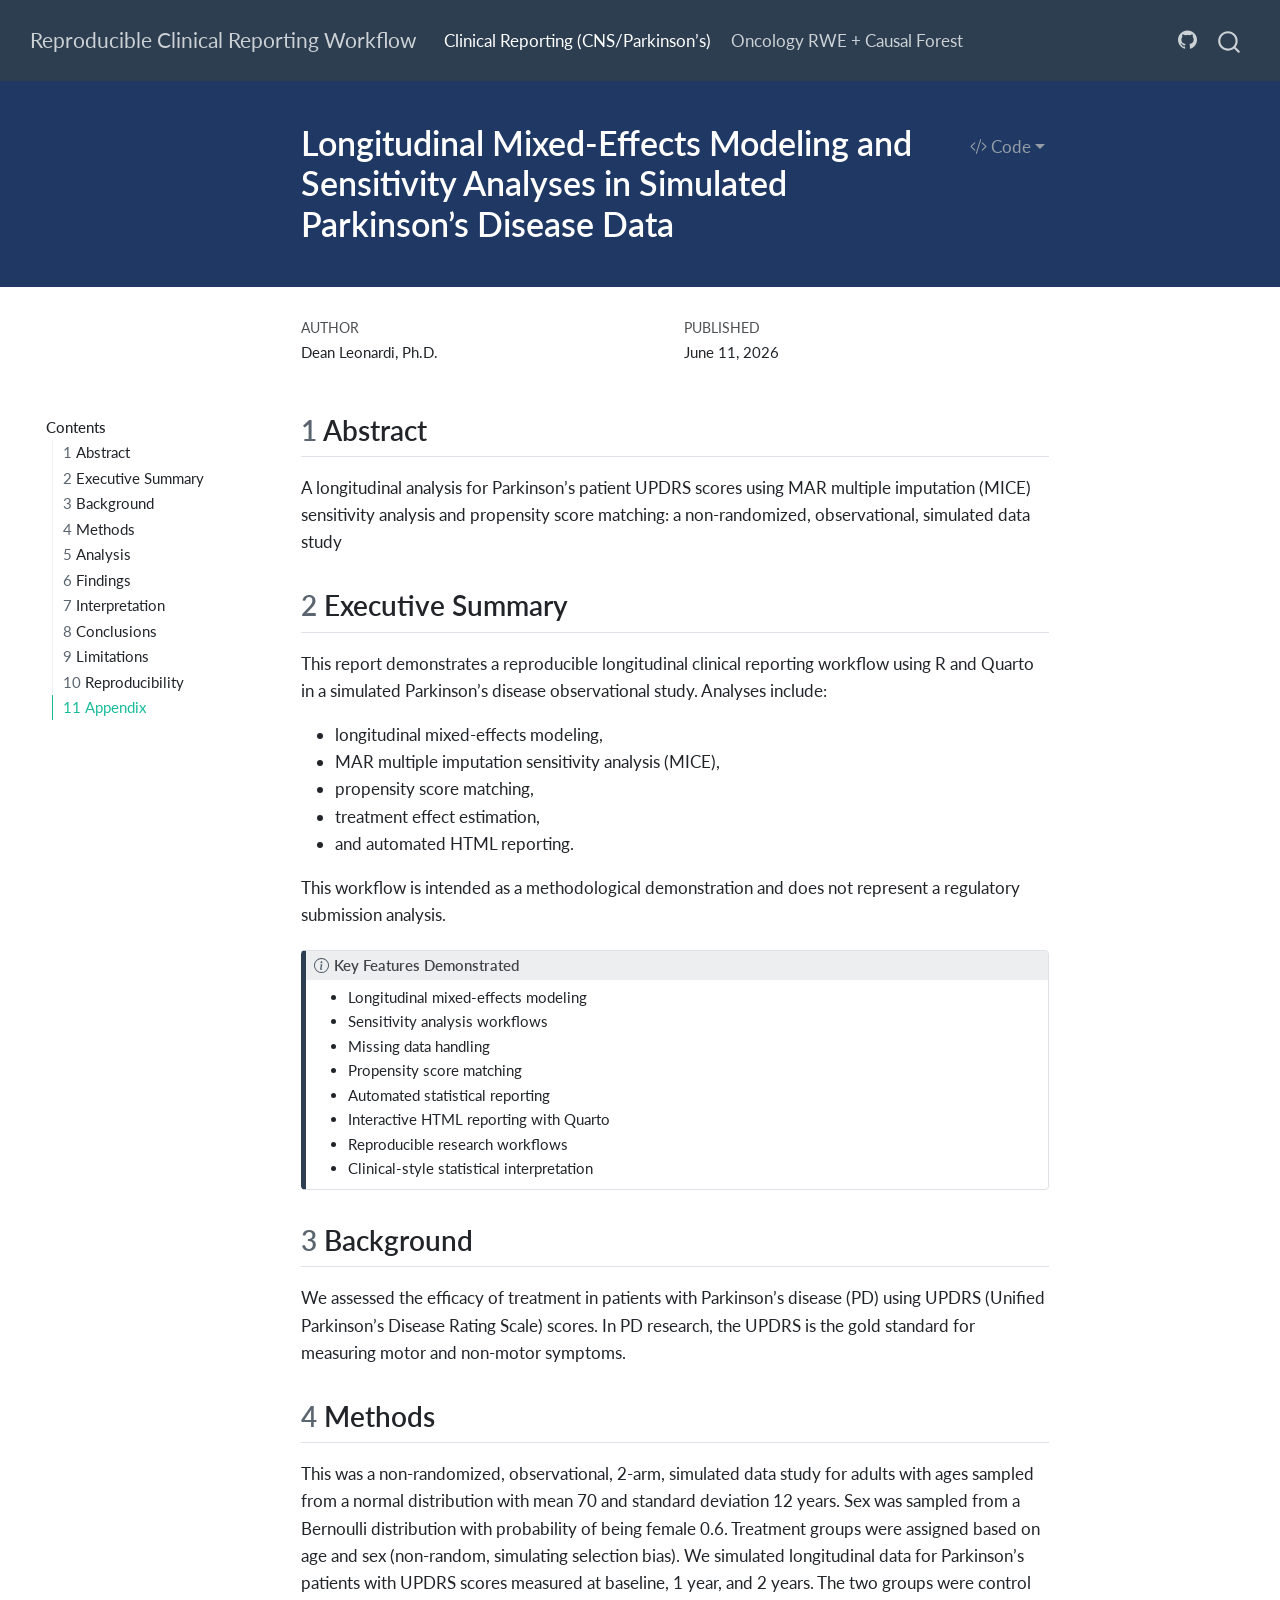
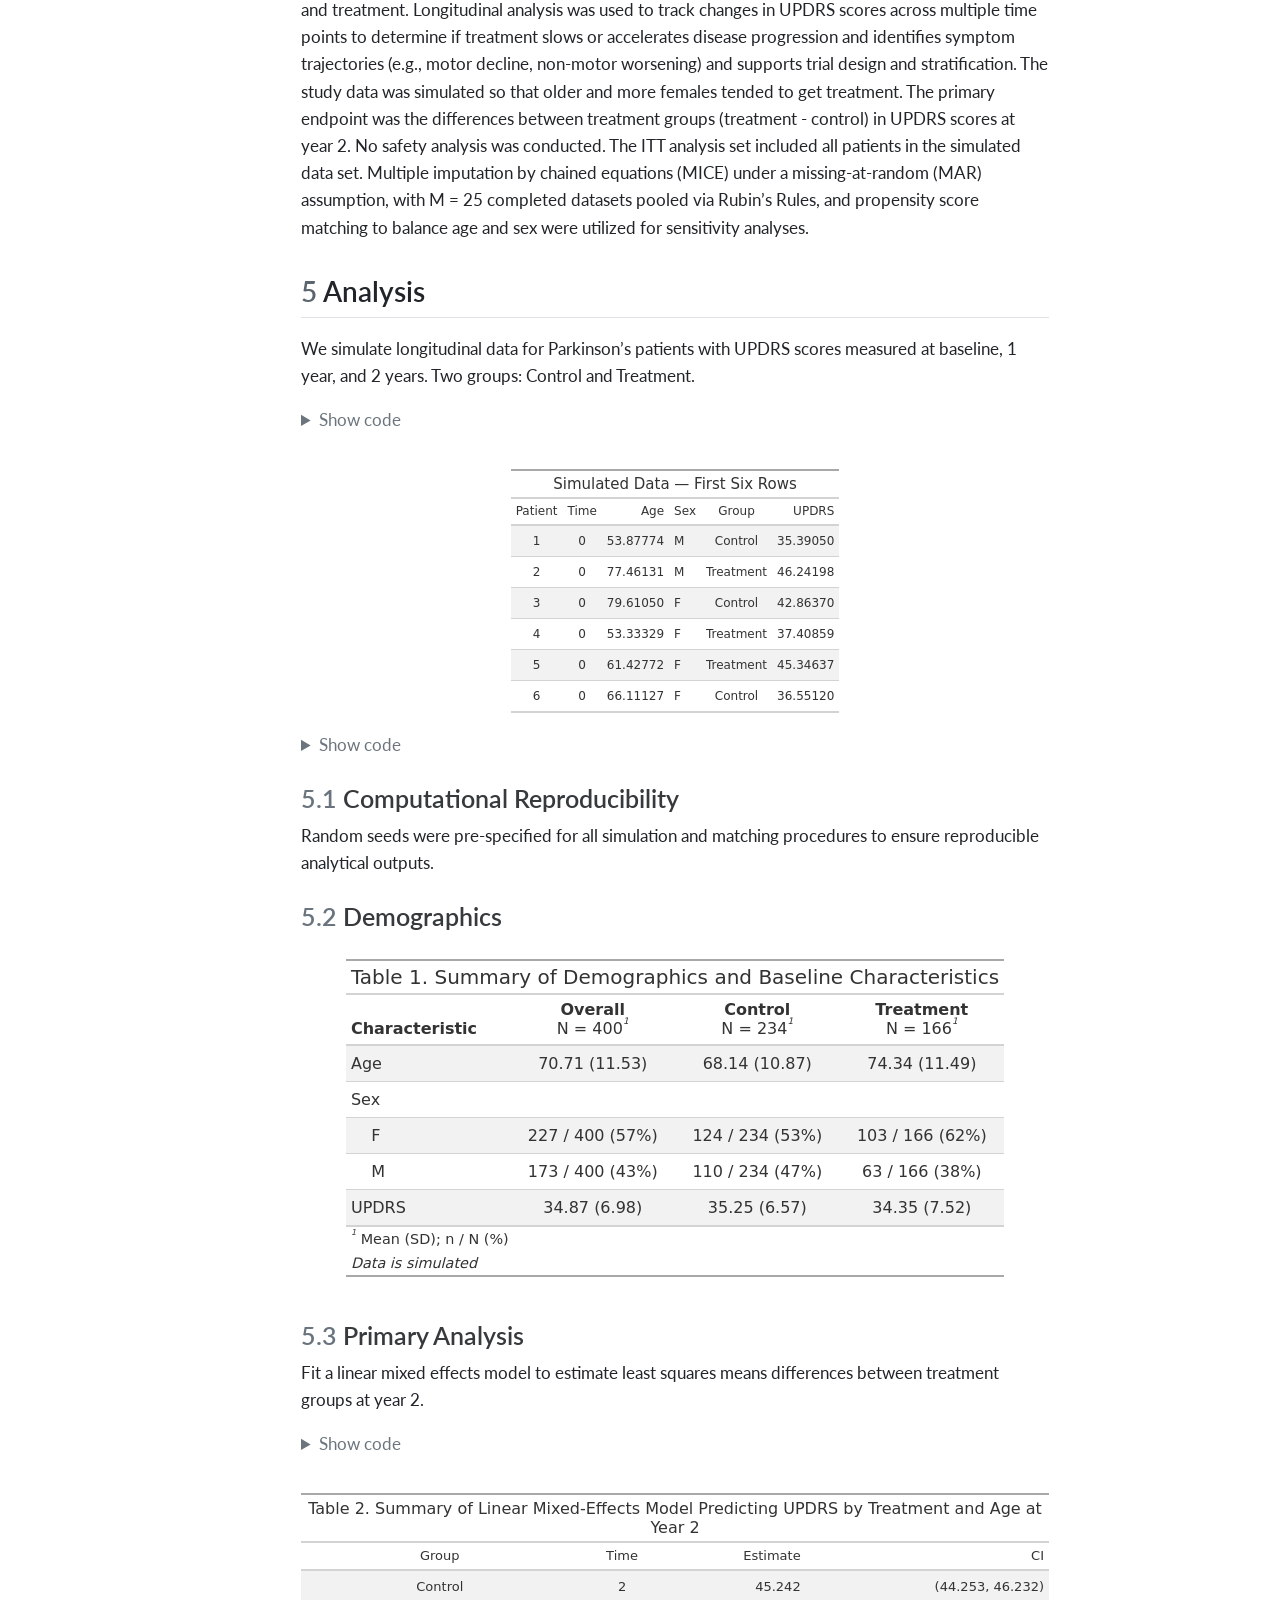
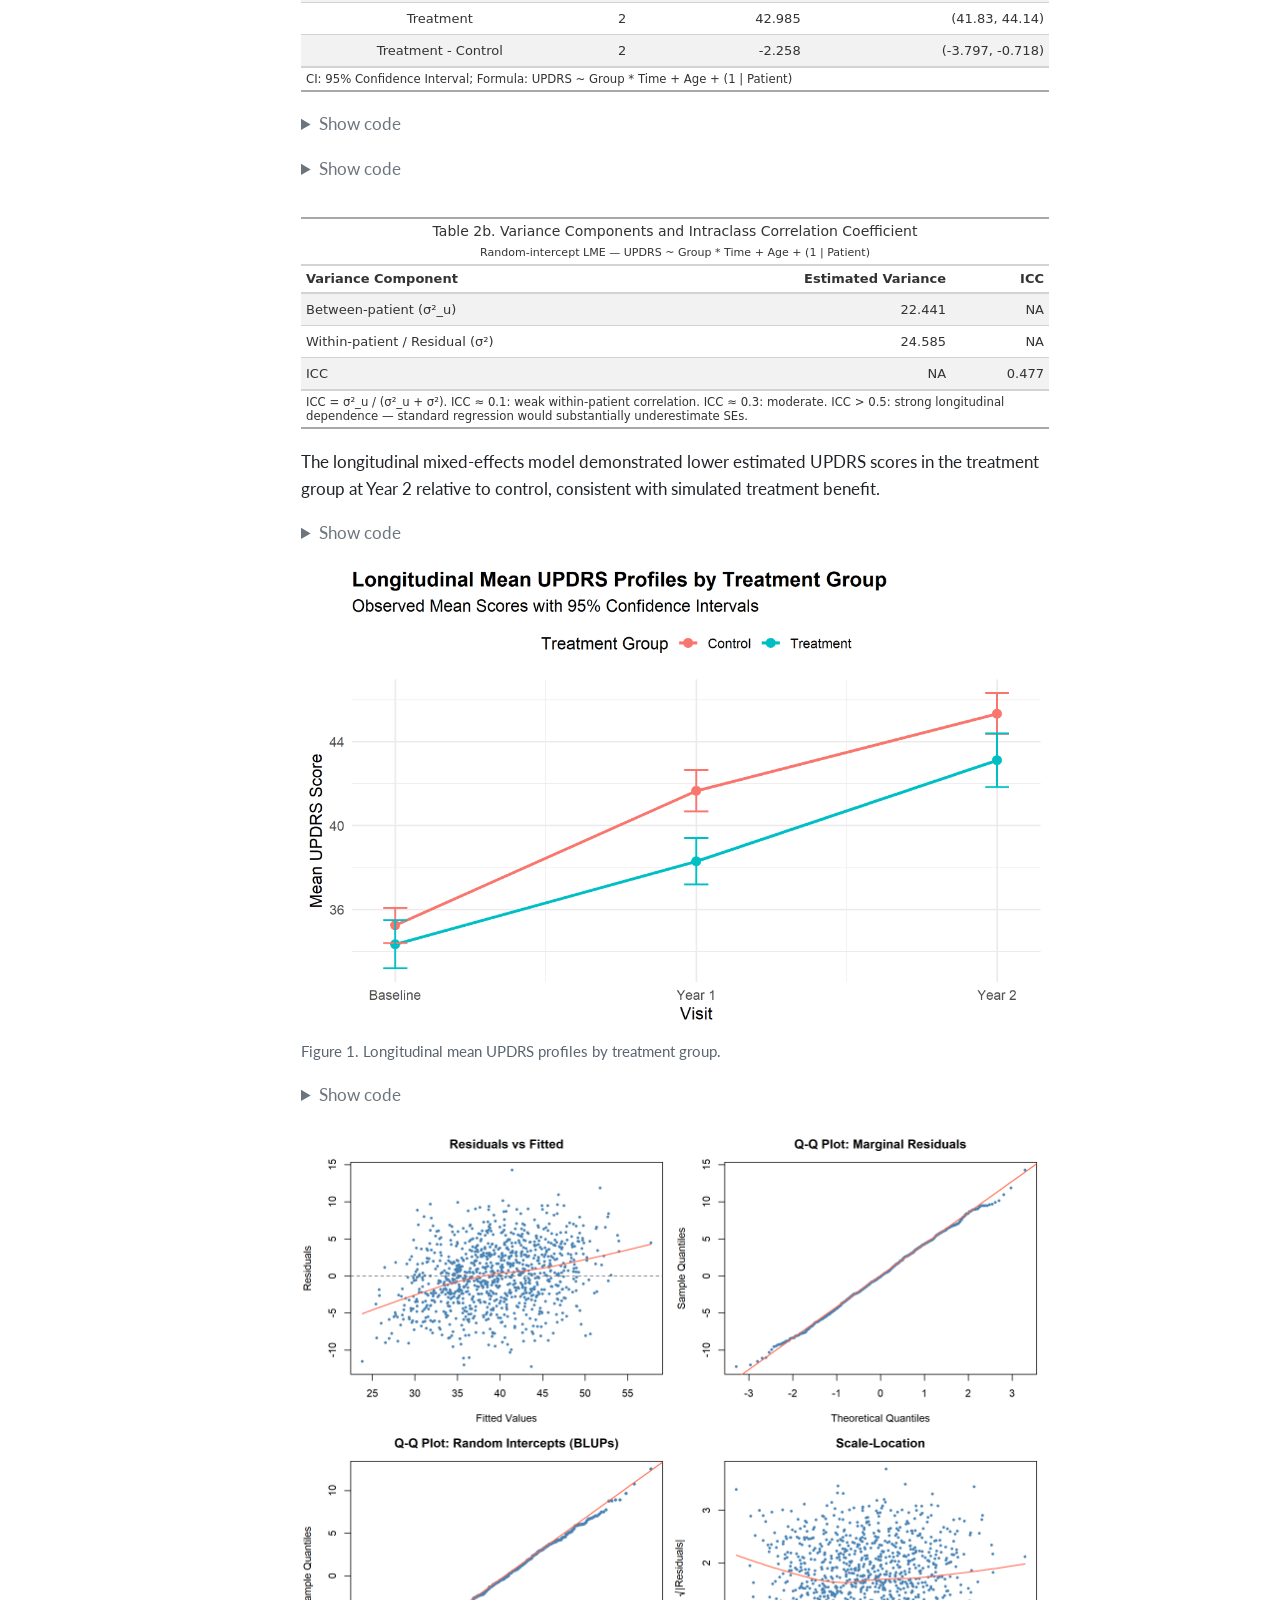
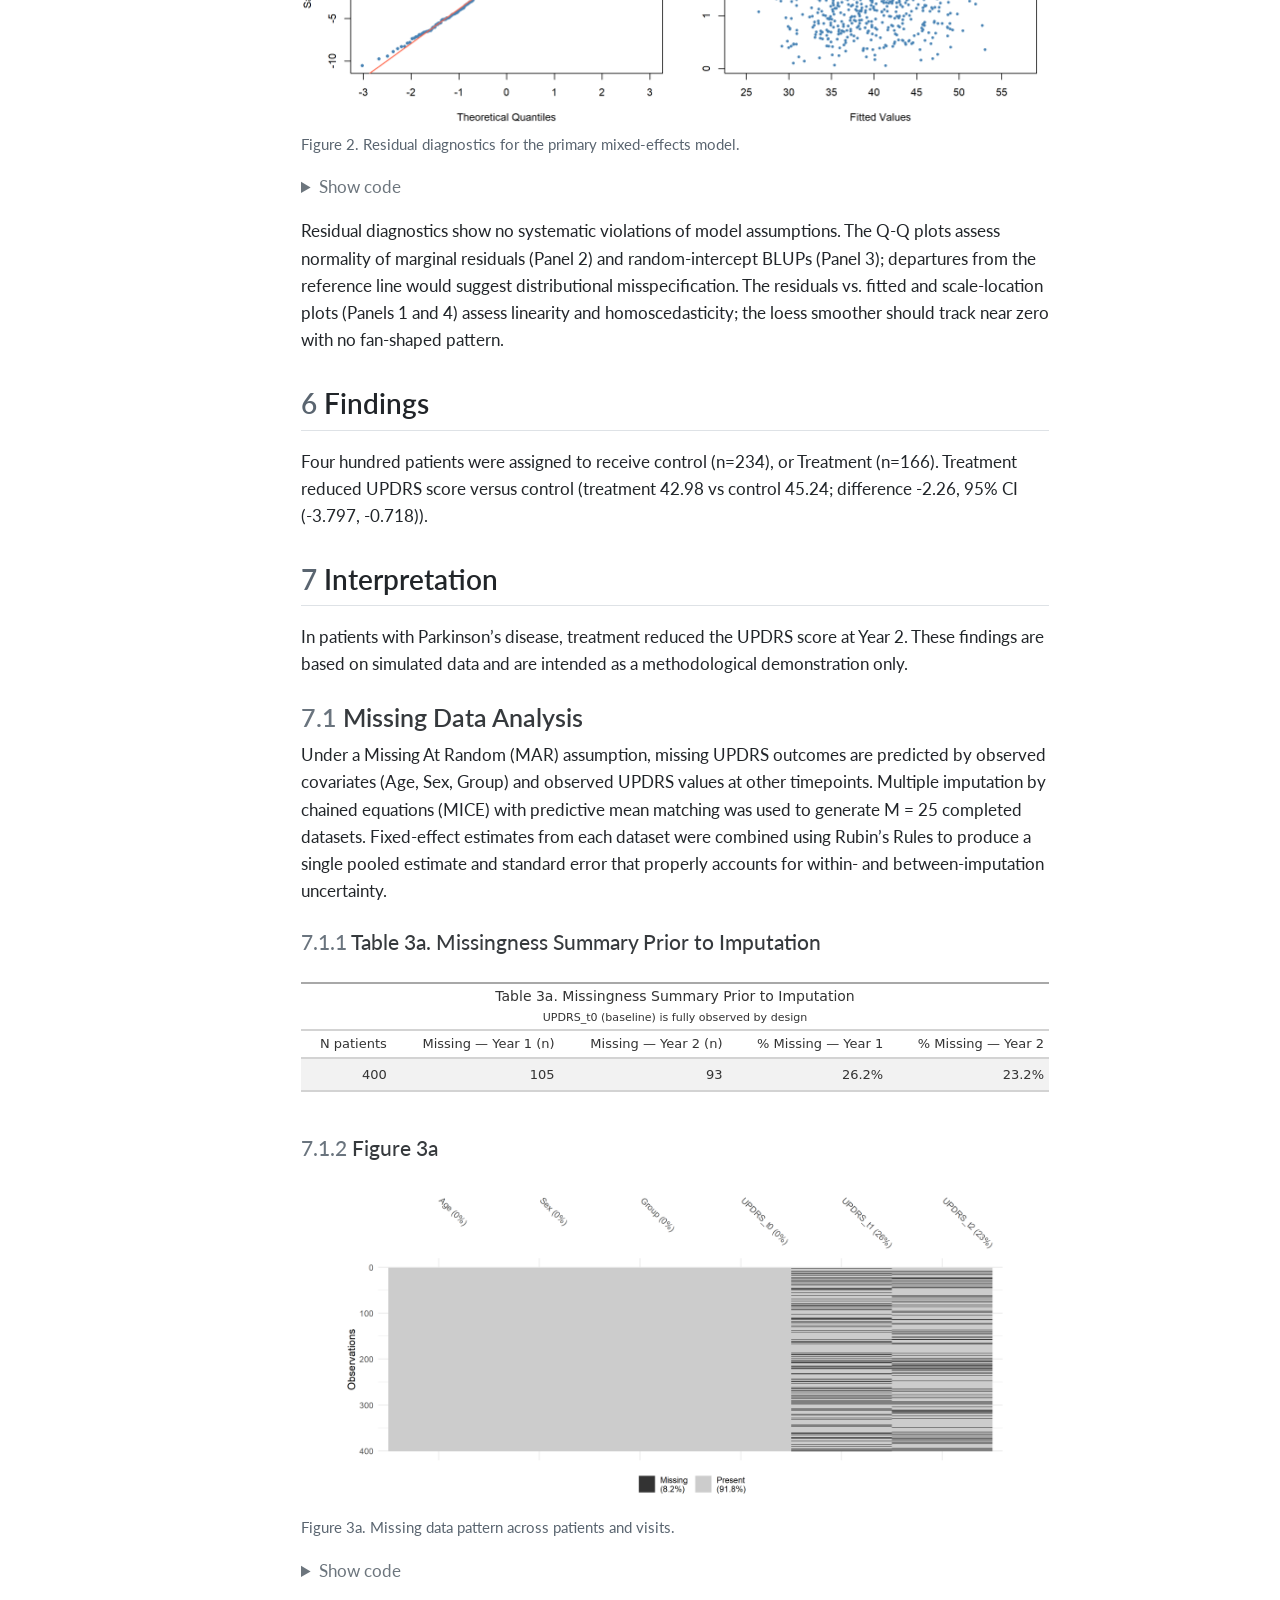
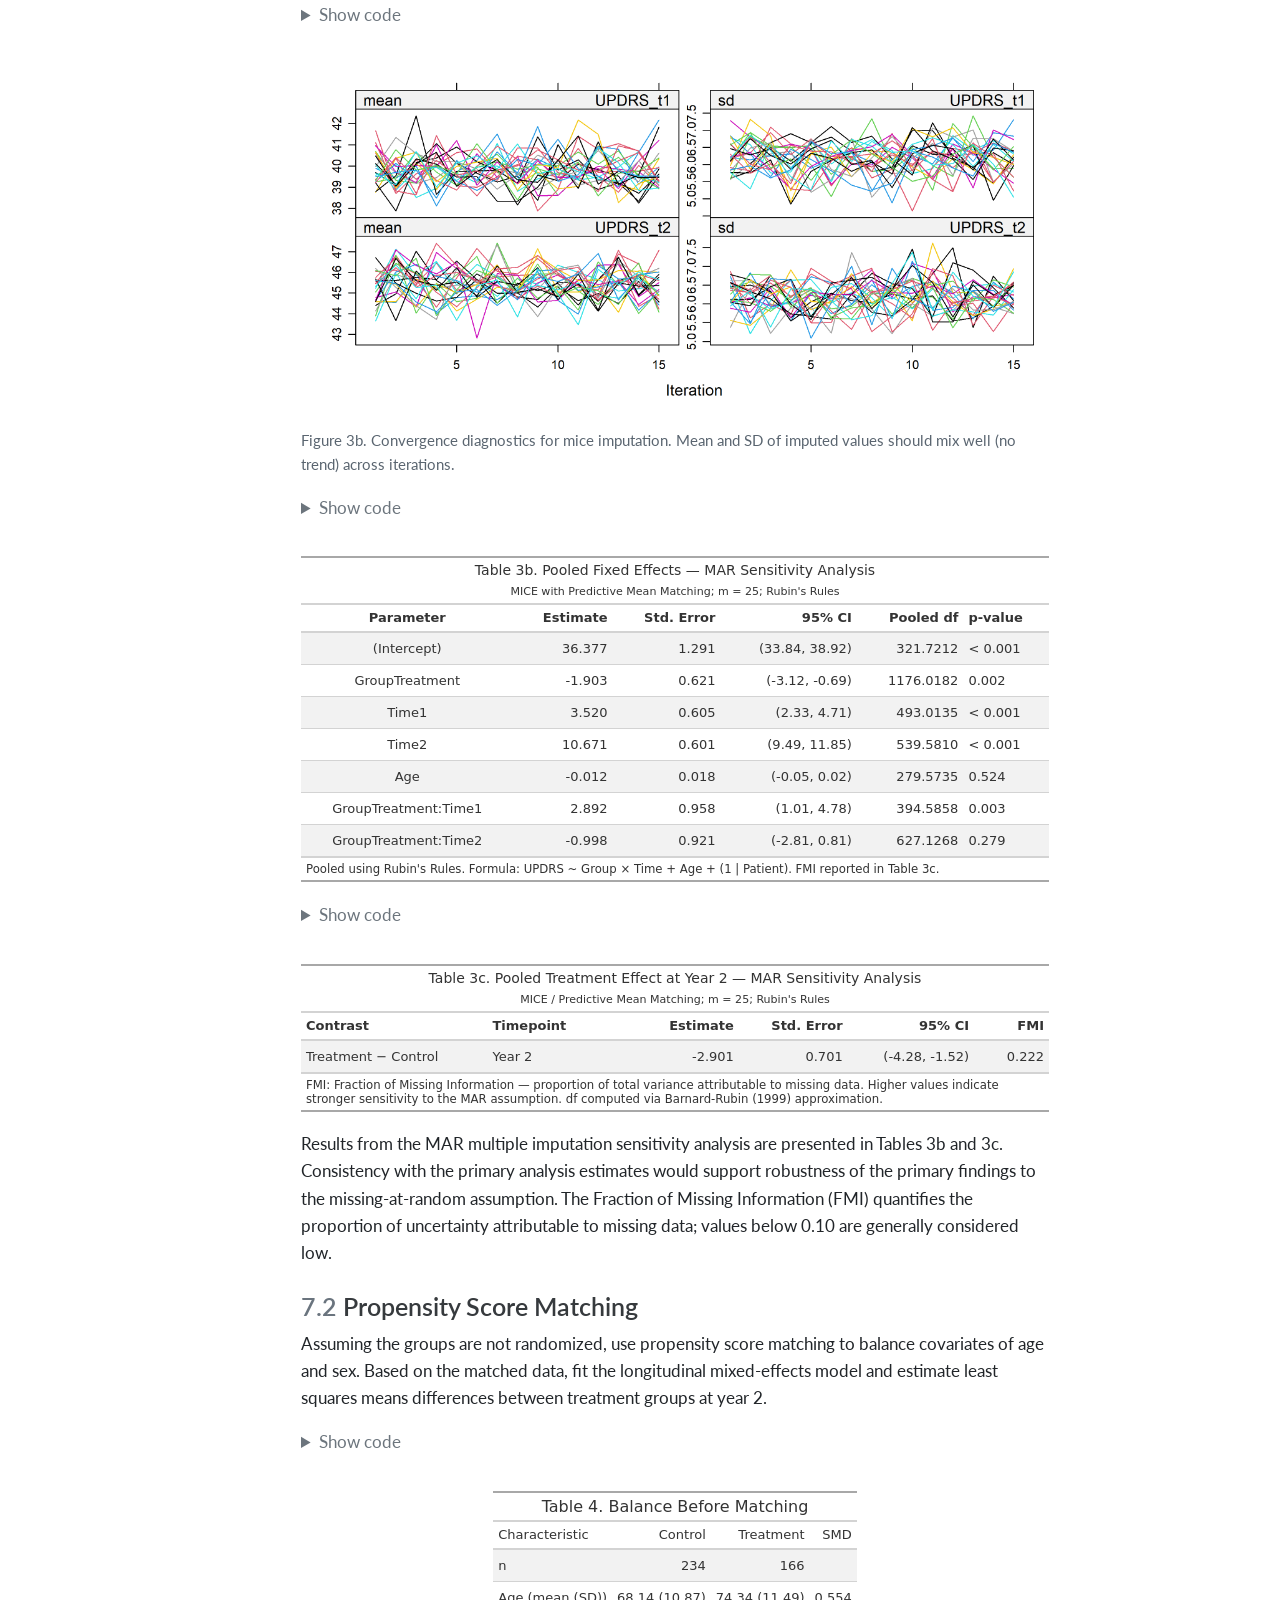
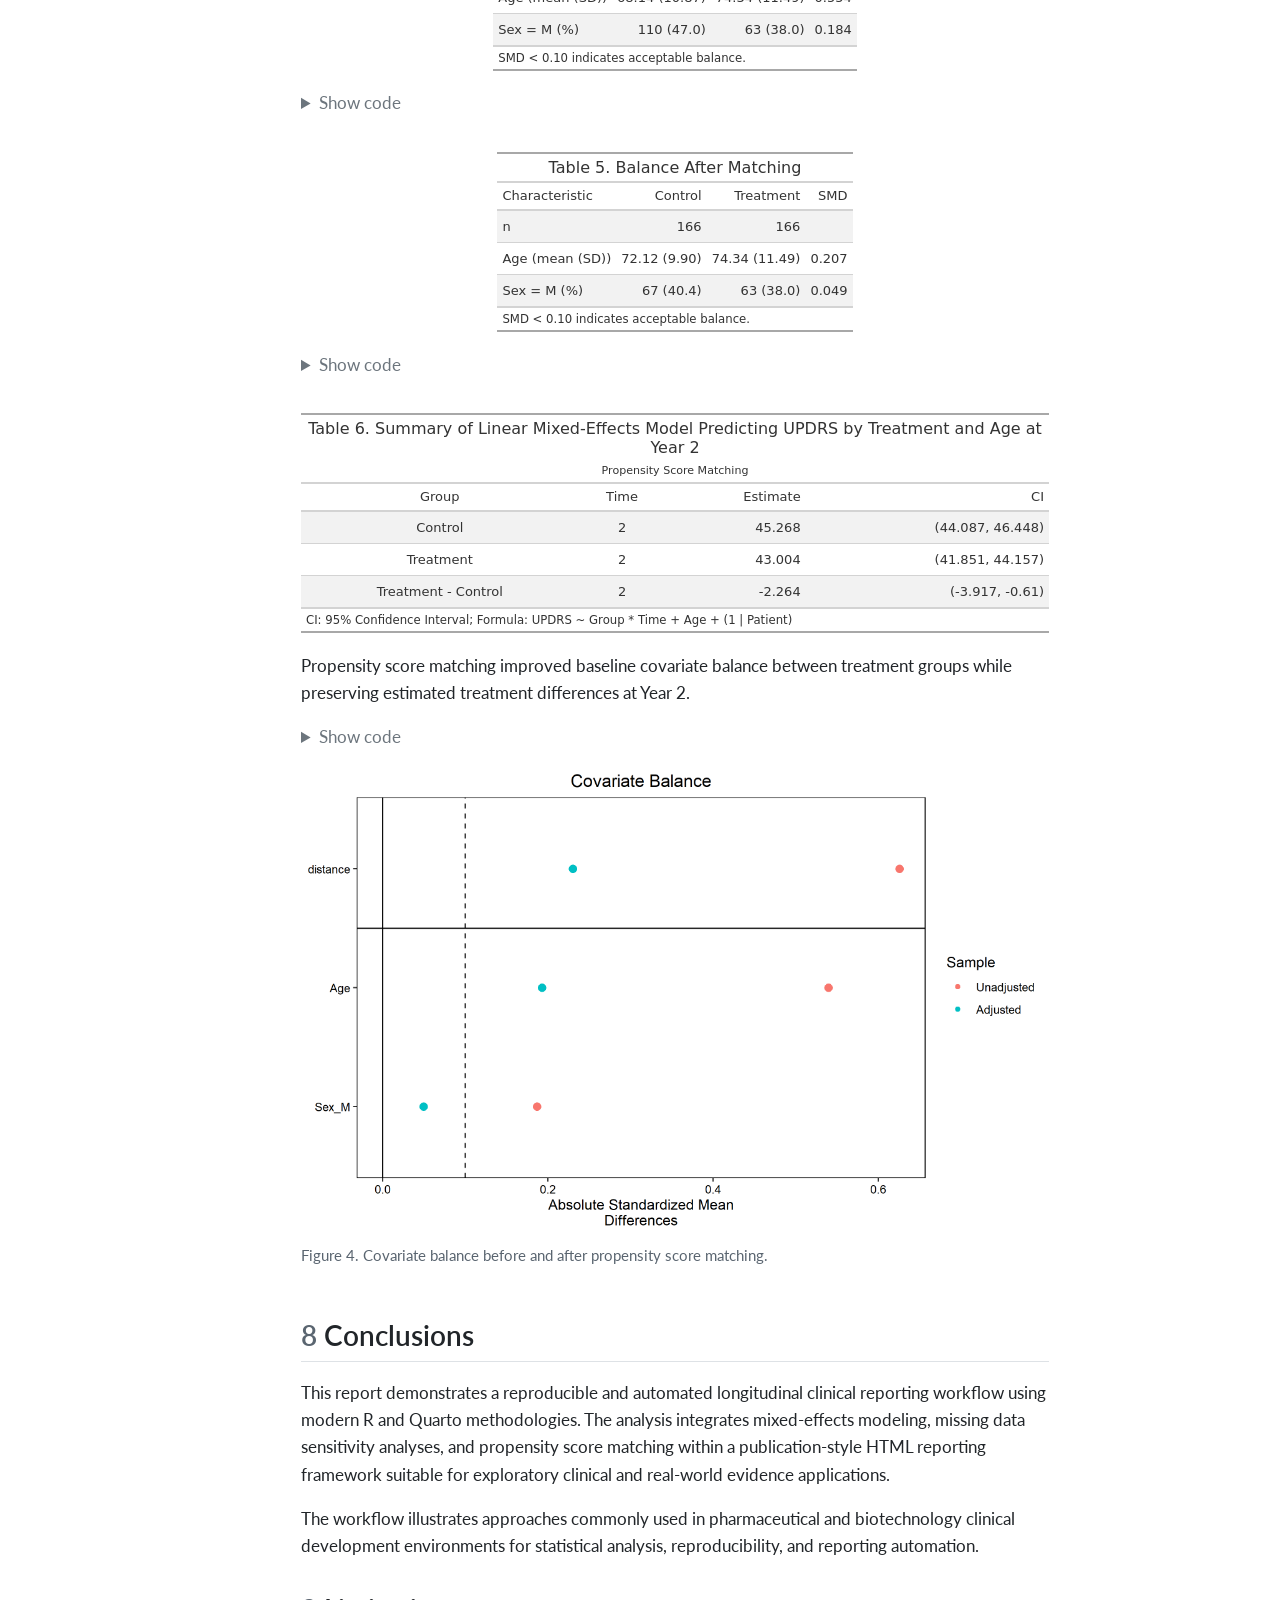
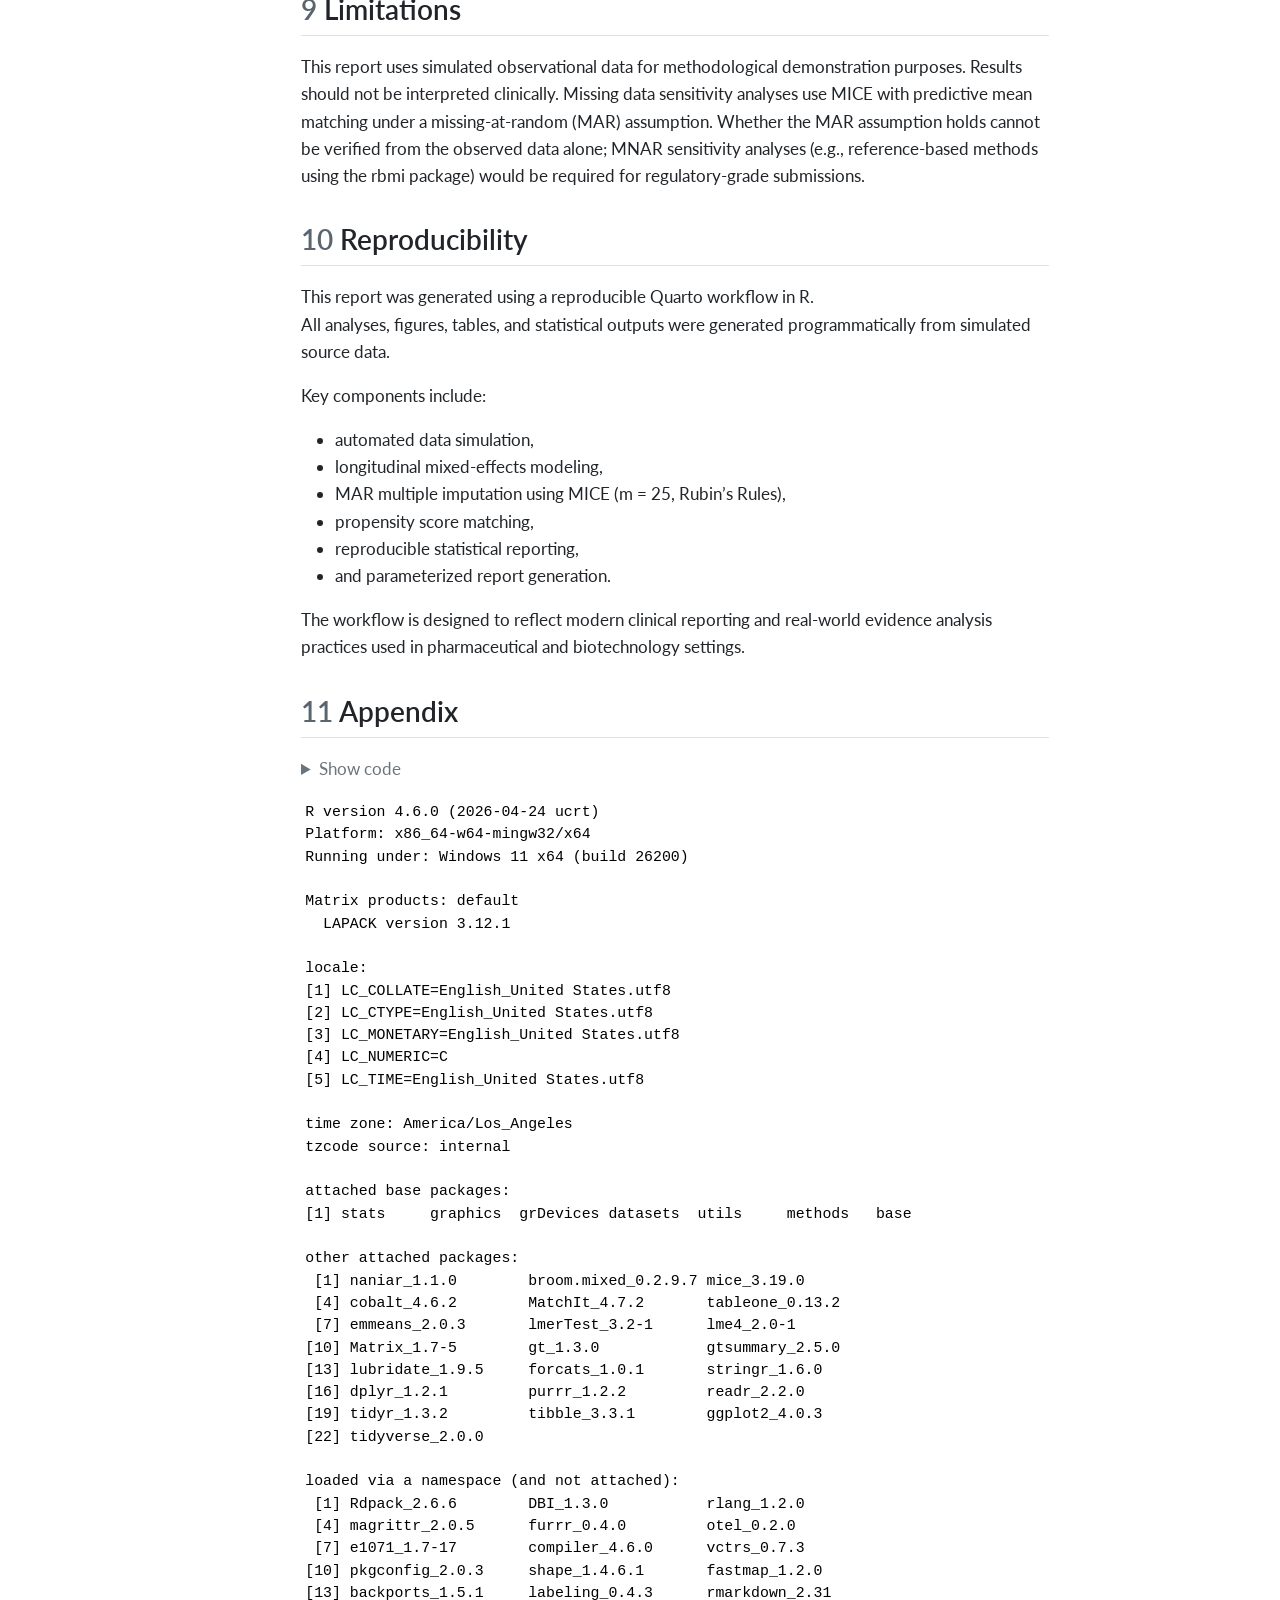
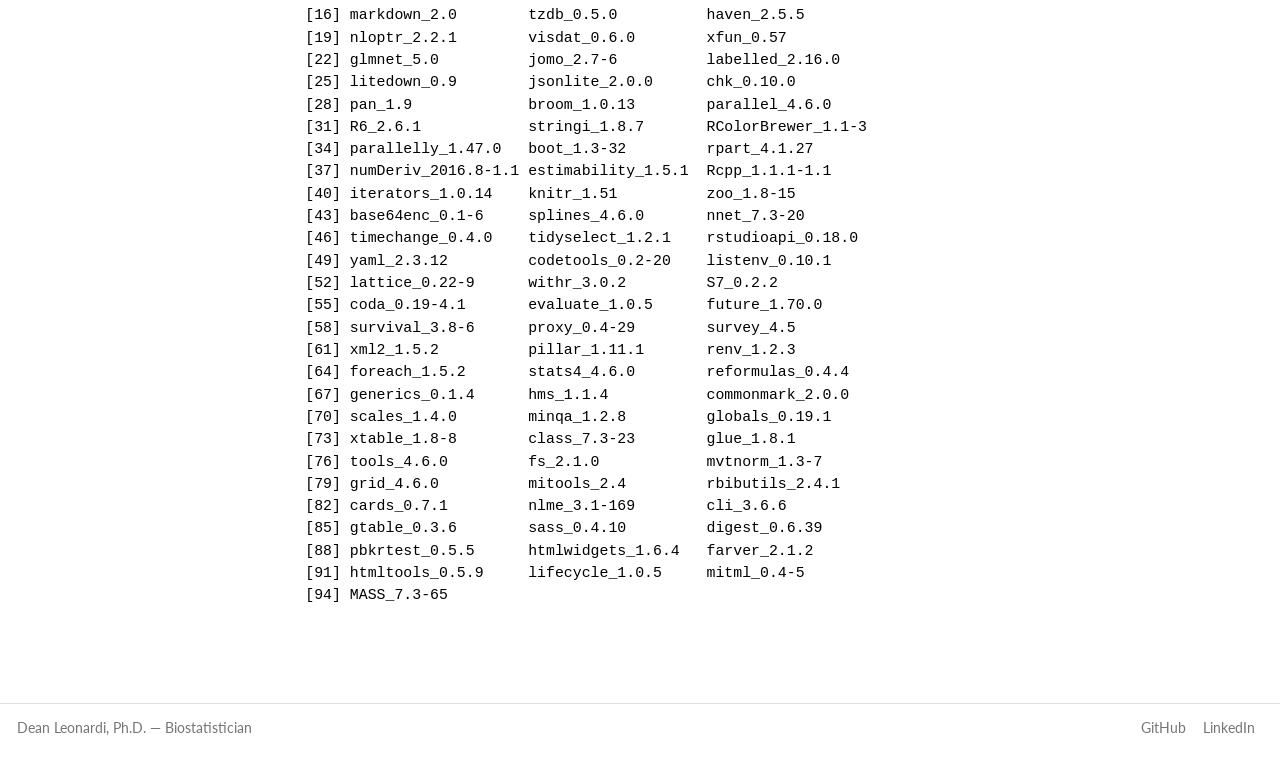
<file: docs/index.html>
<!DOCTYPE html>
<html xmlns="http://www.w3.org/1999/xhtml" lang="en" xml:lang="en"><head>

<meta charset="utf-8">
<meta name="generator" content="quarto-1.9.37">

<meta name="viewport" content="width=device-width, initial-scale=1.0, user-scalable=yes">

<meta name="author" content="Dean Leonardi, Ph.D.">
<meta name="dcterms.date" content="2026-06-11">

<title>Longitudinal Mixed-Effects Modeling and Sensitivity Analyses in Simulated Parkinson’s Disease Data – Reproducible Clinical Reporting Workflow</title>
<style>
/* Default styles provided by pandoc.
** See https://pandoc.org/MANUAL.html#variables-for-html for config info.
*/
code{white-space: pre-wrap;}
span.smallcaps{font-variant: small-caps;}
div.columns{display: flex; gap: min(4vw, 1.5em);}
div.column{flex: auto; overflow-x: auto;}
div.hanging-indent{margin-left: 1.5em; text-indent: -1.5em;}
ul.task-list{list-style: none;}
ul.task-list li input[type="checkbox"] {
  width: 0.8em;
  margin: 0 0.8em 0.2em -1em; /* quarto-specific, see https://github.com/quarto-dev/quarto-cli/issues/4556 */ 
  vertical-align: middle;
}
/* CSS for syntax highlighting */
html { -webkit-text-size-adjust: 100%; }
pre > code.sourceCode { white-space: pre; position: relative; }
pre > code.sourceCode > span { display: inline-block; line-height: 1.25; }
pre > code.sourceCode > span:empty { height: 1.2em; }
.sourceCode { overflow: visible; }
code.sourceCode > span { color: inherit; text-decoration: inherit; }
div.sourceCode { margin: 1em 0; }
pre.sourceCode { margin: 0; }
@media screen {
div.sourceCode { overflow: auto; }
}
@media print {
pre > code.sourceCode { white-space: pre-wrap; }
pre > code.sourceCode > span { text-indent: -5em; padding-left: 5em; }
}
pre.numberSource code
  { counter-reset: source-line 0; }
pre.numberSource code > span
  { position: relative; left: -4em; counter-increment: source-line; }
pre.numberSource code > span > a:first-child::before
  { content: counter(source-line);
    position: relative; left: -1em; text-align: right; vertical-align: baseline;
    border: none; display: inline-block;
    -webkit-touch-callout: none; -webkit-user-select: none;
    -khtml-user-select: none; -moz-user-select: none;
    -ms-user-select: none; user-select: none;
    padding: 0 4px; width: 4em;
  }
pre.numberSource { margin-left: 3em;  padding-left: 4px; }
div.sourceCode
  {   }
@media screen {
pre > code.sourceCode > span > a:first-child::before { text-decoration: underline; }
}
</style>


<script src="site_libs/quarto-nav/quarto-nav.js"></script>
<script src="site_libs/quarto-nav/headroom.min.js"></script>
<script src="site_libs/clipboard/clipboard.min.js"></script>
<script src="site_libs/quarto-search/autocomplete.umd.js"></script>
<script src="site_libs/quarto-search/fuse.min.js"></script>
<script src="site_libs/quarto-search/quarto-search.js"></script>
<meta name="quarto:offset" content="./">
<script src="site_libs/quarto-html/quarto.js" type="module"></script>
<script src="site_libs/quarto-html/tabsets/tabsets.js" type="module"></script>
<script src="site_libs/quarto-html/popper.min.js"></script>
<script src="site_libs/quarto-html/tippy.umd.min.js"></script>
<script src="site_libs/quarto-html/anchor.min.js"></script>
<link href="site_libs/quarto-html/tippy.css" rel="stylesheet">
<link href="site_libs/quarto-html/quarto-syntax-highlighting-acf12a64177840b8d86f2d4f01b2e9fb.css" rel="stylesheet" id="quarto-text-highlighting-styles">
<script src="site_libs/bootstrap/bootstrap.min.js"></script>
<link href="site_libs/bootstrap/bootstrap-icons.css" rel="stylesheet">
<link href="site_libs/bootstrap/bootstrap-2ce193d8c4a4ddb5de9190e3406696be.min.css" rel="stylesheet" append-hash="true" id="quarto-bootstrap" data-mode="light">
<script id="quarto-search-options" type="application/json">{
  "location": "navbar",
  "copy-button": false,
  "collapse-after": 3,
  "panel-placement": "end",
  "type": "overlay",
  "limit": 50,
  "keyboard-shortcut": [
    "f",
    "/",
    "s"
  ],
  "show-item-context": false,
  "language": {
    "search-no-results-text": "No results",
    "search-matching-documents-text": "matching documents",
    "search-copy-link-title": "Copy link to search",
    "search-hide-matches-text": "Hide additional matches",
    "search-more-match-text": "more match in this document",
    "search-more-matches-text": "more matches in this document",
    "search-clear-button-title": "Clear",
    "search-text-placeholder": "",
    "search-detached-cancel-button-title": "Cancel",
    "search-submit-button-title": "Submit",
    "search-label": "Search"
  }
}</script>
<style>html{ scroll-behavior: smooth; }</style>
<style>

      .quarto-title-block .quarto-title-banner h1,
      .quarto-title-block .quarto-title-banner h2,
      .quarto-title-block .quarto-title-banner h3,
      .quarto-title-block .quarto-title-banner h4,
      .quarto-title-block .quarto-title-banner h5,
      .quarto-title-block .quarto-title-banner h6
      {
        color: white;
      }

      .quarto-title-block .quarto-title-banner {
        color: white;
background: #1F3864;
      }
</style>


</head>

<body class="floating nav-fixed quarto-light">

<div id="quarto-search-results"></div>
  <header id="quarto-header" class="headroom fixed-top quarto-banner">
    <nav class="navbar navbar-expand-lg " data-bs-theme="dark">
      <div class="navbar-container container-fluid">
      <div class="navbar-brand-container mx-auto">
    <a class="navbar-brand" href="./index.html">
    <span class="navbar-title">Reproducible Clinical Reporting Workflow</span>
    </a>
  </div>
            <div id="quarto-search" class="" title="Search"></div>
          <button class="navbar-toggler" type="button" data-bs-toggle="collapse" data-bs-target="#navbarCollapse" aria-controls="navbarCollapse" role="menu" aria-expanded="false" aria-label="Toggle navigation" onclick="if (window.quartoToggleHeadroom) { window.quartoToggleHeadroom(); }">
  <span class="navbar-toggler-icon"></span>
</button>
          <div class="collapse navbar-collapse" id="navbarCollapse">
            <ul class="navbar-nav navbar-nav-scroll me-auto">
  <li class="nav-item">
    <a class="nav-link active" href="./index.html" aria-current="page"> 
<span class="menu-text">Clinical Reporting (CNS/Parkinson’s)</span></a>
  </li>  
  <li class="nav-item">
    <a class="nav-link" href="./oncology_rwe.html"> 
<span class="menu-text">Oncology RWE + Causal Forest</span></a>
  </li>  
</ul>
            <ul class="navbar-nav navbar-nav-scroll ms-auto">
  <li class="nav-item compact">
    <a class="nav-link" href="https://github.com/DeanLeonardiStats/clinical-reporting-workflow-r-quarto"> <i class="bi bi-github" role="img" aria-label="GitHub Repository">
</i> 
<span class="menu-text"></span></a>
  </li>  
</ul>
          </div> <!-- /navcollapse -->
            <div class="quarto-navbar-tools">
</div>
      </div> <!-- /container-fluid -->
    </nav>
</header>
<!-- content -->
<header id="title-block-header" class="quarto-title-block default toc-left page-columns page-full">
  <div class="quarto-title-banner page-columns page-full">
    <div class="quarto-title column-body">
      <div class="quarto-title-block"><div><h1 class="title">Longitudinal Mixed-Effects Modeling and Sensitivity Analyses in Simulated Parkinson’s Disease Data</h1><button type="button" class="btn code-tools-button dropdown-toggle" id="quarto-code-tools-menu" data-bs-toggle="dropdown" aria-expanded="false"><i class="bi"></i> Code</button><ul class="dropdown-menu dropdown-menu-end" aria-labelelledby="quarto-code-tools-menu"><li><a id="quarto-show-all-code" class="dropdown-item" href="javascript:void(0)" role="button">Show All Code</a></li><li><a id="quarto-hide-all-code" class="dropdown-item" href="javascript:void(0)" role="button">Hide All Code</a></li><li><hr class="dropdown-divider"></li><li><a id="quarto-view-source" class="dropdown-item" href="javascript:void(0)" role="button">View Source</a></li></ul></div></div>
                      </div>
  </div>
    
  
  <div class="quarto-title-meta">

      <div>
      <div class="quarto-title-meta-heading">Author</div>
      <div class="quarto-title-meta-contents">
               <p>Dean Leonardi, Ph.D. </p>
            </div>
    </div>
      
      <div>
      <div class="quarto-title-meta-heading">Published</div>
      <div class="quarto-title-meta-contents">
        <p class="date">June 11, 2026</p>
      </div>
    </div>
    
      
    </div>
    
  
  </header><div id="quarto-content" class="quarto-container page-columns page-rows-contents page-layout-article page-navbar">
<!-- sidebar -->
  <nav id="quarto-sidebar" class="sidebar collapse collapse-horizontal quarto-sidebar-collapse-item sidebar-navigation floating overflow-auto">
    <nav id="TOC" role="doc-toc" class="toc-active">
    <h2 id="toc-title">Contents</h2>
   
  <ul>
  <li><a href="#abstract" id="toc-abstract" class="nav-link active" data-scroll-target="#abstract"><span class="header-section-number">1</span> Abstract</a></li>
  <li><a href="#executive-summary" id="toc-executive-summary" class="nav-link" data-scroll-target="#executive-summary"><span class="header-section-number">2</span> Executive Summary</a></li>
  <li><a href="#background" id="toc-background" class="nav-link" data-scroll-target="#background"><span class="header-section-number">3</span> Background</a></li>
  <li><a href="#methods" id="toc-methods" class="nav-link" data-scroll-target="#methods"><span class="header-section-number">4</span> Methods</a></li>
  <li><a href="#analysis" id="toc-analysis" class="nav-link" data-scroll-target="#analysis"><span class="header-section-number">5</span> Analysis</a>
  <ul class="collapse">
  <li><a href="#computational-reproducibility" id="toc-computational-reproducibility" class="nav-link" data-scroll-target="#computational-reproducibility"><span class="header-section-number">5.1</span> Computational Reproducibility</a></li>
  <li><a href="#demographics" id="toc-demographics" class="nav-link" data-scroll-target="#demographics"><span class="header-section-number">5.2</span> Demographics</a></li>
  <li><a href="#primary-analysis" id="toc-primary-analysis" class="nav-link" data-scroll-target="#primary-analysis"><span class="header-section-number">5.3</span> Primary Analysis</a></li>
  </ul></li>
  <li><a href="#findings" id="toc-findings" class="nav-link" data-scroll-target="#findings"><span class="header-section-number">6</span> Findings</a></li>
  <li><a href="#interpretation" id="toc-interpretation" class="nav-link" data-scroll-target="#interpretation"><span class="header-section-number">7</span> Interpretation</a>
  <ul class="collapse">
  <li><a href="#missing-data-analysis" id="toc-missing-data-analysis" class="nav-link" data-scroll-target="#missing-data-analysis"><span class="header-section-number">7.1</span> Missing Data Analysis</a></li>
  <li><a href="#propensity-score-matching" id="toc-propensity-score-matching" class="nav-link" data-scroll-target="#propensity-score-matching"><span class="header-section-number">7.2</span> Propensity Score Matching</a></li>
  </ul></li>
  <li><a href="#conclusions" id="toc-conclusions" class="nav-link" data-scroll-target="#conclusions"><span class="header-section-number">8</span> Conclusions</a></li>
  <li><a href="#limitations" id="toc-limitations" class="nav-link" data-scroll-target="#limitations"><span class="header-section-number">9</span> Limitations</a></li>
  <li><a href="#reproducibility" id="toc-reproducibility" class="nav-link" data-scroll-target="#reproducibility"><span class="header-section-number">10</span> Reproducibility</a></li>
  <li><a href="#appendix" id="toc-appendix" class="nav-link" data-scroll-target="#appendix"><span class="header-section-number">11</span> Appendix</a></li>
  </ul>
</nav>
</nav>
<div id="quarto-sidebar-glass" class="quarto-sidebar-collapse-item" data-bs-toggle="collapse" data-bs-target=".quarto-sidebar-collapse-item"></div>
<!-- margin-sidebar -->
    <div id="quarto-margin-sidebar" class="sidebar margin-sidebar zindex-bottom">
    </div>
<!-- main -->
<main class="content quarto-banner-title-block" id="quarto-document-content">





<section id="abstract" class="level2" data-number="1">
<h2 data-number="1" class="anchored" data-anchor-id="abstract"><span class="header-section-number">1</span> Abstract</h2>
<p>A longitudinal analysis for Parkinson’s patient UPDRS scores using MAR multiple imputation (MICE) sensitivity analysis and propensity score matching: a non-randomized, observational, simulated data study</p>
</section>
<section id="executive-summary" class="level2" data-number="2">
<h2 data-number="2" class="anchored" data-anchor-id="executive-summary"><span class="header-section-number">2</span> Executive Summary</h2>
<p>This report demonstrates a reproducible longitudinal clinical reporting workflow using R and Quarto in a simulated Parkinson’s disease observational study. Analyses include:</p>
<ul>
<li>longitudinal mixed-effects modeling,</li>
<li>MAR multiple imputation sensitivity analysis (MICE),</li>
<li>propensity score matching,</li>
<li>treatment effect estimation,</li>
<li>and automated HTML reporting.</li>
</ul>
<p>This workflow is intended as a methodological demonstration and does not represent a regulatory submission analysis.</p>
<div class="callout callout-style-default callout-note callout-titled">
<div class="callout-header d-flex align-content-center">
<div class="callout-icon-container">
<i class="callout-icon"></i>
</div>
<div class="callout-title-container flex-fill">
<span class="screen-reader-only">Note</span>Key Features Demonstrated
</div>
</div>
<div class="callout-body-container callout-body">
<ul>
<li>Longitudinal mixed-effects modeling</li>
<li>Sensitivity analysis workflows</li>
<li>Missing data handling</li>
<li>Propensity score matching</li>
<li>Automated statistical reporting</li>
<li>Interactive HTML reporting with Quarto</li>
<li>Reproducible research workflows</li>
<li>Clinical-style statistical interpretation</li>
</ul>
</div>
</div>
</section>
<section id="background" class="level2" data-number="3">
<h2 data-number="3" class="anchored" data-anchor-id="background"><span class="header-section-number">3</span> Background</h2>
<p>We assessed the efficacy of treatment in patients with Parkinson’s disease (PD) using UPDRS (Unified Parkinson’s Disease Rating Scale) scores. In PD research, the UPDRS is the gold standard for measuring motor and non-motor symptoms.</p>
</section>
<section id="methods" class="level2" data-number="4">
<h2 data-number="4" class="anchored" data-anchor-id="methods"><span class="header-section-number">4</span> Methods</h2>
<p>This was a non-randomized, observational, 2-arm, simulated data study for adults with ages sampled from a normal distribution with mean 70 and standard deviation 12 years. Sex was sampled from a Bernoulli distribution with probability of being female 0.6. Treatment groups were assigned based on age and sex (non-random, simulating selection bias). We simulated longitudinal data for Parkinson’s patients with UPDRS scores measured at baseline, 1 year, and 2 years. The two groups were control and treatment. Longitudinal analysis was used to track changes in UPDRS scores across multiple time points to determine if treatment slows or accelerates disease progression and identifies symptom trajectories (e.g., motor decline, non-motor worsening) and supports trial design and stratification. The study data was simulated so that older and more females tended to get treatment. The primary endpoint was the differences between treatment groups (treatment - control) in UPDRS scores at year 2. No safety analysis was conducted. The ITT analysis set included all patients in the simulated data set. Multiple imputation by chained equations (MICE) under a missing-at-random (MAR) assumption, with M = 25 completed datasets pooled via Rubin’s Rules, and propensity score matching to balance age and sex were utilized for sensitivity analyses.</p>
</section>
<section id="analysis" class="level2" data-number="5">
<h2 data-number="5" class="anchored" data-anchor-id="analysis"><span class="header-section-number">5</span> Analysis</h2>
<p>We simulate longitudinal data for Parkinson’s patients with UPDRS scores measured at baseline, 1 year, and 2 years. Two groups: Control and Treatment.</p>
<div class="cell">
<details class="code-fold">
<summary>Show code</summary>
<div class="code-copy-outer-scaffold"><div class="sourceCode cell-code" id="cb1"><pre class="sourceCode numberSource r number-lines code-with-copy"><code class="sourceCode r"><span id="cb1-1"><a href="#cb1-1"></a><span class="fu">set.seed</span>(<span class="dv">456</span>)</span>
<span id="cb1-2"><a href="#cb1-2"></a><span class="co"># Non-randomized observational study: older and more females tend to get treatment</span></span>
<span id="cb1-3"><a href="#cb1-3"></a>n_patients <span class="ot">&lt;-</span> <span class="dv">400</span></span>
<span id="cb1-4"><a href="#cb1-4"></a>patients <span class="ot">&lt;-</span> <span class="dv">1</span><span class="sc">:</span>n_patients</span>
<span id="cb1-5"><a href="#cb1-5"></a>times <span class="ot">&lt;-</span> <span class="fu">c</span>(<span class="dv">0</span>, <span class="dv">1</span>, <span class="dv">2</span>)  <span class="co"># baseline, 1 year, 2 years</span></span>
<span id="cb1-6"><a href="#cb1-6"></a></span>
<span id="cb1-7"><a href="#cb1-7"></a><span class="co"># Non-random group assignment: function for treatment probability</span></span>
<span id="cb1-8"><a href="#cb1-8"></a>prob_treatment <span class="ot">&lt;-</span> <span class="cf">function</span>(age, sex) {</span>
<span id="cb1-9"><a href="#cb1-9"></a>  <span class="fu">plogis</span>(<span class="sc">-</span><span class="dv">1</span> <span class="sc">+</span> <span class="fl">0.05</span><span class="sc">*</span>(age <span class="sc">-</span> <span class="dv">65</span>) <span class="sc">+</span> <span class="fl">0.6</span><span class="sc">*</span>(sex <span class="sc">==</span> <span class="st">"F"</span>))</span>
<span id="cb1-10"><a href="#cb1-10"></a>}</span>
<span id="cb1-11"><a href="#cb1-11"></a></span>
<span id="cb1-12"><a href="#cb1-12"></a><span class="co"># Create baseline covariates first</span></span>
<span id="cb1-13"><a href="#cb1-13"></a>baseline_covariates <span class="ot">&lt;-</span> <span class="fu">data.frame</span>(</span>
<span id="cb1-14"><a href="#cb1-14"></a>  <span class="at">Patient =</span> <span class="fu">as.factor</span>(patients),</span>
<span id="cb1-15"><a href="#cb1-15"></a>  <span class="at">Age =</span> <span class="fu">rnorm</span>(n_patients, <span class="at">mean =</span> <span class="dv">70</span>, <span class="at">sd =</span> <span class="dv">12</span>),  <span class="co"># Older population</span></span>
<span id="cb1-16"><a href="#cb1-16"></a>  <span class="at">Sex =</span> <span class="fu">sample</span>(<span class="fu">c</span>(<span class="st">"M"</span>, <span class="st">"F"</span>), n_patients, <span class="at">replace =</span> <span class="cn">TRUE</span>, <span class="at">prob =</span> <span class="fu">c</span>(<span class="fl">0.4</span>, <span class="fl">0.6</span>))  <span class="co"># More females</span></span>
<span id="cb1-17"><a href="#cb1-17"></a>)</span>
<span id="cb1-18"><a href="#cb1-18"></a></span>
<span id="cb1-19"><a href="#cb1-19"></a><span class="co"># Assign groups based on age and sex (non-random, simulating selection bias)</span></span>
<span id="cb1-20"><a href="#cb1-20"></a>baseline_covariates<span class="sc">$</span>Group <span class="ot">&lt;-</span> <span class="fu">as.factor</span>(<span class="fu">sapply</span>(<span class="dv">1</span><span class="sc">:</span>n_patients, <span class="cf">function</span>(i) {</span>
<span id="cb1-21"><a href="#cb1-21"></a>  <span class="cf">if</span> (<span class="fu">runif</span>(<span class="dv">1</span>) <span class="sc">&lt;</span> <span class="fu">prob_treatment</span>(baseline_covariates<span class="sc">$</span>Age[i], baseline_covariates<span class="sc">$</span>Sex[i])) {</span>
<span id="cb1-22"><a href="#cb1-22"></a>    <span class="st">"Treatment"</span></span>
<span id="cb1-23"><a href="#cb1-23"></a>  } <span class="cf">else</span> {</span>
<span id="cb1-24"><a href="#cb1-24"></a>    <span class="st">"Control"</span></span>
<span id="cb1-25"><a href="#cb1-25"></a>  }</span>
<span id="cb1-26"><a href="#cb1-26"></a>}))</span>
<span id="cb1-27"><a href="#cb1-27"></a></span>
<span id="cb1-28"><a href="#cb1-28"></a><span class="co"># Create longitudinal data frame</span></span>
<span id="cb1-29"><a href="#cb1-29"></a>data <span class="ot">&lt;-</span> <span class="fu">expand.grid</span>(<span class="at">Patient =</span> patients, <span class="at">Time =</span> times)</span>
<span id="cb1-30"><a href="#cb1-30"></a>data<span class="sc">$</span>Patient <span class="ot">&lt;-</span> <span class="fu">as.factor</span>(data<span class="sc">$</span>Patient)</span>
<span id="cb1-31"><a href="#cb1-31"></a>data<span class="sc">$</span>Time <span class="ot">&lt;-</span> <span class="fu">as.factor</span>(data<span class="sc">$</span>Time)</span>
<span id="cb1-32"><a href="#cb1-32"></a></span>
<span id="cb1-33"><a href="#cb1-33"></a><span class="co"># Merge with baseline covariates</span></span>
<span id="cb1-34"><a href="#cb1-34"></a>data <span class="ot">&lt;-</span> data <span class="sc">%&gt;%</span> <span class="fu">left_join</span>(baseline_covariates, <span class="at">by =</span> <span class="st">"Patient"</span>)</span>
<span id="cb1-35"><a href="#cb1-35"></a></span>
<span id="cb1-36"><a href="#cb1-36"></a><span class="co"># Patient-level random intercepts — generates realistic between-patient variance</span></span>
<span id="cb1-37"><a href="#cb1-37"></a><span class="co"># SD_u = 5 (between-patient), SD_eps = 5 (within-patient) → ICC ≈ 0.50</span></span>
<span id="cb1-38"><a href="#cb1-38"></a><span class="co"># Without this, lme4 estimates σ²_u ≈ 0 and the mixed model offers no advantage</span></span>
<span id="cb1-39"><a href="#cb1-39"></a><span class="co"># over standard regression, undermining the methodological rationale.</span></span>
<span id="cb1-40"><a href="#cb1-40"></a>patient_re <span class="ot">&lt;-</span> <span class="fu">rnorm</span>(n_patients, <span class="at">mean =</span> <span class="dv">0</span>, <span class="at">sd =</span> <span class="dv">5</span>)</span>
<span id="cb1-41"><a href="#cb1-41"></a></span>
<span id="cb1-42"><a href="#cb1-42"></a><span class="co"># Simulate UPDRS scores with patient random intercepts</span></span>
<span id="cb1-43"><a href="#cb1-43"></a>data<span class="sc">$</span>UPDRS <span class="ot">&lt;-</span> <span class="fu">rnorm</span>(<span class="fu">nrow</span>(data),</span>
<span id="cb1-44"><a href="#cb1-44"></a>  <span class="at">mean =</span> <span class="dv">35</span> <span class="sc">+</span> <span class="dv">5</span> <span class="sc">*</span> <span class="fu">as.numeric</span>(<span class="fu">as.character</span>(data<span class="sc">$</span>Time)) <span class="sc">+</span></span>
<span id="cb1-45"><a href="#cb1-45"></a>         <span class="fu">ifelse</span>(data<span class="sc">$</span>Group <span class="sc">==</span> <span class="st">"Treatment"</span>, <span class="sc">-</span><span class="fl">1.5</span>, <span class="dv">0</span>) <span class="sc">+</span></span>
<span id="cb1-46"><a href="#cb1-46"></a>         patient_re[<span class="fu">as.numeric</span>(data<span class="sc">$</span>Patient)],</span>
<span id="cb1-47"><a href="#cb1-47"></a>  <span class="at">sd =</span> <span class="dv">5</span>)</span>
<span id="cb1-48"><a href="#cb1-48"></a></span>
<span id="cb1-49"><a href="#cb1-49"></a><span class="co"># Parameterization of missing data</span></span>
<span id="cb1-50"><a href="#cb1-50"></a>data<span class="sc">$</span>UPDRS <span class="ot">&lt;-</span> <span class="fu">ifelse</span>(</span>
<span id="cb1-51"><a href="#cb1-51"></a>  <span class="fu">runif</span>(<span class="fu">nrow</span>(data)) <span class="sc">&lt;</span> params<span class="sc">$</span>missing_rate <span class="sc">&amp;</span></span>
<span id="cb1-52"><a href="#cb1-52"></a>  data<span class="sc">$</span>Time <span class="sc">!=</span> <span class="st">"0"</span>,</span>
<span id="cb1-53"><a href="#cb1-53"></a>  <span class="cn">NA</span>,</span>
<span id="cb1-54"><a href="#cb1-54"></a>  data<span class="sc">$</span>UPDRS</span>
<span id="cb1-55"><a href="#cb1-55"></a>)</span>
<span id="cb1-56"><a href="#cb1-56"></a></span>
<span id="cb1-57"><a href="#cb1-57"></a>data <span class="sc">|&gt;</span></span>
<span id="cb1-58"><a href="#cb1-58"></a>  <span class="fu">head</span>() <span class="sc">|&gt;</span></span>
<span id="cb1-59"><a href="#cb1-59"></a>  <span class="fu">gt</span>() <span class="sc">|&gt;</span></span>
<span id="cb1-60"><a href="#cb1-60"></a>  <span class="fu">tab_header</span>(<span class="at">title =</span> <span class="st">"Simulated Data — First Six Rows"</span>) <span class="sc">|&gt;</span></span>
<span id="cb1-61"><a href="#cb1-61"></a>  <span class="fu">tab_options</span>(<span class="at">table.font.size =</span> <span class="fu">px</span>(<span class="dv">12</span>))</span></code></pre></div><button title="Copy to Clipboard" class="code-copy-button"><i class="bi"></i></button></div>
</details>
<div class="cell-output-display">
<div id="svchbwkecq" style="padding-left:0px;padding-right:0px;padding-top:10px;padding-bottom:10px;overflow-x:auto;overflow-y:auto;width:auto;height:auto;">
<style>#svchbwkecq table {
  font-family: system-ui, 'Segoe UI', Roboto, Helvetica, Arial, sans-serif, 'Apple Color Emoji', 'Segoe UI Emoji', 'Segoe UI Symbol', 'Noto Color Emoji';
  -webkit-font-smoothing: antialiased;
  -moz-osx-font-smoothing: grayscale;
}

#svchbwkecq thead, #svchbwkecq tbody, #svchbwkecq tfoot, #svchbwkecq tr, #svchbwkecq td, #svchbwkecq th {
  border-style: none;
}

#svchbwkecq p {
  margin: 0;
  padding: 0;
}

#svchbwkecq .gt_table {
  display: table;
  border-collapse: collapse;
  line-height: normal;
  margin-left: auto;
  margin-right: auto;
  color: #333333;
  font-size: 12px;
  font-weight: normal;
  font-style: normal;
  background-color: #FFFFFF;
  width: auto;
  border-top-style: solid;
  border-top-width: 2px;
  border-top-color: #A8A8A8;
  border-right-style: none;
  border-right-width: 2px;
  border-right-color: #D3D3D3;
  border-bottom-style: solid;
  border-bottom-width: 2px;
  border-bottom-color: #A8A8A8;
  border-left-style: none;
  border-left-width: 2px;
  border-left-color: #D3D3D3;
}

#svchbwkecq .gt_caption {
  padding-top: 4px;
  padding-bottom: 4px;
}

#svchbwkecq .gt_title {
  color: #333333;
  font-size: 125%;
  font-weight: initial;
  padding-top: 4px;
  padding-bottom: 4px;
  padding-left: 5px;
  padding-right: 5px;
  border-bottom-color: #FFFFFF;
  border-bottom-width: 0;
}

#svchbwkecq .gt_subtitle {
  color: #333333;
  font-size: 85%;
  font-weight: initial;
  padding-top: 3px;
  padding-bottom: 5px;
  padding-left: 5px;
  padding-right: 5px;
  border-top-color: #FFFFFF;
  border-top-width: 0;
}

#svchbwkecq .gt_heading {
  background-color: #FFFFFF;
  text-align: center;
  border-bottom-color: #FFFFFF;
  border-left-style: none;
  border-left-width: 1px;
  border-left-color: #D3D3D3;
  border-right-style: none;
  border-right-width: 1px;
  border-right-color: #D3D3D3;
}

#svchbwkecq .gt_bottom_border {
  border-bottom-style: solid;
  border-bottom-width: 2px;
  border-bottom-color: #D3D3D3;
}

#svchbwkecq .gt_col_headings {
  border-top-style: solid;
  border-top-width: 2px;
  border-top-color: #D3D3D3;
  border-bottom-style: solid;
  border-bottom-width: 2px;
  border-bottom-color: #D3D3D3;
  border-left-style: none;
  border-left-width: 1px;
  border-left-color: #D3D3D3;
  border-right-style: none;
  border-right-width: 1px;
  border-right-color: #D3D3D3;
}

#svchbwkecq .gt_col_heading {
  color: #333333;
  background-color: #FFFFFF;
  font-size: 100%;
  font-weight: normal;
  text-transform: inherit;
  border-left-style: none;
  border-left-width: 1px;
  border-left-color: #D3D3D3;
  border-right-style: none;
  border-right-width: 1px;
  border-right-color: #D3D3D3;
  vertical-align: bottom;
  padding-top: 5px;
  padding-bottom: 6px;
  padding-left: 5px;
  padding-right: 5px;
  overflow-x: hidden;
}

#svchbwkecq .gt_column_spanner_outer {
  color: #333333;
  background-color: #FFFFFF;
  font-size: 100%;
  font-weight: normal;
  text-transform: inherit;
  padding-top: 0;
  padding-bottom: 0;
  padding-left: 4px;
  padding-right: 4px;
}

#svchbwkecq .gt_column_spanner_outer:first-child {
  padding-left: 0;
}

#svchbwkecq .gt_column_spanner_outer:last-child {
  padding-right: 0;
}

#svchbwkecq .gt_column_spanner {
  border-bottom-style: solid;
  border-bottom-width: 2px;
  border-bottom-color: #D3D3D3;
  vertical-align: bottom;
  padding-top: 5px;
  padding-bottom: 5px;
  overflow-x: hidden;
  display: inline-block;
  width: 100%;
}

#svchbwkecq .gt_spanner_row {
  border-bottom-style: hidden;
}

#svchbwkecq .gt_group_heading {
  padding-top: 8px;
  padding-bottom: 8px;
  padding-left: 5px;
  padding-right: 5px;
  color: #333333;
  background-color: #FFFFFF;
  font-size: 100%;
  font-weight: initial;
  text-transform: inherit;
  border-top-style: solid;
  border-top-width: 2px;
  border-top-color: #D3D3D3;
  border-bottom-style: solid;
  border-bottom-width: 2px;
  border-bottom-color: #D3D3D3;
  border-left-style: none;
  border-left-width: 1px;
  border-left-color: #D3D3D3;
  border-right-style: none;
  border-right-width: 1px;
  border-right-color: #D3D3D3;
  vertical-align: middle;
  text-align: left;
}

#svchbwkecq .gt_empty_group_heading {
  padding: 0.5px;
  color: #333333;
  background-color: #FFFFFF;
  font-size: 100%;
  font-weight: initial;
  border-top-style: solid;
  border-top-width: 2px;
  border-top-color: #D3D3D3;
  border-bottom-style: solid;
  border-bottom-width: 2px;
  border-bottom-color: #D3D3D3;
  vertical-align: middle;
}

#svchbwkecq .gt_from_md > :first-child {
  margin-top: 0;
}

#svchbwkecq .gt_from_md > :last-child {
  margin-bottom: 0;
}

#svchbwkecq .gt_row {
  padding-top: 8px;
  padding-bottom: 8px;
  padding-left: 5px;
  padding-right: 5px;
  margin: 10px;
  border-top-style: solid;
  border-top-width: 1px;
  border-top-color: #D3D3D3;
  border-left-style: none;
  border-left-width: 1px;
  border-left-color: #D3D3D3;
  border-right-style: none;
  border-right-width: 1px;
  border-right-color: #D3D3D3;
  vertical-align: middle;
  overflow-x: hidden;
}

#svchbwkecq .gt_stub {
  color: #333333;
  background-color: #FFFFFF;
  font-size: 100%;
  font-weight: initial;
  text-transform: inherit;
  border-right-style: solid;
  border-right-width: 2px;
  border-right-color: #D3D3D3;
  padding-left: 5px;
  padding-right: 5px;
}

#svchbwkecq .gt_stub_row_group {
  color: #333333;
  background-color: #FFFFFF;
  font-size: 100%;
  font-weight: initial;
  text-transform: inherit;
  border-right-style: solid;
  border-right-width: 2px;
  border-right-color: #D3D3D3;
  padding-left: 5px;
  padding-right: 5px;
  vertical-align: top;
}

#svchbwkecq .gt_row_group_first td {
  border-top-width: 2px;
}

#svchbwkecq .gt_row_group_first th {
  border-top-width: 2px;
}

#svchbwkecq .gt_summary_row {
  color: #333333;
  background-color: #FFFFFF;
  text-transform: inherit;
  padding-top: 8px;
  padding-bottom: 8px;
  padding-left: 5px;
  padding-right: 5px;
}

#svchbwkecq .gt_first_summary_row {
  border-top-style: solid;
  border-top-color: #D3D3D3;
}

#svchbwkecq .gt_first_summary_row.thick {
  border-top-width: 2px;
}

#svchbwkecq .gt_last_summary_row {
  padding-top: 8px;
  padding-bottom: 8px;
  padding-left: 5px;
  padding-right: 5px;
  border-bottom-style: solid;
  border-bottom-width: 2px;
  border-bottom-color: #D3D3D3;
}

#svchbwkecq .gt_grand_summary_row {
  color: #333333;
  background-color: #FFFFFF;
  text-transform: inherit;
  padding-top: 8px;
  padding-bottom: 8px;
  padding-left: 5px;
  padding-right: 5px;
}

#svchbwkecq .gt_first_grand_summary_row {
  padding-top: 8px;
  padding-bottom: 8px;
  padding-left: 5px;
  padding-right: 5px;
  border-top-style: double;
  border-top-width: 6px;
  border-top-color: #D3D3D3;
}

#svchbwkecq .gt_last_grand_summary_row_top {
  padding-top: 8px;
  padding-bottom: 8px;
  padding-left: 5px;
  padding-right: 5px;
  border-bottom-style: double;
  border-bottom-width: 6px;
  border-bottom-color: #D3D3D3;
}

#svchbwkecq .gt_striped {
  background-color: rgba(128, 128, 128, 0.05);
}

#svchbwkecq .gt_table_body {
  border-top-style: solid;
  border-top-width: 2px;
  border-top-color: #D3D3D3;
  border-bottom-style: solid;
  border-bottom-width: 2px;
  border-bottom-color: #D3D3D3;
}

#svchbwkecq .gt_footnotes {
  color: #333333;
  background-color: #FFFFFF;
  border-bottom-style: none;
  border-bottom-width: 2px;
  border-bottom-color: #D3D3D3;
  border-left-style: none;
  border-left-width: 2px;
  border-left-color: #D3D3D3;
  border-right-style: none;
  border-right-width: 2px;
  border-right-color: #D3D3D3;
}

#svchbwkecq .gt_footnote {
  margin: 0px;
  font-size: 90%;
  padding-top: 4px;
  padding-bottom: 4px;
  padding-left: 5px;
  padding-right: 5px;
}

#svchbwkecq .gt_sourcenotes {
  color: #333333;
  background-color: #FFFFFF;
  border-bottom-style: none;
  border-bottom-width: 2px;
  border-bottom-color: #D3D3D3;
  border-left-style: none;
  border-left-width: 2px;
  border-left-color: #D3D3D3;
  border-right-style: none;
  border-right-width: 2px;
  border-right-color: #D3D3D3;
}

#svchbwkecq .gt_sourcenote {
  font-size: 90%;
  padding-top: 4px;
  padding-bottom: 4px;
  padding-left: 5px;
  padding-right: 5px;
}

#svchbwkecq .gt_left {
  text-align: left;
}

#svchbwkecq .gt_center {
  text-align: center;
}

#svchbwkecq .gt_right {
  text-align: right;
  font-variant-numeric: tabular-nums;
}

#svchbwkecq .gt_font_normal {
  font-weight: normal;
}

#svchbwkecq .gt_font_bold {
  font-weight: bold;
}

#svchbwkecq .gt_font_italic {
  font-style: italic;
}

#svchbwkecq .gt_super {
  font-size: 65%;
}

#svchbwkecq .gt_footnote_marks {
  font-size: 75%;
  vertical-align: 0.4em;
  position: initial;
}

#svchbwkecq .gt_asterisk {
  font-size: 100%;
  vertical-align: 0;
}

#svchbwkecq .gt_indent_1 {
  text-indent: 5px;
}

#svchbwkecq .gt_indent_2 {
  text-indent: 10px;
}

#svchbwkecq .gt_indent_3 {
  text-indent: 15px;
}

#svchbwkecq .gt_indent_4 {
  text-indent: 20px;
}

#svchbwkecq .gt_indent_5 {
  text-indent: 25px;
}

#svchbwkecq .katex-display {
  display: inline-flex !important;
  margin-bottom: 0.75em !important;
}

#svchbwkecq div.Reactable > div.rt-table > div.rt-thead > div.rt-tr.rt-tr-group-header > div.rt-th-group:after {
  height: 0px !important;
}
</style>

<table class="gt_table caption-top table table-sm table-striped small" data-quarto-bootstrap="false">
<thead>
<tr class="gt_heading header">
<td colspan="6" class="gt_heading gt_title gt_font_normal gt_bottom_border">Simulated Data — First Six Rows</td>
</tr>
<tr class="gt_col_headings even">
<th id="Patient" class="gt_col_heading gt_columns_bottom_border gt_center" data-quarto-table-cell-role="th" scope="col">Patient</th>
<th id="Time" class="gt_col_heading gt_columns_bottom_border gt_center" data-quarto-table-cell-role="th" scope="col">Time</th>
<th id="Age" class="gt_col_heading gt_columns_bottom_border gt_right" data-quarto-table-cell-role="th" scope="col">Age</th>
<th id="Sex" class="gt_col_heading gt_columns_bottom_border gt_left" data-quarto-table-cell-role="th" scope="col">Sex</th>
<th id="Group" class="gt_col_heading gt_columns_bottom_border gt_center" data-quarto-table-cell-role="th" scope="col">Group</th>
<th id="UPDRS" class="gt_col_heading gt_columns_bottom_border gt_right" data-quarto-table-cell-role="th" scope="col">UPDRS</th>
</tr>
</thead>
<tbody class="gt_table_body">
<tr class="odd">
<td class="gt_row gt_center" headers="Patient">1</td>
<td class="gt_row gt_center" headers="Time">0</td>
<td class="gt_row gt_right" headers="Age">53.87774</td>
<td class="gt_row gt_left" headers="Sex">M</td>
<td class="gt_row gt_center" headers="Group">Control</td>
<td class="gt_row gt_right" headers="UPDRS">35.39050</td>
</tr>
<tr class="even">
<td class="gt_row gt_center" headers="Patient">2</td>
<td class="gt_row gt_center" headers="Time">0</td>
<td class="gt_row gt_right" headers="Age">77.46131</td>
<td class="gt_row gt_left" headers="Sex">M</td>
<td class="gt_row gt_center" headers="Group">Treatment</td>
<td class="gt_row gt_right" headers="UPDRS">46.24198</td>
</tr>
<tr class="odd">
<td class="gt_row gt_center" headers="Patient">3</td>
<td class="gt_row gt_center" headers="Time">0</td>
<td class="gt_row gt_right" headers="Age">79.61050</td>
<td class="gt_row gt_left" headers="Sex">F</td>
<td class="gt_row gt_center" headers="Group">Control</td>
<td class="gt_row gt_right" headers="UPDRS">42.86370</td>
</tr>
<tr class="even">
<td class="gt_row gt_center" headers="Patient">4</td>
<td class="gt_row gt_center" headers="Time">0</td>
<td class="gt_row gt_right" headers="Age">53.33329</td>
<td class="gt_row gt_left" headers="Sex">F</td>
<td class="gt_row gt_center" headers="Group">Treatment</td>
<td class="gt_row gt_right" headers="UPDRS">37.40859</td>
</tr>
<tr class="odd">
<td class="gt_row gt_center" headers="Patient">5</td>
<td class="gt_row gt_center" headers="Time">0</td>
<td class="gt_row gt_right" headers="Age">61.42772</td>
<td class="gt_row gt_left" headers="Sex">F</td>
<td class="gt_row gt_center" headers="Group">Treatment</td>
<td class="gt_row gt_right" headers="UPDRS">45.34637</td>
</tr>
<tr class="even">
<td class="gt_row gt_center" headers="Patient">6</td>
<td class="gt_row gt_center" headers="Time">0</td>
<td class="gt_row gt_right" headers="Age">66.11127</td>
<td class="gt_row gt_left" headers="Sex">F</td>
<td class="gt_row gt_center" headers="Group">Control</td>
<td class="gt_row gt_right" headers="UPDRS">36.55120</td>
</tr>
</tbody>
</table>

</div>
</div>
<details class="code-fold">
<summary>Show code</summary>
<div class="code-copy-outer-scaffold"><div class="sourceCode cell-code" id="cb2"><pre class="sourceCode numberSource r number-lines code-with-copy"><code class="sourceCode r"><span id="cb2-1"><a href="#cb2-1"></a><span class="co"># Add at the bottom of the simulate-data chunk</span></span>
<span id="cb2-2"><a href="#cb2-2"></a>data_wide <span class="ot">&lt;-</span> data <span class="sc">|&gt;</span></span>
<span id="cb2-3"><a href="#cb2-3"></a>  <span class="fu">select</span>(Patient, Time, Age, Sex, Group, UPDRS) <span class="sc">|&gt;</span></span>
<span id="cb2-4"><a href="#cb2-4"></a>  <span class="fu">pivot_wider</span>(</span>
<span id="cb2-5"><a href="#cb2-5"></a>    <span class="at">id_cols      =</span> <span class="fu">c</span>(Patient, Age, Sex, Group),</span>
<span id="cb2-6"><a href="#cb2-6"></a>    <span class="at">names_from   =</span> Time,</span>
<span id="cb2-7"><a href="#cb2-7"></a>    <span class="at">values_from  =</span> UPDRS,</span>
<span id="cb2-8"><a href="#cb2-8"></a>    <span class="at">names_prefix =</span> <span class="st">"UPDRS_t"</span></span>
<span id="cb2-9"><a href="#cb2-9"></a>  )</span></code></pre></div><button title="Copy to Clipboard" class="code-copy-button"><i class="bi"></i></button></div>
</details>
</div>
<section id="computational-reproducibility" class="level3" data-number="5.1">
<h3 data-number="5.1" class="anchored" data-anchor-id="computational-reproducibility"><span class="header-section-number">5.1</span> Computational Reproducibility</h3>
<p>Random seeds were pre-specified for all simulation and matching procedures to ensure reproducible analytical outputs.</p>
</section>
<section id="demographics" class="level3" data-number="5.2">
<h3 data-number="5.2" class="anchored" data-anchor-id="demographics"><span class="header-section-number">5.2</span> Demographics</h3>
<div class="cell">
<div class="cell-output-display">
<div id="bmkgarhush" style="padding-left:0px;padding-right:0px;padding-top:10px;padding-bottom:10px;overflow-x:auto;overflow-y:auto;width:auto;height:auto;">
<style>#bmkgarhush table {
  font-family: system-ui, 'Segoe UI', Roboto, Helvetica, Arial, sans-serif, 'Apple Color Emoji', 'Segoe UI Emoji', 'Segoe UI Symbol', 'Noto Color Emoji';
  -webkit-font-smoothing: antialiased;
  -moz-osx-font-smoothing: grayscale;
}

#bmkgarhush thead, #bmkgarhush tbody, #bmkgarhush tfoot, #bmkgarhush tr, #bmkgarhush td, #bmkgarhush th {
  border-style: none;
}

#bmkgarhush p {
  margin: 0;
  padding: 0;
}

#bmkgarhush .gt_table {
  display: table;
  border-collapse: collapse;
  line-height: normal;
  margin-left: auto;
  margin-right: auto;
  color: #333333;
  font-size: 16px;
  font-weight: normal;
  font-style: normal;
  background-color: #FFFFFF;
  width: auto;
  border-top-style: solid;
  border-top-width: 2px;
  border-top-color: #A8A8A8;
  border-right-style: none;
  border-right-width: 2px;
  border-right-color: #D3D3D3;
  border-bottom-style: solid;
  border-bottom-width: 2px;
  border-bottom-color: #A8A8A8;
  border-left-style: none;
  border-left-width: 2px;
  border-left-color: #D3D3D3;
}

#bmkgarhush .gt_caption {
  padding-top: 4px;
  padding-bottom: 4px;
}

#bmkgarhush .gt_title {
  color: #333333;
  font-size: 125%;
  font-weight: initial;
  padding-top: 4px;
  padding-bottom: 4px;
  padding-left: 5px;
  padding-right: 5px;
  border-bottom-color: #FFFFFF;
  border-bottom-width: 0;
}

#bmkgarhush .gt_subtitle {
  color: #333333;
  font-size: 85%;
  font-weight: initial;
  padding-top: 3px;
  padding-bottom: 5px;
  padding-left: 5px;
  padding-right: 5px;
  border-top-color: #FFFFFF;
  border-top-width: 0;
}

#bmkgarhush .gt_heading {
  background-color: #FFFFFF;
  text-align: center;
  border-bottom-color: #FFFFFF;
  border-left-style: none;
  border-left-width: 1px;
  border-left-color: #D3D3D3;
  border-right-style: none;
  border-right-width: 1px;
  border-right-color: #D3D3D3;
}

#bmkgarhush .gt_bottom_border {
  border-bottom-style: solid;
  border-bottom-width: 2px;
  border-bottom-color: #D3D3D3;
}

#bmkgarhush .gt_col_headings {
  border-top-style: solid;
  border-top-width: 2px;
  border-top-color: #D3D3D3;
  border-bottom-style: solid;
  border-bottom-width: 2px;
  border-bottom-color: #D3D3D3;
  border-left-style: none;
  border-left-width: 1px;
  border-left-color: #D3D3D3;
  border-right-style: none;
  border-right-width: 1px;
  border-right-color: #D3D3D3;
}

#bmkgarhush .gt_col_heading {
  color: #333333;
  background-color: #FFFFFF;
  font-size: 100%;
  font-weight: normal;
  text-transform: inherit;
  border-left-style: none;
  border-left-width: 1px;
  border-left-color: #D3D3D3;
  border-right-style: none;
  border-right-width: 1px;
  border-right-color: #D3D3D3;
  vertical-align: bottom;
  padding-top: 5px;
  padding-bottom: 6px;
  padding-left: 5px;
  padding-right: 5px;
  overflow-x: hidden;
}

#bmkgarhush .gt_column_spanner_outer {
  color: #333333;
  background-color: #FFFFFF;
  font-size: 100%;
  font-weight: normal;
  text-transform: inherit;
  padding-top: 0;
  padding-bottom: 0;
  padding-left: 4px;
  padding-right: 4px;
}

#bmkgarhush .gt_column_spanner_outer:first-child {
  padding-left: 0;
}

#bmkgarhush .gt_column_spanner_outer:last-child {
  padding-right: 0;
}

#bmkgarhush .gt_column_spanner {
  border-bottom-style: solid;
  border-bottom-width: 2px;
  border-bottom-color: #D3D3D3;
  vertical-align: bottom;
  padding-top: 5px;
  padding-bottom: 5px;
  overflow-x: hidden;
  display: inline-block;
  width: 100%;
}

#bmkgarhush .gt_spanner_row {
  border-bottom-style: hidden;
}

#bmkgarhush .gt_group_heading {
  padding-top: 8px;
  padding-bottom: 8px;
  padding-left: 5px;
  padding-right: 5px;
  color: #333333;
  background-color: #FFFFFF;
  font-size: 100%;
  font-weight: initial;
  text-transform: inherit;
  border-top-style: solid;
  border-top-width: 2px;
  border-top-color: #D3D3D3;
  border-bottom-style: solid;
  border-bottom-width: 2px;
  border-bottom-color: #D3D3D3;
  border-left-style: none;
  border-left-width: 1px;
  border-left-color: #D3D3D3;
  border-right-style: none;
  border-right-width: 1px;
  border-right-color: #D3D3D3;
  vertical-align: middle;
  text-align: left;
}

#bmkgarhush .gt_empty_group_heading {
  padding: 0.5px;
  color: #333333;
  background-color: #FFFFFF;
  font-size: 100%;
  font-weight: initial;
  border-top-style: solid;
  border-top-width: 2px;
  border-top-color: #D3D3D3;
  border-bottom-style: solid;
  border-bottom-width: 2px;
  border-bottom-color: #D3D3D3;
  vertical-align: middle;
}

#bmkgarhush .gt_from_md > :first-child {
  margin-top: 0;
}

#bmkgarhush .gt_from_md > :last-child {
  margin-bottom: 0;
}

#bmkgarhush .gt_row {
  padding-top: 8px;
  padding-bottom: 8px;
  padding-left: 5px;
  padding-right: 5px;
  margin: 10px;
  border-top-style: solid;
  border-top-width: 1px;
  border-top-color: #D3D3D3;
  border-left-style: none;
  border-left-width: 1px;
  border-left-color: #D3D3D3;
  border-right-style: none;
  border-right-width: 1px;
  border-right-color: #D3D3D3;
  vertical-align: middle;
  overflow-x: hidden;
}

#bmkgarhush .gt_stub {
  color: #333333;
  background-color: #FFFFFF;
  font-size: 100%;
  font-weight: initial;
  text-transform: inherit;
  border-right-style: solid;
  border-right-width: 2px;
  border-right-color: #D3D3D3;
  padding-left: 5px;
  padding-right: 5px;
}

#bmkgarhush .gt_stub_row_group {
  color: #333333;
  background-color: #FFFFFF;
  font-size: 100%;
  font-weight: initial;
  text-transform: inherit;
  border-right-style: solid;
  border-right-width: 2px;
  border-right-color: #D3D3D3;
  padding-left: 5px;
  padding-right: 5px;
  vertical-align: top;
}

#bmkgarhush .gt_row_group_first td {
  border-top-width: 2px;
}

#bmkgarhush .gt_row_group_first th {
  border-top-width: 2px;
}

#bmkgarhush .gt_summary_row {
  color: #333333;
  background-color: #FFFFFF;
  text-transform: inherit;
  padding-top: 8px;
  padding-bottom: 8px;
  padding-left: 5px;
  padding-right: 5px;
}

#bmkgarhush .gt_first_summary_row {
  border-top-style: solid;
  border-top-color: #D3D3D3;
}

#bmkgarhush .gt_first_summary_row.thick {
  border-top-width: 2px;
}

#bmkgarhush .gt_last_summary_row {
  padding-top: 8px;
  padding-bottom: 8px;
  padding-left: 5px;
  padding-right: 5px;
  border-bottom-style: solid;
  border-bottom-width: 2px;
  border-bottom-color: #D3D3D3;
}

#bmkgarhush .gt_grand_summary_row {
  color: #333333;
  background-color: #FFFFFF;
  text-transform: inherit;
  padding-top: 8px;
  padding-bottom: 8px;
  padding-left: 5px;
  padding-right: 5px;
}

#bmkgarhush .gt_first_grand_summary_row {
  padding-top: 8px;
  padding-bottom: 8px;
  padding-left: 5px;
  padding-right: 5px;
  border-top-style: double;
  border-top-width: 6px;
  border-top-color: #D3D3D3;
}

#bmkgarhush .gt_last_grand_summary_row_top {
  padding-top: 8px;
  padding-bottom: 8px;
  padding-left: 5px;
  padding-right: 5px;
  border-bottom-style: double;
  border-bottom-width: 6px;
  border-bottom-color: #D3D3D3;
}

#bmkgarhush .gt_striped {
  background-color: rgba(128, 128, 128, 0.05);
}

#bmkgarhush .gt_table_body {
  border-top-style: solid;
  border-top-width: 2px;
  border-top-color: #D3D3D3;
  border-bottom-style: solid;
  border-bottom-width: 2px;
  border-bottom-color: #D3D3D3;
}

#bmkgarhush .gt_footnotes {
  color: #333333;
  background-color: #FFFFFF;
  border-bottom-style: none;
  border-bottom-width: 2px;
  border-bottom-color: #D3D3D3;
  border-left-style: none;
  border-left-width: 2px;
  border-left-color: #D3D3D3;
  border-right-style: none;
  border-right-width: 2px;
  border-right-color: #D3D3D3;
}

#bmkgarhush .gt_footnote {
  margin: 0px;
  font-size: 90%;
  padding-top: 4px;
  padding-bottom: 4px;
  padding-left: 5px;
  padding-right: 5px;
}

#bmkgarhush .gt_sourcenotes {
  color: #333333;
  background-color: #FFFFFF;
  border-bottom-style: none;
  border-bottom-width: 2px;
  border-bottom-color: #D3D3D3;
  border-left-style: none;
  border-left-width: 2px;
  border-left-color: #D3D3D3;
  border-right-style: none;
  border-right-width: 2px;
  border-right-color: #D3D3D3;
}

#bmkgarhush .gt_sourcenote {
  font-size: 90%;
  padding-top: 4px;
  padding-bottom: 4px;
  padding-left: 5px;
  padding-right: 5px;
}

#bmkgarhush .gt_left {
  text-align: left;
}

#bmkgarhush .gt_center {
  text-align: center;
}

#bmkgarhush .gt_right {
  text-align: right;
  font-variant-numeric: tabular-nums;
}

#bmkgarhush .gt_font_normal {
  font-weight: normal;
}

#bmkgarhush .gt_font_bold {
  font-weight: bold;
}

#bmkgarhush .gt_font_italic {
  font-style: italic;
}

#bmkgarhush .gt_super {
  font-size: 65%;
}

#bmkgarhush .gt_footnote_marks {
  font-size: 75%;
  vertical-align: 0.4em;
  position: initial;
}

#bmkgarhush .gt_asterisk {
  font-size: 100%;
  vertical-align: 0;
}

#bmkgarhush .gt_indent_1 {
  text-indent: 5px;
}

#bmkgarhush .gt_indent_2 {
  text-indent: 10px;
}

#bmkgarhush .gt_indent_3 {
  text-indent: 15px;
}

#bmkgarhush .gt_indent_4 {
  text-indent: 20px;
}

#bmkgarhush .gt_indent_5 {
  text-indent: 25px;
}

#bmkgarhush .katex-display {
  display: inline-flex !important;
  margin-bottom: 0.75em !important;
}

#bmkgarhush div.Reactable > div.rt-table > div.rt-thead > div.rt-tr.rt-tr-group-header > div.rt-th-group:after {
  height: 0px !important;
}
</style>

<table class="gt_table caption-top table table-sm table-striped small" data-quarto-bootstrap="false">
<colgroup>
<col style="width: 25%">
<col style="width: 25%">
<col style="width: 25%">
<col style="width: 25%">
</colgroup>
<thead>
<tr class="gt_heading header">
<td colspan="4" class="gt_heading gt_title gt_font_normal gt_bottom_border">Table 1. Summary of Demographics and Baseline Characteristics</td>
</tr>
<tr class="gt_col_headings even">
<th id="label" class="gt_col_heading gt_columns_bottom_border gt_left" data-quarto-table-cell-role="th" scope="col"><strong>Characteristic</strong></th>
<th id="stat_0" class="gt_col_heading gt_columns_bottom_border gt_center" data-quarto-table-cell-role="th" scope="col"><strong>Overall</strong><br>
N = 400<span class="gt_footnote_marks" style="white-space:nowrap;font-style:italic;font-weight:normal;line-height:0;"><sup>1</sup></span></th>
<th id="stat_1" class="gt_col_heading gt_columns_bottom_border gt_center" data-quarto-table-cell-role="th" scope="col"><strong>Control</strong><br>
N = 234<span class="gt_footnote_marks" style="white-space:nowrap;font-style:italic;font-weight:normal;line-height:0;"><sup>1</sup></span></th>
<th id="stat_2" class="gt_col_heading gt_columns_bottom_border gt_center" data-quarto-table-cell-role="th" scope="col"><strong>Treatment</strong><br>
N = 166<span class="gt_footnote_marks" style="white-space:nowrap;font-style:italic;font-weight:normal;line-height:0;"><sup>1</sup></span></th>
</tr>
</thead>
<tbody class="gt_table_body">
<tr class="odd">
<td class="gt_row gt_left" headers="label">Age</td>
<td class="gt_row gt_center" headers="stat_0">70.71 (11.53)</td>
<td class="gt_row gt_center" headers="stat_1">68.14 (10.87)</td>
<td class="gt_row gt_center" headers="stat_2">74.34 (11.49)</td>
</tr>
<tr class="even">
<td class="gt_row gt_left" headers="label">Sex</td>
<td class="gt_row gt_center" headers="stat_0"><br>
</td>
<td class="gt_row gt_center" headers="stat_1"><br>
</td>
<td class="gt_row gt_center" headers="stat_2"><br>
</td>
</tr>
<tr class="odd">
<td class="gt_row gt_left" headers="label">&nbsp;&nbsp;&nbsp;&nbsp;F</td>
<td class="gt_row gt_center" headers="stat_0">227 / 400 (57%)</td>
<td class="gt_row gt_center" headers="stat_1">124 / 234 (53%)</td>
<td class="gt_row gt_center" headers="stat_2">103 / 166 (62%)</td>
</tr>
<tr class="even">
<td class="gt_row gt_left" headers="label">&nbsp;&nbsp;&nbsp;&nbsp;M</td>
<td class="gt_row gt_center" headers="stat_0">173 / 400 (43%)</td>
<td class="gt_row gt_center" headers="stat_1">110 / 234 (47%)</td>
<td class="gt_row gt_center" headers="stat_2">63 / 166 (38%)</td>
</tr>
<tr class="odd">
<td class="gt_row gt_left" headers="label">UPDRS</td>
<td class="gt_row gt_center" headers="stat_0">34.87 (6.98)</td>
<td class="gt_row gt_center" headers="stat_1">35.25 (6.57)</td>
<td class="gt_row gt_center" headers="stat_2">34.35 (7.52)</td>
</tr>
</tbody><tfoot>
<tr class="gt_footnotes odd">
<td colspan="4" class="gt_footnote"><span class="gt_footnote_marks" style="white-space:nowrap;font-style:italic;font-weight:normal;line-height:0;"><sup>1</sup></span> Mean (SD); n / N (%)</td>
</tr>
<tr class="gt_sourcenotes even">
<td colspan="4" class="gt_sourcenote"><em>Data is simulated</em></td>
</tr>
</tfoot>

</table>

</div>
</div>
</div>
</section>
<section id="primary-analysis" class="level3" data-number="5.3">
<h3 data-number="5.3" class="anchored" data-anchor-id="primary-analysis"><span class="header-section-number">5.3</span> Primary Analysis</h3>
<p>Fit a linear mixed effects model to estimate least squares means differences between treatment groups at year 2.</p>
<div class="cell">
<details class="code-fold">
<summary>Show code</summary>
<div class="code-copy-outer-scaffold"><div class="sourceCode cell-code" id="cb3"><pre class="sourceCode numberSource r number-lines code-with-copy"><code class="sourceCode r"><span id="cb3-1"><a href="#cb3-1"></a>data<span class="sc">$</span>Group <span class="ot">&lt;-</span> <span class="fu">factor</span>(data<span class="sc">$</span>Group,</span>
<span id="cb3-2"><a href="#cb3-2"></a>                     <span class="at">levels =</span> <span class="fu">c</span>(<span class="st">"Control"</span>, <span class="st">"Treatment"</span>))</span>
<span id="cb3-3"><a href="#cb3-3"></a>m1 <span class="ot">&lt;-</span> <span class="fu">lmer</span>(UPDRS <span class="sc">~</span> Group<span class="sc">*</span>Time <span class="sc">+</span> Age <span class="sc">+</span> (<span class="dv">1</span><span class="sc">|</span>Patient), <span class="at">data=</span>data)</span>
<span id="cb3-4"><a href="#cb3-4"></a></span>
<span id="cb3-5"><a href="#cb3-5"></a><span class="co"># ── Convergence check ─────────────────────────────────────────────────────────</span></span>
<span id="cb3-6"><a href="#cb3-6"></a><span class="co"># Surface any optimizer warnings in the rendered output so they are not silently</span></span>
<span id="cb3-7"><a href="#cb3-7"></a><span class="co"># swallowed. A NULL result here means the model converged without issues.</span></span>
<span id="cb3-8"><a href="#cb3-8"></a>conv_msgs <span class="ot">&lt;-</span> m1<span class="sc">@</span>optinfo<span class="sc">$</span>conv<span class="sc">$</span>lme4<span class="sc">$</span>messages</span>
<span id="cb3-9"><a href="#cb3-9"></a><span class="cf">if</span> (<span class="sc">!</span><span class="fu">is.null</span>(conv_msgs)) {</span>
<span id="cb3-10"><a href="#cb3-10"></a>  <span class="fu">warning</span>(<span class="st">"Convergence warning(s): "</span>, <span class="fu">paste</span>(conv_msgs, <span class="at">collapse =</span> <span class="st">"; "</span>))</span>
<span id="cb3-11"><a href="#cb3-11"></a>} <span class="cf">else</span> {</span>
<span id="cb3-12"><a href="#cb3-12"></a>  <span class="fu">message</span>(<span class="st">"Model converged without warnings."</span>)</span>
<span id="cb3-13"><a href="#cb3-13"></a>}</span>
<span id="cb3-14"><a href="#cb3-14"></a></span>
<span id="cb3-15"><a href="#cb3-15"></a><span class="fu">source</span>(<span class="st">"R/utils.R"</span>)</span>
<span id="cb3-16"><a href="#cb3-16"></a></span>
<span id="cb3-17"><a href="#cb3-17"></a></span>
<span id="cb3-18"><a href="#cb3-18"></a>u4 <span class="ot">&lt;-</span> <span class="fu">extract_emm_table</span>(m1)</span>
<span id="cb3-19"><a href="#cb3-19"></a>u4 <span class="sc">|&gt;</span></span>
<span id="cb3-20"><a href="#cb3-20"></a>  <span class="fu">gt</span>() <span class="sc">|&gt;</span></span>
<span id="cb3-21"><a href="#cb3-21"></a>  <span class="fu">format_gt_table</span>() <span class="sc">|&gt;</span></span>
<span id="cb3-22"><a href="#cb3-22"></a>  <span class="fu">tab_header</span>(</span>
<span id="cb3-23"><a href="#cb3-23"></a>    <span class="at">title =</span> <span class="st">"Table 2. Summary of Linear Mixed-Effects Model Predicting UPDRS by Treatment and Age at Year 2"</span></span>
<span id="cb3-24"><a href="#cb3-24"></a>  ) <span class="sc">|&gt;</span></span>
<span id="cb3-25"><a href="#cb3-25"></a>  <span class="fu">tab_footnote</span>(</span>
<span id="cb3-26"><a href="#cb3-26"></a>    <span class="at">footnote =</span> <span class="st">"CI: 95% Confidence Interval; Formula: UPDRS ~ Group * Time + Age + (1 | Patient)"</span></span>
<span id="cb3-27"><a href="#cb3-27"></a>  )</span></code></pre></div><button title="Copy to Clipboard" class="code-copy-button"><i class="bi"></i></button></div>
</details>
<div class="cell-output-display">
<div id="nrzdekghku" style="padding-left:0px;padding-right:0px;padding-top:10px;padding-bottom:10px;overflow-x:auto;overflow-y:auto;width:auto;height:auto;">
<style>#nrzdekghku table {
  font-family: system-ui, 'Segoe UI', Roboto, Helvetica, Arial, sans-serif, 'Apple Color Emoji', 'Segoe UI Emoji', 'Segoe UI Symbol', 'Noto Color Emoji';
  -webkit-font-smoothing: antialiased;
  -moz-osx-font-smoothing: grayscale;
}

#nrzdekghku thead, #nrzdekghku tbody, #nrzdekghku tfoot, #nrzdekghku tr, #nrzdekghku td, #nrzdekghku th {
  border-style: none;
}

#nrzdekghku p {
  margin: 0;
  padding: 0;
}

#nrzdekghku .gt_table {
  display: table;
  border-collapse: collapse;
  line-height: normal;
  margin-left: auto;
  margin-right: auto;
  color: #333333;
  font-size: 13px;
  font-weight: normal;
  font-style: normal;
  background-color: #FFFFFF;
  width: auto;
  border-top-style: solid;
  border-top-width: 2px;
  border-top-color: #A8A8A8;
  border-right-style: none;
  border-right-width: 2px;
  border-right-color: #D3D3D3;
  border-bottom-style: solid;
  border-bottom-width: 2px;
  border-bottom-color: #A8A8A8;
  border-left-style: none;
  border-left-width: 2px;
  border-left-color: #D3D3D3;
}

#nrzdekghku .gt_caption {
  padding-top: 4px;
  padding-bottom: 4px;
}

#nrzdekghku .gt_title {
  color: #333333;
  font-size: 16px;
  font-weight: initial;
  padding-top: 4px;
  padding-bottom: 4px;
  padding-left: 5px;
  padding-right: 5px;
  border-bottom-color: #FFFFFF;
  border-bottom-width: 0;
}

#nrzdekghku .gt_subtitle {
  color: #333333;
  font-size: 85%;
  font-weight: initial;
  padding-top: 3px;
  padding-bottom: 5px;
  padding-left: 5px;
  padding-right: 5px;
  border-top-color: #FFFFFF;
  border-top-width: 0;
}

#nrzdekghku .gt_heading {
  background-color: #FFFFFF;
  text-align: center;
  border-bottom-color: #FFFFFF;
  border-left-style: none;
  border-left-width: 1px;
  border-left-color: #D3D3D3;
  border-right-style: none;
  border-right-width: 1px;
  border-right-color: #D3D3D3;
}

#nrzdekghku .gt_bottom_border {
  border-bottom-style: solid;
  border-bottom-width: 2px;
  border-bottom-color: #D3D3D3;
}

#nrzdekghku .gt_col_headings {
  border-top-style: solid;
  border-top-width: 2px;
  border-top-color: #D3D3D3;
  border-bottom-style: solid;
  border-bottom-width: 2px;
  border-bottom-color: #D3D3D3;
  border-left-style: none;
  border-left-width: 1px;
  border-left-color: #D3D3D3;
  border-right-style: none;
  border-right-width: 1px;
  border-right-color: #D3D3D3;
}

#nrzdekghku .gt_col_heading {
  color: #333333;
  background-color: #FFFFFF;
  font-size: 100%;
  font-weight: normal;
  text-transform: inherit;
  border-left-style: none;
  border-left-width: 1px;
  border-left-color: #D3D3D3;
  border-right-style: none;
  border-right-width: 1px;
  border-right-color: #D3D3D3;
  vertical-align: bottom;
  padding-top: 5px;
  padding-bottom: 6px;
  padding-left: 5px;
  padding-right: 5px;
  overflow-x: hidden;
}

#nrzdekghku .gt_column_spanner_outer {
  color: #333333;
  background-color: #FFFFFF;
  font-size: 100%;
  font-weight: normal;
  text-transform: inherit;
  padding-top: 0;
  padding-bottom: 0;
  padding-left: 4px;
  padding-right: 4px;
}

#nrzdekghku .gt_column_spanner_outer:first-child {
  padding-left: 0;
}

#nrzdekghku .gt_column_spanner_outer:last-child {
  padding-right: 0;
}

#nrzdekghku .gt_column_spanner {
  border-bottom-style: solid;
  border-bottom-width: 2px;
  border-bottom-color: #D3D3D3;
  vertical-align: bottom;
  padding-top: 5px;
  padding-bottom: 5px;
  overflow-x: hidden;
  display: inline-block;
  width: 100%;
}

#nrzdekghku .gt_spanner_row {
  border-bottom-style: hidden;
}

#nrzdekghku .gt_group_heading {
  padding-top: 8px;
  padding-bottom: 8px;
  padding-left: 5px;
  padding-right: 5px;
  color: #333333;
  background-color: #FFFFFF;
  font-size: 100%;
  font-weight: initial;
  text-transform: inherit;
  border-top-style: solid;
  border-top-width: 2px;
  border-top-color: #D3D3D3;
  border-bottom-style: solid;
  border-bottom-width: 2px;
  border-bottom-color: #D3D3D3;
  border-left-style: none;
  border-left-width: 1px;
  border-left-color: #D3D3D3;
  border-right-style: none;
  border-right-width: 1px;
  border-right-color: #D3D3D3;
  vertical-align: middle;
  text-align: left;
}

#nrzdekghku .gt_empty_group_heading {
  padding: 0.5px;
  color: #333333;
  background-color: #FFFFFF;
  font-size: 100%;
  font-weight: initial;
  border-top-style: solid;
  border-top-width: 2px;
  border-top-color: #D3D3D3;
  border-bottom-style: solid;
  border-bottom-width: 2px;
  border-bottom-color: #D3D3D3;
  vertical-align: middle;
}

#nrzdekghku .gt_from_md > :first-child {
  margin-top: 0;
}

#nrzdekghku .gt_from_md > :last-child {
  margin-bottom: 0;
}

#nrzdekghku .gt_row {
  padding-top: 8px;
  padding-bottom: 8px;
  padding-left: 5px;
  padding-right: 5px;
  margin: 10px;
  border-top-style: solid;
  border-top-width: 1px;
  border-top-color: #D3D3D3;
  border-left-style: none;
  border-left-width: 1px;
  border-left-color: #D3D3D3;
  border-right-style: none;
  border-right-width: 1px;
  border-right-color: #D3D3D3;
  vertical-align: middle;
  overflow-x: hidden;
}

#nrzdekghku .gt_stub {
  color: #333333;
  background-color: #FFFFFF;
  font-size: 100%;
  font-weight: initial;
  text-transform: inherit;
  border-right-style: solid;
  border-right-width: 2px;
  border-right-color: #D3D3D3;
  padding-left: 5px;
  padding-right: 5px;
}

#nrzdekghku .gt_stub_row_group {
  color: #333333;
  background-color: #FFFFFF;
  font-size: 100%;
  font-weight: initial;
  text-transform: inherit;
  border-right-style: solid;
  border-right-width: 2px;
  border-right-color: #D3D3D3;
  padding-left: 5px;
  padding-right: 5px;
  vertical-align: top;
}

#nrzdekghku .gt_row_group_first td {
  border-top-width: 2px;
}

#nrzdekghku .gt_row_group_first th {
  border-top-width: 2px;
}

#nrzdekghku .gt_summary_row {
  color: #333333;
  background-color: #FFFFFF;
  text-transform: inherit;
  padding-top: 8px;
  padding-bottom: 8px;
  padding-left: 5px;
  padding-right: 5px;
}

#nrzdekghku .gt_first_summary_row {
  border-top-style: solid;
  border-top-color: #D3D3D3;
}

#nrzdekghku .gt_first_summary_row.thick {
  border-top-width: 2px;
}

#nrzdekghku .gt_last_summary_row {
  padding-top: 8px;
  padding-bottom: 8px;
  padding-left: 5px;
  padding-right: 5px;
  border-bottom-style: solid;
  border-bottom-width: 2px;
  border-bottom-color: #D3D3D3;
}

#nrzdekghku .gt_grand_summary_row {
  color: #333333;
  background-color: #FFFFFF;
  text-transform: inherit;
  padding-top: 8px;
  padding-bottom: 8px;
  padding-left: 5px;
  padding-right: 5px;
}

#nrzdekghku .gt_first_grand_summary_row {
  padding-top: 8px;
  padding-bottom: 8px;
  padding-left: 5px;
  padding-right: 5px;
  border-top-style: double;
  border-top-width: 6px;
  border-top-color: #D3D3D3;
}

#nrzdekghku .gt_last_grand_summary_row_top {
  padding-top: 8px;
  padding-bottom: 8px;
  padding-left: 5px;
  padding-right: 5px;
  border-bottom-style: double;
  border-bottom-width: 6px;
  border-bottom-color: #D3D3D3;
}

#nrzdekghku .gt_striped {
  background-color: rgba(128, 128, 128, 0.05);
}

#nrzdekghku .gt_table_body {
  border-top-style: solid;
  border-top-width: 2px;
  border-top-color: #D3D3D3;
  border-bottom-style: solid;
  border-bottom-width: 2px;
  border-bottom-color: #D3D3D3;
}

#nrzdekghku .gt_footnotes {
  color: #333333;
  background-color: #FFFFFF;
  border-bottom-style: none;
  border-bottom-width: 2px;
  border-bottom-color: #D3D3D3;
  border-left-style: none;
  border-left-width: 2px;
  border-left-color: #D3D3D3;
  border-right-style: none;
  border-right-width: 2px;
  border-right-color: #D3D3D3;
}

#nrzdekghku .gt_footnote {
  margin: 0px;
  font-size: 90%;
  padding-top: 4px;
  padding-bottom: 4px;
  padding-left: 5px;
  padding-right: 5px;
}

#nrzdekghku .gt_sourcenotes {
  color: #333333;
  background-color: #FFFFFF;
  border-bottom-style: none;
  border-bottom-width: 2px;
  border-bottom-color: #D3D3D3;
  border-left-style: none;
  border-left-width: 2px;
  border-left-color: #D3D3D3;
  border-right-style: none;
  border-right-width: 2px;
  border-right-color: #D3D3D3;
}

#nrzdekghku .gt_sourcenote {
  font-size: 90%;
  padding-top: 4px;
  padding-bottom: 4px;
  padding-left: 5px;
  padding-right: 5px;
}

#nrzdekghku .gt_left {
  text-align: left;
}

#nrzdekghku .gt_center {
  text-align: center;
}

#nrzdekghku .gt_right {
  text-align: right;
  font-variant-numeric: tabular-nums;
}

#nrzdekghku .gt_font_normal {
  font-weight: normal;
}

#nrzdekghku .gt_font_bold {
  font-weight: bold;
}

#nrzdekghku .gt_font_italic {
  font-style: italic;
}

#nrzdekghku .gt_super {
  font-size: 65%;
}

#nrzdekghku .gt_footnote_marks {
  font-size: 75%;
  vertical-align: 0.4em;
  position: initial;
}

#nrzdekghku .gt_asterisk {
  font-size: 100%;
  vertical-align: 0;
}

#nrzdekghku .gt_indent_1 {
  text-indent: 5px;
}

#nrzdekghku .gt_indent_2 {
  text-indent: 10px;
}

#nrzdekghku .gt_indent_3 {
  text-indent: 15px;
}

#nrzdekghku .gt_indent_4 {
  text-indent: 20px;
}

#nrzdekghku .gt_indent_5 {
  text-indent: 25px;
}

#nrzdekghku .katex-display {
  display: inline-flex !important;
  margin-bottom: 0.75em !important;
}

#nrzdekghku div.Reactable > div.rt-table > div.rt-thead > div.rt-tr.rt-tr-group-header > div.rt-th-group:after {
  height: 0px !important;
}
</style>

<table class="gt_table caption-top table table-sm table-striped small" data-quarto-bootstrap="false">
<thead>
<tr class="gt_heading header">
<td colspan="4" class="gt_heading gt_title gt_font_normal gt_bottom_border">Table 2. Summary of Linear Mixed-Effects Model Predicting UPDRS by Treatment and Age at Year 2</td>
</tr>
<tr class="gt_col_headings even">
<th id="Group" class="gt_col_heading gt_columns_bottom_border gt_center" data-quarto-table-cell-role="th" scope="col">Group</th>
<th id="Time" class="gt_col_heading gt_columns_bottom_border gt_center" data-quarto-table-cell-role="th" scope="col">Time</th>
<th id="Estimate" class="gt_col_heading gt_columns_bottom_border gt_right" data-quarto-table-cell-role="th" scope="col">Estimate</th>
<th id="CI" class="gt_col_heading gt_columns_bottom_border gt_right" data-quarto-table-cell-role="th" scope="col">CI</th>
</tr>
</thead>
<tbody class="gt_table_body">
<tr class="odd">
<td class="gt_row gt_center" headers="Group">Control</td>
<td class="gt_row gt_center" headers="Time">2</td>
<td class="gt_row gt_right" headers="Estimate">45.242</td>
<td class="gt_row gt_right" headers="CI">(44.253, 46.232)</td>
</tr>
<tr class="even">
<td class="gt_row gt_center" headers="Group">Treatment</td>
<td class="gt_row gt_center" headers="Time">2</td>
<td class="gt_row gt_right" headers="Estimate">42.985</td>
<td class="gt_row gt_right" headers="CI">(41.83, 44.14)</td>
</tr>
<tr class="odd">
<td class="gt_row gt_center" headers="Group">Treatment - Control</td>
<td class="gt_row gt_center" headers="Time">2</td>
<td class="gt_row gt_right" headers="Estimate">-2.258</td>
<td class="gt_row gt_right" headers="CI">(-3.797, -0.718)</td>
</tr>
</tbody><tfoot>
<tr class="gt_footnotes odd">
<td colspan="4" class="gt_footnote">CI: 95% Confidence Interval; Formula: UPDRS ~ Group * Time + Age + (1 | Patient)</td>
</tr>
</tfoot>

</table>

</div>
</div>
<details class="code-fold">
<summary>Show code</summary>
<div class="code-copy-outer-scaffold"><div class="sourceCode cell-code" id="cb4"><pre class="sourceCode numberSource r number-lines code-with-copy"><code class="sourceCode r"><span id="cb4-1"><a href="#cb4-1"></a><span class="co"># emmeans estimates</span></span>
<span id="cb4-2"><a href="#cb4-2"></a>est_yr2      <span class="ot">&lt;-</span> u4 <span class="sc">|&gt;</span> <span class="fu">filter</span>(<span class="fu">grepl</span>(<span class="st">"Treatment - Control"</span>, Group)) <span class="sc">|&gt;</span> <span class="fu">pull</span>(Estimate)</span>
<span id="cb4-3"><a href="#cb4-3"></a>ci_yr2       <span class="ot">&lt;-</span> u4 <span class="sc">|&gt;</span> <span class="fu">filter</span>(<span class="fu">grepl</span>(<span class="st">"Treatment - Control"</span>, Group)) <span class="sc">|&gt;</span> <span class="fu">pull</span>(CI)</span>
<span id="cb4-4"><a href="#cb4-4"></a>emm_ctrl_yr2 <span class="ot">&lt;-</span> u4 <span class="sc">|&gt;</span> <span class="fu">filter</span>(Group <span class="sc">==</span> <span class="st">"Control"</span>,   Time <span class="sc">==</span> <span class="st">"2"</span>) <span class="sc">|&gt;</span> <span class="fu">pull</span>(Estimate)</span>
<span id="cb4-5"><a href="#cb4-5"></a>emm_trt_yr2  <span class="ot">&lt;-</span> u4 <span class="sc">|&gt;</span> <span class="fu">filter</span>(Group <span class="sc">==</span> <span class="st">"Treatment"</span>, Time <span class="sc">==</span> <span class="st">"2"</span>) <span class="sc">|&gt;</span> <span class="fu">pull</span>(Estimate)</span></code></pre></div><button title="Copy to Clipboard" class="code-copy-button"><i class="bi"></i></button></div>
</details>
</div>
<div class="cell">
<details class="code-fold">
<summary>Show code</summary>
<div class="code-copy-outer-scaffold"><div class="sourceCode cell-code" id="cb5"><pre class="sourceCode numberSource r number-lines code-with-copy"><code class="sourceCode r"><span id="cb5-1"><a href="#cb5-1"></a><span class="co"># ── Intraclass Correlation Coefficient (ICC) ──────────────────────────────────</span></span>
<span id="cb5-2"><a href="#cb5-2"></a><span class="co"># ICC = σ²_u / (σ²_u + σ²): proportion of total variance attributable to</span></span>
<span id="cb5-3"><a href="#cb5-3"></a><span class="co"># between-patient differences. A high ICC (&gt; 0.5) confirms that patients differ</span></span>
<span id="cb5-4"><a href="#cb5-4"></a><span class="co"># substantially at baseline and validates the need for a mixed model — standard</span></span>
<span id="cb5-5"><a href="#cb5-5"></a><span class="co"># regression would underestimate standard errors by treating within-person</span></span>
<span id="cb5-6"><a href="#cb5-6"></a><span class="co"># observations as independent.</span></span>
<span id="cb5-7"><a href="#cb5-7"></a></span>
<span id="cb5-8"><a href="#cb5-8"></a>vc       <span class="ot">&lt;-</span> <span class="fu">as.data.frame</span>(<span class="fu">VarCorr</span>(m1))</span>
<span id="cb5-9"><a href="#cb5-9"></a>var_u    <span class="ot">&lt;-</span> vc<span class="sc">$</span>vcov[vc<span class="sc">$</span>grp <span class="sc">==</span> <span class="st">"Patient"</span>]   <span class="co"># between-patient variance</span></span>
<span id="cb5-10"><a href="#cb5-10"></a>var_eps  <span class="ot">&lt;-</span> vc<span class="sc">$</span>vcov[vc<span class="sc">$</span>grp <span class="sc">==</span> <span class="st">"Residual"</span>]  <span class="co"># within-patient (residual) variance</span></span>
<span id="cb5-11"><a href="#cb5-11"></a>icc_val  <span class="ot">&lt;-</span> var_u <span class="sc">/</span> (var_u <span class="sc">+</span> var_eps)</span>
<span id="cb5-12"><a href="#cb5-12"></a></span>
<span id="cb5-13"><a href="#cb5-13"></a><span class="fu">tibble</span>(</span>
<span id="cb5-14"><a href="#cb5-14"></a>  <span class="at">Component              =</span> <span class="fu">c</span>(<span class="st">"Between-patient (σ²_u)"</span>, <span class="st">"Within-patient / Residual (σ²)"</span>, <span class="st">"ICC"</span>),</span>
<span id="cb5-15"><a href="#cb5-15"></a>  <span class="at">Variance               =</span> <span class="fu">c</span>(<span class="fu">round</span>(var_u, <span class="dv">3</span>), <span class="fu">round</span>(var_eps, <span class="dv">3</span>), <span class="cn">NA_real_</span>),</span>
<span id="cb5-16"><a href="#cb5-16"></a>  <span class="at">Value                  =</span> <span class="fu">c</span>(<span class="cn">NA_character_</span>, <span class="cn">NA_character_</span>, <span class="fu">round</span>(icc_val, <span class="dv">3</span>))</span>
<span id="cb5-17"><a href="#cb5-17"></a>) <span class="sc">|&gt;</span></span>
<span id="cb5-18"><a href="#cb5-18"></a>  <span class="fu">gt</span>() <span class="sc">|&gt;</span></span>
<span id="cb5-19"><a href="#cb5-19"></a>  <span class="fu">tab_header</span>(</span>
<span id="cb5-20"><a href="#cb5-20"></a>    <span class="at">title    =</span> <span class="st">"Table 2b. Variance Components and Intraclass Correlation Coefficient"</span>,</span>
<span id="cb5-21"><a href="#cb5-21"></a>    <span class="at">subtitle =</span> <span class="st">"Random-intercept LME — UPDRS ~ Group * Time + Age + (1 | Patient)"</span></span>
<span id="cb5-22"><a href="#cb5-22"></a>  ) <span class="sc">|&gt;</span></span>
<span id="cb5-23"><a href="#cb5-23"></a>  <span class="fu">cols_label</span>(</span>
<span id="cb5-24"><a href="#cb5-24"></a>    <span class="at">Component =</span> <span class="st">"Variance Component"</span>,</span>
<span id="cb5-25"><a href="#cb5-25"></a>    <span class="at">Variance  =</span> <span class="st">"Estimated Variance"</span>,</span>
<span id="cb5-26"><a href="#cb5-26"></a>    <span class="at">Value     =</span> <span class="st">"ICC"</span></span>
<span id="cb5-27"><a href="#cb5-27"></a>  ) <span class="sc">|&gt;</span></span>
<span id="cb5-28"><a href="#cb5-28"></a>  <span class="fu">tab_footnote</span>(</span>
<span id="cb5-29"><a href="#cb5-29"></a>    <span class="at">footnote =</span> <span class="fu">paste0</span>(</span>
<span id="cb5-30"><a href="#cb5-30"></a>      <span class="st">"ICC = σ²_u / (σ²_u + σ²). "</span>,</span>
<span id="cb5-31"><a href="#cb5-31"></a>      <span class="st">"ICC ≈ 0.1: weak within-patient correlation. "</span>,</span>
<span id="cb5-32"><a href="#cb5-32"></a>      <span class="st">"ICC ≈ 0.3: moderate. "</span>,</span>
<span id="cb5-33"><a href="#cb5-33"></a>      <span class="st">"ICC &gt; 0.5: strong longitudinal dependence — standard regression would substantially underestimate SEs."</span></span>
<span id="cb5-34"><a href="#cb5-34"></a>    )</span>
<span id="cb5-35"><a href="#cb5-35"></a>  ) <span class="sc">|&gt;</span></span>
<span id="cb5-36"><a href="#cb5-36"></a>  <span class="fu">tab_style</span>(</span>
<span id="cb5-37"><a href="#cb5-37"></a>    <span class="at">style     =</span> <span class="fu">cell_text</span>(<span class="at">weight =</span> <span class="st">"bold"</span>),</span>
<span id="cb5-38"><a href="#cb5-38"></a>    <span class="at">locations =</span> <span class="fu">cells_column_labels</span>()</span>
<span id="cb5-39"><a href="#cb5-39"></a>  ) <span class="sc">|&gt;</span></span>
<span id="cb5-40"><a href="#cb5-40"></a>  <span class="fu">tab_options</span>(</span>
<span id="cb5-41"><a href="#cb5-41"></a>    <span class="at">table.font.size           =</span> <span class="fu">px</span>(<span class="dv">13</span>),</span>
<span id="cb5-42"><a href="#cb5-42"></a>    <span class="at">heading.title.font.size   =</span> <span class="fu">px</span>(<span class="dv">14</span>),</span>
<span id="cb5-43"><a href="#cb5-43"></a>    <span class="at">heading.title.font.weight =</span> <span class="st">"bold"</span>,</span>
<span id="cb5-44"><a href="#cb5-44"></a>    <span class="at">table.width               =</span> <span class="fu">pct</span>(<span class="dv">100</span>)</span>
<span id="cb5-45"><a href="#cb5-45"></a>  )</span></code></pre></div><button title="Copy to Clipboard" class="code-copy-button"><i class="bi"></i></button></div>
</details>
<div class="cell-output-display">
<div id="rdvdhlhblf" style="padding-left:0px;padding-right:0px;padding-top:10px;padding-bottom:10px;overflow-x:auto;overflow-y:auto;width:auto;height:auto;">
<style>#rdvdhlhblf table {
  font-family: system-ui, 'Segoe UI', Roboto, Helvetica, Arial, sans-serif, 'Apple Color Emoji', 'Segoe UI Emoji', 'Segoe UI Symbol', 'Noto Color Emoji';
  -webkit-font-smoothing: antialiased;
  -moz-osx-font-smoothing: grayscale;
}

#rdvdhlhblf thead, #rdvdhlhblf tbody, #rdvdhlhblf tfoot, #rdvdhlhblf tr, #rdvdhlhblf td, #rdvdhlhblf th {
  border-style: none;
}

#rdvdhlhblf p {
  margin: 0;
  padding: 0;
}

#rdvdhlhblf .gt_table {
  display: table;
  border-collapse: collapse;
  line-height: normal;
  margin-left: auto;
  margin-right: auto;
  color: #333333;
  font-size: 13px;
  font-weight: normal;
  font-style: normal;
  background-color: #FFFFFF;
  width: 100%;
  border-top-style: solid;
  border-top-width: 2px;
  border-top-color: #A8A8A8;
  border-right-style: none;
  border-right-width: 2px;
  border-right-color: #D3D3D3;
  border-bottom-style: solid;
  border-bottom-width: 2px;
  border-bottom-color: #A8A8A8;
  border-left-style: none;
  border-left-width: 2px;
  border-left-color: #D3D3D3;
}

#rdvdhlhblf .gt_caption {
  padding-top: 4px;
  padding-bottom: 4px;
}

#rdvdhlhblf .gt_title {
  color: #333333;
  font-size: 14px;
  font-weight: bold;
  padding-top: 4px;
  padding-bottom: 4px;
  padding-left: 5px;
  padding-right: 5px;
  border-bottom-color: #FFFFFF;
  border-bottom-width: 0;
}

#rdvdhlhblf .gt_subtitle {
  color: #333333;
  font-size: 85%;
  font-weight: initial;
  padding-top: 3px;
  padding-bottom: 5px;
  padding-left: 5px;
  padding-right: 5px;
  border-top-color: #FFFFFF;
  border-top-width: 0;
}

#rdvdhlhblf .gt_heading {
  background-color: #FFFFFF;
  text-align: center;
  border-bottom-color: #FFFFFF;
  border-left-style: none;
  border-left-width: 1px;
  border-left-color: #D3D3D3;
  border-right-style: none;
  border-right-width: 1px;
  border-right-color: #D3D3D3;
}

#rdvdhlhblf .gt_bottom_border {
  border-bottom-style: solid;
  border-bottom-width: 2px;
  border-bottom-color: #D3D3D3;
}

#rdvdhlhblf .gt_col_headings {
  border-top-style: solid;
  border-top-width: 2px;
  border-top-color: #D3D3D3;
  border-bottom-style: solid;
  border-bottom-width: 2px;
  border-bottom-color: #D3D3D3;
  border-left-style: none;
  border-left-width: 1px;
  border-left-color: #D3D3D3;
  border-right-style: none;
  border-right-width: 1px;
  border-right-color: #D3D3D3;
}

#rdvdhlhblf .gt_col_heading {
  color: #333333;
  background-color: #FFFFFF;
  font-size: 100%;
  font-weight: normal;
  text-transform: inherit;
  border-left-style: none;
  border-left-width: 1px;
  border-left-color: #D3D3D3;
  border-right-style: none;
  border-right-width: 1px;
  border-right-color: #D3D3D3;
  vertical-align: bottom;
  padding-top: 5px;
  padding-bottom: 6px;
  padding-left: 5px;
  padding-right: 5px;
  overflow-x: hidden;
}

#rdvdhlhblf .gt_column_spanner_outer {
  color: #333333;
  background-color: #FFFFFF;
  font-size: 100%;
  font-weight: normal;
  text-transform: inherit;
  padding-top: 0;
  padding-bottom: 0;
  padding-left: 4px;
  padding-right: 4px;
}

#rdvdhlhblf .gt_column_spanner_outer:first-child {
  padding-left: 0;
}

#rdvdhlhblf .gt_column_spanner_outer:last-child {
  padding-right: 0;
}

#rdvdhlhblf .gt_column_spanner {
  border-bottom-style: solid;
  border-bottom-width: 2px;
  border-bottom-color: #D3D3D3;
  vertical-align: bottom;
  padding-top: 5px;
  padding-bottom: 5px;
  overflow-x: hidden;
  display: inline-block;
  width: 100%;
}

#rdvdhlhblf .gt_spanner_row {
  border-bottom-style: hidden;
}

#rdvdhlhblf .gt_group_heading {
  padding-top: 8px;
  padding-bottom: 8px;
  padding-left: 5px;
  padding-right: 5px;
  color: #333333;
  background-color: #FFFFFF;
  font-size: 100%;
  font-weight: initial;
  text-transform: inherit;
  border-top-style: solid;
  border-top-width: 2px;
  border-top-color: #D3D3D3;
  border-bottom-style: solid;
  border-bottom-width: 2px;
  border-bottom-color: #D3D3D3;
  border-left-style: none;
  border-left-width: 1px;
  border-left-color: #D3D3D3;
  border-right-style: none;
  border-right-width: 1px;
  border-right-color: #D3D3D3;
  vertical-align: middle;
  text-align: left;
}

#rdvdhlhblf .gt_empty_group_heading {
  padding: 0.5px;
  color: #333333;
  background-color: #FFFFFF;
  font-size: 100%;
  font-weight: initial;
  border-top-style: solid;
  border-top-width: 2px;
  border-top-color: #D3D3D3;
  border-bottom-style: solid;
  border-bottom-width: 2px;
  border-bottom-color: #D3D3D3;
  vertical-align: middle;
}

#rdvdhlhblf .gt_from_md > :first-child {
  margin-top: 0;
}

#rdvdhlhblf .gt_from_md > :last-child {
  margin-bottom: 0;
}

#rdvdhlhblf .gt_row {
  padding-top: 8px;
  padding-bottom: 8px;
  padding-left: 5px;
  padding-right: 5px;
  margin: 10px;
  border-top-style: solid;
  border-top-width: 1px;
  border-top-color: #D3D3D3;
  border-left-style: none;
  border-left-width: 1px;
  border-left-color: #D3D3D3;
  border-right-style: none;
  border-right-width: 1px;
  border-right-color: #D3D3D3;
  vertical-align: middle;
  overflow-x: hidden;
}

#rdvdhlhblf .gt_stub {
  color: #333333;
  background-color: #FFFFFF;
  font-size: 100%;
  font-weight: initial;
  text-transform: inherit;
  border-right-style: solid;
  border-right-width: 2px;
  border-right-color: #D3D3D3;
  padding-left: 5px;
  padding-right: 5px;
}

#rdvdhlhblf .gt_stub_row_group {
  color: #333333;
  background-color: #FFFFFF;
  font-size: 100%;
  font-weight: initial;
  text-transform: inherit;
  border-right-style: solid;
  border-right-width: 2px;
  border-right-color: #D3D3D3;
  padding-left: 5px;
  padding-right: 5px;
  vertical-align: top;
}

#rdvdhlhblf .gt_row_group_first td {
  border-top-width: 2px;
}

#rdvdhlhblf .gt_row_group_first th {
  border-top-width: 2px;
}

#rdvdhlhblf .gt_summary_row {
  color: #333333;
  background-color: #FFFFFF;
  text-transform: inherit;
  padding-top: 8px;
  padding-bottom: 8px;
  padding-left: 5px;
  padding-right: 5px;
}

#rdvdhlhblf .gt_first_summary_row {
  border-top-style: solid;
  border-top-color: #D3D3D3;
}

#rdvdhlhblf .gt_first_summary_row.thick {
  border-top-width: 2px;
}

#rdvdhlhblf .gt_last_summary_row {
  padding-top: 8px;
  padding-bottom: 8px;
  padding-left: 5px;
  padding-right: 5px;
  border-bottom-style: solid;
  border-bottom-width: 2px;
  border-bottom-color: #D3D3D3;
}

#rdvdhlhblf .gt_grand_summary_row {
  color: #333333;
  background-color: #FFFFFF;
  text-transform: inherit;
  padding-top: 8px;
  padding-bottom: 8px;
  padding-left: 5px;
  padding-right: 5px;
}

#rdvdhlhblf .gt_first_grand_summary_row {
  padding-top: 8px;
  padding-bottom: 8px;
  padding-left: 5px;
  padding-right: 5px;
  border-top-style: double;
  border-top-width: 6px;
  border-top-color: #D3D3D3;
}

#rdvdhlhblf .gt_last_grand_summary_row_top {
  padding-top: 8px;
  padding-bottom: 8px;
  padding-left: 5px;
  padding-right: 5px;
  border-bottom-style: double;
  border-bottom-width: 6px;
  border-bottom-color: #D3D3D3;
}

#rdvdhlhblf .gt_striped {
  background-color: rgba(128, 128, 128, 0.05);
}

#rdvdhlhblf .gt_table_body {
  border-top-style: solid;
  border-top-width: 2px;
  border-top-color: #D3D3D3;
  border-bottom-style: solid;
  border-bottom-width: 2px;
  border-bottom-color: #D3D3D3;
}

#rdvdhlhblf .gt_footnotes {
  color: #333333;
  background-color: #FFFFFF;
  border-bottom-style: none;
  border-bottom-width: 2px;
  border-bottom-color: #D3D3D3;
  border-left-style: none;
  border-left-width: 2px;
  border-left-color: #D3D3D3;
  border-right-style: none;
  border-right-width: 2px;
  border-right-color: #D3D3D3;
}

#rdvdhlhblf .gt_footnote {
  margin: 0px;
  font-size: 90%;
  padding-top: 4px;
  padding-bottom: 4px;
  padding-left: 5px;
  padding-right: 5px;
}

#rdvdhlhblf .gt_sourcenotes {
  color: #333333;
  background-color: #FFFFFF;
  border-bottom-style: none;
  border-bottom-width: 2px;
  border-bottom-color: #D3D3D3;
  border-left-style: none;
  border-left-width: 2px;
  border-left-color: #D3D3D3;
  border-right-style: none;
  border-right-width: 2px;
  border-right-color: #D3D3D3;
}

#rdvdhlhblf .gt_sourcenote {
  font-size: 90%;
  padding-top: 4px;
  padding-bottom: 4px;
  padding-left: 5px;
  padding-right: 5px;
}

#rdvdhlhblf .gt_left {
  text-align: left;
}

#rdvdhlhblf .gt_center {
  text-align: center;
}

#rdvdhlhblf .gt_right {
  text-align: right;
  font-variant-numeric: tabular-nums;
}

#rdvdhlhblf .gt_font_normal {
  font-weight: normal;
}

#rdvdhlhblf .gt_font_bold {
  font-weight: bold;
}

#rdvdhlhblf .gt_font_italic {
  font-style: italic;
}

#rdvdhlhblf .gt_super {
  font-size: 65%;
}

#rdvdhlhblf .gt_footnote_marks {
  font-size: 75%;
  vertical-align: 0.4em;
  position: initial;
}

#rdvdhlhblf .gt_asterisk {
  font-size: 100%;
  vertical-align: 0;
}

#rdvdhlhblf .gt_indent_1 {
  text-indent: 5px;
}

#rdvdhlhblf .gt_indent_2 {
  text-indent: 10px;
}

#rdvdhlhblf .gt_indent_3 {
  text-indent: 15px;
}

#rdvdhlhblf .gt_indent_4 {
  text-indent: 20px;
}

#rdvdhlhblf .gt_indent_5 {
  text-indent: 25px;
}

#rdvdhlhblf .katex-display {
  display: inline-flex !important;
  margin-bottom: 0.75em !important;
}

#rdvdhlhblf div.Reactable > div.rt-table > div.rt-thead > div.rt-tr.rt-tr-group-header > div.rt-th-group:after {
  height: 0px !important;
}
</style>

<table class="gt_table caption-top table table-sm table-striped small" data-quarto-bootstrap="false">
<thead>
<tr class="gt_heading header">
<td colspan="3" class="gt_heading gt_title gt_font_normal">Table 2b. Variance Components and Intraclass Correlation Coefficient</td>
</tr>
<tr class="gt_heading even">
<td colspan="3" class="gt_heading gt_subtitle gt_font_normal gt_bottom_border">Random-intercept LME — UPDRS ~ Group * Time + Age + (1 | Patient)</td>
</tr>
<tr class="gt_col_headings header">
<th id="Component" class="gt_col_heading gt_columns_bottom_border gt_left" data-quarto-table-cell-role="th" style="font-weight: bold" scope="col">Variance Component</th>
<th id="Variance" class="gt_col_heading gt_columns_bottom_border gt_right" data-quarto-table-cell-role="th" style="font-weight: bold" scope="col">Estimated Variance</th>
<th id="Value" class="gt_col_heading gt_columns_bottom_border gt_right" data-quarto-table-cell-role="th" style="font-weight: bold" scope="col">ICC</th>
</tr>
</thead>
<tbody class="gt_table_body">
<tr class="odd">
<td class="gt_row gt_left" headers="Component">Between-patient (σ²_u)</td>
<td class="gt_row gt_right" headers="Variance">22.441</td>
<td class="gt_row gt_right" headers="Value">NA</td>
</tr>
<tr class="even">
<td class="gt_row gt_left" headers="Component">Within-patient / Residual (σ²)</td>
<td class="gt_row gt_right" headers="Variance">24.585</td>
<td class="gt_row gt_right" headers="Value">NA</td>
</tr>
<tr class="odd">
<td class="gt_row gt_left" headers="Component">ICC</td>
<td class="gt_row gt_right" headers="Variance">NA</td>
<td class="gt_row gt_right" headers="Value">0.477</td>
</tr>
</tbody><tfoot>
<tr class="gt_footnotes odd">
<td colspan="3" class="gt_footnote">ICC = σ²_u / (σ²_u + σ²). ICC ≈ 0.1: weak within-patient correlation. ICC ≈ 0.3: moderate. ICC &gt; 0.5: strong longitudinal dependence — standard regression would substantially underestimate SEs.</td>
</tr>
</tfoot>

</table>

</div>
</div>
</div>
<p>The longitudinal mixed-effects model demonstrated lower estimated UPDRS scores in the treatment group at Year 2 relative to control, consistent with simulated treatment benefit.</p>
<div class="cell">
<details class="code-fold">
<summary>Show code</summary>
<div class="code-copy-outer-scaffold"><div class="sourceCode cell-code" id="cb6"><pre class="sourceCode numberSource r number-lines code-with-copy"><code class="sourceCode r"><span id="cb6-1"><a href="#cb6-1"></a><span class="co"># Summary statistics by treatment group and visit</span></span>
<span id="cb6-2"><a href="#cb6-2"></a>plot_data <span class="ot">&lt;-</span> data <span class="sc">%&gt;%</span></span>
<span id="cb6-3"><a href="#cb6-3"></a>  <span class="fu">group_by</span>(Group, Time) <span class="sc">%&gt;%</span></span>
<span id="cb6-4"><a href="#cb6-4"></a>  <span class="fu">summarize</span>(</span>
<span id="cb6-5"><a href="#cb6-5"></a>    <span class="at">Mean =</span> <span class="fu">mean</span>(UPDRS, <span class="at">na.rm =</span> <span class="cn">TRUE</span>),</span>
<span id="cb6-6"><a href="#cb6-6"></a>    <span class="at">SD =</span> <span class="fu">sd</span>(UPDRS, <span class="at">na.rm =</span> <span class="cn">TRUE</span>),</span>
<span id="cb6-7"><a href="#cb6-7"></a>    <span class="at">N =</span> <span class="fu">sum</span>(<span class="sc">!</span><span class="fu">is.na</span>(UPDRS)),</span>
<span id="cb6-8"><a href="#cb6-8"></a>    <span class="at">SE =</span> SD <span class="sc">/</span> <span class="fu">sqrt</span>(N),</span>
<span id="cb6-9"><a href="#cb6-9"></a>    <span class="at">Lower =</span> Mean <span class="sc">-</span> <span class="fl">1.96</span> <span class="sc">*</span> SE,</span>
<span id="cb6-10"><a href="#cb6-10"></a>    <span class="at">Upper =</span> Mean <span class="sc">+</span> <span class="fl">1.96</span> <span class="sc">*</span> SE,</span>
<span id="cb6-11"><a href="#cb6-11"></a>    <span class="at">.groups =</span> <span class="st">"drop"</span></span>
<span id="cb6-12"><a href="#cb6-12"></a>  )</span>
<span id="cb6-13"><a href="#cb6-13"></a></span>
<span id="cb6-14"><a href="#cb6-14"></a><span class="co"># Convert Time to numeric for plotting</span></span>
<span id="cb6-15"><a href="#cb6-15"></a>plot_data<span class="sc">$</span>Time <span class="ot">&lt;-</span> <span class="fu">as.numeric</span>(<span class="fu">as.character</span>(plot_data<span class="sc">$</span>Time))</span>
<span id="cb6-16"><a href="#cb6-16"></a></span>
<span id="cb6-17"><a href="#cb6-17"></a><span class="co"># Longitudinal profile plot</span></span>
<span id="cb6-18"><a href="#cb6-18"></a><span class="fu">ggplot</span>(plot_data,</span>
<span id="cb6-19"><a href="#cb6-19"></a>       <span class="fu">aes</span>(<span class="at">x =</span> Time,</span>
<span id="cb6-20"><a href="#cb6-20"></a>           <span class="at">y =</span> Mean,</span>
<span id="cb6-21"><a href="#cb6-21"></a>           <span class="at">color =</span> Group,</span>
<span id="cb6-22"><a href="#cb6-22"></a>           <span class="at">group =</span> Group)) <span class="sc">+</span></span>
<span id="cb6-23"><a href="#cb6-23"></a></span>
<span id="cb6-24"><a href="#cb6-24"></a>  <span class="fu">geom_line</span>(<span class="at">linewidth =</span> <span class="fl">1.2</span>) <span class="sc">+</span></span>
<span id="cb6-25"><a href="#cb6-25"></a></span>
<span id="cb6-26"><a href="#cb6-26"></a>  <span class="fu">geom_point</span>(<span class="at">size =</span> <span class="dv">3</span>) <span class="sc">+</span></span>
<span id="cb6-27"><a href="#cb6-27"></a></span>
<span id="cb6-28"><a href="#cb6-28"></a>  <span class="fu">geom_errorbar</span>(</span>
<span id="cb6-29"><a href="#cb6-29"></a>    <span class="fu">aes</span>(<span class="at">ymin =</span> Lower, <span class="at">ymax =</span> Upper),</span>
<span id="cb6-30"><a href="#cb6-30"></a>    <span class="at">width =</span> <span class="fl">0.08</span>,</span>
<span id="cb6-31"><a href="#cb6-31"></a>    <span class="at">linewidth =</span> <span class="fl">0.7</span></span>
<span id="cb6-32"><a href="#cb6-32"></a>  ) <span class="sc">+</span></span>
<span id="cb6-33"><a href="#cb6-33"></a></span>
<span id="cb6-34"><a href="#cb6-34"></a>  <span class="fu">scale_x_continuous</span>(</span>
<span id="cb6-35"><a href="#cb6-35"></a>    <span class="at">breaks =</span> <span class="fu">c</span>(<span class="dv">0</span>, <span class="dv">1</span>, <span class="dv">2</span>),</span>
<span id="cb6-36"><a href="#cb6-36"></a>    <span class="at">labels =</span> <span class="fu">c</span>(<span class="st">"Baseline"</span>, <span class="st">"Year 1"</span>, <span class="st">"Year 2"</span>)</span>
<span id="cb6-37"><a href="#cb6-37"></a>  ) <span class="sc">+</span></span>
<span id="cb6-38"><a href="#cb6-38"></a></span>
<span id="cb6-39"><a href="#cb6-39"></a>  <span class="fu">labs</span>(</span>
<span id="cb6-40"><a href="#cb6-40"></a>    <span class="at">title =</span> <span class="st">"Longitudinal Mean UPDRS Profiles by Treatment Group"</span>,</span>
<span id="cb6-41"><a href="#cb6-41"></a>    <span class="at">subtitle =</span> <span class="st">"Observed Mean Scores with 95% Confidence Intervals"</span>,</span>
<span id="cb6-42"><a href="#cb6-42"></a>    <span class="at">x =</span> <span class="st">"Visit"</span>,</span>
<span id="cb6-43"><a href="#cb6-43"></a>    <span class="at">y =</span> <span class="st">"Mean UPDRS Score"</span>,</span>
<span id="cb6-44"><a href="#cb6-44"></a>    <span class="at">color =</span> <span class="st">"Treatment Group"</span></span>
<span id="cb6-45"><a href="#cb6-45"></a>  ) <span class="sc">+</span></span>
<span id="cb6-46"><a href="#cb6-46"></a></span>
<span id="cb6-47"><a href="#cb6-47"></a>  <span class="fu">theme_minimal</span>(<span class="at">base_size =</span> <span class="dv">13</span>) <span class="sc">+</span></span>
<span id="cb6-48"><a href="#cb6-48"></a></span>
<span id="cb6-49"><a href="#cb6-49"></a>  <span class="fu">theme</span>(</span>
<span id="cb6-50"><a href="#cb6-50"></a>    <span class="at">plot.title =</span> <span class="fu">element_text</span>(<span class="at">face =</span> <span class="st">"bold"</span>),</span>
<span id="cb6-51"><a href="#cb6-51"></a>    <span class="at">legend.position =</span> <span class="st">"top"</span></span>
<span id="cb6-52"><a href="#cb6-52"></a>  )</span></code></pre></div><button title="Copy to Clipboard" class="code-copy-button"><i class="bi"></i></button></div>
</details>
<div class="cell-output-display">
<div class="quarto-figure quarto-figure-center">
<figure class="figure">
<p><img src="index_files/figure-html/longitudinal-profile-plot-1.png" class="img-fluid figure-img" width="1200"></p>
<figcaption>Figure 1. Longitudinal mean UPDRS profiles by treatment group.</figcaption>
</figure>
</div>
</div>
</div>
<div class="cell">
<details class="code-fold">
<summary>Show code</summary>
<div class="code-copy-outer-scaffold"><div class="sourceCode cell-code" id="cb7"><pre class="sourceCode numberSource r number-lines code-with-copy"><code class="sourceCode r"><span id="cb7-1"><a href="#cb7-1"></a><span class="co"># ── Four-panel diagnostic layout ─────────────────────────────────────────────</span></span>
<span id="cb7-2"><a href="#cb7-2"></a><span class="co"># (1) Residuals vs Fitted   — checks linearity and homoscedasticity</span></span>
<span id="cb7-3"><a href="#cb7-3"></a><span class="co"># (2) Q-Q plot of residuals — checks normality of marginal residuals</span></span>
<span id="cb7-4"><a href="#cb7-4"></a><span class="co"># (3) Q-Q plot of BLUPs     — checks normality of random-intercept estimates</span></span>
<span id="cb7-5"><a href="#cb7-5"></a><span class="co"># (4) Scale-Location        — checks homoscedasticity (sqrt |residuals| vs fitted)</span></span>
<span id="cb7-6"><a href="#cb7-6"></a></span>
<span id="cb7-7"><a href="#cb7-7"></a><span class="fu">par</span>(<span class="at">mfrow =</span> <span class="fu">c</span>(<span class="dv">2</span>, <span class="dv">2</span>), <span class="at">mar =</span> <span class="fu">c</span>(<span class="dv">4</span>, <span class="dv">4</span>, <span class="dv">3</span>, <span class="dv">1</span>))</span>
<span id="cb7-8"><a href="#cb7-8"></a></span>
<span id="cb7-9"><a href="#cb7-9"></a><span class="co"># Panel 1: Residuals vs Fitted</span></span>
<span id="cb7-10"><a href="#cb7-10"></a><span class="fu">plot</span>(</span>
<span id="cb7-11"><a href="#cb7-11"></a>  <span class="fu">fitted</span>(m1), <span class="fu">resid</span>(m1),</span>
<span id="cb7-12"><a href="#cb7-12"></a>  <span class="at">xlab =</span> <span class="st">"Fitted Values"</span>, <span class="at">ylab =</span> <span class="st">"Residuals"</span>,</span>
<span id="cb7-13"><a href="#cb7-13"></a>  <span class="at">main =</span> <span class="st">"Residuals vs Fitted"</span>,</span>
<span id="cb7-14"><a href="#cb7-14"></a>  <span class="at">pch  =</span> <span class="dv">16</span>, <span class="at">cex =</span> <span class="fl">0.6</span>, <span class="at">col =</span> <span class="st">"steelblue"</span></span>
<span id="cb7-15"><a href="#cb7-15"></a>)</span>
<span id="cb7-16"><a href="#cb7-16"></a><span class="fu">abline</span>(<span class="at">h =</span> <span class="dv">0</span>, <span class="at">lty =</span> <span class="dv">2</span>, <span class="at">col =</span> <span class="st">"grey40"</span>)</span>
<span id="cb7-17"><a href="#cb7-17"></a><span class="fu">lines</span>(<span class="fu">lowess</span>(<span class="fu">fitted</span>(m1), <span class="fu">resid</span>(m1)), <span class="at">col =</span> <span class="st">"tomato"</span>, <span class="at">lwd =</span> <span class="fl">1.5</span>)</span>
<span id="cb7-18"><a href="#cb7-18"></a></span>
<span id="cb7-19"><a href="#cb7-19"></a><span class="co"># Panel 2: Q-Q plot of marginal residuals</span></span>
<span id="cb7-20"><a href="#cb7-20"></a><span class="fu">qqnorm</span>(</span>
<span id="cb7-21"><a href="#cb7-21"></a>  <span class="fu">resid</span>(m1),</span>
<span id="cb7-22"><a href="#cb7-22"></a>  <span class="at">main =</span> <span class="st">"Q-Q Plot: Marginal Residuals"</span>,</span>
<span id="cb7-23"><a href="#cb7-23"></a>  <span class="at">pch  =</span> <span class="dv">16</span>, <span class="at">cex =</span> <span class="fl">0.6</span>, <span class="at">col =</span> <span class="st">"steelblue"</span></span>
<span id="cb7-24"><a href="#cb7-24"></a>)</span>
<span id="cb7-25"><a href="#cb7-25"></a><span class="fu">qqline</span>(<span class="fu">resid</span>(m1), <span class="at">col =</span> <span class="st">"tomato"</span>, <span class="at">lwd =</span> <span class="fl">1.5</span>)</span>
<span id="cb7-26"><a href="#cb7-26"></a></span>
<span id="cb7-27"><a href="#cb7-27"></a><span class="co"># Panel 3: Q-Q plot of random effects (BLUPs)</span></span>
<span id="cb7-28"><a href="#cb7-28"></a>blups <span class="ot">&lt;-</span> <span class="fu">ranef</span>(m1)<span class="sc">$</span>Patient[, <span class="dv">1</span>]</span>
<span id="cb7-29"><a href="#cb7-29"></a><span class="fu">qqnorm</span>(</span>
<span id="cb7-30"><a href="#cb7-30"></a>  blups,</span>
<span id="cb7-31"><a href="#cb7-31"></a>  <span class="at">main =</span> <span class="st">"Q-Q Plot: Random Intercepts (BLUPs)"</span>,</span>
<span id="cb7-32"><a href="#cb7-32"></a>  <span class="at">pch  =</span> <span class="dv">16</span>, <span class="at">cex =</span> <span class="fl">0.7</span>, <span class="at">col =</span> <span class="st">"steelblue"</span></span>
<span id="cb7-33"><a href="#cb7-33"></a>)</span>
<span id="cb7-34"><a href="#cb7-34"></a><span class="fu">qqline</span>(blups, <span class="at">col =</span> <span class="st">"tomato"</span>, <span class="at">lwd =</span> <span class="fl">1.5</span>)</span>
<span id="cb7-35"><a href="#cb7-35"></a></span>
<span id="cb7-36"><a href="#cb7-36"></a><span class="co"># Panel 4: Scale-Location</span></span>
<span id="cb7-37"><a href="#cb7-37"></a><span class="fu">plot</span>(</span>
<span id="cb7-38"><a href="#cb7-38"></a>  <span class="fu">fitted</span>(m1), <span class="fu">sqrt</span>(<span class="fu">abs</span>(<span class="fu">resid</span>(m1))),</span>
<span id="cb7-39"><a href="#cb7-39"></a>  <span class="at">xlab =</span> <span class="st">"Fitted Values"</span>, <span class="at">ylab =</span> <span class="fu">expression</span>(<span class="fu">sqrt</span>(<span class="st">"|Residuals|"</span>)),</span>
<span id="cb7-40"><a href="#cb7-40"></a>  <span class="at">main =</span> <span class="st">"Scale-Location"</span>,</span>
<span id="cb7-41"><a href="#cb7-41"></a>  <span class="at">pch  =</span> <span class="dv">16</span>, <span class="at">cex =</span> <span class="fl">0.6</span>, <span class="at">col =</span> <span class="st">"steelblue"</span></span>
<span id="cb7-42"><a href="#cb7-42"></a>)</span>
<span id="cb7-43"><a href="#cb7-43"></a><span class="fu">lines</span>(<span class="fu">lowess</span>(<span class="fu">fitted</span>(m1), <span class="fu">sqrt</span>(<span class="fu">abs</span>(<span class="fu">resid</span>(m1)))), <span class="at">col =</span> <span class="st">"tomato"</span>, <span class="at">lwd =</span> <span class="fl">1.5</span>)</span></code></pre></div><button title="Copy to Clipboard" class="code-copy-button"><i class="bi"></i></button></div>
</details>
<div class="cell-output-display">
<div class="quarto-figure quarto-figure-center">
<figure class="figure">
<p><img src="index_files/figure-html/residual-diagnostics-1.png" class="img-fluid figure-img" width="1500"></p>
<figcaption>Figure 2. Residual diagnostics for the primary mixed-effects model.</figcaption>
</figure>
</div>
</div>
<details class="code-fold">
<summary>Show code</summary>
<div class="code-copy-outer-scaffold"><div class="sourceCode cell-code" id="cb8"><pre class="sourceCode numberSource r number-lines code-with-copy"><code class="sourceCode r"><span id="cb8-1"><a href="#cb8-1"></a><span class="fu">par</span>(<span class="at">mfrow =</span> <span class="fu">c</span>(<span class="dv">1</span>, <span class="dv">1</span>))</span></code></pre></div><button title="Copy to Clipboard" class="code-copy-button"><i class="bi"></i></button></div>
</details>
</div>
<p>Residual diagnostics show no systematic violations of model assumptions. The Q-Q plots assess normality of marginal residuals (Panel 2) and random-intercept BLUPs (Panel 3); departures from the reference line would suggest distributional misspecification. The residuals vs.&nbsp;fitted and scale-location plots (Panels 1 and 4) assess linearity and homoscedasticity; the loess smoother should track near zero with no fan-shaped pattern.</p>
</section>
</section>
<section id="findings" class="level2" data-number="6">
<h2 data-number="6" class="anchored" data-anchor-id="findings"><span class="header-section-number">6</span> Findings</h2>
<p>Four hundred patients were assigned to receive control (n=234), or Treatment (n=166). Treatment reduced UPDRS score versus control (treatment 42.98 vs control 45.24; difference -2.26, 95% CI (-3.797, -0.718)).</p>
</section>
<section id="interpretation" class="level2" data-number="7">
<h2 data-number="7" class="anchored" data-anchor-id="interpretation"><span class="header-section-number">7</span> Interpretation</h2>
<p>In patients with Parkinson’s disease, treatment reduced the UPDRS score at Year 2. These findings are based on simulated data and are intended as a methodological demonstration only.</p>
<section id="missing-data-analysis" class="level3" data-number="7.1">
<h3 data-number="7.1" class="anchored" data-anchor-id="missing-data-analysis"><span class="header-section-number">7.1</span> Missing Data Analysis</h3>
<p>Under a Missing At Random (MAR) assumption, missing UPDRS outcomes are predicted by observed covariates (Age, Sex, Group) and observed UPDRS values at other timepoints. Multiple imputation by chained equations (MICE) with predictive mean matching was used to generate M = 25 completed datasets. Fixed-effect estimates from each dataset were combined using Rubin’s Rules to produce a single pooled estimate and standard error that properly accounts for within- and between-imputation uncertainty.</p>
<section id="table-3a.-missingness-summary-prior-to-imputation" class="level4" data-number="7.1.1">
<h4 data-number="7.1.1" class="anchored" data-anchor-id="table-3a.-missingness-summary-prior-to-imputation"><span class="header-section-number">7.1.1</span> Table 3a. Missingness Summary Prior to Imputation</h4>
<div class="cell">
<div class="cell-output-display">
<div id="jkmexyciwn" style="padding-left:0px;padding-right:0px;padding-top:10px;padding-bottom:10px;overflow-x:auto;overflow-y:auto;width:auto;height:auto;">
<style>#jkmexyciwn table {
  font-family: system-ui, 'Segoe UI', Roboto, Helvetica, Arial, sans-serif, 'Apple Color Emoji', 'Segoe UI Emoji', 'Segoe UI Symbol', 'Noto Color Emoji';
  -webkit-font-smoothing: antialiased;
  -moz-osx-font-smoothing: grayscale;
}

#jkmexyciwn thead, #jkmexyciwn tbody, #jkmexyciwn tfoot, #jkmexyciwn tr, #jkmexyciwn td, #jkmexyciwn th {
  border-style: none;
}

#jkmexyciwn p {
  margin: 0;
  padding: 0;
}

#jkmexyciwn .gt_table {
  display: table;
  border-collapse: collapse;
  line-height: normal;
  margin-left: auto;
  margin-right: auto;
  color: #333333;
  font-size: 13px;
  font-weight: normal;
  font-style: normal;
  background-color: #FFFFFF;
  width: 100%;
  border-top-style: solid;
  border-top-width: 2px;
  border-top-color: #A8A8A8;
  border-right-style: none;
  border-right-width: 2px;
  border-right-color: #D3D3D3;
  border-bottom-style: solid;
  border-bottom-width: 2px;
  border-bottom-color: #A8A8A8;
  border-left-style: none;
  border-left-width: 2px;
  border-left-color: #D3D3D3;
}

#jkmexyciwn .gt_caption {
  padding-top: 4px;
  padding-bottom: 4px;
}

#jkmexyciwn .gt_title {
  color: #333333;
  font-size: 14px;
  font-weight: bold;
  padding-top: 4px;
  padding-bottom: 4px;
  padding-left: 5px;
  padding-right: 5px;
  border-bottom-color: #FFFFFF;
  border-bottom-width: 0;
}

#jkmexyciwn .gt_subtitle {
  color: #333333;
  font-size: 85%;
  font-weight: initial;
  padding-top: 3px;
  padding-bottom: 5px;
  padding-left: 5px;
  padding-right: 5px;
  border-top-color: #FFFFFF;
  border-top-width: 0;
}

#jkmexyciwn .gt_heading {
  background-color: #FFFFFF;
  text-align: center;
  border-bottom-color: #FFFFFF;
  border-left-style: none;
  border-left-width: 1px;
  border-left-color: #D3D3D3;
  border-right-style: none;
  border-right-width: 1px;
  border-right-color: #D3D3D3;
}

#jkmexyciwn .gt_bottom_border {
  border-bottom-style: solid;
  border-bottom-width: 2px;
  border-bottom-color: #D3D3D3;
}

#jkmexyciwn .gt_col_headings {
  border-top-style: solid;
  border-top-width: 2px;
  border-top-color: #D3D3D3;
  border-bottom-style: solid;
  border-bottom-width: 2px;
  border-bottom-color: #D3D3D3;
  border-left-style: none;
  border-left-width: 1px;
  border-left-color: #D3D3D3;
  border-right-style: none;
  border-right-width: 1px;
  border-right-color: #D3D3D3;
}

#jkmexyciwn .gt_col_heading {
  color: #333333;
  background-color: #FFFFFF;
  font-size: 100%;
  font-weight: normal;
  text-transform: inherit;
  border-left-style: none;
  border-left-width: 1px;
  border-left-color: #D3D3D3;
  border-right-style: none;
  border-right-width: 1px;
  border-right-color: #D3D3D3;
  vertical-align: bottom;
  padding-top: 5px;
  padding-bottom: 6px;
  padding-left: 5px;
  padding-right: 5px;
  overflow-x: hidden;
}

#jkmexyciwn .gt_column_spanner_outer {
  color: #333333;
  background-color: #FFFFFF;
  font-size: 100%;
  font-weight: normal;
  text-transform: inherit;
  padding-top: 0;
  padding-bottom: 0;
  padding-left: 4px;
  padding-right: 4px;
}

#jkmexyciwn .gt_column_spanner_outer:first-child {
  padding-left: 0;
}

#jkmexyciwn .gt_column_spanner_outer:last-child {
  padding-right: 0;
}

#jkmexyciwn .gt_column_spanner {
  border-bottom-style: solid;
  border-bottom-width: 2px;
  border-bottom-color: #D3D3D3;
  vertical-align: bottom;
  padding-top: 5px;
  padding-bottom: 5px;
  overflow-x: hidden;
  display: inline-block;
  width: 100%;
}

#jkmexyciwn .gt_spanner_row {
  border-bottom-style: hidden;
}

#jkmexyciwn .gt_group_heading {
  padding-top: 8px;
  padding-bottom: 8px;
  padding-left: 5px;
  padding-right: 5px;
  color: #333333;
  background-color: #FFFFFF;
  font-size: 100%;
  font-weight: initial;
  text-transform: inherit;
  border-top-style: solid;
  border-top-width: 2px;
  border-top-color: #D3D3D3;
  border-bottom-style: solid;
  border-bottom-width: 2px;
  border-bottom-color: #D3D3D3;
  border-left-style: none;
  border-left-width: 1px;
  border-left-color: #D3D3D3;
  border-right-style: none;
  border-right-width: 1px;
  border-right-color: #D3D3D3;
  vertical-align: middle;
  text-align: left;
}

#jkmexyciwn .gt_empty_group_heading {
  padding: 0.5px;
  color: #333333;
  background-color: #FFFFFF;
  font-size: 100%;
  font-weight: initial;
  border-top-style: solid;
  border-top-width: 2px;
  border-top-color: #D3D3D3;
  border-bottom-style: solid;
  border-bottom-width: 2px;
  border-bottom-color: #D3D3D3;
  vertical-align: middle;
}

#jkmexyciwn .gt_from_md > :first-child {
  margin-top: 0;
}

#jkmexyciwn .gt_from_md > :last-child {
  margin-bottom: 0;
}

#jkmexyciwn .gt_row {
  padding-top: 8px;
  padding-bottom: 8px;
  padding-left: 5px;
  padding-right: 5px;
  margin: 10px;
  border-top-style: solid;
  border-top-width: 1px;
  border-top-color: #D3D3D3;
  border-left-style: none;
  border-left-width: 1px;
  border-left-color: #D3D3D3;
  border-right-style: none;
  border-right-width: 1px;
  border-right-color: #D3D3D3;
  vertical-align: middle;
  overflow-x: hidden;
}

#jkmexyciwn .gt_stub {
  color: #333333;
  background-color: #FFFFFF;
  font-size: 100%;
  font-weight: initial;
  text-transform: inherit;
  border-right-style: solid;
  border-right-width: 2px;
  border-right-color: #D3D3D3;
  padding-left: 5px;
  padding-right: 5px;
}

#jkmexyciwn .gt_stub_row_group {
  color: #333333;
  background-color: #FFFFFF;
  font-size: 100%;
  font-weight: initial;
  text-transform: inherit;
  border-right-style: solid;
  border-right-width: 2px;
  border-right-color: #D3D3D3;
  padding-left: 5px;
  padding-right: 5px;
  vertical-align: top;
}

#jkmexyciwn .gt_row_group_first td {
  border-top-width: 2px;
}

#jkmexyciwn .gt_row_group_first th {
  border-top-width: 2px;
}

#jkmexyciwn .gt_summary_row {
  color: #333333;
  background-color: #FFFFFF;
  text-transform: inherit;
  padding-top: 8px;
  padding-bottom: 8px;
  padding-left: 5px;
  padding-right: 5px;
}

#jkmexyciwn .gt_first_summary_row {
  border-top-style: solid;
  border-top-color: #D3D3D3;
}

#jkmexyciwn .gt_first_summary_row.thick {
  border-top-width: 2px;
}

#jkmexyciwn .gt_last_summary_row {
  padding-top: 8px;
  padding-bottom: 8px;
  padding-left: 5px;
  padding-right: 5px;
  border-bottom-style: solid;
  border-bottom-width: 2px;
  border-bottom-color: #D3D3D3;
}

#jkmexyciwn .gt_grand_summary_row {
  color: #333333;
  background-color: #FFFFFF;
  text-transform: inherit;
  padding-top: 8px;
  padding-bottom: 8px;
  padding-left: 5px;
  padding-right: 5px;
}

#jkmexyciwn .gt_first_grand_summary_row {
  padding-top: 8px;
  padding-bottom: 8px;
  padding-left: 5px;
  padding-right: 5px;
  border-top-style: double;
  border-top-width: 6px;
  border-top-color: #D3D3D3;
}

#jkmexyciwn .gt_last_grand_summary_row_top {
  padding-top: 8px;
  padding-bottom: 8px;
  padding-left: 5px;
  padding-right: 5px;
  border-bottom-style: double;
  border-bottom-width: 6px;
  border-bottom-color: #D3D3D3;
}

#jkmexyciwn .gt_striped {
  background-color: rgba(128, 128, 128, 0.05);
}

#jkmexyciwn .gt_table_body {
  border-top-style: solid;
  border-top-width: 2px;
  border-top-color: #D3D3D3;
  border-bottom-style: solid;
  border-bottom-width: 2px;
  border-bottom-color: #D3D3D3;
}

#jkmexyciwn .gt_footnotes {
  color: #333333;
  background-color: #FFFFFF;
  border-bottom-style: none;
  border-bottom-width: 2px;
  border-bottom-color: #D3D3D3;
  border-left-style: none;
  border-left-width: 2px;
  border-left-color: #D3D3D3;
  border-right-style: none;
  border-right-width: 2px;
  border-right-color: #D3D3D3;
}

#jkmexyciwn .gt_footnote {
  margin: 0px;
  font-size: 90%;
  padding-top: 4px;
  padding-bottom: 4px;
  padding-left: 5px;
  padding-right: 5px;
}

#jkmexyciwn .gt_sourcenotes {
  color: #333333;
  background-color: #FFFFFF;
  border-bottom-style: none;
  border-bottom-width: 2px;
  border-bottom-color: #D3D3D3;
  border-left-style: none;
  border-left-width: 2px;
  border-left-color: #D3D3D3;
  border-right-style: none;
  border-right-width: 2px;
  border-right-color: #D3D3D3;
}

#jkmexyciwn .gt_sourcenote {
  font-size: 90%;
  padding-top: 4px;
  padding-bottom: 4px;
  padding-left: 5px;
  padding-right: 5px;
}

#jkmexyciwn .gt_left {
  text-align: left;
}

#jkmexyciwn .gt_center {
  text-align: center;
}

#jkmexyciwn .gt_right {
  text-align: right;
  font-variant-numeric: tabular-nums;
}

#jkmexyciwn .gt_font_normal {
  font-weight: normal;
}

#jkmexyciwn .gt_font_bold {
  font-weight: bold;
}

#jkmexyciwn .gt_font_italic {
  font-style: italic;
}

#jkmexyciwn .gt_super {
  font-size: 65%;
}

#jkmexyciwn .gt_footnote_marks {
  font-size: 75%;
  vertical-align: 0.4em;
  position: initial;
}

#jkmexyciwn .gt_asterisk {
  font-size: 100%;
  vertical-align: 0;
}

#jkmexyciwn .gt_indent_1 {
  text-indent: 5px;
}

#jkmexyciwn .gt_indent_2 {
  text-indent: 10px;
}

#jkmexyciwn .gt_indent_3 {
  text-indent: 15px;
}

#jkmexyciwn .gt_indent_4 {
  text-indent: 20px;
}

#jkmexyciwn .gt_indent_5 {
  text-indent: 25px;
}

#jkmexyciwn .katex-display {
  display: inline-flex !important;
  margin-bottom: 0.75em !important;
}

#jkmexyciwn div.Reactable > div.rt-table > div.rt-thead > div.rt-tr.rt-tr-group-header > div.rt-th-group:after {
  height: 0px !important;
}
</style>

<table class="gt_table caption-top table table-sm table-striped small" data-quarto-bootstrap="false">
<thead>
<tr class="gt_heading header">
<td colspan="5" class="gt_heading gt_title gt_font_normal">Table 3a. Missingness Summary Prior to Imputation</td>
</tr>
<tr class="gt_heading even">
<td colspan="5" class="gt_heading gt_subtitle gt_font_normal gt_bottom_border">UPDRS_t0 (baseline) is fully observed by design</td>
</tr>
<tr class="gt_col_headings header">
<th id="N-patients" class="gt_col_heading gt_columns_bottom_border gt_right" data-quarto-table-cell-role="th" scope="col">N patients</th>
<th id="Missing-—-Year-1-(n)" class="gt_col_heading gt_columns_bottom_border gt_right" data-quarto-table-cell-role="th" scope="col">Missing — Year 1 (n)</th>
<th id="Missing-—-Year-2-(n)" class="gt_col_heading gt_columns_bottom_border gt_right" data-quarto-table-cell-role="th" scope="col">Missing — Year 2 (n)</th>
<th id="a%-Missing-—-Year-1" class="gt_col_heading gt_columns_bottom_border gt_right" data-quarto-table-cell-role="th" scope="col">% Missing — Year 1</th>
<th id="a%-Missing-—-Year-2" class="gt_col_heading gt_columns_bottom_border gt_right" data-quarto-table-cell-role="th" scope="col">% Missing — Year 2</th>
</tr>
</thead>
<tbody class="gt_table_body">
<tr class="odd">
<td class="gt_row gt_right" headers="N patients">400</td>
<td class="gt_row gt_right" headers="Missing — Year 1 (n)">105</td>
<td class="gt_row gt_right" headers="Missing — Year 2 (n)">93</td>
<td class="gt_row gt_right" headers="% Missing — Year 1">26.2%</td>
<td class="gt_row gt_right" headers="% Missing — Year 2">23.2%</td>
</tr>
</tbody>
</table>

</div>
</div>
</div>
</section>
<section id="figure-3a" class="level4" data-number="7.1.2">
<h4 data-number="7.1.2" class="anchored" data-anchor-id="figure-3a"><span class="header-section-number">7.1.2</span> Figure 3a</h4>
<div class="cell" data-layout-align="center">
<div class="cell-output-display">
<div class="quarto-figure quarto-figure-center">
<figure class="figure">
<p><img src="index_files/figure-html/missingness-pattern-1.png" class="img-fluid figure-img" style="width:90.0%"></p>
<figcaption>Figure 3a. Missing data pattern across patients and visits.</figcaption>
</figure>
</div>
</div>
</div>
<div class="cell" data-cache.extra="[400,7]">
<details class="code-fold">
<summary>Show code</summary>
<div class="code-copy-outer-scaffold"><div class="sourceCode cell-code" id="cb9"><pre class="sourceCode numberSource r number-lines code-with-copy"><code class="sourceCode r"><span id="cb9-1"><a href="#cb9-1"></a><span class="co"># ── 1. Prepare data for mice ──────────────────────────────────────────────────</span></span>
<span id="cb9-2"><a href="#cb9-2"></a><span class="co"># Remove Patient ID before passing to mice (high-cardinality ID should not</span></span>
<span id="cb9-3"><a href="#cb9-3"></a><span class="co"># be a predictor). Store IDs separately and re-attach after completion.</span></span>
<span id="cb9-4"><a href="#cb9-4"></a></span>
<span id="cb9-5"><a href="#cb9-5"></a>patient_ids <span class="ot">&lt;-</span> data_wide <span class="sc">|&gt;</span> <span class="fu">pull</span>(Patient)</span>
<span id="cb9-6"><a href="#cb9-6"></a></span>
<span id="cb9-7"><a href="#cb9-7"></a>data_mice <span class="ot">&lt;-</span> data_wide <span class="sc">|&gt;</span></span>
<span id="cb9-8"><a href="#cb9-8"></a>  <span class="fu">select</span>(<span class="sc">-</span>Patient) <span class="sc">|&gt;</span></span>
<span id="cb9-9"><a href="#cb9-9"></a>  <span class="fu">mutate</span>(</span>
<span id="cb9-10"><a href="#cb9-10"></a>    <span class="at">Sex   =</span> <span class="fu">factor</span>(Sex,   <span class="at">levels =</span> <span class="fu">c</span>(<span class="st">"M"</span>, <span class="st">"F"</span>)),</span>
<span id="cb9-11"><a href="#cb9-11"></a>    <span class="at">Group =</span> <span class="fu">factor</span>(Group, <span class="at">levels =</span> <span class="fu">c</span>(<span class="st">"Control"</span>, <span class="st">"Treatment"</span>))</span>
<span id="cb9-12"><a href="#cb9-12"></a>  )</span>
<span id="cb9-13"><a href="#cb9-13"></a></span>
<span id="cb9-14"><a href="#cb9-14"></a><span class="co"># ── 2. Configure predictor matrix and imputation methods ──────────────────────</span></span>
<span id="cb9-15"><a href="#cb9-15"></a>ini  <span class="ot">&lt;-</span> <span class="fu">mice</span>(data_mice, <span class="at">maxit =</span> <span class="dv">0</span>, <span class="at">print =</span> <span class="cn">FALSE</span>)</span>
<span id="cb9-16"><a href="#cb9-16"></a>meth <span class="ot">&lt;-</span> ini<span class="sc">$</span>method</span>
<span id="cb9-17"><a href="#cb9-17"></a>pred <span class="ot">&lt;-</span> ini<span class="sc">$</span>predictorMatrix</span>
<span id="cb9-18"><a href="#cb9-18"></a></span>
<span id="cb9-19"><a href="#cb9-19"></a><span class="co"># Baseline UPDRS is fully observed — exclude from imputation target</span></span>
<span id="cb9-20"><a href="#cb9-20"></a><span class="co"># but retain as a predictor for Year 1 and Year 2 imputation</span></span>
<span id="cb9-21"><a href="#cb9-21"></a>meth[<span class="st">"UPDRS_t0"</span>] <span class="ot">&lt;-</span> <span class="st">""</span></span>
<span id="cb9-22"><a href="#cb9-22"></a>pred[<span class="st">"UPDRS_t0"</span>, ] <span class="ot">&lt;-</span> <span class="dv">0</span></span>
<span id="cb9-23"><a href="#cb9-23"></a></span>
<span id="cb9-24"><a href="#cb9-24"></a><span class="co"># pmm (predictive mean matching) is appropriate for bounded continuous scores:</span></span>
<span id="cb9-25"><a href="#cb9-25"></a><span class="co"># it draws observed values close to the linear prediction, preserving the</span></span>
<span id="cb9-26"><a href="#cb9-26"></a><span class="co"># empirical distribution and avoiding impossible out-of-range imputations</span></span>
<span id="cb9-27"><a href="#cb9-27"></a>meth[<span class="fu">c</span>(<span class="st">"UPDRS_t1"</span>, <span class="st">"UPDRS_t2"</span>)] <span class="ot">&lt;-</span> <span class="st">"pmm"</span></span>
<span id="cb9-28"><a href="#cb9-28"></a></span>
<span id="cb9-29"><a href="#cb9-29"></a><span class="co"># ── 3. Run mice ────────────────────────────────────────────────────────────────</span></span>
<span id="cb9-30"><a href="#cb9-30"></a><span class="fu">set.seed</span>(<span class="dv">2026</span>)</span>
<span id="cb9-31"><a href="#cb9-31"></a>imp_mar <span class="ot">&lt;-</span> <span class="fu">mice</span>(</span>
<span id="cb9-32"><a href="#cb9-32"></a>  data_mice,</span>
<span id="cb9-33"><a href="#cb9-33"></a>  <span class="at">m               =</span> <span class="dv">25</span>,    <span class="co"># 25 datasets: adequate for ~25% missingness</span></span>
<span id="cb9-34"><a href="#cb9-34"></a>  <span class="at">method          =</span> meth,</span>
<span id="cb9-35"><a href="#cb9-35"></a>  <span class="at">predictorMatrix =</span> pred,</span>
<span id="cb9-36"><a href="#cb9-36"></a>  <span class="at">maxit           =</span> <span class="dv">15</span>,    <span class="co"># iterations per dataset until convergence</span></span>
<span id="cb9-37"><a href="#cb9-37"></a>  <span class="at">print           =</span> <span class="cn">FALSE</span></span>
<span id="cb9-38"><a href="#cb9-38"></a>)</span></code></pre></div><button title="Copy to Clipboard" class="code-copy-button"><i class="bi"></i></button></div>
</details>
</div>
<div class="cell">
<details class="code-fold">
<summary>Show code</summary>
<div class="code-copy-outer-scaffold"><div class="sourceCode cell-code" id="cb10"><pre class="sourceCode numberSource r number-lines code-with-copy"><code class="sourceCode r"><span id="cb10-1"><a href="#cb10-1"></a><span class="co"># Trace plots: flat, well-mixed chains indicate convergence</span></span>
<span id="cb10-2"><a href="#cb10-2"></a><span class="fu">plot</span>(imp_mar, <span class="fu">c</span>(<span class="st">"UPDRS_t1"</span>, <span class="st">"UPDRS_t2"</span>), <span class="at">layout =</span> <span class="fu">c</span>(<span class="dv">2</span>, <span class="dv">2</span>))</span></code></pre></div><button title="Copy to Clipboard" class="code-copy-button"><i class="bi"></i></button></div>
</details>
<div class="cell-output-display">
<div class="quarto-figure quarto-figure-center">
<figure class="figure">
<p><img src="index_files/figure-html/mice-convergence-1.png" class="img-fluid figure-img" width="1200"></p>
<figcaption>Figure 3b. Convergence diagnostics for mice imputation. Mean and SD of imputed values should mix well (no trend) across iterations.</figcaption>
</figure>
</div>
</div>
</div>
<div class="cell">
<details class="code-fold">
<summary>Show code</summary>
<div class="code-copy-outer-scaffold"><div class="sourceCode cell-code" id="cb11"><pre class="sourceCode numberSource r number-lines code-with-copy"><code class="sourceCode r"><span id="cb11-1"><a href="#cb11-1"></a><span class="co"># ── 4. Fit LMER on each completed dataset ─────────────────────────────────────</span></span>
<span id="cb11-2"><a href="#cb11-2"></a><span class="co"># For each of the M imputed wide datasets:</span></span>
<span id="cb11-3"><a href="#cb11-3"></a><span class="co">#   (a) re-attach Patient IDs</span></span>
<span id="cb11-4"><a href="#cb11-4"></a><span class="co">#   (b) reshape wide → long</span></span>
<span id="cb11-5"><a href="#cb11-5"></a><span class="co">#   (c) fit the same LMER specification as the primary analysis</span></span>
<span id="cb11-6"><a href="#cb11-6"></a></span>
<span id="cb11-7"><a href="#cb11-7"></a>fit_on_completed <span class="ot">&lt;-</span> <span class="cf">function</span>(i) {</span>
<span id="cb11-8"><a href="#cb11-8"></a></span>
<span id="cb11-9"><a href="#cb11-9"></a>  wide_i <span class="ot">&lt;-</span> mice<span class="sc">::</span><span class="fu">complete</span>(imp_mar, <span class="at">action =</span> i) <span class="sc">|&gt;</span></span>
<span id="cb11-10"><a href="#cb11-10"></a>    <span class="fu">mutate</span>(<span class="at">Patient =</span> patient_ids)                  <span class="co"># restore patient ID</span></span>
<span id="cb11-11"><a href="#cb11-11"></a></span>
<span id="cb11-12"><a href="#cb11-12"></a>  long_i <span class="ot">&lt;-</span> wide_i <span class="sc">|&gt;</span></span>
<span id="cb11-13"><a href="#cb11-13"></a>    <span class="fu">pivot_longer</span>(</span>
<span id="cb11-14"><a href="#cb11-14"></a>      <span class="at">cols         =</span> <span class="fu">starts_with</span>(<span class="st">"UPDRS_t"</span>),</span>
<span id="cb11-15"><a href="#cb11-15"></a>      <span class="at">names_to     =</span> <span class="st">"Time"</span>,</span>
<span id="cb11-16"><a href="#cb11-16"></a>      <span class="at">names_prefix =</span> <span class="st">"UPDRS_t"</span>,</span>
<span id="cb11-17"><a href="#cb11-17"></a>      <span class="at">values_to    =</span> <span class="st">"UPDRS"</span></span>
<span id="cb11-18"><a href="#cb11-18"></a>    ) <span class="sc">|&gt;</span></span>
<span id="cb11-19"><a href="#cb11-19"></a>    <span class="fu">mutate</span>(</span>
<span id="cb11-20"><a href="#cb11-20"></a>      <span class="at">Time  =</span> <span class="fu">factor</span>(Time,  <span class="at">levels =</span> <span class="fu">c</span>(<span class="st">"0"</span>, <span class="st">"1"</span>, <span class="st">"2"</span>)),</span>
<span id="cb11-21"><a href="#cb11-21"></a>      <span class="at">Group =</span> <span class="fu">factor</span>(Group, <span class="at">levels =</span> <span class="fu">c</span>(<span class="st">"Control"</span>, <span class="st">"Treatment"</span>))</span>
<span id="cb11-22"><a href="#cb11-22"></a>    )</span>
<span id="cb11-23"><a href="#cb11-23"></a></span>
<span id="cb11-24"><a href="#cb11-24"></a>  <span class="fu">lmer</span>(UPDRS <span class="sc">~</span> Group <span class="sc">*</span> Time <span class="sc">+</span> Age <span class="sc">+</span> (<span class="dv">1</span> <span class="sc">|</span> Patient), <span class="at">data =</span> long_i)</span>
<span id="cb11-25"><a href="#cb11-25"></a>}</span>
<span id="cb11-26"><a href="#cb11-26"></a></span>
<span id="cb11-27"><a href="#cb11-27"></a>models_mar <span class="ot">&lt;-</span> <span class="fu">lapply</span>(<span class="fu">seq_len</span>(imp_mar<span class="sc">$</span>m), fit_on_completed)</span>
<span id="cb11-28"><a href="#cb11-28"></a></span>
<span id="cb11-29"><a href="#cb11-29"></a><span class="co"># ── 5. Pool fixed effects via Rubin's Rules ───────────────────────────────────</span></span>
<span id="cb11-30"><a href="#cb11-30"></a><span class="co"># mice::pool() uses broom.mixed::tidy() to extract estimates from each lmerMod</span></span>
<span id="cb11-31"><a href="#cb11-31"></a>pooled_mar  <span class="ot">&lt;-</span> mice<span class="sc">::</span><span class="fu">as.mira</span>(models_mar) <span class="sc">|&gt;</span> mice<span class="sc">::</span><span class="fu">pool</span>()</span>
<span id="cb11-32"><a href="#cb11-32"></a>pooled_summ <span class="ot">&lt;-</span> <span class="fu">summary</span>(pooled_mar, <span class="at">conf.int =</span> <span class="cn">TRUE</span>)</span>
<span id="cb11-33"><a href="#cb11-33"></a></span>
<span id="cb11-34"><a href="#cb11-34"></a><span class="co"># ── 6. Display pooled fixed effects table ─────────────────────────────────────</span></span>
<span id="cb11-35"><a href="#cb11-35"></a>pooled_summ <span class="sc">|&gt;</span></span>
<span id="cb11-36"><a href="#cb11-36"></a>  <span class="fu">as_tibble</span>() <span class="sc">|&gt;</span></span>
<span id="cb11-37"><a href="#cb11-37"></a>  <span class="fu">rename</span>(</span>
<span id="cb11-38"><a href="#cb11-38"></a>    <span class="at">Parameter =</span> term,</span>
<span id="cb11-39"><a href="#cb11-39"></a>    <span class="at">Estimate  =</span> estimate,</span>
<span id="cb11-40"><a href="#cb11-40"></a>    <span class="at">SE        =</span> std.error,</span>
<span id="cb11-41"><a href="#cb11-41"></a>    <span class="at">df        =</span> df,</span>
<span id="cb11-42"><a href="#cb11-42"></a>    <span class="at">p         =</span> p.value,</span>
<span id="cb11-43"><a href="#cb11-43"></a>    <span class="at">Lower     =</span> <span class="st">`</span><span class="at">2.5 %</span><span class="st">`</span>,</span>
<span id="cb11-44"><a href="#cb11-44"></a>    <span class="at">Upper     =</span> <span class="st">`</span><span class="at">97.5 %</span><span class="st">`</span></span>
<span id="cb11-45"><a href="#cb11-45"></a>  ) <span class="sc">|&gt;</span></span>
<span id="cb11-46"><a href="#cb11-46"></a>  <span class="fu">mutate</span>(</span>
<span id="cb11-47"><a href="#cb11-47"></a>    <span class="fu">across</span>(<span class="fu">c</span>(Estimate, SE, Lower, Upper), \(x) <span class="fu">round</span>(x, <span class="dv">3</span>)),</span>
<span id="cb11-48"><a href="#cb11-48"></a>    <span class="at">CI =</span> <span class="fu">paste0</span>(<span class="st">"("</span>, <span class="fu">round</span>(Lower, <span class="dv">2</span>), <span class="st">", "</span>, <span class="fu">round</span>(Upper, <span class="dv">2</span>), <span class="st">")"</span>),</span>
<span id="cb11-49"><a href="#cb11-49"></a>    <span class="at">p  =</span> <span class="fu">case_when</span>(</span>
<span id="cb11-50"><a href="#cb11-50"></a>           p <span class="sc">&lt;</span> <span class="fl">0.001</span> <span class="sc">~</span> <span class="st">"&lt; 0.001"</span>,</span>
<span id="cb11-51"><a href="#cb11-51"></a>           <span class="cn">TRUE</span>      <span class="sc">~</span> <span class="fu">as.character</span>(<span class="fu">round</span>(p, <span class="dv">3</span>))</span>
<span id="cb11-52"><a href="#cb11-52"></a>         )</span>
<span id="cb11-53"><a href="#cb11-53"></a>  ) <span class="sc">|&gt;</span></span>
<span id="cb11-54"><a href="#cb11-54"></a>  <span class="fu">select</span>(Parameter, Estimate, SE, CI, df, p) <span class="sc">|&gt;</span></span>
<span id="cb11-55"><a href="#cb11-55"></a>  <span class="fu">gt</span>() <span class="sc">|&gt;</span></span>
<span id="cb11-56"><a href="#cb11-56"></a>  <span class="fu">tab_header</span>(</span>
<span id="cb11-57"><a href="#cb11-57"></a>    <span class="at">title    =</span> <span class="st">"Table 3b. Pooled Fixed Effects — MAR Sensitivity Analysis"</span>,</span>
<span id="cb11-58"><a href="#cb11-58"></a>    <span class="at">subtitle =</span> <span class="st">"MICE with Predictive Mean Matching; m = 25; Rubin's Rules"</span></span>
<span id="cb11-59"><a href="#cb11-59"></a>  ) <span class="sc">|&gt;</span></span>
<span id="cb11-60"><a href="#cb11-60"></a>  <span class="fu">cols_label</span>(</span>
<span id="cb11-61"><a href="#cb11-61"></a>    <span class="at">Parameter =</span> <span class="st">"Parameter"</span>,</span>
<span id="cb11-62"><a href="#cb11-62"></a>    <span class="at">Estimate  =</span> <span class="st">"Estimate"</span>,</span>
<span id="cb11-63"><a href="#cb11-63"></a>    <span class="at">SE        =</span> <span class="st">"Std. Error"</span>,</span>
<span id="cb11-64"><a href="#cb11-64"></a>    <span class="at">CI        =</span> <span class="st">"95% CI"</span>,</span>
<span id="cb11-65"><a href="#cb11-65"></a>    <span class="at">df        =</span> <span class="st">"Pooled df"</span>,</span>
<span id="cb11-66"><a href="#cb11-66"></a>    <span class="at">p         =</span> <span class="st">"p-value"</span></span>
<span id="cb11-67"><a href="#cb11-67"></a>  ) <span class="sc">|&gt;</span></span>
<span id="cb11-68"><a href="#cb11-68"></a>  <span class="fu">tab_style</span>(</span>
<span id="cb11-69"><a href="#cb11-69"></a>    <span class="at">style     =</span> <span class="fu">cell_text</span>(<span class="at">weight =</span> <span class="st">"bold"</span>),</span>
<span id="cb11-70"><a href="#cb11-70"></a>    <span class="at">locations =</span> <span class="fu">cells_column_labels</span>()</span>
<span id="cb11-71"><a href="#cb11-71"></a>  ) <span class="sc">|&gt;</span></span>
<span id="cb11-72"><a href="#cb11-72"></a>  <span class="fu">tab_footnote</span>(</span>
<span id="cb11-73"><a href="#cb11-73"></a>    <span class="at">footnote =</span> <span class="st">"Pooled using Rubin's Rules. Formula: UPDRS ~ Group × Time + Age + (1 | Patient). FMI reported in Table 3c."</span></span>
<span id="cb11-74"><a href="#cb11-74"></a>  ) <span class="sc">|&gt;</span></span>
<span id="cb11-75"><a href="#cb11-75"></a>  <span class="fu">tab_options</span>(</span>
<span id="cb11-76"><a href="#cb11-76"></a>    <span class="at">table.font.size           =</span> <span class="fu">px</span>(<span class="dv">13</span>),</span>
<span id="cb11-77"><a href="#cb11-77"></a>    <span class="at">heading.title.font.size   =</span> <span class="fu">px</span>(<span class="dv">14</span>),</span>
<span id="cb11-78"><a href="#cb11-78"></a>    <span class="at">heading.title.font.weight =</span> <span class="st">"bold"</span>,</span>
<span id="cb11-79"><a href="#cb11-79"></a>    <span class="at">table.width               =</span> <span class="fu">pct</span>(<span class="dv">100</span>)</span>
<span id="cb11-80"><a href="#cb11-80"></a>  )</span></code></pre></div><button title="Copy to Clipboard" class="code-copy-button"><i class="bi"></i></button></div>
</details>
<div class="cell-output-display">
<div id="clcurzjodw" style="padding-left:0px;padding-right:0px;padding-top:10px;padding-bottom:10px;overflow-x:auto;overflow-y:auto;width:auto;height:auto;">
<style>#clcurzjodw table {
  font-family: system-ui, 'Segoe UI', Roboto, Helvetica, Arial, sans-serif, 'Apple Color Emoji', 'Segoe UI Emoji', 'Segoe UI Symbol', 'Noto Color Emoji';
  -webkit-font-smoothing: antialiased;
  -moz-osx-font-smoothing: grayscale;
}

#clcurzjodw thead, #clcurzjodw tbody, #clcurzjodw tfoot, #clcurzjodw tr, #clcurzjodw td, #clcurzjodw th {
  border-style: none;
}

#clcurzjodw p {
  margin: 0;
  padding: 0;
}

#clcurzjodw .gt_table {
  display: table;
  border-collapse: collapse;
  line-height: normal;
  margin-left: auto;
  margin-right: auto;
  color: #333333;
  font-size: 13px;
  font-weight: normal;
  font-style: normal;
  background-color: #FFFFFF;
  width: 100%;
  border-top-style: solid;
  border-top-width: 2px;
  border-top-color: #A8A8A8;
  border-right-style: none;
  border-right-width: 2px;
  border-right-color: #D3D3D3;
  border-bottom-style: solid;
  border-bottom-width: 2px;
  border-bottom-color: #A8A8A8;
  border-left-style: none;
  border-left-width: 2px;
  border-left-color: #D3D3D3;
}

#clcurzjodw .gt_caption {
  padding-top: 4px;
  padding-bottom: 4px;
}

#clcurzjodw .gt_title {
  color: #333333;
  font-size: 14px;
  font-weight: bold;
  padding-top: 4px;
  padding-bottom: 4px;
  padding-left: 5px;
  padding-right: 5px;
  border-bottom-color: #FFFFFF;
  border-bottom-width: 0;
}

#clcurzjodw .gt_subtitle {
  color: #333333;
  font-size: 85%;
  font-weight: initial;
  padding-top: 3px;
  padding-bottom: 5px;
  padding-left: 5px;
  padding-right: 5px;
  border-top-color: #FFFFFF;
  border-top-width: 0;
}

#clcurzjodw .gt_heading {
  background-color: #FFFFFF;
  text-align: center;
  border-bottom-color: #FFFFFF;
  border-left-style: none;
  border-left-width: 1px;
  border-left-color: #D3D3D3;
  border-right-style: none;
  border-right-width: 1px;
  border-right-color: #D3D3D3;
}

#clcurzjodw .gt_bottom_border {
  border-bottom-style: solid;
  border-bottom-width: 2px;
  border-bottom-color: #D3D3D3;
}

#clcurzjodw .gt_col_headings {
  border-top-style: solid;
  border-top-width: 2px;
  border-top-color: #D3D3D3;
  border-bottom-style: solid;
  border-bottom-width: 2px;
  border-bottom-color: #D3D3D3;
  border-left-style: none;
  border-left-width: 1px;
  border-left-color: #D3D3D3;
  border-right-style: none;
  border-right-width: 1px;
  border-right-color: #D3D3D3;
}

#clcurzjodw .gt_col_heading {
  color: #333333;
  background-color: #FFFFFF;
  font-size: 100%;
  font-weight: normal;
  text-transform: inherit;
  border-left-style: none;
  border-left-width: 1px;
  border-left-color: #D3D3D3;
  border-right-style: none;
  border-right-width: 1px;
  border-right-color: #D3D3D3;
  vertical-align: bottom;
  padding-top: 5px;
  padding-bottom: 6px;
  padding-left: 5px;
  padding-right: 5px;
  overflow-x: hidden;
}

#clcurzjodw .gt_column_spanner_outer {
  color: #333333;
  background-color: #FFFFFF;
  font-size: 100%;
  font-weight: normal;
  text-transform: inherit;
  padding-top: 0;
  padding-bottom: 0;
  padding-left: 4px;
  padding-right: 4px;
}

#clcurzjodw .gt_column_spanner_outer:first-child {
  padding-left: 0;
}

#clcurzjodw .gt_column_spanner_outer:last-child {
  padding-right: 0;
}

#clcurzjodw .gt_column_spanner {
  border-bottom-style: solid;
  border-bottom-width: 2px;
  border-bottom-color: #D3D3D3;
  vertical-align: bottom;
  padding-top: 5px;
  padding-bottom: 5px;
  overflow-x: hidden;
  display: inline-block;
  width: 100%;
}

#clcurzjodw .gt_spanner_row {
  border-bottom-style: hidden;
}

#clcurzjodw .gt_group_heading {
  padding-top: 8px;
  padding-bottom: 8px;
  padding-left: 5px;
  padding-right: 5px;
  color: #333333;
  background-color: #FFFFFF;
  font-size: 100%;
  font-weight: initial;
  text-transform: inherit;
  border-top-style: solid;
  border-top-width: 2px;
  border-top-color: #D3D3D3;
  border-bottom-style: solid;
  border-bottom-width: 2px;
  border-bottom-color: #D3D3D3;
  border-left-style: none;
  border-left-width: 1px;
  border-left-color: #D3D3D3;
  border-right-style: none;
  border-right-width: 1px;
  border-right-color: #D3D3D3;
  vertical-align: middle;
  text-align: left;
}

#clcurzjodw .gt_empty_group_heading {
  padding: 0.5px;
  color: #333333;
  background-color: #FFFFFF;
  font-size: 100%;
  font-weight: initial;
  border-top-style: solid;
  border-top-width: 2px;
  border-top-color: #D3D3D3;
  border-bottom-style: solid;
  border-bottom-width: 2px;
  border-bottom-color: #D3D3D3;
  vertical-align: middle;
}

#clcurzjodw .gt_from_md > :first-child {
  margin-top: 0;
}

#clcurzjodw .gt_from_md > :last-child {
  margin-bottom: 0;
}

#clcurzjodw .gt_row {
  padding-top: 8px;
  padding-bottom: 8px;
  padding-left: 5px;
  padding-right: 5px;
  margin: 10px;
  border-top-style: solid;
  border-top-width: 1px;
  border-top-color: #D3D3D3;
  border-left-style: none;
  border-left-width: 1px;
  border-left-color: #D3D3D3;
  border-right-style: none;
  border-right-width: 1px;
  border-right-color: #D3D3D3;
  vertical-align: middle;
  overflow-x: hidden;
}

#clcurzjodw .gt_stub {
  color: #333333;
  background-color: #FFFFFF;
  font-size: 100%;
  font-weight: initial;
  text-transform: inherit;
  border-right-style: solid;
  border-right-width: 2px;
  border-right-color: #D3D3D3;
  padding-left: 5px;
  padding-right: 5px;
}

#clcurzjodw .gt_stub_row_group {
  color: #333333;
  background-color: #FFFFFF;
  font-size: 100%;
  font-weight: initial;
  text-transform: inherit;
  border-right-style: solid;
  border-right-width: 2px;
  border-right-color: #D3D3D3;
  padding-left: 5px;
  padding-right: 5px;
  vertical-align: top;
}

#clcurzjodw .gt_row_group_first td {
  border-top-width: 2px;
}

#clcurzjodw .gt_row_group_first th {
  border-top-width: 2px;
}

#clcurzjodw .gt_summary_row {
  color: #333333;
  background-color: #FFFFFF;
  text-transform: inherit;
  padding-top: 8px;
  padding-bottom: 8px;
  padding-left: 5px;
  padding-right: 5px;
}

#clcurzjodw .gt_first_summary_row {
  border-top-style: solid;
  border-top-color: #D3D3D3;
}

#clcurzjodw .gt_first_summary_row.thick {
  border-top-width: 2px;
}

#clcurzjodw .gt_last_summary_row {
  padding-top: 8px;
  padding-bottom: 8px;
  padding-left: 5px;
  padding-right: 5px;
  border-bottom-style: solid;
  border-bottom-width: 2px;
  border-bottom-color: #D3D3D3;
}

#clcurzjodw .gt_grand_summary_row {
  color: #333333;
  background-color: #FFFFFF;
  text-transform: inherit;
  padding-top: 8px;
  padding-bottom: 8px;
  padding-left: 5px;
  padding-right: 5px;
}

#clcurzjodw .gt_first_grand_summary_row {
  padding-top: 8px;
  padding-bottom: 8px;
  padding-left: 5px;
  padding-right: 5px;
  border-top-style: double;
  border-top-width: 6px;
  border-top-color: #D3D3D3;
}

#clcurzjodw .gt_last_grand_summary_row_top {
  padding-top: 8px;
  padding-bottom: 8px;
  padding-left: 5px;
  padding-right: 5px;
  border-bottom-style: double;
  border-bottom-width: 6px;
  border-bottom-color: #D3D3D3;
}

#clcurzjodw .gt_striped {
  background-color: rgba(128, 128, 128, 0.05);
}

#clcurzjodw .gt_table_body {
  border-top-style: solid;
  border-top-width: 2px;
  border-top-color: #D3D3D3;
  border-bottom-style: solid;
  border-bottom-width: 2px;
  border-bottom-color: #D3D3D3;
}

#clcurzjodw .gt_footnotes {
  color: #333333;
  background-color: #FFFFFF;
  border-bottom-style: none;
  border-bottom-width: 2px;
  border-bottom-color: #D3D3D3;
  border-left-style: none;
  border-left-width: 2px;
  border-left-color: #D3D3D3;
  border-right-style: none;
  border-right-width: 2px;
  border-right-color: #D3D3D3;
}

#clcurzjodw .gt_footnote {
  margin: 0px;
  font-size: 90%;
  padding-top: 4px;
  padding-bottom: 4px;
  padding-left: 5px;
  padding-right: 5px;
}

#clcurzjodw .gt_sourcenotes {
  color: #333333;
  background-color: #FFFFFF;
  border-bottom-style: none;
  border-bottom-width: 2px;
  border-bottom-color: #D3D3D3;
  border-left-style: none;
  border-left-width: 2px;
  border-left-color: #D3D3D3;
  border-right-style: none;
  border-right-width: 2px;
  border-right-color: #D3D3D3;
}

#clcurzjodw .gt_sourcenote {
  font-size: 90%;
  padding-top: 4px;
  padding-bottom: 4px;
  padding-left: 5px;
  padding-right: 5px;
}

#clcurzjodw .gt_left {
  text-align: left;
}

#clcurzjodw .gt_center {
  text-align: center;
}

#clcurzjodw .gt_right {
  text-align: right;
  font-variant-numeric: tabular-nums;
}

#clcurzjodw .gt_font_normal {
  font-weight: normal;
}

#clcurzjodw .gt_font_bold {
  font-weight: bold;
}

#clcurzjodw .gt_font_italic {
  font-style: italic;
}

#clcurzjodw .gt_super {
  font-size: 65%;
}

#clcurzjodw .gt_footnote_marks {
  font-size: 75%;
  vertical-align: 0.4em;
  position: initial;
}

#clcurzjodw .gt_asterisk {
  font-size: 100%;
  vertical-align: 0;
}

#clcurzjodw .gt_indent_1 {
  text-indent: 5px;
}

#clcurzjodw .gt_indent_2 {
  text-indent: 10px;
}

#clcurzjodw .gt_indent_3 {
  text-indent: 15px;
}

#clcurzjodw .gt_indent_4 {
  text-indent: 20px;
}

#clcurzjodw .gt_indent_5 {
  text-indent: 25px;
}

#clcurzjodw .katex-display {
  display: inline-flex !important;
  margin-bottom: 0.75em !important;
}

#clcurzjodw div.Reactable > div.rt-table > div.rt-thead > div.rt-tr.rt-tr-group-header > div.rt-th-group:after {
  height: 0px !important;
}
</style>

<table class="gt_table caption-top table table-sm table-striped small" data-quarto-bootstrap="false">
<thead>
<tr class="gt_heading header">
<td colspan="6" class="gt_heading gt_title gt_font_normal">Table 3b. Pooled Fixed Effects — MAR Sensitivity Analysis</td>
</tr>
<tr class="gt_heading even">
<td colspan="6" class="gt_heading gt_subtitle gt_font_normal gt_bottom_border">MICE with Predictive Mean Matching; m = 25; Rubin's Rules</td>
</tr>
<tr class="gt_col_headings header">
<th id="Parameter" class="gt_col_heading gt_columns_bottom_border gt_center" data-quarto-table-cell-role="th" style="font-weight: bold" scope="col">Parameter</th>
<th id="Estimate" class="gt_col_heading gt_columns_bottom_border gt_right" data-quarto-table-cell-role="th" style="font-weight: bold" scope="col">Estimate</th>
<th id="SE" class="gt_col_heading gt_columns_bottom_border gt_right" data-quarto-table-cell-role="th" style="font-weight: bold" scope="col">Std. Error</th>
<th id="CI" class="gt_col_heading gt_columns_bottom_border gt_right" data-quarto-table-cell-role="th" style="font-weight: bold" scope="col">95% CI</th>
<th id="df" class="gt_col_heading gt_columns_bottom_border gt_right" data-quarto-table-cell-role="th" style="font-weight: bold" scope="col">Pooled df</th>
<th id="p" class="gt_col_heading gt_columns_bottom_border gt_left" data-quarto-table-cell-role="th" style="font-weight: bold" scope="col">p-value</th>
</tr>
</thead>
<tbody class="gt_table_body">
<tr class="odd">
<td class="gt_row gt_center" headers="Parameter">(Intercept)</td>
<td class="gt_row gt_right" headers="Estimate">36.377</td>
<td class="gt_row gt_right" headers="SE">1.291</td>
<td class="gt_row gt_right" headers="CI">(33.84, 38.92)</td>
<td class="gt_row gt_right" headers="df">321.7212</td>
<td class="gt_row gt_left" headers="p">&lt; 0.001</td>
</tr>
<tr class="even">
<td class="gt_row gt_center" headers="Parameter">GroupTreatment</td>
<td class="gt_row gt_right" headers="Estimate">-1.903</td>
<td class="gt_row gt_right" headers="SE">0.621</td>
<td class="gt_row gt_right" headers="CI">(-3.12, -0.69)</td>
<td class="gt_row gt_right" headers="df">1176.0182</td>
<td class="gt_row gt_left" headers="p">0.002</td>
</tr>
<tr class="odd">
<td class="gt_row gt_center" headers="Parameter">Time1</td>
<td class="gt_row gt_right" headers="Estimate">3.520</td>
<td class="gt_row gt_right" headers="SE">0.605</td>
<td class="gt_row gt_right" headers="CI">(2.33, 4.71)</td>
<td class="gt_row gt_right" headers="df">493.0135</td>
<td class="gt_row gt_left" headers="p">&lt; 0.001</td>
</tr>
<tr class="even">
<td class="gt_row gt_center" headers="Parameter">Time2</td>
<td class="gt_row gt_right" headers="Estimate">10.671</td>
<td class="gt_row gt_right" headers="SE">0.601</td>
<td class="gt_row gt_right" headers="CI">(9.49, 11.85)</td>
<td class="gt_row gt_right" headers="df">539.5810</td>
<td class="gt_row gt_left" headers="p">&lt; 0.001</td>
</tr>
<tr class="odd">
<td class="gt_row gt_center" headers="Parameter">Age</td>
<td class="gt_row gt_right" headers="Estimate">-0.012</td>
<td class="gt_row gt_right" headers="SE">0.018</td>
<td class="gt_row gt_right" headers="CI">(-0.05, 0.02)</td>
<td class="gt_row gt_right" headers="df">279.5735</td>
<td class="gt_row gt_left" headers="p">0.524</td>
</tr>
<tr class="even">
<td class="gt_row gt_center" headers="Parameter">GroupTreatment:Time1</td>
<td class="gt_row gt_right" headers="Estimate">2.892</td>
<td class="gt_row gt_right" headers="SE">0.958</td>
<td class="gt_row gt_right" headers="CI">(1.01, 4.78)</td>
<td class="gt_row gt_right" headers="df">394.5858</td>
<td class="gt_row gt_left" headers="p">0.003</td>
</tr>
<tr class="odd">
<td class="gt_row gt_center" headers="Parameter">GroupTreatment:Time2</td>
<td class="gt_row gt_right" headers="Estimate">-0.998</td>
<td class="gt_row gt_right" headers="SE">0.921</td>
<td class="gt_row gt_right" headers="CI">(-2.81, 0.81)</td>
<td class="gt_row gt_right" headers="df">627.1268</td>
<td class="gt_row gt_left" headers="p">0.279</td>
</tr>
</tbody><tfoot>
<tr class="gt_footnotes odd">
<td colspan="6" class="gt_footnote">Pooled using Rubin's Rules. Formula: UPDRS ~ Group × Time + Age + (1 | Patient). FMI reported in Table 3c.</td>
</tr>
</tfoot>

</table>

</div>
</div>
</div>
<div class="cell">
<details class="code-fold">
<summary>Show code</summary>
<div class="code-copy-outer-scaffold"><div class="sourceCode cell-code" id="cb12"><pre class="sourceCode numberSource r number-lines code-with-copy"><code class="sourceCode r"><span id="cb12-1"><a href="#cb12-1"></a><span class="co"># ── 7. Pooled treatment effect at Year 2 formatted like primary analysis ──────</span></span>
<span id="cb12-2"><a href="#cb12-2"></a><span class="co"># emmeans is computed for each imputed model, then estimates and SEs are</span></span>
<span id="cb12-3"><a href="#cb12-3"></a><span class="co"># combined using Rubin's Rules. The Satterthwaite df from emmeans is used</span></span>
<span id="cb12-4"><a href="#cb12-4"></a><span class="co"># in the Barnard-Rubin (1999) degrees-of-freedom approximation.</span></span>
<span id="cb12-5"><a href="#cb12-5"></a></span>
<span id="cb12-6"><a href="#cb12-6"></a>pool_emmeans_contrast <span class="ot">&lt;-</span> <span class="cf">function</span>(models, <span class="at">time_level =</span> <span class="st">"2"</span>) {</span>
<span id="cb12-7"><a href="#cb12-7"></a></span>
<span id="cb12-8"><a href="#cb12-8"></a>  <span class="co"># Extract Treatment - Control contrast at the requested timepoint</span></span>
<span id="cb12-9"><a href="#cb12-9"></a>  extract_one <span class="ot">&lt;-</span> <span class="cf">function</span>(mod) {</span>
<span id="cb12-10"><a href="#cb12-10"></a>    em  <span class="ot">&lt;-</span> <span class="fu">emmeans</span>(mod, <span class="sc">~</span> Group <span class="sc">|</span> Time)</span>
<span id="cb12-11"><a href="#cb12-11"></a>    ct  <span class="ot">&lt;-</span> <span class="fu">contrast</span>(em, <span class="at">method =</span> <span class="st">"trt.vs.ctrl"</span>, <span class="at">ref =</span> <span class="st">"Control"</span>)</span>
<span id="cb12-12"><a href="#cb12-12"></a>    row <span class="ot">&lt;-</span> <span class="fu">as.data.frame</span>(ct) <span class="sc">|&gt;</span> <span class="fu">filter</span>(Time <span class="sc">==</span> time_level)</span>
<span id="cb12-13"><a href="#cb12-13"></a>    <span class="fu">list</span>(</span>
<span id="cb12-14"><a href="#cb12-14"></a>      <span class="at">est =</span> row<span class="sc">$</span>estimate,</span>
<span id="cb12-15"><a href="#cb12-15"></a>      <span class="at">se  =</span> row<span class="sc">$</span>SE,</span>
<span id="cb12-16"><a href="#cb12-16"></a>      <span class="at">df  =</span> row<span class="sc">$</span>df      <span class="co"># Satterthwaite df</span></span>
<span id="cb12-17"><a href="#cb12-17"></a>    )</span>
<span id="cb12-18"><a href="#cb12-18"></a>  }</span>
<span id="cb12-19"><a href="#cb12-19"></a></span>
<span id="cb12-20"><a href="#cb12-20"></a>  res   <span class="ot">&lt;-</span> <span class="fu">lapply</span>(models, extract_one)</span>
<span id="cb12-21"><a href="#cb12-21"></a>  M     <span class="ot">&lt;-</span> <span class="fu">length</span>(res)</span>
<span id="cb12-22"><a href="#cb12-22"></a>  ests  <span class="ot">&lt;-</span> <span class="fu">sapply</span>(res, <span class="st">`</span><span class="at">[[</span><span class="st">`</span>, <span class="st">"est"</span>)</span>
<span id="cb12-23"><a href="#cb12-23"></a>  ses   <span class="ot">&lt;-</span> <span class="fu">sapply</span>(res, <span class="st">`</span><span class="at">[[</span><span class="st">`</span>, <span class="st">"se"</span>)</span>
<span id="cb12-24"><a href="#cb12-24"></a>  dfs   <span class="ot">&lt;-</span> <span class="fu">sapply</span>(res, <span class="st">`</span><span class="at">[[</span><span class="st">`</span>, <span class="st">"df"</span>)</span>
<span id="cb12-25"><a href="#cb12-25"></a></span>
<span id="cb12-26"><a href="#cb12-26"></a>  <span class="co"># Rubin's Rules</span></span>
<span id="cb12-27"><a href="#cb12-27"></a>  Q_bar <span class="ot">&lt;-</span> <span class="fu">mean</span>(ests)                          <span class="co"># pooled estimate</span></span>
<span id="cb12-28"><a href="#cb12-28"></a>  U_bar <span class="ot">&lt;-</span> <span class="fu">mean</span>(ses<span class="sc">^</span><span class="dv">2</span>)                         <span class="co"># average within-imputation variance</span></span>
<span id="cb12-29"><a href="#cb12-29"></a>  B     <span class="ot">&lt;-</span> <span class="fu">var</span>(ests)                           <span class="co"># between-imputation variance</span></span>
<span id="cb12-30"><a href="#cb12-30"></a>  T_var <span class="ot">&lt;-</span> U_bar <span class="sc">+</span> (<span class="dv">1</span> <span class="sc">+</span> <span class="dv">1</span> <span class="sc">/</span> M) <span class="sc">*</span> B            <span class="co"># total variance</span></span>
<span id="cb12-31"><a href="#cb12-31"></a>  SE_p  <span class="ot">&lt;-</span> <span class="fu">sqrt</span>(T_var)</span>
<span id="cb12-32"><a href="#cb12-32"></a></span>
<span id="cb12-33"><a href="#cb12-33"></a>  <span class="co"># Fraction of missing information (FMI)</span></span>
<span id="cb12-34"><a href="#cb12-34"></a>  r   <span class="ot">&lt;-</span> (<span class="dv">1</span> <span class="sc">+</span> <span class="dv">1</span> <span class="sc">/</span> M) <span class="sc">*</span> B <span class="sc">/</span> U_bar</span>
<span id="cb12-35"><a href="#cb12-35"></a>  fmi <span class="ot">&lt;-</span> r <span class="sc">/</span> (<span class="dv">1</span> <span class="sc">+</span> r)</span>
<span id="cb12-36"><a href="#cb12-36"></a></span>
<span id="cb12-37"><a href="#cb12-37"></a>  <span class="co"># Barnard-Rubin (1999) pooled degrees of freedom</span></span>
<span id="cb12-38"><a href="#cb12-38"></a>  df_old <span class="ot">&lt;-</span> <span class="fu">mean</span>(dfs)</span>
<span id="cb12-39"><a href="#cb12-39"></a>  df_m   <span class="ot">&lt;-</span> (M <span class="sc">-</span> <span class="dv">1</span>) <span class="sc">/</span> r<span class="sc">^</span><span class="dv">2</span></span>
<span id="cb12-40"><a href="#cb12-40"></a>  df_obs <span class="ot">&lt;-</span> (df_old <span class="sc">+</span> <span class="dv">1</span>) <span class="sc">/</span> (df_old <span class="sc">+</span> <span class="dv">3</span>) <span class="sc">*</span> df_old <span class="sc">*</span> (<span class="dv">1</span> <span class="sc">-</span> r)</span>
<span id="cb12-41"><a href="#cb12-41"></a>  df_p   <span class="ot">&lt;-</span> <span class="dv">1</span> <span class="sc">/</span> (<span class="dv">1</span> <span class="sc">/</span> df_m <span class="sc">+</span> <span class="dv">1</span> <span class="sc">/</span> df_obs)</span>
<span id="cb12-42"><a href="#cb12-42"></a></span>
<span id="cb12-43"><a href="#cb12-43"></a>  ci <span class="ot">&lt;-</span> Q_bar <span class="sc">+</span> <span class="fu">qt</span>(<span class="fu">c</span>(<span class="fl">0.025</span>, <span class="fl">0.975</span>), <span class="at">df =</span> df_p) <span class="sc">*</span> SE_p</span>
<span id="cb12-44"><a href="#cb12-44"></a></span>
<span id="cb12-45"><a href="#cb12-45"></a>  <span class="fu">tibble</span>(</span>
<span id="cb12-46"><a href="#cb12-46"></a>    <span class="at">Contrast    =</span> <span class="st">"Treatment − Control"</span>,</span>
<span id="cb12-47"><a href="#cb12-47"></a>    <span class="at">Time        =</span> <span class="fu">paste0</span>(<span class="st">"Year "</span>, time_level),</span>
<span id="cb12-48"><a href="#cb12-48"></a>    <span class="at">Estimate    =</span> <span class="fu">round</span>(Q_bar, <span class="dv">3</span>),</span>
<span id="cb12-49"><a href="#cb12-49"></a>    <span class="at">SE          =</span> <span class="fu">round</span>(SE_p,  <span class="dv">3</span>),</span>
<span id="cb12-50"><a href="#cb12-50"></a>    <span class="at">CI          =</span> <span class="fu">paste0</span>(<span class="st">"("</span>, <span class="fu">round</span>(ci[<span class="dv">1</span>], <span class="dv">2</span>), <span class="st">", "</span>, <span class="fu">round</span>(ci[<span class="dv">2</span>], <span class="dv">2</span>), <span class="st">")"</span>),</span>
<span id="cb12-51"><a href="#cb12-51"></a>    <span class="at">FMI         =</span> <span class="fu">round</span>(fmi, <span class="dv">3</span>)</span>
<span id="cb12-52"><a href="#cb12-52"></a>  )</span>
<span id="cb12-53"><a href="#cb12-53"></a>}</span>
<span id="cb12-54"><a href="#cb12-54"></a></span>
<span id="cb12-55"><a href="#cb12-55"></a>contrast_pooled <span class="ot">&lt;-</span> <span class="fu">pool_emmeans_contrast</span>(models_mar, <span class="at">time_level =</span> <span class="st">"2"</span>)</span>
<span id="cb12-56"><a href="#cb12-56"></a></span>
<span id="cb12-57"><a href="#cb12-57"></a>contrast_pooled <span class="sc">|&gt;</span></span>
<span id="cb12-58"><a href="#cb12-58"></a>  <span class="fu">gt</span>() <span class="sc">|&gt;</span></span>
<span id="cb12-59"><a href="#cb12-59"></a>  <span class="fu">tab_header</span>(</span>
<span id="cb12-60"><a href="#cb12-60"></a>    <span class="at">title    =</span> <span class="st">"Table 3c. Pooled Treatment Effect at Year 2 — MAR Sensitivity Analysis"</span>,</span>
<span id="cb12-61"><a href="#cb12-61"></a>    <span class="at">subtitle =</span> <span class="st">"MICE / Predictive Mean Matching; m = 25; Rubin's Rules"</span></span>
<span id="cb12-62"><a href="#cb12-62"></a>  ) <span class="sc">|&gt;</span></span>
<span id="cb12-63"><a href="#cb12-63"></a>  <span class="fu">cols_label</span>(</span>
<span id="cb12-64"><a href="#cb12-64"></a>    <span class="at">Contrast =</span> <span class="st">"Contrast"</span>,</span>
<span id="cb12-65"><a href="#cb12-65"></a>    <span class="at">Time     =</span> <span class="st">"Timepoint"</span>,</span>
<span id="cb12-66"><a href="#cb12-66"></a>    <span class="at">Estimate =</span> <span class="st">"Estimate"</span>,</span>
<span id="cb12-67"><a href="#cb12-67"></a>    <span class="at">SE       =</span> <span class="st">"Std. Error"</span>,</span>
<span id="cb12-68"><a href="#cb12-68"></a>    <span class="at">CI       =</span> <span class="st">"95% CI"</span>,</span>
<span id="cb12-69"><a href="#cb12-69"></a>    <span class="at">FMI      =</span> <span class="st">"FMI"</span></span>
<span id="cb12-70"><a href="#cb12-70"></a>  ) <span class="sc">|&gt;</span></span>
<span id="cb12-71"><a href="#cb12-71"></a>  <span class="fu">tab_style</span>(</span>
<span id="cb12-72"><a href="#cb12-72"></a>    <span class="at">style     =</span> <span class="fu">cell_text</span>(<span class="at">weight =</span> <span class="st">"bold"</span>),</span>
<span id="cb12-73"><a href="#cb12-73"></a>    <span class="at">locations =</span> <span class="fu">cells_column_labels</span>()</span>
<span id="cb12-74"><a href="#cb12-74"></a>  ) <span class="sc">|&gt;</span></span>
<span id="cb12-75"><a href="#cb12-75"></a>  <span class="fu">tab_footnote</span>(</span>
<span id="cb12-76"><a href="#cb12-76"></a>    <span class="at">footnote =</span> <span class="fu">paste0</span>(</span>
<span id="cb12-77"><a href="#cb12-77"></a>      <span class="st">"FMI: Fraction of Missing Information — proportion of total variance "</span>,</span>
<span id="cb12-78"><a href="#cb12-78"></a>      <span class="st">"attributable to missing data. Higher values indicate stronger sensitivity "</span>,</span>
<span id="cb12-79"><a href="#cb12-79"></a>      <span class="st">"to the MAR assumption. df computed via Barnard-Rubin (1999) approximation."</span></span>
<span id="cb12-80"><a href="#cb12-80"></a>    )</span>
<span id="cb12-81"><a href="#cb12-81"></a>  ) <span class="sc">|&gt;</span></span>
<span id="cb12-82"><a href="#cb12-82"></a>  <span class="fu">tab_options</span>(</span>
<span id="cb12-83"><a href="#cb12-83"></a>    <span class="at">table.font.size           =</span> <span class="fu">px</span>(<span class="dv">13</span>),</span>
<span id="cb12-84"><a href="#cb12-84"></a>    <span class="at">heading.title.font.size   =</span> <span class="fu">px</span>(<span class="dv">14</span>),</span>
<span id="cb12-85"><a href="#cb12-85"></a>    <span class="at">heading.title.font.weight =</span> <span class="st">"bold"</span>,</span>
<span id="cb12-86"><a href="#cb12-86"></a>    <span class="at">table.width               =</span> <span class="fu">pct</span>(<span class="dv">100</span>)</span>
<span id="cb12-87"><a href="#cb12-87"></a>  )</span></code></pre></div><button title="Copy to Clipboard" class="code-copy-button"><i class="bi"></i></button></div>
</details>
<div class="cell-output-display">
<div id="uxreuyvmyx" style="padding-left:0px;padding-right:0px;padding-top:10px;padding-bottom:10px;overflow-x:auto;overflow-y:auto;width:auto;height:auto;">
<style>#uxreuyvmyx table {
  font-family: system-ui, 'Segoe UI', Roboto, Helvetica, Arial, sans-serif, 'Apple Color Emoji', 'Segoe UI Emoji', 'Segoe UI Symbol', 'Noto Color Emoji';
  -webkit-font-smoothing: antialiased;
  -moz-osx-font-smoothing: grayscale;
}

#uxreuyvmyx thead, #uxreuyvmyx tbody, #uxreuyvmyx tfoot, #uxreuyvmyx tr, #uxreuyvmyx td, #uxreuyvmyx th {
  border-style: none;
}

#uxreuyvmyx p {
  margin: 0;
  padding: 0;
}

#uxreuyvmyx .gt_table {
  display: table;
  border-collapse: collapse;
  line-height: normal;
  margin-left: auto;
  margin-right: auto;
  color: #333333;
  font-size: 13px;
  font-weight: normal;
  font-style: normal;
  background-color: #FFFFFF;
  width: 100%;
  border-top-style: solid;
  border-top-width: 2px;
  border-top-color: #A8A8A8;
  border-right-style: none;
  border-right-width: 2px;
  border-right-color: #D3D3D3;
  border-bottom-style: solid;
  border-bottom-width: 2px;
  border-bottom-color: #A8A8A8;
  border-left-style: none;
  border-left-width: 2px;
  border-left-color: #D3D3D3;
}

#uxreuyvmyx .gt_caption {
  padding-top: 4px;
  padding-bottom: 4px;
}

#uxreuyvmyx .gt_title {
  color: #333333;
  font-size: 14px;
  font-weight: bold;
  padding-top: 4px;
  padding-bottom: 4px;
  padding-left: 5px;
  padding-right: 5px;
  border-bottom-color: #FFFFFF;
  border-bottom-width: 0;
}

#uxreuyvmyx .gt_subtitle {
  color: #333333;
  font-size: 85%;
  font-weight: initial;
  padding-top: 3px;
  padding-bottom: 5px;
  padding-left: 5px;
  padding-right: 5px;
  border-top-color: #FFFFFF;
  border-top-width: 0;
}

#uxreuyvmyx .gt_heading {
  background-color: #FFFFFF;
  text-align: center;
  border-bottom-color: #FFFFFF;
  border-left-style: none;
  border-left-width: 1px;
  border-left-color: #D3D3D3;
  border-right-style: none;
  border-right-width: 1px;
  border-right-color: #D3D3D3;
}

#uxreuyvmyx .gt_bottom_border {
  border-bottom-style: solid;
  border-bottom-width: 2px;
  border-bottom-color: #D3D3D3;
}

#uxreuyvmyx .gt_col_headings {
  border-top-style: solid;
  border-top-width: 2px;
  border-top-color: #D3D3D3;
  border-bottom-style: solid;
  border-bottom-width: 2px;
  border-bottom-color: #D3D3D3;
  border-left-style: none;
  border-left-width: 1px;
  border-left-color: #D3D3D3;
  border-right-style: none;
  border-right-width: 1px;
  border-right-color: #D3D3D3;
}

#uxreuyvmyx .gt_col_heading {
  color: #333333;
  background-color: #FFFFFF;
  font-size: 100%;
  font-weight: normal;
  text-transform: inherit;
  border-left-style: none;
  border-left-width: 1px;
  border-left-color: #D3D3D3;
  border-right-style: none;
  border-right-width: 1px;
  border-right-color: #D3D3D3;
  vertical-align: bottom;
  padding-top: 5px;
  padding-bottom: 6px;
  padding-left: 5px;
  padding-right: 5px;
  overflow-x: hidden;
}

#uxreuyvmyx .gt_column_spanner_outer {
  color: #333333;
  background-color: #FFFFFF;
  font-size: 100%;
  font-weight: normal;
  text-transform: inherit;
  padding-top: 0;
  padding-bottom: 0;
  padding-left: 4px;
  padding-right: 4px;
}

#uxreuyvmyx .gt_column_spanner_outer:first-child {
  padding-left: 0;
}

#uxreuyvmyx .gt_column_spanner_outer:last-child {
  padding-right: 0;
}

#uxreuyvmyx .gt_column_spanner {
  border-bottom-style: solid;
  border-bottom-width: 2px;
  border-bottom-color: #D3D3D3;
  vertical-align: bottom;
  padding-top: 5px;
  padding-bottom: 5px;
  overflow-x: hidden;
  display: inline-block;
  width: 100%;
}

#uxreuyvmyx .gt_spanner_row {
  border-bottom-style: hidden;
}

#uxreuyvmyx .gt_group_heading {
  padding-top: 8px;
  padding-bottom: 8px;
  padding-left: 5px;
  padding-right: 5px;
  color: #333333;
  background-color: #FFFFFF;
  font-size: 100%;
  font-weight: initial;
  text-transform: inherit;
  border-top-style: solid;
  border-top-width: 2px;
  border-top-color: #D3D3D3;
  border-bottom-style: solid;
  border-bottom-width: 2px;
  border-bottom-color: #D3D3D3;
  border-left-style: none;
  border-left-width: 1px;
  border-left-color: #D3D3D3;
  border-right-style: none;
  border-right-width: 1px;
  border-right-color: #D3D3D3;
  vertical-align: middle;
  text-align: left;
}

#uxreuyvmyx .gt_empty_group_heading {
  padding: 0.5px;
  color: #333333;
  background-color: #FFFFFF;
  font-size: 100%;
  font-weight: initial;
  border-top-style: solid;
  border-top-width: 2px;
  border-top-color: #D3D3D3;
  border-bottom-style: solid;
  border-bottom-width: 2px;
  border-bottom-color: #D3D3D3;
  vertical-align: middle;
}

#uxreuyvmyx .gt_from_md > :first-child {
  margin-top: 0;
}

#uxreuyvmyx .gt_from_md > :last-child {
  margin-bottom: 0;
}

#uxreuyvmyx .gt_row {
  padding-top: 8px;
  padding-bottom: 8px;
  padding-left: 5px;
  padding-right: 5px;
  margin: 10px;
  border-top-style: solid;
  border-top-width: 1px;
  border-top-color: #D3D3D3;
  border-left-style: none;
  border-left-width: 1px;
  border-left-color: #D3D3D3;
  border-right-style: none;
  border-right-width: 1px;
  border-right-color: #D3D3D3;
  vertical-align: middle;
  overflow-x: hidden;
}

#uxreuyvmyx .gt_stub {
  color: #333333;
  background-color: #FFFFFF;
  font-size: 100%;
  font-weight: initial;
  text-transform: inherit;
  border-right-style: solid;
  border-right-width: 2px;
  border-right-color: #D3D3D3;
  padding-left: 5px;
  padding-right: 5px;
}

#uxreuyvmyx .gt_stub_row_group {
  color: #333333;
  background-color: #FFFFFF;
  font-size: 100%;
  font-weight: initial;
  text-transform: inherit;
  border-right-style: solid;
  border-right-width: 2px;
  border-right-color: #D3D3D3;
  padding-left: 5px;
  padding-right: 5px;
  vertical-align: top;
}

#uxreuyvmyx .gt_row_group_first td {
  border-top-width: 2px;
}

#uxreuyvmyx .gt_row_group_first th {
  border-top-width: 2px;
}

#uxreuyvmyx .gt_summary_row {
  color: #333333;
  background-color: #FFFFFF;
  text-transform: inherit;
  padding-top: 8px;
  padding-bottom: 8px;
  padding-left: 5px;
  padding-right: 5px;
}

#uxreuyvmyx .gt_first_summary_row {
  border-top-style: solid;
  border-top-color: #D3D3D3;
}

#uxreuyvmyx .gt_first_summary_row.thick {
  border-top-width: 2px;
}

#uxreuyvmyx .gt_last_summary_row {
  padding-top: 8px;
  padding-bottom: 8px;
  padding-left: 5px;
  padding-right: 5px;
  border-bottom-style: solid;
  border-bottom-width: 2px;
  border-bottom-color: #D3D3D3;
}

#uxreuyvmyx .gt_grand_summary_row {
  color: #333333;
  background-color: #FFFFFF;
  text-transform: inherit;
  padding-top: 8px;
  padding-bottom: 8px;
  padding-left: 5px;
  padding-right: 5px;
}

#uxreuyvmyx .gt_first_grand_summary_row {
  padding-top: 8px;
  padding-bottom: 8px;
  padding-left: 5px;
  padding-right: 5px;
  border-top-style: double;
  border-top-width: 6px;
  border-top-color: #D3D3D3;
}

#uxreuyvmyx .gt_last_grand_summary_row_top {
  padding-top: 8px;
  padding-bottom: 8px;
  padding-left: 5px;
  padding-right: 5px;
  border-bottom-style: double;
  border-bottom-width: 6px;
  border-bottom-color: #D3D3D3;
}

#uxreuyvmyx .gt_striped {
  background-color: rgba(128, 128, 128, 0.05);
}

#uxreuyvmyx .gt_table_body {
  border-top-style: solid;
  border-top-width: 2px;
  border-top-color: #D3D3D3;
  border-bottom-style: solid;
  border-bottom-width: 2px;
  border-bottom-color: #D3D3D3;
}

#uxreuyvmyx .gt_footnotes {
  color: #333333;
  background-color: #FFFFFF;
  border-bottom-style: none;
  border-bottom-width: 2px;
  border-bottom-color: #D3D3D3;
  border-left-style: none;
  border-left-width: 2px;
  border-left-color: #D3D3D3;
  border-right-style: none;
  border-right-width: 2px;
  border-right-color: #D3D3D3;
}

#uxreuyvmyx .gt_footnote {
  margin: 0px;
  font-size: 90%;
  padding-top: 4px;
  padding-bottom: 4px;
  padding-left: 5px;
  padding-right: 5px;
}

#uxreuyvmyx .gt_sourcenotes {
  color: #333333;
  background-color: #FFFFFF;
  border-bottom-style: none;
  border-bottom-width: 2px;
  border-bottom-color: #D3D3D3;
  border-left-style: none;
  border-left-width: 2px;
  border-left-color: #D3D3D3;
  border-right-style: none;
  border-right-width: 2px;
  border-right-color: #D3D3D3;
}

#uxreuyvmyx .gt_sourcenote {
  font-size: 90%;
  padding-top: 4px;
  padding-bottom: 4px;
  padding-left: 5px;
  padding-right: 5px;
}

#uxreuyvmyx .gt_left {
  text-align: left;
}

#uxreuyvmyx .gt_center {
  text-align: center;
}

#uxreuyvmyx .gt_right {
  text-align: right;
  font-variant-numeric: tabular-nums;
}

#uxreuyvmyx .gt_font_normal {
  font-weight: normal;
}

#uxreuyvmyx .gt_font_bold {
  font-weight: bold;
}

#uxreuyvmyx .gt_font_italic {
  font-style: italic;
}

#uxreuyvmyx .gt_super {
  font-size: 65%;
}

#uxreuyvmyx .gt_footnote_marks {
  font-size: 75%;
  vertical-align: 0.4em;
  position: initial;
}

#uxreuyvmyx .gt_asterisk {
  font-size: 100%;
  vertical-align: 0;
}

#uxreuyvmyx .gt_indent_1 {
  text-indent: 5px;
}

#uxreuyvmyx .gt_indent_2 {
  text-indent: 10px;
}

#uxreuyvmyx .gt_indent_3 {
  text-indent: 15px;
}

#uxreuyvmyx .gt_indent_4 {
  text-indent: 20px;
}

#uxreuyvmyx .gt_indent_5 {
  text-indent: 25px;
}

#uxreuyvmyx .katex-display {
  display: inline-flex !important;
  margin-bottom: 0.75em !important;
}

#uxreuyvmyx div.Reactable > div.rt-table > div.rt-thead > div.rt-tr.rt-tr-group-header > div.rt-th-group:after {
  height: 0px !important;
}
</style>

<table class="gt_table caption-top table table-sm table-striped small" data-quarto-bootstrap="false">
<thead>
<tr class="gt_heading header">
<td colspan="6" class="gt_heading gt_title gt_font_normal">Table 3c. Pooled Treatment Effect at Year 2 — MAR Sensitivity Analysis</td>
</tr>
<tr class="gt_heading even">
<td colspan="6" class="gt_heading gt_subtitle gt_font_normal gt_bottom_border">MICE / Predictive Mean Matching; m = 25; Rubin's Rules</td>
</tr>
<tr class="gt_col_headings header">
<th id="Contrast" class="gt_col_heading gt_columns_bottom_border gt_left" data-quarto-table-cell-role="th" style="font-weight: bold" scope="col">Contrast</th>
<th id="Time" class="gt_col_heading gt_columns_bottom_border gt_left" data-quarto-table-cell-role="th" style="font-weight: bold" scope="col">Timepoint</th>
<th id="Estimate" class="gt_col_heading gt_columns_bottom_border gt_right" data-quarto-table-cell-role="th" style="font-weight: bold" scope="col">Estimate</th>
<th id="SE" class="gt_col_heading gt_columns_bottom_border gt_right" data-quarto-table-cell-role="th" style="font-weight: bold" scope="col">Std. Error</th>
<th id="CI" class="gt_col_heading gt_columns_bottom_border gt_right" data-quarto-table-cell-role="th" style="font-weight: bold" scope="col">95% CI</th>
<th id="FMI" class="gt_col_heading gt_columns_bottom_border gt_right" data-quarto-table-cell-role="th" style="font-weight: bold" scope="col">FMI</th>
</tr>
</thead>
<tbody class="gt_table_body">
<tr class="odd">
<td class="gt_row gt_left" headers="Contrast">Treatment − Control</td>
<td class="gt_row gt_left" headers="Time">Year 2</td>
<td class="gt_row gt_right" headers="Estimate">-2.901</td>
<td class="gt_row gt_right" headers="SE">0.701</td>
<td class="gt_row gt_right" headers="CI">(-4.28, -1.52)</td>
<td class="gt_row gt_right" headers="FMI">0.222</td>
</tr>
</tbody><tfoot>
<tr class="gt_footnotes odd">
<td colspan="6" class="gt_footnote">FMI: Fraction of Missing Information — proportion of total variance attributable to missing data. Higher values indicate stronger sensitivity to the MAR assumption. df computed via Barnard-Rubin (1999) approximation.</td>
</tr>
</tfoot>

</table>

</div>
</div>
</div>
<p>Results from the MAR multiple imputation sensitivity analysis are presented in Tables 3b and 3c. Consistency with the primary analysis estimates would support robustness of the primary findings to the missing-at-random assumption. The Fraction of Missing Information (FMI) quantifies the proportion of uncertainty attributable to missing data; values below 0.10 are generally considered low.</p>
</section>
</section>
<section id="propensity-score-matching" class="level3" data-number="7.2">
<h3 data-number="7.2" class="anchored" data-anchor-id="propensity-score-matching"><span class="header-section-number">7.2</span> Propensity Score Matching</h3>
<p>Assuming the groups are not randomized, use propensity score matching to balance covariates of age and sex. Based on the matched data, fit the longitudinal mixed-effects model and estimate least squares means differences between treatment groups at year 2.</p>
<div class="cell">
<details class="code-fold">
<summary>Show code</summary>
<div class="code-copy-outer-scaffold"><div class="sourceCode cell-code" id="cb13"><pre class="sourceCode numberSource r number-lines code-with-copy"><code class="sourceCode r"><span id="cb13-1"><a href="#cb13-1"></a><span class="fu">set.seed</span>(<span class="dv">2026</span>)</span>
<span id="cb13-2"><a href="#cb13-2"></a></span>
<span id="cb13-3"><a href="#cb13-3"></a><span class="co"># Propensity score matching and evaluation</span></span>
<span id="cb13-4"><a href="#cb13-4"></a>vars <span class="ot">&lt;-</span> <span class="fu">c</span>(<span class="st">"Age"</span>, <span class="st">"Sex"</span>)</span>
<span id="cb13-5"><a href="#cb13-5"></a>table_before <span class="ot">&lt;-</span> <span class="fu">CreateTableOne</span>(<span class="at">vars =</span> vars,</span>
<span id="cb13-6"><a href="#cb13-6"></a>                               <span class="at">strata =</span> <span class="st">"Group"</span>,</span>
<span id="cb13-7"><a href="#cb13-7"></a>                               <span class="at">data =</span> baseline_covariates,</span>
<span id="cb13-8"><a href="#cb13-8"></a>                               <span class="at">test =</span> <span class="cn">FALSE</span>)</span>
<span id="cb13-9"><a href="#cb13-9"></a></span>
<span id="cb13-10"><a href="#cb13-10"></a><span class="co">#print(table_before, smd = TRUE)</span></span>
<span id="cb13-11"><a href="#cb13-11"></a></span>
<span id="cb13-12"><a href="#cb13-12"></a><span class="fu">print</span>(table_before, <span class="at">smd =</span> <span class="cn">TRUE</span>, <span class="at">printToggle =</span> <span class="cn">FALSE</span>) <span class="sc">|&gt;</span></span>
<span id="cb13-13"><a href="#cb13-13"></a>  <span class="fu">as.data.frame</span>() <span class="sc">|&gt;</span></span>
<span id="cb13-14"><a href="#cb13-14"></a>  tibble<span class="sc">::</span><span class="fu">rownames_to_column</span>(<span class="st">"Characteristic"</span>) <span class="sc">|&gt;</span></span>
<span id="cb13-15"><a href="#cb13-15"></a>  <span class="fu">gt</span>() <span class="sc">|&gt;</span></span>
<span id="cb13-16"><a href="#cb13-16"></a>  <span class="fu">format_gt_table</span>() <span class="sc">|&gt;</span>           <span class="co"># your existing utility</span></span>
<span id="cb13-17"><a href="#cb13-17"></a>  <span class="fu">tab_header</span>(<span class="at">title =</span> <span class="st">"Table 4. Balance Before Matching"</span>) <span class="sc">|&gt;</span></span>
<span id="cb13-18"><a href="#cb13-18"></a>  <span class="fu">tab_footnote</span>(<span class="st">"SMD &lt; 0.10 indicates acceptable balance."</span>)</span></code></pre></div><button title="Copy to Clipboard" class="code-copy-button"><i class="bi"></i></button></div>
</details>
<div class="cell-output-display">
<div id="yafmoldpel" style="padding-left:0px;padding-right:0px;padding-top:10px;padding-bottom:10px;overflow-x:auto;overflow-y:auto;width:auto;height:auto;">
<style>#yafmoldpel table {
  font-family: system-ui, 'Segoe UI', Roboto, Helvetica, Arial, sans-serif, 'Apple Color Emoji', 'Segoe UI Emoji', 'Segoe UI Symbol', 'Noto Color Emoji';
  -webkit-font-smoothing: antialiased;
  -moz-osx-font-smoothing: grayscale;
}

#yafmoldpel thead, #yafmoldpel tbody, #yafmoldpel tfoot, #yafmoldpel tr, #yafmoldpel td, #yafmoldpel th {
  border-style: none;
}

#yafmoldpel p {
  margin: 0;
  padding: 0;
}

#yafmoldpel .gt_table {
  display: table;
  border-collapse: collapse;
  line-height: normal;
  margin-left: auto;
  margin-right: auto;
  color: #333333;
  font-size: 13px;
  font-weight: normal;
  font-style: normal;
  background-color: #FFFFFF;
  width: auto;
  border-top-style: solid;
  border-top-width: 2px;
  border-top-color: #A8A8A8;
  border-right-style: none;
  border-right-width: 2px;
  border-right-color: #D3D3D3;
  border-bottom-style: solid;
  border-bottom-width: 2px;
  border-bottom-color: #A8A8A8;
  border-left-style: none;
  border-left-width: 2px;
  border-left-color: #D3D3D3;
}

#yafmoldpel .gt_caption {
  padding-top: 4px;
  padding-bottom: 4px;
}

#yafmoldpel .gt_title {
  color: #333333;
  font-size: 16px;
  font-weight: initial;
  padding-top: 4px;
  padding-bottom: 4px;
  padding-left: 5px;
  padding-right: 5px;
  border-bottom-color: #FFFFFF;
  border-bottom-width: 0;
}

#yafmoldpel .gt_subtitle {
  color: #333333;
  font-size: 85%;
  font-weight: initial;
  padding-top: 3px;
  padding-bottom: 5px;
  padding-left: 5px;
  padding-right: 5px;
  border-top-color: #FFFFFF;
  border-top-width: 0;
}

#yafmoldpel .gt_heading {
  background-color: #FFFFFF;
  text-align: center;
  border-bottom-color: #FFFFFF;
  border-left-style: none;
  border-left-width: 1px;
  border-left-color: #D3D3D3;
  border-right-style: none;
  border-right-width: 1px;
  border-right-color: #D3D3D3;
}

#yafmoldpel .gt_bottom_border {
  border-bottom-style: solid;
  border-bottom-width: 2px;
  border-bottom-color: #D3D3D3;
}

#yafmoldpel .gt_col_headings {
  border-top-style: solid;
  border-top-width: 2px;
  border-top-color: #D3D3D3;
  border-bottom-style: solid;
  border-bottom-width: 2px;
  border-bottom-color: #D3D3D3;
  border-left-style: none;
  border-left-width: 1px;
  border-left-color: #D3D3D3;
  border-right-style: none;
  border-right-width: 1px;
  border-right-color: #D3D3D3;
}

#yafmoldpel .gt_col_heading {
  color: #333333;
  background-color: #FFFFFF;
  font-size: 100%;
  font-weight: normal;
  text-transform: inherit;
  border-left-style: none;
  border-left-width: 1px;
  border-left-color: #D3D3D3;
  border-right-style: none;
  border-right-width: 1px;
  border-right-color: #D3D3D3;
  vertical-align: bottom;
  padding-top: 5px;
  padding-bottom: 6px;
  padding-left: 5px;
  padding-right: 5px;
  overflow-x: hidden;
}

#yafmoldpel .gt_column_spanner_outer {
  color: #333333;
  background-color: #FFFFFF;
  font-size: 100%;
  font-weight: normal;
  text-transform: inherit;
  padding-top: 0;
  padding-bottom: 0;
  padding-left: 4px;
  padding-right: 4px;
}

#yafmoldpel .gt_column_spanner_outer:first-child {
  padding-left: 0;
}

#yafmoldpel .gt_column_spanner_outer:last-child {
  padding-right: 0;
}

#yafmoldpel .gt_column_spanner {
  border-bottom-style: solid;
  border-bottom-width: 2px;
  border-bottom-color: #D3D3D3;
  vertical-align: bottom;
  padding-top: 5px;
  padding-bottom: 5px;
  overflow-x: hidden;
  display: inline-block;
  width: 100%;
}

#yafmoldpel .gt_spanner_row {
  border-bottom-style: hidden;
}

#yafmoldpel .gt_group_heading {
  padding-top: 8px;
  padding-bottom: 8px;
  padding-left: 5px;
  padding-right: 5px;
  color: #333333;
  background-color: #FFFFFF;
  font-size: 100%;
  font-weight: initial;
  text-transform: inherit;
  border-top-style: solid;
  border-top-width: 2px;
  border-top-color: #D3D3D3;
  border-bottom-style: solid;
  border-bottom-width: 2px;
  border-bottom-color: #D3D3D3;
  border-left-style: none;
  border-left-width: 1px;
  border-left-color: #D3D3D3;
  border-right-style: none;
  border-right-width: 1px;
  border-right-color: #D3D3D3;
  vertical-align: middle;
  text-align: left;
}

#yafmoldpel .gt_empty_group_heading {
  padding: 0.5px;
  color: #333333;
  background-color: #FFFFFF;
  font-size: 100%;
  font-weight: initial;
  border-top-style: solid;
  border-top-width: 2px;
  border-top-color: #D3D3D3;
  border-bottom-style: solid;
  border-bottom-width: 2px;
  border-bottom-color: #D3D3D3;
  vertical-align: middle;
}

#yafmoldpel .gt_from_md > :first-child {
  margin-top: 0;
}

#yafmoldpel .gt_from_md > :last-child {
  margin-bottom: 0;
}

#yafmoldpel .gt_row {
  padding-top: 8px;
  padding-bottom: 8px;
  padding-left: 5px;
  padding-right: 5px;
  margin: 10px;
  border-top-style: solid;
  border-top-width: 1px;
  border-top-color: #D3D3D3;
  border-left-style: none;
  border-left-width: 1px;
  border-left-color: #D3D3D3;
  border-right-style: none;
  border-right-width: 1px;
  border-right-color: #D3D3D3;
  vertical-align: middle;
  overflow-x: hidden;
}

#yafmoldpel .gt_stub {
  color: #333333;
  background-color: #FFFFFF;
  font-size: 100%;
  font-weight: initial;
  text-transform: inherit;
  border-right-style: solid;
  border-right-width: 2px;
  border-right-color: #D3D3D3;
  padding-left: 5px;
  padding-right: 5px;
}

#yafmoldpel .gt_stub_row_group {
  color: #333333;
  background-color: #FFFFFF;
  font-size: 100%;
  font-weight: initial;
  text-transform: inherit;
  border-right-style: solid;
  border-right-width: 2px;
  border-right-color: #D3D3D3;
  padding-left: 5px;
  padding-right: 5px;
  vertical-align: top;
}

#yafmoldpel .gt_row_group_first td {
  border-top-width: 2px;
}

#yafmoldpel .gt_row_group_first th {
  border-top-width: 2px;
}

#yafmoldpel .gt_summary_row {
  color: #333333;
  background-color: #FFFFFF;
  text-transform: inherit;
  padding-top: 8px;
  padding-bottom: 8px;
  padding-left: 5px;
  padding-right: 5px;
}

#yafmoldpel .gt_first_summary_row {
  border-top-style: solid;
  border-top-color: #D3D3D3;
}

#yafmoldpel .gt_first_summary_row.thick {
  border-top-width: 2px;
}

#yafmoldpel .gt_last_summary_row {
  padding-top: 8px;
  padding-bottom: 8px;
  padding-left: 5px;
  padding-right: 5px;
  border-bottom-style: solid;
  border-bottom-width: 2px;
  border-bottom-color: #D3D3D3;
}

#yafmoldpel .gt_grand_summary_row {
  color: #333333;
  background-color: #FFFFFF;
  text-transform: inherit;
  padding-top: 8px;
  padding-bottom: 8px;
  padding-left: 5px;
  padding-right: 5px;
}

#yafmoldpel .gt_first_grand_summary_row {
  padding-top: 8px;
  padding-bottom: 8px;
  padding-left: 5px;
  padding-right: 5px;
  border-top-style: double;
  border-top-width: 6px;
  border-top-color: #D3D3D3;
}

#yafmoldpel .gt_last_grand_summary_row_top {
  padding-top: 8px;
  padding-bottom: 8px;
  padding-left: 5px;
  padding-right: 5px;
  border-bottom-style: double;
  border-bottom-width: 6px;
  border-bottom-color: #D3D3D3;
}

#yafmoldpel .gt_striped {
  background-color: rgba(128, 128, 128, 0.05);
}

#yafmoldpel .gt_table_body {
  border-top-style: solid;
  border-top-width: 2px;
  border-top-color: #D3D3D3;
  border-bottom-style: solid;
  border-bottom-width: 2px;
  border-bottom-color: #D3D3D3;
}

#yafmoldpel .gt_footnotes {
  color: #333333;
  background-color: #FFFFFF;
  border-bottom-style: none;
  border-bottom-width: 2px;
  border-bottom-color: #D3D3D3;
  border-left-style: none;
  border-left-width: 2px;
  border-left-color: #D3D3D3;
  border-right-style: none;
  border-right-width: 2px;
  border-right-color: #D3D3D3;
}

#yafmoldpel .gt_footnote {
  margin: 0px;
  font-size: 90%;
  padding-top: 4px;
  padding-bottom: 4px;
  padding-left: 5px;
  padding-right: 5px;
}

#yafmoldpel .gt_sourcenotes {
  color: #333333;
  background-color: #FFFFFF;
  border-bottom-style: none;
  border-bottom-width: 2px;
  border-bottom-color: #D3D3D3;
  border-left-style: none;
  border-left-width: 2px;
  border-left-color: #D3D3D3;
  border-right-style: none;
  border-right-width: 2px;
  border-right-color: #D3D3D3;
}

#yafmoldpel .gt_sourcenote {
  font-size: 90%;
  padding-top: 4px;
  padding-bottom: 4px;
  padding-left: 5px;
  padding-right: 5px;
}

#yafmoldpel .gt_left {
  text-align: left;
}

#yafmoldpel .gt_center {
  text-align: center;
}

#yafmoldpel .gt_right {
  text-align: right;
  font-variant-numeric: tabular-nums;
}

#yafmoldpel .gt_font_normal {
  font-weight: normal;
}

#yafmoldpel .gt_font_bold {
  font-weight: bold;
}

#yafmoldpel .gt_font_italic {
  font-style: italic;
}

#yafmoldpel .gt_super {
  font-size: 65%;
}

#yafmoldpel .gt_footnote_marks {
  font-size: 75%;
  vertical-align: 0.4em;
  position: initial;
}

#yafmoldpel .gt_asterisk {
  font-size: 100%;
  vertical-align: 0;
}

#yafmoldpel .gt_indent_1 {
  text-indent: 5px;
}

#yafmoldpel .gt_indent_2 {
  text-indent: 10px;
}

#yafmoldpel .gt_indent_3 {
  text-indent: 15px;
}

#yafmoldpel .gt_indent_4 {
  text-indent: 20px;
}

#yafmoldpel .gt_indent_5 {
  text-indent: 25px;
}

#yafmoldpel .katex-display {
  display: inline-flex !important;
  margin-bottom: 0.75em !important;
}

#yafmoldpel div.Reactable > div.rt-table > div.rt-thead > div.rt-tr.rt-tr-group-header > div.rt-th-group:after {
  height: 0px !important;
}
</style>

<table class="gt_table caption-top table table-sm table-striped small" data-quarto-bootstrap="false">
<thead>
<tr class="gt_heading header">
<td colspan="4" class="gt_heading gt_title gt_font_normal gt_bottom_border">Table 4. Balance Before Matching</td>
</tr>
<tr class="gt_col_headings even">
<th id="Characteristic" class="gt_col_heading gt_columns_bottom_border gt_left" data-quarto-table-cell-role="th" scope="col">Characteristic</th>
<th id="Control" class="gt_col_heading gt_columns_bottom_border gt_right" data-quarto-table-cell-role="th" scope="col">Control</th>
<th id="Treatment" class="gt_col_heading gt_columns_bottom_border gt_right" data-quarto-table-cell-role="th" scope="col">Treatment</th>
<th id="SMD" class="gt_col_heading gt_columns_bottom_border gt_right" data-quarto-table-cell-role="th" scope="col">SMD</th>
</tr>
</thead>
<tbody class="gt_table_body">
<tr class="odd">
<td class="gt_row gt_left" headers="Characteristic">n</td>
<td class="gt_row gt_right" headers="Control">234</td>
<td class="gt_row gt_right" headers="Treatment">166</td>
<td class="gt_row gt_right" headers="SMD"></td>
</tr>
<tr class="even">
<td class="gt_row gt_left" headers="Characteristic">Age (mean (SD))</td>
<td class="gt_row gt_right" headers="Control">68.14 (10.87)</td>
<td class="gt_row gt_right" headers="Treatment">74.34 (11.49)</td>
<td class="gt_row gt_right" headers="SMD">0.554</td>
</tr>
<tr class="odd">
<td class="gt_row gt_left" headers="Characteristic">Sex = M (%)</td>
<td class="gt_row gt_right" headers="Control">110 (47.0)</td>
<td class="gt_row gt_right" headers="Treatment">63 (38.0)</td>
<td class="gt_row gt_right" headers="SMD">0.184</td>
</tr>
</tbody><tfoot>
<tr class="gt_footnotes odd">
<td colspan="4" class="gt_footnote">SMD &lt; 0.10 indicates acceptable balance.</td>
</tr>
</tfoot>

</table>

</div>
</div>
<details class="code-fold">
<summary>Show code</summary>
<div class="code-copy-outer-scaffold"><div class="sourceCode cell-code" id="cb14"><pre class="sourceCode numberSource r number-lines code-with-copy"><code class="sourceCode r"><span id="cb14-1"><a href="#cb14-1"></a>match_model2 <span class="ot">&lt;-</span> <span class="fu">matchit</span>(Group <span class="sc">~</span> Age <span class="sc">+</span> Sex,</span>
<span id="cb14-2"><a href="#cb14-2"></a>                        <span class="at">data =</span> baseline_covariates,</span>
<span id="cb14-3"><a href="#cb14-3"></a>                        <span class="at">method =</span> <span class="st">"nearest"</span>,</span>
<span id="cb14-4"><a href="#cb14-4"></a>                        <span class="at">link=</span><span class="st">"logit"</span>,</span>
<span id="cb14-5"><a href="#cb14-5"></a>                        <span class="at">distance=</span><span class="st">"glm"</span>)</span>
<span id="cb14-6"><a href="#cb14-6"></a></span>
<span id="cb14-7"><a href="#cb14-7"></a>matched_data2 <span class="ot">&lt;-</span> <span class="fu">match.data</span>(match_model2)</span>
<span id="cb14-8"><a href="#cb14-8"></a><span class="co">#table(matched_data2$Group)</span></span>
<span id="cb14-9"><a href="#cb14-9"></a></span>
<span id="cb14-10"><a href="#cb14-10"></a></span>
<span id="cb14-11"><a href="#cb14-11"></a>table_after <span class="ot">&lt;-</span> <span class="fu">CreateTableOne</span>(<span class="at">vars =</span> vars,</span>
<span id="cb14-12"><a href="#cb14-12"></a>                              <span class="at">strata =</span> <span class="st">"Group"</span>,</span>
<span id="cb14-13"><a href="#cb14-13"></a>                              <span class="at">data =</span> matched_data2,</span>
<span id="cb14-14"><a href="#cb14-14"></a>                              <span class="at">test =</span> <span class="cn">FALSE</span>)</span>
<span id="cb14-15"><a href="#cb14-15"></a></span>
<span id="cb14-16"><a href="#cb14-16"></a><span class="co">#print(table_after, smd = TRUE)</span></span>
<span id="cb14-17"><a href="#cb14-17"></a></span>
<span id="cb14-18"><a href="#cb14-18"></a><span class="fu">print</span>(table_after, <span class="at">smd =</span> <span class="cn">TRUE</span>, <span class="at">printToggle =</span> <span class="cn">FALSE</span>) <span class="sc">|&gt;</span></span>
<span id="cb14-19"><a href="#cb14-19"></a>  <span class="fu">as.data.frame</span>() <span class="sc">|&gt;</span></span>
<span id="cb14-20"><a href="#cb14-20"></a>  tibble<span class="sc">::</span><span class="fu">rownames_to_column</span>(<span class="st">"Characteristic"</span>) <span class="sc">|&gt;</span></span>
<span id="cb14-21"><a href="#cb14-21"></a>  <span class="fu">gt</span>() <span class="sc">|&gt;</span></span>
<span id="cb14-22"><a href="#cb14-22"></a>  <span class="fu">format_gt_table</span>() <span class="sc">|&gt;</span>           <span class="co"># your existing utility</span></span>
<span id="cb14-23"><a href="#cb14-23"></a>  <span class="fu">tab_header</span>(<span class="at">title =</span> <span class="st">"Table 5. Balance After Matching"</span>) <span class="sc">|&gt;</span></span>
<span id="cb14-24"><a href="#cb14-24"></a>  <span class="fu">tab_footnote</span>(<span class="st">"SMD &lt; 0.10 indicates acceptable balance."</span>)</span></code></pre></div><button title="Copy to Clipboard" class="code-copy-button"><i class="bi"></i></button></div>
</details>
<div class="cell-output-display">
<div id="zbxsonqljv" style="padding-left:0px;padding-right:0px;padding-top:10px;padding-bottom:10px;overflow-x:auto;overflow-y:auto;width:auto;height:auto;">
<style>#zbxsonqljv table {
  font-family: system-ui, 'Segoe UI', Roboto, Helvetica, Arial, sans-serif, 'Apple Color Emoji', 'Segoe UI Emoji', 'Segoe UI Symbol', 'Noto Color Emoji';
  -webkit-font-smoothing: antialiased;
  -moz-osx-font-smoothing: grayscale;
}

#zbxsonqljv thead, #zbxsonqljv tbody, #zbxsonqljv tfoot, #zbxsonqljv tr, #zbxsonqljv td, #zbxsonqljv th {
  border-style: none;
}

#zbxsonqljv p {
  margin: 0;
  padding: 0;
}

#zbxsonqljv .gt_table {
  display: table;
  border-collapse: collapse;
  line-height: normal;
  margin-left: auto;
  margin-right: auto;
  color: #333333;
  font-size: 13px;
  font-weight: normal;
  font-style: normal;
  background-color: #FFFFFF;
  width: auto;
  border-top-style: solid;
  border-top-width: 2px;
  border-top-color: #A8A8A8;
  border-right-style: none;
  border-right-width: 2px;
  border-right-color: #D3D3D3;
  border-bottom-style: solid;
  border-bottom-width: 2px;
  border-bottom-color: #A8A8A8;
  border-left-style: none;
  border-left-width: 2px;
  border-left-color: #D3D3D3;
}

#zbxsonqljv .gt_caption {
  padding-top: 4px;
  padding-bottom: 4px;
}

#zbxsonqljv .gt_title {
  color: #333333;
  font-size: 16px;
  font-weight: initial;
  padding-top: 4px;
  padding-bottom: 4px;
  padding-left: 5px;
  padding-right: 5px;
  border-bottom-color: #FFFFFF;
  border-bottom-width: 0;
}

#zbxsonqljv .gt_subtitle {
  color: #333333;
  font-size: 85%;
  font-weight: initial;
  padding-top: 3px;
  padding-bottom: 5px;
  padding-left: 5px;
  padding-right: 5px;
  border-top-color: #FFFFFF;
  border-top-width: 0;
}

#zbxsonqljv .gt_heading {
  background-color: #FFFFFF;
  text-align: center;
  border-bottom-color: #FFFFFF;
  border-left-style: none;
  border-left-width: 1px;
  border-left-color: #D3D3D3;
  border-right-style: none;
  border-right-width: 1px;
  border-right-color: #D3D3D3;
}

#zbxsonqljv .gt_bottom_border {
  border-bottom-style: solid;
  border-bottom-width: 2px;
  border-bottom-color: #D3D3D3;
}

#zbxsonqljv .gt_col_headings {
  border-top-style: solid;
  border-top-width: 2px;
  border-top-color: #D3D3D3;
  border-bottom-style: solid;
  border-bottom-width: 2px;
  border-bottom-color: #D3D3D3;
  border-left-style: none;
  border-left-width: 1px;
  border-left-color: #D3D3D3;
  border-right-style: none;
  border-right-width: 1px;
  border-right-color: #D3D3D3;
}

#zbxsonqljv .gt_col_heading {
  color: #333333;
  background-color: #FFFFFF;
  font-size: 100%;
  font-weight: normal;
  text-transform: inherit;
  border-left-style: none;
  border-left-width: 1px;
  border-left-color: #D3D3D3;
  border-right-style: none;
  border-right-width: 1px;
  border-right-color: #D3D3D3;
  vertical-align: bottom;
  padding-top: 5px;
  padding-bottom: 6px;
  padding-left: 5px;
  padding-right: 5px;
  overflow-x: hidden;
}

#zbxsonqljv .gt_column_spanner_outer {
  color: #333333;
  background-color: #FFFFFF;
  font-size: 100%;
  font-weight: normal;
  text-transform: inherit;
  padding-top: 0;
  padding-bottom: 0;
  padding-left: 4px;
  padding-right: 4px;
}

#zbxsonqljv .gt_column_spanner_outer:first-child {
  padding-left: 0;
}

#zbxsonqljv .gt_column_spanner_outer:last-child {
  padding-right: 0;
}

#zbxsonqljv .gt_column_spanner {
  border-bottom-style: solid;
  border-bottom-width: 2px;
  border-bottom-color: #D3D3D3;
  vertical-align: bottom;
  padding-top: 5px;
  padding-bottom: 5px;
  overflow-x: hidden;
  display: inline-block;
  width: 100%;
}

#zbxsonqljv .gt_spanner_row {
  border-bottom-style: hidden;
}

#zbxsonqljv .gt_group_heading {
  padding-top: 8px;
  padding-bottom: 8px;
  padding-left: 5px;
  padding-right: 5px;
  color: #333333;
  background-color: #FFFFFF;
  font-size: 100%;
  font-weight: initial;
  text-transform: inherit;
  border-top-style: solid;
  border-top-width: 2px;
  border-top-color: #D3D3D3;
  border-bottom-style: solid;
  border-bottom-width: 2px;
  border-bottom-color: #D3D3D3;
  border-left-style: none;
  border-left-width: 1px;
  border-left-color: #D3D3D3;
  border-right-style: none;
  border-right-width: 1px;
  border-right-color: #D3D3D3;
  vertical-align: middle;
  text-align: left;
}

#zbxsonqljv .gt_empty_group_heading {
  padding: 0.5px;
  color: #333333;
  background-color: #FFFFFF;
  font-size: 100%;
  font-weight: initial;
  border-top-style: solid;
  border-top-width: 2px;
  border-top-color: #D3D3D3;
  border-bottom-style: solid;
  border-bottom-width: 2px;
  border-bottom-color: #D3D3D3;
  vertical-align: middle;
}

#zbxsonqljv .gt_from_md > :first-child {
  margin-top: 0;
}

#zbxsonqljv .gt_from_md > :last-child {
  margin-bottom: 0;
}

#zbxsonqljv .gt_row {
  padding-top: 8px;
  padding-bottom: 8px;
  padding-left: 5px;
  padding-right: 5px;
  margin: 10px;
  border-top-style: solid;
  border-top-width: 1px;
  border-top-color: #D3D3D3;
  border-left-style: none;
  border-left-width: 1px;
  border-left-color: #D3D3D3;
  border-right-style: none;
  border-right-width: 1px;
  border-right-color: #D3D3D3;
  vertical-align: middle;
  overflow-x: hidden;
}

#zbxsonqljv .gt_stub {
  color: #333333;
  background-color: #FFFFFF;
  font-size: 100%;
  font-weight: initial;
  text-transform: inherit;
  border-right-style: solid;
  border-right-width: 2px;
  border-right-color: #D3D3D3;
  padding-left: 5px;
  padding-right: 5px;
}

#zbxsonqljv .gt_stub_row_group {
  color: #333333;
  background-color: #FFFFFF;
  font-size: 100%;
  font-weight: initial;
  text-transform: inherit;
  border-right-style: solid;
  border-right-width: 2px;
  border-right-color: #D3D3D3;
  padding-left: 5px;
  padding-right: 5px;
  vertical-align: top;
}

#zbxsonqljv .gt_row_group_first td {
  border-top-width: 2px;
}

#zbxsonqljv .gt_row_group_first th {
  border-top-width: 2px;
}

#zbxsonqljv .gt_summary_row {
  color: #333333;
  background-color: #FFFFFF;
  text-transform: inherit;
  padding-top: 8px;
  padding-bottom: 8px;
  padding-left: 5px;
  padding-right: 5px;
}

#zbxsonqljv .gt_first_summary_row {
  border-top-style: solid;
  border-top-color: #D3D3D3;
}

#zbxsonqljv .gt_first_summary_row.thick {
  border-top-width: 2px;
}

#zbxsonqljv .gt_last_summary_row {
  padding-top: 8px;
  padding-bottom: 8px;
  padding-left: 5px;
  padding-right: 5px;
  border-bottom-style: solid;
  border-bottom-width: 2px;
  border-bottom-color: #D3D3D3;
}

#zbxsonqljv .gt_grand_summary_row {
  color: #333333;
  background-color: #FFFFFF;
  text-transform: inherit;
  padding-top: 8px;
  padding-bottom: 8px;
  padding-left: 5px;
  padding-right: 5px;
}

#zbxsonqljv .gt_first_grand_summary_row {
  padding-top: 8px;
  padding-bottom: 8px;
  padding-left: 5px;
  padding-right: 5px;
  border-top-style: double;
  border-top-width: 6px;
  border-top-color: #D3D3D3;
}

#zbxsonqljv .gt_last_grand_summary_row_top {
  padding-top: 8px;
  padding-bottom: 8px;
  padding-left: 5px;
  padding-right: 5px;
  border-bottom-style: double;
  border-bottom-width: 6px;
  border-bottom-color: #D3D3D3;
}

#zbxsonqljv .gt_striped {
  background-color: rgba(128, 128, 128, 0.05);
}

#zbxsonqljv .gt_table_body {
  border-top-style: solid;
  border-top-width: 2px;
  border-top-color: #D3D3D3;
  border-bottom-style: solid;
  border-bottom-width: 2px;
  border-bottom-color: #D3D3D3;
}

#zbxsonqljv .gt_footnotes {
  color: #333333;
  background-color: #FFFFFF;
  border-bottom-style: none;
  border-bottom-width: 2px;
  border-bottom-color: #D3D3D3;
  border-left-style: none;
  border-left-width: 2px;
  border-left-color: #D3D3D3;
  border-right-style: none;
  border-right-width: 2px;
  border-right-color: #D3D3D3;
}

#zbxsonqljv .gt_footnote {
  margin: 0px;
  font-size: 90%;
  padding-top: 4px;
  padding-bottom: 4px;
  padding-left: 5px;
  padding-right: 5px;
}

#zbxsonqljv .gt_sourcenotes {
  color: #333333;
  background-color: #FFFFFF;
  border-bottom-style: none;
  border-bottom-width: 2px;
  border-bottom-color: #D3D3D3;
  border-left-style: none;
  border-left-width: 2px;
  border-left-color: #D3D3D3;
  border-right-style: none;
  border-right-width: 2px;
  border-right-color: #D3D3D3;
}

#zbxsonqljv .gt_sourcenote {
  font-size: 90%;
  padding-top: 4px;
  padding-bottom: 4px;
  padding-left: 5px;
  padding-right: 5px;
}

#zbxsonqljv .gt_left {
  text-align: left;
}

#zbxsonqljv .gt_center {
  text-align: center;
}

#zbxsonqljv .gt_right {
  text-align: right;
  font-variant-numeric: tabular-nums;
}

#zbxsonqljv .gt_font_normal {
  font-weight: normal;
}

#zbxsonqljv .gt_font_bold {
  font-weight: bold;
}

#zbxsonqljv .gt_font_italic {
  font-style: italic;
}

#zbxsonqljv .gt_super {
  font-size: 65%;
}

#zbxsonqljv .gt_footnote_marks {
  font-size: 75%;
  vertical-align: 0.4em;
  position: initial;
}

#zbxsonqljv .gt_asterisk {
  font-size: 100%;
  vertical-align: 0;
}

#zbxsonqljv .gt_indent_1 {
  text-indent: 5px;
}

#zbxsonqljv .gt_indent_2 {
  text-indent: 10px;
}

#zbxsonqljv .gt_indent_3 {
  text-indent: 15px;
}

#zbxsonqljv .gt_indent_4 {
  text-indent: 20px;
}

#zbxsonqljv .gt_indent_5 {
  text-indent: 25px;
}

#zbxsonqljv .katex-display {
  display: inline-flex !important;
  margin-bottom: 0.75em !important;
}

#zbxsonqljv div.Reactable > div.rt-table > div.rt-thead > div.rt-tr.rt-tr-group-header > div.rt-th-group:after {
  height: 0px !important;
}
</style>

<table class="gt_table caption-top table table-sm table-striped small" data-quarto-bootstrap="false">
<thead>
<tr class="gt_heading header">
<td colspan="4" class="gt_heading gt_title gt_font_normal gt_bottom_border">Table 5. Balance After Matching</td>
</tr>
<tr class="gt_col_headings even">
<th id="Characteristic" class="gt_col_heading gt_columns_bottom_border gt_left" data-quarto-table-cell-role="th" scope="col">Characteristic</th>
<th id="Control" class="gt_col_heading gt_columns_bottom_border gt_right" data-quarto-table-cell-role="th" scope="col">Control</th>
<th id="Treatment" class="gt_col_heading gt_columns_bottom_border gt_right" data-quarto-table-cell-role="th" scope="col">Treatment</th>
<th id="SMD" class="gt_col_heading gt_columns_bottom_border gt_right" data-quarto-table-cell-role="th" scope="col">SMD</th>
</tr>
</thead>
<tbody class="gt_table_body">
<tr class="odd">
<td class="gt_row gt_left" headers="Characteristic">n</td>
<td class="gt_row gt_right" headers="Control">166</td>
<td class="gt_row gt_right" headers="Treatment">166</td>
<td class="gt_row gt_right" headers="SMD"></td>
</tr>
<tr class="even">
<td class="gt_row gt_left" headers="Characteristic">Age (mean (SD))</td>
<td class="gt_row gt_right" headers="Control">72.12 (9.90)</td>
<td class="gt_row gt_right" headers="Treatment">74.34 (11.49)</td>
<td class="gt_row gt_right" headers="SMD">0.207</td>
</tr>
<tr class="odd">
<td class="gt_row gt_left" headers="Characteristic">Sex = M (%)</td>
<td class="gt_row gt_right" headers="Control">67 (40.4)</td>
<td class="gt_row gt_right" headers="Treatment">63 (38.0)</td>
<td class="gt_row gt_right" headers="SMD">0.049</td>
</tr>
</tbody><tfoot>
<tr class="gt_footnotes odd">
<td colspan="4" class="gt_footnote">SMD &lt; 0.10 indicates acceptable balance.</td>
</tr>
</tfoot>

</table>

</div>
</div>
<details class="code-fold">
<summary>Show code</summary>
<div class="code-copy-outer-scaffold"><div class="sourceCode cell-code" id="cb15"><pre class="sourceCode numberSource r number-lines code-with-copy"><code class="sourceCode r"><span id="cb15-1"><a href="#cb15-1"></a><span class="co"># Subset orginal data based on patients identified by Propensity score matching</span></span>
<span id="cb15-2"><a href="#cb15-2"></a>matched_pid <span class="ot">&lt;-</span> matched_data2 <span class="sc">|&gt;</span> <span class="fu">select</span>(Patient)</span>
<span id="cb15-3"><a href="#cb15-3"></a>matched_data_final <span class="ot">&lt;-</span> <span class="fu">left_join</span>(matched_pid, data, <span class="at">by =</span> <span class="st">"Patient"</span>)</span>
<span id="cb15-4"><a href="#cb15-4"></a></span>
<span id="cb15-5"><a href="#cb15-5"></a></span>
<span id="cb15-6"><a href="#cb15-6"></a><span class="co"># Generate linear mixed effects model on matched population</span></span>
<span id="cb15-7"><a href="#cb15-7"></a>matched_data_final<span class="sc">$</span>Group <span class="ot">&lt;-</span> <span class="fu">factor</span>(</span>
<span id="cb15-8"><a href="#cb15-8"></a>    matched_data_final<span class="sc">$</span>Group,</span>
<span id="cb15-9"><a href="#cb15-9"></a>    <span class="at">levels =</span> <span class="fu">c</span>(<span class="st">"Control"</span>, <span class="st">"Treatment"</span>))</span>
<span id="cb15-10"><a href="#cb15-10"></a></span>
<span id="cb15-11"><a href="#cb15-11"></a>m3 <span class="ot">&lt;-</span> <span class="fu">lmer</span>(UPDRS <span class="sc">~</span> Group<span class="sc">*</span>Time <span class="sc">+</span> Age <span class="sc">+</span> (<span class="dv">1</span><span class="sc">|</span>Patient), <span class="at">data=</span>matched_data_final)</span>
<span id="cb15-12"><a href="#cb15-12"></a></span>
<span id="cb15-13"><a href="#cb15-13"></a>w4 <span class="ot">&lt;-</span> <span class="fu">extract_emm_table</span>(m3)</span>
<span id="cb15-14"><a href="#cb15-14"></a>w4 <span class="sc">|&gt;</span></span>
<span id="cb15-15"><a href="#cb15-15"></a>  <span class="fu">gt</span>() <span class="sc">|&gt;</span></span>
<span id="cb15-16"><a href="#cb15-16"></a>  <span class="fu">format_gt_table</span>() <span class="sc">|&gt;</span></span>
<span id="cb15-17"><a href="#cb15-17"></a>  <span class="fu">tab_header</span>(</span>
<span id="cb15-18"><a href="#cb15-18"></a>    <span class="at">title =</span> <span class="st">"Table 6. Summary of Linear Mixed-Effects Model Predicting UPDRS by Treatment and Age at Year 2"</span>,</span>
<span id="cb15-19"><a href="#cb15-19"></a>    <span class="at">subtitle =</span> <span class="st">"Propensity Score Matching"</span></span>
<span id="cb15-20"><a href="#cb15-20"></a>  ) <span class="sc">|&gt;</span></span>
<span id="cb15-21"><a href="#cb15-21"></a>  <span class="fu">tab_footnote</span>(</span>
<span id="cb15-22"><a href="#cb15-22"></a>    <span class="at">footnote =</span> <span class="st">"CI: 95% Confidence Interval; Formula: UPDRS ~ Group * Time + Age + (1 | Patient)"</span></span>
<span id="cb15-23"><a href="#cb15-23"></a>  )</span></code></pre></div><button title="Copy to Clipboard" class="code-copy-button"><i class="bi"></i></button></div>
</details>
<div class="cell-output-display">
<div id="rbelxepclc" style="padding-left:0px;padding-right:0px;padding-top:10px;padding-bottom:10px;overflow-x:auto;overflow-y:auto;width:auto;height:auto;">
<style>#rbelxepclc table {
  font-family: system-ui, 'Segoe UI', Roboto, Helvetica, Arial, sans-serif, 'Apple Color Emoji', 'Segoe UI Emoji', 'Segoe UI Symbol', 'Noto Color Emoji';
  -webkit-font-smoothing: antialiased;
  -moz-osx-font-smoothing: grayscale;
}

#rbelxepclc thead, #rbelxepclc tbody, #rbelxepclc tfoot, #rbelxepclc tr, #rbelxepclc td, #rbelxepclc th {
  border-style: none;
}

#rbelxepclc p {
  margin: 0;
  padding: 0;
}

#rbelxepclc .gt_table {
  display: table;
  border-collapse: collapse;
  line-height: normal;
  margin-left: auto;
  margin-right: auto;
  color: #333333;
  font-size: 13px;
  font-weight: normal;
  font-style: normal;
  background-color: #FFFFFF;
  width: auto;
  border-top-style: solid;
  border-top-width: 2px;
  border-top-color: #A8A8A8;
  border-right-style: none;
  border-right-width: 2px;
  border-right-color: #D3D3D3;
  border-bottom-style: solid;
  border-bottom-width: 2px;
  border-bottom-color: #A8A8A8;
  border-left-style: none;
  border-left-width: 2px;
  border-left-color: #D3D3D3;
}

#rbelxepclc .gt_caption {
  padding-top: 4px;
  padding-bottom: 4px;
}

#rbelxepclc .gt_title {
  color: #333333;
  font-size: 16px;
  font-weight: initial;
  padding-top: 4px;
  padding-bottom: 4px;
  padding-left: 5px;
  padding-right: 5px;
  border-bottom-color: #FFFFFF;
  border-bottom-width: 0;
}

#rbelxepclc .gt_subtitle {
  color: #333333;
  font-size: 85%;
  font-weight: initial;
  padding-top: 3px;
  padding-bottom: 5px;
  padding-left: 5px;
  padding-right: 5px;
  border-top-color: #FFFFFF;
  border-top-width: 0;
}

#rbelxepclc .gt_heading {
  background-color: #FFFFFF;
  text-align: center;
  border-bottom-color: #FFFFFF;
  border-left-style: none;
  border-left-width: 1px;
  border-left-color: #D3D3D3;
  border-right-style: none;
  border-right-width: 1px;
  border-right-color: #D3D3D3;
}

#rbelxepclc .gt_bottom_border {
  border-bottom-style: solid;
  border-bottom-width: 2px;
  border-bottom-color: #D3D3D3;
}

#rbelxepclc .gt_col_headings {
  border-top-style: solid;
  border-top-width: 2px;
  border-top-color: #D3D3D3;
  border-bottom-style: solid;
  border-bottom-width: 2px;
  border-bottom-color: #D3D3D3;
  border-left-style: none;
  border-left-width: 1px;
  border-left-color: #D3D3D3;
  border-right-style: none;
  border-right-width: 1px;
  border-right-color: #D3D3D3;
}

#rbelxepclc .gt_col_heading {
  color: #333333;
  background-color: #FFFFFF;
  font-size: 100%;
  font-weight: normal;
  text-transform: inherit;
  border-left-style: none;
  border-left-width: 1px;
  border-left-color: #D3D3D3;
  border-right-style: none;
  border-right-width: 1px;
  border-right-color: #D3D3D3;
  vertical-align: bottom;
  padding-top: 5px;
  padding-bottom: 6px;
  padding-left: 5px;
  padding-right: 5px;
  overflow-x: hidden;
}

#rbelxepclc .gt_column_spanner_outer {
  color: #333333;
  background-color: #FFFFFF;
  font-size: 100%;
  font-weight: normal;
  text-transform: inherit;
  padding-top: 0;
  padding-bottom: 0;
  padding-left: 4px;
  padding-right: 4px;
}

#rbelxepclc .gt_column_spanner_outer:first-child {
  padding-left: 0;
}

#rbelxepclc .gt_column_spanner_outer:last-child {
  padding-right: 0;
}

#rbelxepclc .gt_column_spanner {
  border-bottom-style: solid;
  border-bottom-width: 2px;
  border-bottom-color: #D3D3D3;
  vertical-align: bottom;
  padding-top: 5px;
  padding-bottom: 5px;
  overflow-x: hidden;
  display: inline-block;
  width: 100%;
}

#rbelxepclc .gt_spanner_row {
  border-bottom-style: hidden;
}

#rbelxepclc .gt_group_heading {
  padding-top: 8px;
  padding-bottom: 8px;
  padding-left: 5px;
  padding-right: 5px;
  color: #333333;
  background-color: #FFFFFF;
  font-size: 100%;
  font-weight: initial;
  text-transform: inherit;
  border-top-style: solid;
  border-top-width: 2px;
  border-top-color: #D3D3D3;
  border-bottom-style: solid;
  border-bottom-width: 2px;
  border-bottom-color: #D3D3D3;
  border-left-style: none;
  border-left-width: 1px;
  border-left-color: #D3D3D3;
  border-right-style: none;
  border-right-width: 1px;
  border-right-color: #D3D3D3;
  vertical-align: middle;
  text-align: left;
}

#rbelxepclc .gt_empty_group_heading {
  padding: 0.5px;
  color: #333333;
  background-color: #FFFFFF;
  font-size: 100%;
  font-weight: initial;
  border-top-style: solid;
  border-top-width: 2px;
  border-top-color: #D3D3D3;
  border-bottom-style: solid;
  border-bottom-width: 2px;
  border-bottom-color: #D3D3D3;
  vertical-align: middle;
}

#rbelxepclc .gt_from_md > :first-child {
  margin-top: 0;
}

#rbelxepclc .gt_from_md > :last-child {
  margin-bottom: 0;
}

#rbelxepclc .gt_row {
  padding-top: 8px;
  padding-bottom: 8px;
  padding-left: 5px;
  padding-right: 5px;
  margin: 10px;
  border-top-style: solid;
  border-top-width: 1px;
  border-top-color: #D3D3D3;
  border-left-style: none;
  border-left-width: 1px;
  border-left-color: #D3D3D3;
  border-right-style: none;
  border-right-width: 1px;
  border-right-color: #D3D3D3;
  vertical-align: middle;
  overflow-x: hidden;
}

#rbelxepclc .gt_stub {
  color: #333333;
  background-color: #FFFFFF;
  font-size: 100%;
  font-weight: initial;
  text-transform: inherit;
  border-right-style: solid;
  border-right-width: 2px;
  border-right-color: #D3D3D3;
  padding-left: 5px;
  padding-right: 5px;
}

#rbelxepclc .gt_stub_row_group {
  color: #333333;
  background-color: #FFFFFF;
  font-size: 100%;
  font-weight: initial;
  text-transform: inherit;
  border-right-style: solid;
  border-right-width: 2px;
  border-right-color: #D3D3D3;
  padding-left: 5px;
  padding-right: 5px;
  vertical-align: top;
}

#rbelxepclc .gt_row_group_first td {
  border-top-width: 2px;
}

#rbelxepclc .gt_row_group_first th {
  border-top-width: 2px;
}

#rbelxepclc .gt_summary_row {
  color: #333333;
  background-color: #FFFFFF;
  text-transform: inherit;
  padding-top: 8px;
  padding-bottom: 8px;
  padding-left: 5px;
  padding-right: 5px;
}

#rbelxepclc .gt_first_summary_row {
  border-top-style: solid;
  border-top-color: #D3D3D3;
}

#rbelxepclc .gt_first_summary_row.thick {
  border-top-width: 2px;
}

#rbelxepclc .gt_last_summary_row {
  padding-top: 8px;
  padding-bottom: 8px;
  padding-left: 5px;
  padding-right: 5px;
  border-bottom-style: solid;
  border-bottom-width: 2px;
  border-bottom-color: #D3D3D3;
}

#rbelxepclc .gt_grand_summary_row {
  color: #333333;
  background-color: #FFFFFF;
  text-transform: inherit;
  padding-top: 8px;
  padding-bottom: 8px;
  padding-left: 5px;
  padding-right: 5px;
}

#rbelxepclc .gt_first_grand_summary_row {
  padding-top: 8px;
  padding-bottom: 8px;
  padding-left: 5px;
  padding-right: 5px;
  border-top-style: double;
  border-top-width: 6px;
  border-top-color: #D3D3D3;
}

#rbelxepclc .gt_last_grand_summary_row_top {
  padding-top: 8px;
  padding-bottom: 8px;
  padding-left: 5px;
  padding-right: 5px;
  border-bottom-style: double;
  border-bottom-width: 6px;
  border-bottom-color: #D3D3D3;
}

#rbelxepclc .gt_striped {
  background-color: rgba(128, 128, 128, 0.05);
}

#rbelxepclc .gt_table_body {
  border-top-style: solid;
  border-top-width: 2px;
  border-top-color: #D3D3D3;
  border-bottom-style: solid;
  border-bottom-width: 2px;
  border-bottom-color: #D3D3D3;
}

#rbelxepclc .gt_footnotes {
  color: #333333;
  background-color: #FFFFFF;
  border-bottom-style: none;
  border-bottom-width: 2px;
  border-bottom-color: #D3D3D3;
  border-left-style: none;
  border-left-width: 2px;
  border-left-color: #D3D3D3;
  border-right-style: none;
  border-right-width: 2px;
  border-right-color: #D3D3D3;
}

#rbelxepclc .gt_footnote {
  margin: 0px;
  font-size: 90%;
  padding-top: 4px;
  padding-bottom: 4px;
  padding-left: 5px;
  padding-right: 5px;
}

#rbelxepclc .gt_sourcenotes {
  color: #333333;
  background-color: #FFFFFF;
  border-bottom-style: none;
  border-bottom-width: 2px;
  border-bottom-color: #D3D3D3;
  border-left-style: none;
  border-left-width: 2px;
  border-left-color: #D3D3D3;
  border-right-style: none;
  border-right-width: 2px;
  border-right-color: #D3D3D3;
}

#rbelxepclc .gt_sourcenote {
  font-size: 90%;
  padding-top: 4px;
  padding-bottom: 4px;
  padding-left: 5px;
  padding-right: 5px;
}

#rbelxepclc .gt_left {
  text-align: left;
}

#rbelxepclc .gt_center {
  text-align: center;
}

#rbelxepclc .gt_right {
  text-align: right;
  font-variant-numeric: tabular-nums;
}

#rbelxepclc .gt_font_normal {
  font-weight: normal;
}

#rbelxepclc .gt_font_bold {
  font-weight: bold;
}

#rbelxepclc .gt_font_italic {
  font-style: italic;
}

#rbelxepclc .gt_super {
  font-size: 65%;
}

#rbelxepclc .gt_footnote_marks {
  font-size: 75%;
  vertical-align: 0.4em;
  position: initial;
}

#rbelxepclc .gt_asterisk {
  font-size: 100%;
  vertical-align: 0;
}

#rbelxepclc .gt_indent_1 {
  text-indent: 5px;
}

#rbelxepclc .gt_indent_2 {
  text-indent: 10px;
}

#rbelxepclc .gt_indent_3 {
  text-indent: 15px;
}

#rbelxepclc .gt_indent_4 {
  text-indent: 20px;
}

#rbelxepclc .gt_indent_5 {
  text-indent: 25px;
}

#rbelxepclc .katex-display {
  display: inline-flex !important;
  margin-bottom: 0.75em !important;
}

#rbelxepclc div.Reactable > div.rt-table > div.rt-thead > div.rt-tr.rt-tr-group-header > div.rt-th-group:after {
  height: 0px !important;
}
</style>

<table class="gt_table caption-top table table-sm table-striped small" data-quarto-bootstrap="false">
<thead>
<tr class="gt_heading header">
<td colspan="4" class="gt_heading gt_title gt_font_normal">Table 6. Summary of Linear Mixed-Effects Model Predicting UPDRS by Treatment and Age at Year 2</td>
</tr>
<tr class="gt_heading even">
<td colspan="4" class="gt_heading gt_subtitle gt_font_normal gt_bottom_border">Propensity Score Matching</td>
</tr>
<tr class="gt_col_headings header">
<th id="Group" class="gt_col_heading gt_columns_bottom_border gt_center" data-quarto-table-cell-role="th" scope="col">Group</th>
<th id="Time" class="gt_col_heading gt_columns_bottom_border gt_center" data-quarto-table-cell-role="th" scope="col">Time</th>
<th id="Estimate" class="gt_col_heading gt_columns_bottom_border gt_right" data-quarto-table-cell-role="th" scope="col">Estimate</th>
<th id="CI" class="gt_col_heading gt_columns_bottom_border gt_right" data-quarto-table-cell-role="th" scope="col">CI</th>
</tr>
</thead>
<tbody class="gt_table_body">
<tr class="odd">
<td class="gt_row gt_center" headers="Group">Control</td>
<td class="gt_row gt_center" headers="Time">2</td>
<td class="gt_row gt_right" headers="Estimate">45.268</td>
<td class="gt_row gt_right" headers="CI">(44.087, 46.448)</td>
</tr>
<tr class="even">
<td class="gt_row gt_center" headers="Group">Treatment</td>
<td class="gt_row gt_center" headers="Time">2</td>
<td class="gt_row gt_right" headers="Estimate">43.004</td>
<td class="gt_row gt_right" headers="CI">(41.851, 44.157)</td>
</tr>
<tr class="odd">
<td class="gt_row gt_center" headers="Group">Treatment - Control</td>
<td class="gt_row gt_center" headers="Time">2</td>
<td class="gt_row gt_right" headers="Estimate">-2.264</td>
<td class="gt_row gt_right" headers="CI">(-3.917, -0.61)</td>
</tr>
</tbody><tfoot>
<tr class="gt_footnotes odd">
<td colspan="4" class="gt_footnote">CI: 95% Confidence Interval; Formula: UPDRS ~ Group * Time + Age + (1 | Patient)</td>
</tr>
</tfoot>

</table>

</div>
</div>
</div>
<p>Propensity score matching improved baseline covariate balance between treatment groups while preserving estimated treatment differences at Year 2.</p>
<div class="cell">
<details class="code-fold">
<summary>Show code</summary>
<div class="code-copy-outer-scaffold"><div class="sourceCode cell-code" id="cb16"><pre class="sourceCode numberSource r number-lines code-with-copy"><code class="sourceCode r"><span id="cb16-1"><a href="#cb16-1"></a><span class="co"># Love Plot</span></span>
<span id="cb16-2"><a href="#cb16-2"></a><span class="fu">love.plot</span>(</span>
<span id="cb16-3"><a href="#cb16-3"></a>  match_model2,</span>
<span id="cb16-4"><a href="#cb16-4"></a>  <span class="at">binary =</span> <span class="st">"std"</span>,</span>
<span id="cb16-5"><a href="#cb16-5"></a>  <span class="at">thresholds =</span> <span class="fu">c</span>(<span class="at">m =</span> <span class="fl">0.1</span>),</span>
<span id="cb16-6"><a href="#cb16-6"></a>  <span class="at">abs =</span> <span class="cn">TRUE</span>,</span>
<span id="cb16-7"><a href="#cb16-7"></a>  <span class="at">var.order =</span> <span class="st">"unadjusted"</span>,</span>
<span id="cb16-8"><a href="#cb16-8"></a>  <span class="at">stars =</span> <span class="st">"raw"</span></span>
<span id="cb16-9"><a href="#cb16-9"></a>)</span></code></pre></div><button title="Copy to Clipboard" class="code-copy-button"><i class="bi"></i></button></div>
</details>
<div class="cell-output-display">
<div class="quarto-figure quarto-figure-center">
<figure class="figure">
<p><img src="index_files/figure-html/covbal-plot-1.png" class="img-fluid figure-img" width="1200"></p>
<figcaption>Figure 4. Covariate balance before and after propensity score matching.</figcaption>
</figure>
</div>
</div>
</div>
</section>
</section>
<section id="conclusions" class="level2" data-number="8">
<h2 data-number="8" class="anchored" data-anchor-id="conclusions"><span class="header-section-number">8</span> Conclusions</h2>
<p>This report demonstrates a reproducible and automated longitudinal clinical reporting workflow using modern R and Quarto methodologies. The analysis integrates mixed-effects modeling, missing data sensitivity analyses, and propensity score matching within a publication-style HTML reporting framework suitable for exploratory clinical and real-world evidence applications.</p>
<p>The workflow illustrates approaches commonly used in pharmaceutical and biotechnology clinical development environments for statistical analysis, reproducibility, and reporting automation.</p>
</section>
<section id="limitations" class="level2" data-number="9">
<h2 data-number="9" class="anchored" data-anchor-id="limitations"><span class="header-section-number">9</span> Limitations</h2>
<p>This report uses simulated observational data for methodological demonstration purposes. Results should not be interpreted clinically. Missing data sensitivity analyses use MICE with predictive mean matching under a missing-at-random (MAR) assumption. Whether the MAR assumption holds cannot be verified from the observed data alone; MNAR sensitivity analyses (e.g., reference-based methods using the rbmi package) would be required for regulatory-grade submissions.</p>
</section>
<section id="reproducibility" class="level2" data-number="10">
<h2 data-number="10" class="anchored" data-anchor-id="reproducibility"><span class="header-section-number">10</span> Reproducibility</h2>
<p>This report was generated using a reproducible Quarto workflow in R.<br>
All analyses, figures, tables, and statistical outputs were generated programmatically from simulated source data.</p>
<p>Key components include:</p>
<ul>
<li>automated data simulation,</li>
<li>longitudinal mixed-effects modeling,</li>
<li>MAR multiple imputation using MICE (m = 25, Rubin’s Rules),</li>
<li>propensity score matching,</li>
<li>reproducible statistical reporting,</li>
<li>and parameterized report generation.</li>
</ul>
<p>The workflow is designed to reflect modern clinical reporting and real-world evidence analysis practices used in pharmaceutical and biotechnology settings.</p>
</section>
<section id="appendix" class="level2" data-number="11">
<h2 data-number="11" class="anchored" data-anchor-id="appendix"><span class="header-section-number">11</span> Appendix</h2>
<div class="cell">
<details class="code-fold">
<summary>Show code</summary>
<div class="code-copy-outer-scaffold"><div class="sourceCode cell-code" id="cb17"><pre class="sourceCode numberSource r number-lines code-with-copy"><code class="sourceCode r"><span id="cb17-1"><a href="#cb17-1"></a><span class="fu">sessionInfo</span>()</span></code></pre></div><button title="Copy to Clipboard" class="code-copy-button"><i class="bi"></i></button></div>
</details>
<div class="cell-output cell-output-stdout">
<pre><code>R version 4.6.0 (2026-04-24 ucrt)
Platform: x86_64-w64-mingw32/x64
Running under: Windows 11 x64 (build 26200)

Matrix products: default
  LAPACK version 3.12.1

locale:
[1] LC_COLLATE=English_United States.utf8 
[2] LC_CTYPE=English_United States.utf8   
[3] LC_MONETARY=English_United States.utf8
[4] LC_NUMERIC=C                          
[5] LC_TIME=English_United States.utf8    

time zone: America/Los_Angeles
tzcode source: internal

attached base packages:
[1] stats     graphics  grDevices datasets  utils     methods   base     

other attached packages:
 [1] naniar_1.1.0        broom.mixed_0.2.9.7 mice_3.19.0        
 [4] cobalt_4.6.2        MatchIt_4.7.2       tableone_0.13.2    
 [7] emmeans_2.0.3       lmerTest_3.2-1      lme4_2.0-1         
[10] Matrix_1.7-5        gt_1.3.0            gtsummary_2.5.0    
[13] lubridate_1.9.5     forcats_1.0.1       stringr_1.6.0      
[16] dplyr_1.2.1         purrr_1.2.2         readr_2.2.0        
[19] tidyr_1.3.2         tibble_3.3.1        ggplot2_4.0.3      
[22] tidyverse_2.0.0    

loaded via a namespace (and not attached):
 [1] Rdpack_2.6.6        DBI_1.3.0           rlang_1.2.0        
 [4] magrittr_2.0.5      furrr_0.4.0         otel_0.2.0         
 [7] e1071_1.7-17        compiler_4.6.0      vctrs_0.7.3        
[10] pkgconfig_2.0.3     shape_1.4.6.1       fastmap_1.2.0      
[13] backports_1.5.1     labeling_0.4.3      rmarkdown_2.31     
[16] markdown_2.0        tzdb_0.5.0          haven_2.5.5        
[19] nloptr_2.2.1        visdat_0.6.0        xfun_0.57          
[22] glmnet_5.0          jomo_2.7-6          labelled_2.16.0    
[25] litedown_0.9        jsonlite_2.0.0      chk_0.10.0         
[28] pan_1.9             broom_1.0.13        parallel_4.6.0     
[31] R6_2.6.1            stringi_1.8.7       RColorBrewer_1.1-3 
[34] parallelly_1.47.0   boot_1.3-32         rpart_4.1.27       
[37] numDeriv_2016.8-1.1 estimability_1.5.1  Rcpp_1.1.1-1.1     
[40] iterators_1.0.14    knitr_1.51          zoo_1.8-15         
[43] base64enc_0.1-6     splines_4.6.0       nnet_7.3-20        
[46] timechange_0.4.0    tidyselect_1.2.1    rstudioapi_0.18.0  
[49] yaml_2.3.12         codetools_0.2-20    listenv_0.10.1     
[52] lattice_0.22-9      withr_3.0.2         S7_0.2.2           
[55] coda_0.19-4.1       evaluate_1.0.5      future_1.70.0      
[58] survival_3.8-6      proxy_0.4-29        survey_4.5         
[61] xml2_1.5.2          pillar_1.11.1       renv_1.2.3         
[64] foreach_1.5.2       stats4_4.6.0        reformulas_0.4.4   
[67] generics_0.1.4      hms_1.1.4           commonmark_2.0.0   
[70] scales_1.4.0        minqa_1.2.8         globals_0.19.1     
[73] xtable_1.8-8        class_7.3-23        glue_1.8.1         
[76] tools_4.6.0         fs_2.1.0            mvtnorm_1.3-7      
[79] grid_4.6.0          mitools_2.4         rbibutils_2.4.1    
[82] cards_0.7.1         nlme_3.1-169        cli_3.6.6          
[85] gtable_0.3.6        sass_0.4.10         digest_0.6.39      
[88] pbkrtest_0.5.5      htmlwidgets_1.6.4   farver_2.1.2       
[91] htmltools_0.5.9     lifecycle_1.0.5     mitml_0.4-5        
[94] MASS_7.3-65        </code></pre>
</div>
</div>


<!-- -->

</section>

<a onclick="window.scrollTo(0, 0); return false;" role="button" id="quarto-back-to-top"><i class="bi bi-arrow-up"></i> Back to top</a></main> <!-- /main -->
<script id="quarto-html-after-body" type="application/javascript">
  window.document.addEventListener("DOMContentLoaded", function (event) {
    const icon = "";
    const anchorJS = new window.AnchorJS();
    anchorJS.options = {
      placement: 'right',
      icon: icon
    };
    anchorJS.add('.anchored');
    const isCodeAnnotation = (el) => {
      for (const clz of el.classList) {
        if (clz.startsWith('code-annotation-')) {                     
          return true;
        }
      }
      return false;
    }
    const onCopySuccess = function(e) {
      // button target
      const button = e.trigger;
      // don't keep focus
      button.blur();
      // flash "checked"
      button.classList.add('code-copy-button-checked');
      var currentTitle = button.getAttribute("title");
      button.setAttribute("title", "Copied!");
      let tooltip;
      if (window.bootstrap) {
        button.setAttribute("data-bs-toggle", "tooltip");
        button.setAttribute("data-bs-placement", "left");
        button.setAttribute("data-bs-title", "Copied!");
        tooltip = new bootstrap.Tooltip(button, 
          { trigger: "manual", 
            customClass: "code-copy-button-tooltip",
            offset: [0, -8]});
        tooltip.show();    
      }
      setTimeout(function() {
        if (tooltip) {
          tooltip.hide();
          button.removeAttribute("data-bs-title");
          button.removeAttribute("data-bs-toggle");
          button.removeAttribute("data-bs-placement");
        }
        button.setAttribute("title", currentTitle);
        button.classList.remove('code-copy-button-checked');
      }, 1000);
      // clear code selection
      e.clearSelection();
    }
    const getTextToCopy = function(trigger) {
      const outerScaffold = trigger.parentElement.cloneNode(true);
      const codeEl = outerScaffold.querySelector('code');
      for (const childEl of codeEl.children) {
        if (isCodeAnnotation(childEl)) {
          childEl.remove();
        }
      }
      return codeEl.innerText;
    }
    const clipboard = new window.ClipboardJS('.code-copy-button:not([data-in-quarto-modal])', {
      text: getTextToCopy
    });
    clipboard.on('success', onCopySuccess);
    if (window.document.getElementById('quarto-embedded-source-code-modal')) {
      const clipboardModal = new window.ClipboardJS('.code-copy-button[data-in-quarto-modal]', {
        text: getTextToCopy,
        container: window.document.getElementById('quarto-embedded-source-code-modal')
      });
      clipboardModal.on('success', onCopySuccess);
    }
    const viewSource = window.document.getElementById('quarto-view-source') ||
                       window.document.getElementById('quarto-code-tools-source');
    if (viewSource) {
      const sourceUrl = viewSource.getAttribute("data-quarto-source-url");
      viewSource.addEventListener("click", function(e) {
        if (sourceUrl) {
          // rstudio viewer pane
          if (/\bcapabilities=\b/.test(window.location)) {
            window.open(sourceUrl);
          } else {
            window.location.href = sourceUrl;
          }
        } else {
          const modal = new bootstrap.Modal(document.getElementById('quarto-embedded-source-code-modal'));
          modal.show();
        }
        return false;
      });
    }
    function toggleCodeHandler(show) {
      return function(e) {
        const detailsSrc = window.document.querySelectorAll(".cell > details > .sourceCode");
        for (let i=0; i<detailsSrc.length; i++) {
          const details = detailsSrc[i].parentElement;
          if (show) {
            details.open = true;
          } else {
            details.removeAttribute("open");
          }
        }
        const cellCodeDivs = window.document.querySelectorAll(".cell > .sourceCode");
        const fromCls = show ? "hidden" : "unhidden";
        const toCls = show ? "unhidden" : "hidden";
        for (let i=0; i<cellCodeDivs.length; i++) {
          const codeDiv = cellCodeDivs[i];
          if (codeDiv.classList.contains(fromCls)) {
            codeDiv.classList.remove(fromCls);
            codeDiv.classList.add(toCls);
          } 
        }
        return false;
      }
    }
    const hideAllCode = window.document.getElementById("quarto-hide-all-code");
    if (hideAllCode) {
      hideAllCode.addEventListener("click", toggleCodeHandler(false));
    }
    const showAllCode = window.document.getElementById("quarto-show-all-code");
    if (showAllCode) {
      showAllCode.addEventListener("click", toggleCodeHandler(true));
    }
      var localhostRegex = new RegExp(/^(?:http|https):\/\/localhost\:?[0-9]*\//);
      var mailtoRegex = new RegExp(/^mailto:/);
        var filterRegex = new RegExp('/' + window.location.host + '/');
      var isInternal = (href) => {
          return filterRegex.test(href) || localhostRegex.test(href) || mailtoRegex.test(href);
      }
      // Inspect non-navigation links and adorn them if external
     var links = window.document.querySelectorAll('a[href]:not(.nav-link):not(.navbar-brand):not(.toc-action):not(.sidebar-link):not(.sidebar-item-toggle):not(.pagination-link):not(.no-external):not([aria-hidden]):not(.dropdown-item):not(.quarto-navigation-tool):not(.about-link)');
      for (var i=0; i<links.length; i++) {
        const link = links[i];
        if (!isInternal(link.href)) {
          // undo the damage that might have been done by quarto-nav.js in the case of
          // links that we want to consider external
          if (link.dataset.originalHref !== undefined) {
            link.href = link.dataset.originalHref;
          }
            // target, if specified
            link.setAttribute("target", "_blank");
            if (link.getAttribute("rel") === null) {
              link.setAttribute("rel", "noopener");
            }
            // default icon
            link.classList.add("external");
        }
      }
    function tippyHover(el, contentFn, onTriggerFn, onUntriggerFn) {
      const config = {
        allowHTML: true,
        maxWidth: 500,
        delay: 100,
        arrow: false,
        appendTo: function(el) {
            return el.parentElement;
        },
        interactive: true,
        interactiveBorder: 10,
        theme: 'quarto',
        placement: 'bottom-start',
      };
      if (contentFn) {
        config.content = contentFn;
      }
      if (onTriggerFn) {
        config.onTrigger = onTriggerFn;
      }
      if (onUntriggerFn) {
        config.onUntrigger = onUntriggerFn;
      }
      window.tippy(el, config); 
    }
    const noterefs = window.document.querySelectorAll('a[role="doc-noteref"]');
    for (var i=0; i<noterefs.length; i++) {
      const ref = noterefs[i];
      tippyHover(ref, function() {
        // use id or data attribute instead here
        let href = ref.getAttribute('data-footnote-href') || ref.getAttribute('href');
        try { href = new URL(href).hash; } catch {}
        const id = href.replace(/^#\/?/, "");
        const note = window.document.getElementById(id);
        if (note) {
          return note.innerHTML;
        } else {
          return "";
        }
      });
    }
    const xrefs = window.document.querySelectorAll('a.quarto-xref');
    const processXRef = (id, note) => {
      // Strip column container classes
      const stripColumnClz = (el) => {
        el.classList.remove("page-full", "page-columns");
        if (el.children) {
          for (const child of el.children) {
            stripColumnClz(child);
          }
        }
      }
      stripColumnClz(note)
      if (id === null || id.startsWith('sec-')) {
        // Special case sections, only their first couple elements
        const container = document.createElement("div");
        if (note.children && note.children.length > 2) {
          container.appendChild(note.children[0].cloneNode(true));
          for (let i = 1; i < note.children.length; i++) {
            const child = note.children[i];
            if (child.tagName === "P" && child.innerText === "") {
              continue;
            } else {
              container.appendChild(child.cloneNode(true));
              break;
            }
          }
          if (window.Quarto?.typesetMath) {
            window.Quarto.typesetMath(container);
          }
          return container.innerHTML
        } else {
          if (window.Quarto?.typesetMath) {
            window.Quarto.typesetMath(note);
          }
          return note.innerHTML;
        }
      } else {
        // Remove any anchor links if they are present
        const anchorLink = note.querySelector('a.anchorjs-link');
        if (anchorLink) {
          anchorLink.remove();
        }
        if (window.Quarto?.typesetMath) {
          window.Quarto.typesetMath(note);
        }
        if (note.classList.contains("callout")) {
          return note.outerHTML;
        } else {
          return note.innerHTML;
        }
      }
    }
    for (var i=0; i<xrefs.length; i++) {
      const xref = xrefs[i];
      tippyHover(xref, undefined, function(instance) {
        instance.disable();
        let url = xref.getAttribute('href');
        let hash = undefined; 
        if (url.startsWith('#')) {
          hash = url;
        } else {
          try { hash = new URL(url).hash; } catch {}
        }
        if (hash) {
          const id = hash.replace(/^#\/?/, "");
          const note = window.document.getElementById(id);
          if (note !== null) {
            try {
              const html = processXRef(id, note.cloneNode(true));
              instance.setContent(html);
            } finally {
              instance.enable();
              instance.show();
            }
          } else {
            // See if we can fetch this
            fetch(url.split('#')[0])
            .then(res => res.text())
            .then(html => {
              const parser = new DOMParser();
              const htmlDoc = parser.parseFromString(html, "text/html");
              const note = htmlDoc.getElementById(id);
              if (note !== null) {
                const html = processXRef(id, note);
                instance.setContent(html);
              } 
            }).finally(() => {
              instance.enable();
              instance.show();
            });
          }
        } else {
          // See if we can fetch a full url (with no hash to target)
          // This is a special case and we should probably do some content thinning / targeting
          fetch(url)
          .then(res => res.text())
          .then(html => {
            const parser = new DOMParser();
            const htmlDoc = parser.parseFromString(html, "text/html");
            const note = htmlDoc.querySelector('main.content');
            if (note !== null) {
              // This should only happen for chapter cross references
              // (since there is no id in the URL)
              // remove the first header
              if (note.children.length > 0 && note.children[0].tagName === "HEADER") {
                note.children[0].remove();
              }
              const html = processXRef(null, note);
              instance.setContent(html);
            } 
          }).finally(() => {
            instance.enable();
            instance.show();
          });
        }
      }, function(instance) {
      });
    }
        let selectedAnnoteEl;
        const selectorForAnnotation = ( cell, annotation) => {
          let cellAttr = 'data-code-cell="' + cell + '"';
          let lineAttr = 'data-code-annotation="' +  annotation + '"';
          const selector = 'span[' + cellAttr + '][' + lineAttr + ']';
          return selector;
        }
        const selectCodeLines = (annoteEl) => {
          const doc = window.document;
          const targetCell = annoteEl.getAttribute("data-target-cell");
          const targetAnnotation = annoteEl.getAttribute("data-target-annotation");
          const annoteSpan = window.document.querySelector(selectorForAnnotation(targetCell, targetAnnotation));
          const lines = annoteSpan.getAttribute("data-code-lines").split(",");
          const lineIds = lines.map((line) => {
            return targetCell + "-" + line;
          })
          let top = null;
          let height = null;
          let parent = null;
          if (lineIds.length > 0) {
              //compute the position of the single el (top and bottom and make a div)
              const el = window.document.getElementById(lineIds[0]);
              top = el.offsetTop;
              height = el.offsetHeight;
              parent = el.parentElement.parentElement;
            if (lineIds.length > 1) {
              const lastEl = window.document.getElementById(lineIds[lineIds.length - 1]);
              const bottom = lastEl.offsetTop + lastEl.offsetHeight;
              height = bottom - top;
            }
            if (top !== null && height !== null && parent !== null) {
              // cook up a div (if necessary) and position it 
              let div = window.document.getElementById("code-annotation-line-highlight");
              if (div === null) {
                div = window.document.createElement("div");
                div.setAttribute("id", "code-annotation-line-highlight");
                div.style.position = 'absolute';
                parent.appendChild(div);
              }
              div.style.top = top - 2 + "px";
              div.style.height = height + 4 + "px";
              div.style.left = 0;
              let gutterDiv = window.document.getElementById("code-annotation-line-highlight-gutter");
              if (gutterDiv === null) {
                gutterDiv = window.document.createElement("div");
                gutterDiv.setAttribute("id", "code-annotation-line-highlight-gutter");
                gutterDiv.style.position = 'absolute';
                const codeCell = window.document.getElementById(targetCell);
                const gutter = codeCell.querySelector('.code-annotation-gutter');
                gutter.appendChild(gutterDiv);
              }
              gutterDiv.style.top = top - 2 + "px";
              gutterDiv.style.height = height + 4 + "px";
            }
            selectedAnnoteEl = annoteEl;
          }
        };
        const unselectCodeLines = () => {
          const elementsIds = ["code-annotation-line-highlight", "code-annotation-line-highlight-gutter"];
          elementsIds.forEach((elId) => {
            const div = window.document.getElementById(elId);
            if (div) {
              div.remove();
            }
          });
          selectedAnnoteEl = undefined;
        };
          // Handle positioning of the toggle
      window.addEventListener(
        "resize",
        throttle(() => {
          elRect = undefined;
          if (selectedAnnoteEl) {
            selectCodeLines(selectedAnnoteEl);
          }
        }, 10)
      );
      function throttle(fn, ms) {
      let throttle = false;
      let timer;
        return (...args) => {
          if(!throttle) { // first call gets through
              fn.apply(this, args);
              throttle = true;
          } else { // all the others get throttled
              if(timer) clearTimeout(timer); // cancel #2
              timer = setTimeout(() => {
                fn.apply(this, args);
                timer = throttle = false;
              }, ms);
          }
        };
      }
        // Attach click handler to the DT
        const annoteDls = window.document.querySelectorAll('dt[data-target-cell]');
        for (const annoteDlNode of annoteDls) {
          annoteDlNode.addEventListener('click', (event) => {
            const clickedEl = event.target;
            if (clickedEl !== selectedAnnoteEl) {
              unselectCodeLines();
              const activeEl = window.document.querySelector('dt[data-target-cell].code-annotation-active');
              if (activeEl) {
                activeEl.classList.remove('code-annotation-active');
              }
              selectCodeLines(clickedEl);
              clickedEl.classList.add('code-annotation-active');
            } else {
              // Unselect the line
              unselectCodeLines();
              clickedEl.classList.remove('code-annotation-active');
            }
          });
        }
    const findCites = (el) => {
      const parentEl = el.parentElement;
      if (parentEl) {
        const cites = parentEl.dataset.cites;
        if (cites) {
          return {
            el,
            cites: cites.split(' ')
          };
        } else {
          return findCites(el.parentElement)
        }
      } else {
        return undefined;
      }
    };
    var bibliorefs = window.document.querySelectorAll('a[role="doc-biblioref"]');
    for (var i=0; i<bibliorefs.length; i++) {
      const ref = bibliorefs[i];
      const citeInfo = findCites(ref);
      if (citeInfo) {
        tippyHover(citeInfo.el, function() {
          var popup = window.document.createElement('div');
          citeInfo.cites.forEach(function(cite) {
            var citeDiv = window.document.createElement('div');
            citeDiv.classList.add('hanging-indent');
            citeDiv.classList.add('csl-entry');
            var biblioDiv = window.document.getElementById('ref-' + cite);
            if (biblioDiv) {
              citeDiv.innerHTML = biblioDiv.innerHTML;
            }
            popup.appendChild(citeDiv);
          });
          return popup.innerHTML;
        });
      }
    }
  });
  </script><div class="modal fade" id="quarto-embedded-source-code-modal" tabindex="-1" aria-labelledby="quarto-embedded-source-code-modal-label" aria-hidden="true"><div class="modal-dialog modal-dialog-scrollable"><div class="modal-content"><div class="modal-header"><h5 class="modal-title" id="quarto-embedded-source-code-modal-label">Source Code</h5><button class="btn-close" data-bs-dismiss="modal"></button></div><div class="modal-body"><div class="">
<div class="code-copy-outer-scaffold"><div class="sourceCode" id="cb19" data-shortcodes="false"><pre class="sourceCode numberSource markdown number-lines code-with-copy"><code class="sourceCode markdown"><span id="cb19-1"><a href="#cb19-1"></a><span class="co">---</span></span>
<span id="cb19-2"><a href="#cb19-2"></a><span class="an">title:</span><span class="co"> "Longitudinal Mixed-Effects Modeling and Sensitivity Analyses in Simulated Parkinson's Disease Data"</span></span>
<span id="cb19-3"><a href="#cb19-3"></a><span class="an">author:</span><span class="co"> "Dean Leonardi, Ph.D."</span></span>
<span id="cb19-4"><a href="#cb19-4"></a><span class="an">date:</span><span class="co"> today</span></span>
<span id="cb19-5"><a href="#cb19-5"></a><span class="an">params:</span></span>
<span id="cb19-6"><a href="#cb19-6"></a><span class="co">  missing_rate: 0.25</span></span>
<span id="cb19-7"><a href="#cb19-7"></a><span class="an">editor:</span><span class="co"> visual</span></span>
<span id="cb19-8"><a href="#cb19-8"></a><span class="co">---</span></span>
<span id="cb19-9"><a href="#cb19-9"></a></span>
<span id="cb19-10"><a href="#cb19-10"></a><span class="fu">## Abstract</span></span>
<span id="cb19-11"><a href="#cb19-11"></a></span>
<span id="cb19-12"><a href="#cb19-12"></a>A longitudinal analysis for Parkinson's patient UPDRS scores using MAR multiple imputation (MICE) sensitivity analysis and propensity score matching: a non-randomized, observational, simulated data study</span>
<span id="cb19-13"><a href="#cb19-13"></a></span>
<span id="cb19-14"><a href="#cb19-14"></a><span class="fu">## Executive Summary</span></span>
<span id="cb19-15"><a href="#cb19-15"></a></span>
<span id="cb19-16"><a href="#cb19-16"></a>This report demonstrates a reproducible longitudinal clinical reporting workflow using R and Quarto in a simulated Parkinson's disease observational study. Analyses include:</span>
<span id="cb19-17"><a href="#cb19-17"></a></span>
<span id="cb19-18"><a href="#cb19-18"></a><span class="ss">- </span>longitudinal mixed-effects modeling,</span>
<span id="cb19-19"><a href="#cb19-19"></a><span class="ss">- </span>MAR multiple imputation sensitivity analysis (MICE),</span>
<span id="cb19-20"><a href="#cb19-20"></a><span class="ss">- </span>propensity score matching,</span>
<span id="cb19-21"><a href="#cb19-21"></a><span class="ss">- </span>treatment effect estimation,</span>
<span id="cb19-22"><a href="#cb19-22"></a><span class="ss">- </span>and automated HTML reporting.</span>
<span id="cb19-23"><a href="#cb19-23"></a></span>
<span id="cb19-24"><a href="#cb19-24"></a>This workflow is intended as a methodological demonstration and does not represent a regulatory submission analysis.</span>
<span id="cb19-25"><a href="#cb19-25"></a></span>
<span id="cb19-26"><a href="#cb19-26"></a>::: callout-note</span>
<span id="cb19-27"><a href="#cb19-27"></a><span class="fu">## Key Features Demonstrated</span></span>
<span id="cb19-28"><a href="#cb19-28"></a></span>
<span id="cb19-29"><a href="#cb19-29"></a><span class="ss">- </span>Longitudinal mixed-effects modeling</span>
<span id="cb19-30"><a href="#cb19-30"></a><span class="ss">- </span>Sensitivity analysis workflows</span>
<span id="cb19-31"><a href="#cb19-31"></a><span class="ss">- </span>Missing data handling</span>
<span id="cb19-32"><a href="#cb19-32"></a><span class="ss">- </span>Propensity score matching</span>
<span id="cb19-33"><a href="#cb19-33"></a><span class="ss">- </span>Automated statistical reporting</span>
<span id="cb19-34"><a href="#cb19-34"></a><span class="ss">- </span>Interactive HTML reporting with Quarto</span>
<span id="cb19-35"><a href="#cb19-35"></a><span class="ss">- </span>Reproducible research workflows</span>
<span id="cb19-36"><a href="#cb19-36"></a><span class="ss">- </span>Clinical-style statistical interpretation</span>
<span id="cb19-37"><a href="#cb19-37"></a>:::</span>
<span id="cb19-38"><a href="#cb19-38"></a></span>
<span id="cb19-39"><a href="#cb19-39"></a><span class="fu">## Background</span></span>
<span id="cb19-40"><a href="#cb19-40"></a></span>
<span id="cb19-41"><a href="#cb19-41"></a>We assessed the efficacy of treatment in patients with Parkinson's disease (PD) using UPDRS (Unified Parkinson's Disease Rating Scale) scores. In PD research, the UPDRS is the gold standard for measuring motor and non-motor symptoms.</span>
<span id="cb19-42"><a href="#cb19-42"></a></span>
<span id="cb19-43"><a href="#cb19-43"></a><span class="fu">## Methods</span></span>
<span id="cb19-44"><a href="#cb19-44"></a></span>
<span id="cb19-45"><a href="#cb19-45"></a>This was a non-randomized, observational, 2-arm, simulated data study for adults with ages sampled from a normal distribution with mean 70 and standard deviation 12 years. Sex was sampled from a Bernoulli distribution with probability of being female 0.6. Treatment groups were assigned based on age and sex (non-random, simulating selection bias). We simulated longitudinal data for Parkinson's patients with UPDRS scores measured at baseline, 1 year, and 2 years. The two groups were control and treatment. Longitudinal analysis was used to track changes in UPDRS scores across multiple time points to determine if treatment slows or accelerates disease progression and identifies symptom trajectories (e.g., motor decline, non-motor worsening) and supports trial design and stratification. The study data was simulated so that older and more females tended to get treatment. The primary endpoint was the differences between treatment groups (treatment - control) in UPDRS scores at year 2. No safety analysis was conducted. The ITT analysis set included all patients in the simulated data set. Multiple imputation by chained equations (MICE) under a missing-at-random (MAR) assumption, with M = 25 completed datasets pooled via Rubin's Rules, and propensity score matching to balance age and sex were utilized for sensitivity analyses.</span>
<span id="cb19-46"><a href="#cb19-46"></a></span>
<span id="cb19-47"><a href="#cb19-47"></a><span class="fu">## Analysis</span></span>
<span id="cb19-48"><a href="#cb19-48"></a></span>
<span id="cb19-49"><a href="#cb19-49"></a>We simulate longitudinal data for Parkinson's patients with UPDRS scores measured at baseline, 1 year, and 2 years. Two groups: Control and Treatment.</span>
<span id="cb19-50"><a href="#cb19-50"></a></span>
<span id="cb19-53"><a href="#cb19-53"></a><span class="in">```{r}</span></span>
<span id="cb19-54"><a href="#cb19-54"></a><span class="co">#| label: load-packages</span></span>
<span id="cb19-55"><a href="#cb19-55"></a><span class="co">#| include: false</span></span>
<span id="cb19-56"><a href="#cb19-56"></a></span>
<span id="cb19-57"><a href="#cb19-57"></a></span>
<span id="cb19-58"><a href="#cb19-58"></a><span class="fu">library</span>(tidyverse)</span>
<span id="cb19-59"><a href="#cb19-59"></a><span class="fu">library</span>(dplyr)</span>
<span id="cb19-60"><a href="#cb19-60"></a><span class="fu">library</span>(gtsummary)</span>
<span id="cb19-61"><a href="#cb19-61"></a><span class="fu">library</span>(gt)</span>
<span id="cb19-62"><a href="#cb19-62"></a><span class="fu">library</span>(lme4)</span>
<span id="cb19-63"><a href="#cb19-63"></a><span class="fu">library</span>(lmerTest)</span>
<span id="cb19-64"><a href="#cb19-64"></a><span class="fu">library</span>(emmeans)</span>
<span id="cb19-65"><a href="#cb19-65"></a><span class="fu">library</span>(tableone)  <span class="co"># Baseline comparison tables (SMD) or Balance checking</span></span>
<span id="cb19-66"><a href="#cb19-66"></a><span class="fu">library</span>(MatchIt)   <span class="co"># Performs propensity score matching</span></span>
<span id="cb19-67"><a href="#cb19-67"></a><span class="fu">library</span>(cobalt)    <span class="co"># Performs propensity score matching</span></span>
<span id="cb19-68"><a href="#cb19-68"></a><span class="fu">library</span>(mice)        <span class="co"># multiple imputation</span></span>
<span id="cb19-69"><a href="#cb19-69"></a><span class="fu">library</span>(broom.mixed) <span class="co"># required for mice::pool() to work with lmer models</span></span>
<span id="cb19-70"><a href="#cb19-70"></a><span class="fu">library</span>(naniar)</span>
<span id="cb19-71"><a href="#cb19-71"></a><span class="in">```</span></span>
<span id="cb19-72"><a href="#cb19-72"></a></span>
<span id="cb19-75"><a href="#cb19-75"></a><span class="in">```{r}</span></span>
<span id="cb19-76"><a href="#cb19-76"></a><span class="co">#| label: simulate-data</span></span>
<span id="cb19-77"><a href="#cb19-77"></a><span class="fu">set.seed</span>(<span class="dv">456</span>)</span>
<span id="cb19-78"><a href="#cb19-78"></a><span class="co"># Non-randomized observational study: older and more females tend to get treatment</span></span>
<span id="cb19-79"><a href="#cb19-79"></a>n_patients <span class="ot">&lt;-</span> <span class="dv">400</span></span>
<span id="cb19-80"><a href="#cb19-80"></a>patients <span class="ot">&lt;-</span> <span class="dv">1</span><span class="sc">:</span>n_patients</span>
<span id="cb19-81"><a href="#cb19-81"></a>times <span class="ot">&lt;-</span> <span class="fu">c</span>(<span class="dv">0</span>, <span class="dv">1</span>, <span class="dv">2</span>)  <span class="co"># baseline, 1 year, 2 years</span></span>
<span id="cb19-82"><a href="#cb19-82"></a></span>
<span id="cb19-83"><a href="#cb19-83"></a><span class="co"># Non-random group assignment: function for treatment probability</span></span>
<span id="cb19-84"><a href="#cb19-84"></a>prob_treatment <span class="ot">&lt;-</span> <span class="cf">function</span>(age, sex) {</span>
<span id="cb19-85"><a href="#cb19-85"></a>  <span class="fu">plogis</span>(<span class="sc">-</span><span class="dv">1</span> <span class="sc">+</span> <span class="fl">0.05</span><span class="sc">*</span>(age <span class="sc">-</span> <span class="dv">65</span>) <span class="sc">+</span> <span class="fl">0.6</span><span class="sc">*</span>(sex <span class="sc">==</span> <span class="st">"F"</span>))</span>
<span id="cb19-86"><a href="#cb19-86"></a>}</span>
<span id="cb19-87"><a href="#cb19-87"></a></span>
<span id="cb19-88"><a href="#cb19-88"></a><span class="co"># Create baseline covariates first</span></span>
<span id="cb19-89"><a href="#cb19-89"></a>baseline_covariates <span class="ot">&lt;-</span> <span class="fu">data.frame</span>(</span>
<span id="cb19-90"><a href="#cb19-90"></a>  <span class="at">Patient =</span> <span class="fu">as.factor</span>(patients),</span>
<span id="cb19-91"><a href="#cb19-91"></a>  <span class="at">Age =</span> <span class="fu">rnorm</span>(n_patients, <span class="at">mean =</span> <span class="dv">70</span>, <span class="at">sd =</span> <span class="dv">12</span>),  <span class="co"># Older population</span></span>
<span id="cb19-92"><a href="#cb19-92"></a>  <span class="at">Sex =</span> <span class="fu">sample</span>(<span class="fu">c</span>(<span class="st">"M"</span>, <span class="st">"F"</span>), n_patients, <span class="at">replace =</span> <span class="cn">TRUE</span>, <span class="at">prob =</span> <span class="fu">c</span>(<span class="fl">0.4</span>, <span class="fl">0.6</span>))  <span class="co"># More females</span></span>
<span id="cb19-93"><a href="#cb19-93"></a>)</span>
<span id="cb19-94"><a href="#cb19-94"></a></span>
<span id="cb19-95"><a href="#cb19-95"></a><span class="co"># Assign groups based on age and sex (non-random, simulating selection bias)</span></span>
<span id="cb19-96"><a href="#cb19-96"></a>baseline_covariates<span class="sc">$</span>Group <span class="ot">&lt;-</span> <span class="fu">as.factor</span>(<span class="fu">sapply</span>(<span class="dv">1</span><span class="sc">:</span>n_patients, <span class="cf">function</span>(i) {</span>
<span id="cb19-97"><a href="#cb19-97"></a>  <span class="cf">if</span> (<span class="fu">runif</span>(<span class="dv">1</span>) <span class="sc">&lt;</span> <span class="fu">prob_treatment</span>(baseline_covariates<span class="sc">$</span>Age[i], baseline_covariates<span class="sc">$</span>Sex[i])) {</span>
<span id="cb19-98"><a href="#cb19-98"></a>    <span class="st">"Treatment"</span></span>
<span id="cb19-99"><a href="#cb19-99"></a>  } <span class="cf">else</span> {</span>
<span id="cb19-100"><a href="#cb19-100"></a>    <span class="st">"Control"</span></span>
<span id="cb19-101"><a href="#cb19-101"></a>  }</span>
<span id="cb19-102"><a href="#cb19-102"></a>}))</span>
<span id="cb19-103"><a href="#cb19-103"></a></span>
<span id="cb19-104"><a href="#cb19-104"></a><span class="co"># Create longitudinal data frame</span></span>
<span id="cb19-105"><a href="#cb19-105"></a>data <span class="ot">&lt;-</span> <span class="fu">expand.grid</span>(<span class="at">Patient =</span> patients, <span class="at">Time =</span> times)</span>
<span id="cb19-106"><a href="#cb19-106"></a>data<span class="sc">$</span>Patient <span class="ot">&lt;-</span> <span class="fu">as.factor</span>(data<span class="sc">$</span>Patient)</span>
<span id="cb19-107"><a href="#cb19-107"></a>data<span class="sc">$</span>Time <span class="ot">&lt;-</span> <span class="fu">as.factor</span>(data<span class="sc">$</span>Time)</span>
<span id="cb19-108"><a href="#cb19-108"></a></span>
<span id="cb19-109"><a href="#cb19-109"></a><span class="co"># Merge with baseline covariates</span></span>
<span id="cb19-110"><a href="#cb19-110"></a>data <span class="ot">&lt;-</span> data <span class="sc">%&gt;%</span> <span class="fu">left_join</span>(baseline_covariates, <span class="at">by =</span> <span class="st">"Patient"</span>)</span>
<span id="cb19-111"><a href="#cb19-111"></a></span>
<span id="cb19-112"><a href="#cb19-112"></a><span class="co"># Patient-level random intercepts — generates realistic between-patient variance</span></span>
<span id="cb19-113"><a href="#cb19-113"></a><span class="co"># SD_u = 5 (between-patient), SD_eps = 5 (within-patient) → ICC ≈ 0.50</span></span>
<span id="cb19-114"><a href="#cb19-114"></a><span class="co"># Without this, lme4 estimates σ²_u ≈ 0 and the mixed model offers no advantage</span></span>
<span id="cb19-115"><a href="#cb19-115"></a><span class="co"># over standard regression, undermining the methodological rationale.</span></span>
<span id="cb19-116"><a href="#cb19-116"></a>patient_re <span class="ot">&lt;-</span> <span class="fu">rnorm</span>(n_patients, <span class="at">mean =</span> <span class="dv">0</span>, <span class="at">sd =</span> <span class="dv">5</span>)</span>
<span id="cb19-117"><a href="#cb19-117"></a></span>
<span id="cb19-118"><a href="#cb19-118"></a><span class="co"># Simulate UPDRS scores with patient random intercepts</span></span>
<span id="cb19-119"><a href="#cb19-119"></a>data<span class="sc">$</span>UPDRS <span class="ot">&lt;-</span> <span class="fu">rnorm</span>(<span class="fu">nrow</span>(data),</span>
<span id="cb19-120"><a href="#cb19-120"></a>  <span class="at">mean =</span> <span class="dv">35</span> <span class="sc">+</span> <span class="dv">5</span> <span class="sc">*</span> <span class="fu">as.numeric</span>(<span class="fu">as.character</span>(data<span class="sc">$</span>Time)) <span class="sc">+</span></span>
<span id="cb19-121"><a href="#cb19-121"></a>         <span class="fu">ifelse</span>(data<span class="sc">$</span>Group <span class="sc">==</span> <span class="st">"Treatment"</span>, <span class="sc">-</span><span class="fl">1.5</span>, <span class="dv">0</span>) <span class="sc">+</span></span>
<span id="cb19-122"><a href="#cb19-122"></a>         patient_re[<span class="fu">as.numeric</span>(data<span class="sc">$</span>Patient)],</span>
<span id="cb19-123"><a href="#cb19-123"></a>  <span class="at">sd =</span> <span class="dv">5</span>)</span>
<span id="cb19-124"><a href="#cb19-124"></a></span>
<span id="cb19-125"><a href="#cb19-125"></a><span class="co"># Parameterization of missing data</span></span>
<span id="cb19-126"><a href="#cb19-126"></a>data<span class="sc">$</span>UPDRS <span class="ot">&lt;-</span> <span class="fu">ifelse</span>(</span>
<span id="cb19-127"><a href="#cb19-127"></a>  <span class="fu">runif</span>(<span class="fu">nrow</span>(data)) <span class="sc">&lt;</span> params<span class="sc">$</span>missing_rate <span class="sc">&amp;</span></span>
<span id="cb19-128"><a href="#cb19-128"></a>  data<span class="sc">$</span>Time <span class="sc">!=</span> <span class="st">"0"</span>,</span>
<span id="cb19-129"><a href="#cb19-129"></a>  <span class="cn">NA</span>,</span>
<span id="cb19-130"><a href="#cb19-130"></a>  data<span class="sc">$</span>UPDRS</span>
<span id="cb19-131"><a href="#cb19-131"></a>)</span>
<span id="cb19-132"><a href="#cb19-132"></a></span>
<span id="cb19-133"><a href="#cb19-133"></a>data <span class="sc">|&gt;</span></span>
<span id="cb19-134"><a href="#cb19-134"></a>  <span class="fu">head</span>() <span class="sc">|&gt;</span></span>
<span id="cb19-135"><a href="#cb19-135"></a>  <span class="fu">gt</span>() <span class="sc">|&gt;</span></span>
<span id="cb19-136"><a href="#cb19-136"></a>  <span class="fu">tab_header</span>(<span class="at">title =</span> <span class="st">"Simulated Data — First Six Rows"</span>) <span class="sc">|&gt;</span></span>
<span id="cb19-137"><a href="#cb19-137"></a>  <span class="fu">tab_options</span>(<span class="at">table.font.size =</span> <span class="fu">px</span>(<span class="dv">12</span>))</span>
<span id="cb19-138"><a href="#cb19-138"></a></span>
<span id="cb19-139"><a href="#cb19-139"></a><span class="co"># Add at the bottom of the simulate-data chunk</span></span>
<span id="cb19-140"><a href="#cb19-140"></a>data_wide <span class="ot">&lt;-</span> data <span class="sc">|&gt;</span></span>
<span id="cb19-141"><a href="#cb19-141"></a>  <span class="fu">select</span>(Patient, Time, Age, Sex, Group, UPDRS) <span class="sc">|&gt;</span></span>
<span id="cb19-142"><a href="#cb19-142"></a>  <span class="fu">pivot_wider</span>(</span>
<span id="cb19-143"><a href="#cb19-143"></a>    <span class="at">id_cols      =</span> <span class="fu">c</span>(Patient, Age, Sex, Group),</span>
<span id="cb19-144"><a href="#cb19-144"></a>    <span class="at">names_from   =</span> Time,</span>
<span id="cb19-145"><a href="#cb19-145"></a>    <span class="at">values_from  =</span> UPDRS,</span>
<span id="cb19-146"><a href="#cb19-146"></a>    <span class="at">names_prefix =</span> <span class="st">"UPDRS_t"</span></span>
<span id="cb19-147"><a href="#cb19-147"></a>  )</span>
<span id="cb19-148"><a href="#cb19-148"></a></span>
<span id="cb19-149"><a href="#cb19-149"></a><span class="in">```</span></span>
<span id="cb19-150"><a href="#cb19-150"></a></span>
<span id="cb19-151"><a href="#cb19-151"></a><span class="fu">### Computational Reproducibility</span></span>
<span id="cb19-152"><a href="#cb19-152"></a></span>
<span id="cb19-153"><a href="#cb19-153"></a>Random seeds were pre-specified for all simulation and matching procedures to ensure reproducible analytical outputs.</span>
<span id="cb19-154"><a href="#cb19-154"></a></span>
<span id="cb19-155"><a href="#cb19-155"></a><span class="fu">### Demographics</span></span>
<span id="cb19-156"><a href="#cb19-156"></a></span>
<span id="cb19-159"><a href="#cb19-159"></a><span class="in">```{r}</span></span>
<span id="cb19-160"><a href="#cb19-160"></a><span class="co">#| label: demo-table</span></span>
<span id="cb19-161"><a href="#cb19-161"></a><span class="co">#| echo: false</span></span>
<span id="cb19-162"><a href="#cb19-162"></a></span>
<span id="cb19-163"><a href="#cb19-163"></a>data <span class="sc">|&gt;</span> <span class="fu">filter</span>(Time <span class="sc">==</span> <span class="st">"0"</span>) <span class="sc">|&gt;</span></span>
<span id="cb19-164"><a href="#cb19-164"></a>  <span class="fu">tbl_summary</span>(</span>
<span id="cb19-165"><a href="#cb19-165"></a>    <span class="at">by =</span> Group,</span>
<span id="cb19-166"><a href="#cb19-166"></a>    <span class="at">include =</span> <span class="fu">c</span>(Age, Sex, UPDRS),</span>
<span id="cb19-167"><a href="#cb19-167"></a>    <span class="at">statistic =</span> <span class="fu">list</span>(</span>
<span id="cb19-168"><a href="#cb19-168"></a>      <span class="fu">all_continuous</span>() <span class="sc">~</span> <span class="st">"{mean} ({sd})"</span>,</span>
<span id="cb19-169"><a href="#cb19-169"></a>      <span class="fu">all_categorical</span>() <span class="sc">~</span> <span class="st">"{n} / {N} ({p}%)"</span></span>
<span id="cb19-170"><a href="#cb19-170"></a>    ),</span>
<span id="cb19-171"><a href="#cb19-171"></a>    <span class="at">digits =</span> <span class="fu">all_continuous</span>() <span class="sc">~</span> <span class="dv">2</span>,</span>
<span id="cb19-172"><a href="#cb19-172"></a>    <span class="at">missing_text =</span> <span class="st">"(Missing)"</span></span>
<span id="cb19-173"><a href="#cb19-173"></a>  ) <span class="sc">|&gt;</span></span>
<span id="cb19-174"><a href="#cb19-174"></a>  <span class="fu">add_overall</span>() <span class="sc">|&gt;</span></span>
<span id="cb19-175"><a href="#cb19-175"></a>  <span class="fu">as_gt</span>() <span class="sc">|&gt;</span></span>
<span id="cb19-176"><a href="#cb19-176"></a>  <span class="fu">tab_header</span>(</span>
<span id="cb19-177"><a href="#cb19-177"></a>    <span class="at">title =</span> <span class="st">"Table 1. Summary of Demographics and Baseline Characteristics"</span></span>
<span id="cb19-178"><a href="#cb19-178"></a>  ) <span class="sc">|&gt;</span></span>
<span id="cb19-179"><a href="#cb19-179"></a>  gt<span class="sc">::</span><span class="fu">tab_source_note</span>(gt<span class="sc">::</span><span class="fu">md</span>(<span class="st">"*Data is simulated*"</span>))</span>
<span id="cb19-180"><a href="#cb19-180"></a><span class="in">```</span></span>
<span id="cb19-181"><a href="#cb19-181"></a></span>
<span id="cb19-182"><a href="#cb19-182"></a><span class="fu">### Primary Analysis</span></span>
<span id="cb19-183"><a href="#cb19-183"></a></span>
<span id="cb19-184"><a href="#cb19-184"></a>Fit a linear mixed effects model to estimate least squares means differences between treatment groups at year 2.</span>
<span id="cb19-185"><a href="#cb19-185"></a></span>
<span id="cb19-188"><a href="#cb19-188"></a><span class="in">```{r}</span></span>
<span id="cb19-189"><a href="#cb19-189"></a><span class="co">#| label: lme-model</span></span>
<span id="cb19-190"><a href="#cb19-190"></a></span>
<span id="cb19-191"><a href="#cb19-191"></a>data<span class="sc">$</span>Group <span class="ot">&lt;-</span> <span class="fu">factor</span>(data<span class="sc">$</span>Group,</span>
<span id="cb19-192"><a href="#cb19-192"></a>                     <span class="at">levels =</span> <span class="fu">c</span>(<span class="st">"Control"</span>, <span class="st">"Treatment"</span>))</span>
<span id="cb19-193"><a href="#cb19-193"></a>m1 <span class="ot">&lt;-</span> <span class="fu">lmer</span>(UPDRS <span class="sc">~</span> Group<span class="sc">*</span>Time <span class="sc">+</span> Age <span class="sc">+</span> (<span class="dv">1</span><span class="sc">|</span>Patient), <span class="at">data=</span>data)</span>
<span id="cb19-194"><a href="#cb19-194"></a></span>
<span id="cb19-195"><a href="#cb19-195"></a><span class="co"># ── Convergence check ─────────────────────────────────────────────────────────</span></span>
<span id="cb19-196"><a href="#cb19-196"></a><span class="co"># Surface any optimizer warnings in the rendered output so they are not silently</span></span>
<span id="cb19-197"><a href="#cb19-197"></a><span class="co"># swallowed. A NULL result here means the model converged without issues.</span></span>
<span id="cb19-198"><a href="#cb19-198"></a>conv_msgs <span class="ot">&lt;-</span> m1<span class="sc">@</span>optinfo<span class="sc">$</span>conv<span class="sc">$</span>lme4<span class="sc">$</span>messages</span>
<span id="cb19-199"><a href="#cb19-199"></a><span class="cf">if</span> (<span class="sc">!</span><span class="fu">is.null</span>(conv_msgs)) {</span>
<span id="cb19-200"><a href="#cb19-200"></a>  <span class="fu">warning</span>(<span class="st">"Convergence warning(s): "</span>, <span class="fu">paste</span>(conv_msgs, <span class="at">collapse =</span> <span class="st">"; "</span>))</span>
<span id="cb19-201"><a href="#cb19-201"></a>} <span class="cf">else</span> {</span>
<span id="cb19-202"><a href="#cb19-202"></a>  <span class="fu">message</span>(<span class="st">"Model converged without warnings."</span>)</span>
<span id="cb19-203"><a href="#cb19-203"></a>}</span>
<span id="cb19-204"><a href="#cb19-204"></a></span>
<span id="cb19-205"><a href="#cb19-205"></a><span class="fu">source</span>(<span class="st">"R/utils.R"</span>)</span>
<span id="cb19-206"><a href="#cb19-206"></a></span>
<span id="cb19-207"><a href="#cb19-207"></a></span>
<span id="cb19-208"><a href="#cb19-208"></a>u4 <span class="ot">&lt;-</span> <span class="fu">extract_emm_table</span>(m1)</span>
<span id="cb19-209"><a href="#cb19-209"></a>u4 <span class="sc">|&gt;</span></span>
<span id="cb19-210"><a href="#cb19-210"></a>  <span class="fu">gt</span>() <span class="sc">|&gt;</span></span>
<span id="cb19-211"><a href="#cb19-211"></a>  <span class="fu">format_gt_table</span>() <span class="sc">|&gt;</span></span>
<span id="cb19-212"><a href="#cb19-212"></a>  <span class="fu">tab_header</span>(</span>
<span id="cb19-213"><a href="#cb19-213"></a>    <span class="at">title =</span> <span class="st">"Table 2. Summary of Linear Mixed-Effects Model Predicting UPDRS by Treatment and Age at Year 2"</span></span>
<span id="cb19-214"><a href="#cb19-214"></a>  ) <span class="sc">|&gt;</span></span>
<span id="cb19-215"><a href="#cb19-215"></a>  <span class="fu">tab_footnote</span>(</span>
<span id="cb19-216"><a href="#cb19-216"></a>    <span class="at">footnote =</span> <span class="st">"CI: 95% Confidence Interval; Formula: UPDRS ~ Group * Time + Age + (1 | Patient)"</span></span>
<span id="cb19-217"><a href="#cb19-217"></a>  )</span>
<span id="cb19-218"><a href="#cb19-218"></a></span>
<span id="cb19-219"><a href="#cb19-219"></a><span class="co"># emmeans estimates</span></span>
<span id="cb19-220"><a href="#cb19-220"></a>est_yr2      <span class="ot">&lt;-</span> u4 <span class="sc">|&gt;</span> <span class="fu">filter</span>(<span class="fu">grepl</span>(<span class="st">"Treatment - Control"</span>, Group)) <span class="sc">|&gt;</span> <span class="fu">pull</span>(Estimate)</span>
<span id="cb19-221"><a href="#cb19-221"></a>ci_yr2       <span class="ot">&lt;-</span> u4 <span class="sc">|&gt;</span> <span class="fu">filter</span>(<span class="fu">grepl</span>(<span class="st">"Treatment - Control"</span>, Group)) <span class="sc">|&gt;</span> <span class="fu">pull</span>(CI)</span>
<span id="cb19-222"><a href="#cb19-222"></a>emm_ctrl_yr2 <span class="ot">&lt;-</span> u4 <span class="sc">|&gt;</span> <span class="fu">filter</span>(Group <span class="sc">==</span> <span class="st">"Control"</span>,   Time <span class="sc">==</span> <span class="st">"2"</span>) <span class="sc">|&gt;</span> <span class="fu">pull</span>(Estimate)</span>
<span id="cb19-223"><a href="#cb19-223"></a>emm_trt_yr2  <span class="ot">&lt;-</span> u4 <span class="sc">|&gt;</span> <span class="fu">filter</span>(Group <span class="sc">==</span> <span class="st">"Treatment"</span>, Time <span class="sc">==</span> <span class="st">"2"</span>) <span class="sc">|&gt;</span> <span class="fu">pull</span>(Estimate)</span>
<span id="cb19-224"><a href="#cb19-224"></a></span>
<span id="cb19-225"><a href="#cb19-225"></a><span class="in">```</span></span>
<span id="cb19-226"><a href="#cb19-226"></a></span>
<span id="cb19-229"><a href="#cb19-229"></a><span class="in">```{r}</span></span>
<span id="cb19-230"><a href="#cb19-230"></a><span class="co">#| label: icc</span></span>
<span id="cb19-231"><a href="#cb19-231"></a><span class="co">#| echo: true</span></span>
<span id="cb19-232"><a href="#cb19-232"></a></span>
<span id="cb19-233"><a href="#cb19-233"></a><span class="co"># ── Intraclass Correlation Coefficient (ICC) ──────────────────────────────────</span></span>
<span id="cb19-234"><a href="#cb19-234"></a><span class="co"># ICC = σ²_u / (σ²_u + σ²): proportion of total variance attributable to</span></span>
<span id="cb19-235"><a href="#cb19-235"></a><span class="co"># between-patient differences. A high ICC (&gt; 0.5) confirms that patients differ</span></span>
<span id="cb19-236"><a href="#cb19-236"></a><span class="co"># substantially at baseline and validates the need for a mixed model — standard</span></span>
<span id="cb19-237"><a href="#cb19-237"></a><span class="co"># regression would underestimate standard errors by treating within-person</span></span>
<span id="cb19-238"><a href="#cb19-238"></a><span class="co"># observations as independent.</span></span>
<span id="cb19-239"><a href="#cb19-239"></a></span>
<span id="cb19-240"><a href="#cb19-240"></a>vc       <span class="ot">&lt;-</span> <span class="fu">as.data.frame</span>(<span class="fu">VarCorr</span>(m1))</span>
<span id="cb19-241"><a href="#cb19-241"></a>var_u    <span class="ot">&lt;-</span> vc<span class="sc">$</span>vcov[vc<span class="sc">$</span>grp <span class="sc">==</span> <span class="st">"Patient"</span>]   <span class="co"># between-patient variance</span></span>
<span id="cb19-242"><a href="#cb19-242"></a>var_eps  <span class="ot">&lt;-</span> vc<span class="sc">$</span>vcov[vc<span class="sc">$</span>grp <span class="sc">==</span> <span class="st">"Residual"</span>]  <span class="co"># within-patient (residual) variance</span></span>
<span id="cb19-243"><a href="#cb19-243"></a>icc_val  <span class="ot">&lt;-</span> var_u <span class="sc">/</span> (var_u <span class="sc">+</span> var_eps)</span>
<span id="cb19-244"><a href="#cb19-244"></a></span>
<span id="cb19-245"><a href="#cb19-245"></a><span class="fu">tibble</span>(</span>
<span id="cb19-246"><a href="#cb19-246"></a>  <span class="at">Component              =</span> <span class="fu">c</span>(<span class="st">"Between-patient (σ²_u)"</span>, <span class="st">"Within-patient / Residual (σ²)"</span>, <span class="st">"ICC"</span>),</span>
<span id="cb19-247"><a href="#cb19-247"></a>  <span class="at">Variance               =</span> <span class="fu">c</span>(<span class="fu">round</span>(var_u, <span class="dv">3</span>), <span class="fu">round</span>(var_eps, <span class="dv">3</span>), <span class="cn">NA_real_</span>),</span>
<span id="cb19-248"><a href="#cb19-248"></a>  <span class="at">Value                  =</span> <span class="fu">c</span>(<span class="cn">NA_character_</span>, <span class="cn">NA_character_</span>, <span class="fu">round</span>(icc_val, <span class="dv">3</span>))</span>
<span id="cb19-249"><a href="#cb19-249"></a>) <span class="sc">|&gt;</span></span>
<span id="cb19-250"><a href="#cb19-250"></a>  <span class="fu">gt</span>() <span class="sc">|&gt;</span></span>
<span id="cb19-251"><a href="#cb19-251"></a>  <span class="fu">tab_header</span>(</span>
<span id="cb19-252"><a href="#cb19-252"></a>    <span class="at">title    =</span> <span class="st">"Table 2b. Variance Components and Intraclass Correlation Coefficient"</span>,</span>
<span id="cb19-253"><a href="#cb19-253"></a>    <span class="at">subtitle =</span> <span class="st">"Random-intercept LME — UPDRS ~ Group * Time + Age + (1 | Patient)"</span></span>
<span id="cb19-254"><a href="#cb19-254"></a>  ) <span class="sc">|&gt;</span></span>
<span id="cb19-255"><a href="#cb19-255"></a>  <span class="fu">cols_label</span>(</span>
<span id="cb19-256"><a href="#cb19-256"></a>    <span class="at">Component =</span> <span class="st">"Variance Component"</span>,</span>
<span id="cb19-257"><a href="#cb19-257"></a>    <span class="at">Variance  =</span> <span class="st">"Estimated Variance"</span>,</span>
<span id="cb19-258"><a href="#cb19-258"></a>    <span class="at">Value     =</span> <span class="st">"ICC"</span></span>
<span id="cb19-259"><a href="#cb19-259"></a>  ) <span class="sc">|&gt;</span></span>
<span id="cb19-260"><a href="#cb19-260"></a>  <span class="fu">tab_footnote</span>(</span>
<span id="cb19-261"><a href="#cb19-261"></a>    <span class="at">footnote =</span> <span class="fu">paste0</span>(</span>
<span id="cb19-262"><a href="#cb19-262"></a>      <span class="st">"ICC = σ²_u / (σ²_u + σ²). "</span>,</span>
<span id="cb19-263"><a href="#cb19-263"></a>      <span class="st">"ICC ≈ 0.1: weak within-patient correlation. "</span>,</span>
<span id="cb19-264"><a href="#cb19-264"></a>      <span class="st">"ICC ≈ 0.3: moderate. "</span>,</span>
<span id="cb19-265"><a href="#cb19-265"></a>      <span class="st">"ICC &gt; 0.5: strong longitudinal dependence — standard regression would substantially underestimate SEs."</span></span>
<span id="cb19-266"><a href="#cb19-266"></a>    )</span>
<span id="cb19-267"><a href="#cb19-267"></a>  ) <span class="sc">|&gt;</span></span>
<span id="cb19-268"><a href="#cb19-268"></a>  <span class="fu">tab_style</span>(</span>
<span id="cb19-269"><a href="#cb19-269"></a>    <span class="at">style     =</span> <span class="fu">cell_text</span>(<span class="at">weight =</span> <span class="st">"bold"</span>),</span>
<span id="cb19-270"><a href="#cb19-270"></a>    <span class="at">locations =</span> <span class="fu">cells_column_labels</span>()</span>
<span id="cb19-271"><a href="#cb19-271"></a>  ) <span class="sc">|&gt;</span></span>
<span id="cb19-272"><a href="#cb19-272"></a>  <span class="fu">tab_options</span>(</span>
<span id="cb19-273"><a href="#cb19-273"></a>    <span class="at">table.font.size           =</span> <span class="fu">px</span>(<span class="dv">13</span>),</span>
<span id="cb19-274"><a href="#cb19-274"></a>    <span class="at">heading.title.font.size   =</span> <span class="fu">px</span>(<span class="dv">14</span>),</span>
<span id="cb19-275"><a href="#cb19-275"></a>    <span class="at">heading.title.font.weight =</span> <span class="st">"bold"</span>,</span>
<span id="cb19-276"><a href="#cb19-276"></a>    <span class="at">table.width               =</span> <span class="fu">pct</span>(<span class="dv">100</span>)</span>
<span id="cb19-277"><a href="#cb19-277"></a>  )</span>
<span id="cb19-278"><a href="#cb19-278"></a><span class="in">```</span></span>
<span id="cb19-279"><a href="#cb19-279"></a></span>
<span id="cb19-280"><a href="#cb19-280"></a>The longitudinal mixed-effects model demonstrated lower estimated UPDRS scores in the treatment group at Year 2 relative to control, consistent with simulated treatment benefit.</span>
<span id="cb19-281"><a href="#cb19-281"></a></span>
<span id="cb19-284"><a href="#cb19-284"></a><span class="in">```{r}</span></span>
<span id="cb19-285"><a href="#cb19-285"></a><span class="co">#| label: longitudinal-profile-plot</span></span>
<span id="cb19-286"><a href="#cb19-286"></a><span class="co">#| fig-cap: "Figure 1. Longitudinal mean UPDRS profiles by treatment group."</span></span>
<span id="cb19-287"><a href="#cb19-287"></a><span class="co">#| fig-width: 8</span></span>
<span id="cb19-288"><a href="#cb19-288"></a><span class="co">#| fig-height: 5</span></span>
<span id="cb19-289"><a href="#cb19-289"></a><span class="co">#| warning: false</span></span>
<span id="cb19-290"><a href="#cb19-290"></a><span class="co">#| message: false</span></span>
<span id="cb19-291"><a href="#cb19-291"></a></span>
<span id="cb19-292"><a href="#cb19-292"></a><span class="co"># Summary statistics by treatment group and visit</span></span>
<span id="cb19-293"><a href="#cb19-293"></a>plot_data <span class="ot">&lt;-</span> data <span class="sc">%&gt;%</span></span>
<span id="cb19-294"><a href="#cb19-294"></a>  <span class="fu">group_by</span>(Group, Time) <span class="sc">%&gt;%</span></span>
<span id="cb19-295"><a href="#cb19-295"></a>  <span class="fu">summarize</span>(</span>
<span id="cb19-296"><a href="#cb19-296"></a>    <span class="at">Mean =</span> <span class="fu">mean</span>(UPDRS, <span class="at">na.rm =</span> <span class="cn">TRUE</span>),</span>
<span id="cb19-297"><a href="#cb19-297"></a>    <span class="at">SD =</span> <span class="fu">sd</span>(UPDRS, <span class="at">na.rm =</span> <span class="cn">TRUE</span>),</span>
<span id="cb19-298"><a href="#cb19-298"></a>    <span class="at">N =</span> <span class="fu">sum</span>(<span class="sc">!</span><span class="fu">is.na</span>(UPDRS)),</span>
<span id="cb19-299"><a href="#cb19-299"></a>    <span class="at">SE =</span> SD <span class="sc">/</span> <span class="fu">sqrt</span>(N),</span>
<span id="cb19-300"><a href="#cb19-300"></a>    <span class="at">Lower =</span> Mean <span class="sc">-</span> <span class="fl">1.96</span> <span class="sc">*</span> SE,</span>
<span id="cb19-301"><a href="#cb19-301"></a>    <span class="at">Upper =</span> Mean <span class="sc">+</span> <span class="fl">1.96</span> <span class="sc">*</span> SE,</span>
<span id="cb19-302"><a href="#cb19-302"></a>    <span class="at">.groups =</span> <span class="st">"drop"</span></span>
<span id="cb19-303"><a href="#cb19-303"></a>  )</span>
<span id="cb19-304"><a href="#cb19-304"></a></span>
<span id="cb19-305"><a href="#cb19-305"></a><span class="co"># Convert Time to numeric for plotting</span></span>
<span id="cb19-306"><a href="#cb19-306"></a>plot_data<span class="sc">$</span>Time <span class="ot">&lt;-</span> <span class="fu">as.numeric</span>(<span class="fu">as.character</span>(plot_data<span class="sc">$</span>Time))</span>
<span id="cb19-307"><a href="#cb19-307"></a></span>
<span id="cb19-308"><a href="#cb19-308"></a><span class="co"># Longitudinal profile plot</span></span>
<span id="cb19-309"><a href="#cb19-309"></a><span class="fu">ggplot</span>(plot_data,</span>
<span id="cb19-310"><a href="#cb19-310"></a>       <span class="fu">aes</span>(<span class="at">x =</span> Time,</span>
<span id="cb19-311"><a href="#cb19-311"></a>           <span class="at">y =</span> Mean,</span>
<span id="cb19-312"><a href="#cb19-312"></a>           <span class="at">color =</span> Group,</span>
<span id="cb19-313"><a href="#cb19-313"></a>           <span class="at">group =</span> Group)) <span class="sc">+</span></span>
<span id="cb19-314"><a href="#cb19-314"></a></span>
<span id="cb19-315"><a href="#cb19-315"></a>  <span class="fu">geom_line</span>(<span class="at">linewidth =</span> <span class="fl">1.2</span>) <span class="sc">+</span></span>
<span id="cb19-316"><a href="#cb19-316"></a></span>
<span id="cb19-317"><a href="#cb19-317"></a>  <span class="fu">geom_point</span>(<span class="at">size =</span> <span class="dv">3</span>) <span class="sc">+</span></span>
<span id="cb19-318"><a href="#cb19-318"></a></span>
<span id="cb19-319"><a href="#cb19-319"></a>  <span class="fu">geom_errorbar</span>(</span>
<span id="cb19-320"><a href="#cb19-320"></a>    <span class="fu">aes</span>(<span class="at">ymin =</span> Lower, <span class="at">ymax =</span> Upper),</span>
<span id="cb19-321"><a href="#cb19-321"></a>    <span class="at">width =</span> <span class="fl">0.08</span>,</span>
<span id="cb19-322"><a href="#cb19-322"></a>    <span class="at">linewidth =</span> <span class="fl">0.7</span></span>
<span id="cb19-323"><a href="#cb19-323"></a>  ) <span class="sc">+</span></span>
<span id="cb19-324"><a href="#cb19-324"></a></span>
<span id="cb19-325"><a href="#cb19-325"></a>  <span class="fu">scale_x_continuous</span>(</span>
<span id="cb19-326"><a href="#cb19-326"></a>    <span class="at">breaks =</span> <span class="fu">c</span>(<span class="dv">0</span>, <span class="dv">1</span>, <span class="dv">2</span>),</span>
<span id="cb19-327"><a href="#cb19-327"></a>    <span class="at">labels =</span> <span class="fu">c</span>(<span class="st">"Baseline"</span>, <span class="st">"Year 1"</span>, <span class="st">"Year 2"</span>)</span>
<span id="cb19-328"><a href="#cb19-328"></a>  ) <span class="sc">+</span></span>
<span id="cb19-329"><a href="#cb19-329"></a></span>
<span id="cb19-330"><a href="#cb19-330"></a>  <span class="fu">labs</span>(</span>
<span id="cb19-331"><a href="#cb19-331"></a>    <span class="at">title =</span> <span class="st">"Longitudinal Mean UPDRS Profiles by Treatment Group"</span>,</span>
<span id="cb19-332"><a href="#cb19-332"></a>    <span class="at">subtitle =</span> <span class="st">"Observed Mean Scores with 95% Confidence Intervals"</span>,</span>
<span id="cb19-333"><a href="#cb19-333"></a>    <span class="at">x =</span> <span class="st">"Visit"</span>,</span>
<span id="cb19-334"><a href="#cb19-334"></a>    <span class="at">y =</span> <span class="st">"Mean UPDRS Score"</span>,</span>
<span id="cb19-335"><a href="#cb19-335"></a>    <span class="at">color =</span> <span class="st">"Treatment Group"</span></span>
<span id="cb19-336"><a href="#cb19-336"></a>  ) <span class="sc">+</span></span>
<span id="cb19-337"><a href="#cb19-337"></a></span>
<span id="cb19-338"><a href="#cb19-338"></a>  <span class="fu">theme_minimal</span>(<span class="at">base_size =</span> <span class="dv">13</span>) <span class="sc">+</span></span>
<span id="cb19-339"><a href="#cb19-339"></a></span>
<span id="cb19-340"><a href="#cb19-340"></a>  <span class="fu">theme</span>(</span>
<span id="cb19-341"><a href="#cb19-341"></a>    <span class="at">plot.title =</span> <span class="fu">element_text</span>(<span class="at">face =</span> <span class="st">"bold"</span>),</span>
<span id="cb19-342"><a href="#cb19-342"></a>    <span class="at">legend.position =</span> <span class="st">"top"</span></span>
<span id="cb19-343"><a href="#cb19-343"></a>  )</span>
<span id="cb19-344"><a href="#cb19-344"></a><span class="in">```</span></span>
<span id="cb19-345"><a href="#cb19-345"></a></span>
<span id="cb19-348"><a href="#cb19-348"></a><span class="in">```{r}</span></span>
<span id="cb19-349"><a href="#cb19-349"></a><span class="co">#| label: residual-diagnostics</span></span>
<span id="cb19-350"><a href="#cb19-350"></a><span class="co">#| fig-cap: "Figure 2. Residual diagnostics for the primary mixed-effects model."</span></span>
<span id="cb19-351"><a href="#cb19-351"></a><span class="co">#| fig-width: 10</span></span>
<span id="cb19-352"><a href="#cb19-352"></a><span class="co">#| fig-height: 8</span></span>
<span id="cb19-353"><a href="#cb19-353"></a><span class="co">#| warning: false</span></span>
<span id="cb19-354"><a href="#cb19-354"></a><span class="co">#| message: false</span></span>
<span id="cb19-355"><a href="#cb19-355"></a></span>
<span id="cb19-356"><a href="#cb19-356"></a><span class="co"># ── Four-panel diagnostic layout ─────────────────────────────────────────────</span></span>
<span id="cb19-357"><a href="#cb19-357"></a><span class="co"># (1) Residuals vs Fitted   — checks linearity and homoscedasticity</span></span>
<span id="cb19-358"><a href="#cb19-358"></a><span class="co"># (2) Q-Q plot of residuals — checks normality of marginal residuals</span></span>
<span id="cb19-359"><a href="#cb19-359"></a><span class="co"># (3) Q-Q plot of BLUPs     — checks normality of random-intercept estimates</span></span>
<span id="cb19-360"><a href="#cb19-360"></a><span class="co"># (4) Scale-Location        — checks homoscedasticity (sqrt |residuals| vs fitted)</span></span>
<span id="cb19-361"><a href="#cb19-361"></a></span>
<span id="cb19-362"><a href="#cb19-362"></a><span class="fu">par</span>(<span class="at">mfrow =</span> <span class="fu">c</span>(<span class="dv">2</span>, <span class="dv">2</span>), <span class="at">mar =</span> <span class="fu">c</span>(<span class="dv">4</span>, <span class="dv">4</span>, <span class="dv">3</span>, <span class="dv">1</span>))</span>
<span id="cb19-363"><a href="#cb19-363"></a></span>
<span id="cb19-364"><a href="#cb19-364"></a><span class="co"># Panel 1: Residuals vs Fitted</span></span>
<span id="cb19-365"><a href="#cb19-365"></a><span class="fu">plot</span>(</span>
<span id="cb19-366"><a href="#cb19-366"></a>  <span class="fu">fitted</span>(m1), <span class="fu">resid</span>(m1),</span>
<span id="cb19-367"><a href="#cb19-367"></a>  <span class="at">xlab =</span> <span class="st">"Fitted Values"</span>, <span class="at">ylab =</span> <span class="st">"Residuals"</span>,</span>
<span id="cb19-368"><a href="#cb19-368"></a>  <span class="at">main =</span> <span class="st">"Residuals vs Fitted"</span>,</span>
<span id="cb19-369"><a href="#cb19-369"></a>  <span class="at">pch  =</span> <span class="dv">16</span>, <span class="at">cex =</span> <span class="fl">0.6</span>, <span class="at">col =</span> <span class="st">"steelblue"</span></span>
<span id="cb19-370"><a href="#cb19-370"></a>)</span>
<span id="cb19-371"><a href="#cb19-371"></a><span class="fu">abline</span>(<span class="at">h =</span> <span class="dv">0</span>, <span class="at">lty =</span> <span class="dv">2</span>, <span class="at">col =</span> <span class="st">"grey40"</span>)</span>
<span id="cb19-372"><a href="#cb19-372"></a><span class="fu">lines</span>(<span class="fu">lowess</span>(<span class="fu">fitted</span>(m1), <span class="fu">resid</span>(m1)), <span class="at">col =</span> <span class="st">"tomato"</span>, <span class="at">lwd =</span> <span class="fl">1.5</span>)</span>
<span id="cb19-373"><a href="#cb19-373"></a></span>
<span id="cb19-374"><a href="#cb19-374"></a><span class="co"># Panel 2: Q-Q plot of marginal residuals</span></span>
<span id="cb19-375"><a href="#cb19-375"></a><span class="fu">qqnorm</span>(</span>
<span id="cb19-376"><a href="#cb19-376"></a>  <span class="fu">resid</span>(m1),</span>
<span id="cb19-377"><a href="#cb19-377"></a>  <span class="at">main =</span> <span class="st">"Q-Q Plot: Marginal Residuals"</span>,</span>
<span id="cb19-378"><a href="#cb19-378"></a>  <span class="at">pch  =</span> <span class="dv">16</span>, <span class="at">cex =</span> <span class="fl">0.6</span>, <span class="at">col =</span> <span class="st">"steelblue"</span></span>
<span id="cb19-379"><a href="#cb19-379"></a>)</span>
<span id="cb19-380"><a href="#cb19-380"></a><span class="fu">qqline</span>(<span class="fu">resid</span>(m1), <span class="at">col =</span> <span class="st">"tomato"</span>, <span class="at">lwd =</span> <span class="fl">1.5</span>)</span>
<span id="cb19-381"><a href="#cb19-381"></a></span>
<span id="cb19-382"><a href="#cb19-382"></a><span class="co"># Panel 3: Q-Q plot of random effects (BLUPs)</span></span>
<span id="cb19-383"><a href="#cb19-383"></a>blups <span class="ot">&lt;-</span> <span class="fu">ranef</span>(m1)<span class="sc">$</span>Patient[, <span class="dv">1</span>]</span>
<span id="cb19-384"><a href="#cb19-384"></a><span class="fu">qqnorm</span>(</span>
<span id="cb19-385"><a href="#cb19-385"></a>  blups,</span>
<span id="cb19-386"><a href="#cb19-386"></a>  <span class="at">main =</span> <span class="st">"Q-Q Plot: Random Intercepts (BLUPs)"</span>,</span>
<span id="cb19-387"><a href="#cb19-387"></a>  <span class="at">pch  =</span> <span class="dv">16</span>, <span class="at">cex =</span> <span class="fl">0.7</span>, <span class="at">col =</span> <span class="st">"steelblue"</span></span>
<span id="cb19-388"><a href="#cb19-388"></a>)</span>
<span id="cb19-389"><a href="#cb19-389"></a><span class="fu">qqline</span>(blups, <span class="at">col =</span> <span class="st">"tomato"</span>, <span class="at">lwd =</span> <span class="fl">1.5</span>)</span>
<span id="cb19-390"><a href="#cb19-390"></a></span>
<span id="cb19-391"><a href="#cb19-391"></a><span class="co"># Panel 4: Scale-Location</span></span>
<span id="cb19-392"><a href="#cb19-392"></a><span class="fu">plot</span>(</span>
<span id="cb19-393"><a href="#cb19-393"></a>  <span class="fu">fitted</span>(m1), <span class="fu">sqrt</span>(<span class="fu">abs</span>(<span class="fu">resid</span>(m1))),</span>
<span id="cb19-394"><a href="#cb19-394"></a>  <span class="at">xlab =</span> <span class="st">"Fitted Values"</span>, <span class="at">ylab =</span> <span class="fu">expression</span>(<span class="fu">sqrt</span>(<span class="st">"|Residuals|"</span>)),</span>
<span id="cb19-395"><a href="#cb19-395"></a>  <span class="at">main =</span> <span class="st">"Scale-Location"</span>,</span>
<span id="cb19-396"><a href="#cb19-396"></a>  <span class="at">pch  =</span> <span class="dv">16</span>, <span class="at">cex =</span> <span class="fl">0.6</span>, <span class="at">col =</span> <span class="st">"steelblue"</span></span>
<span id="cb19-397"><a href="#cb19-397"></a>)</span>
<span id="cb19-398"><a href="#cb19-398"></a><span class="fu">lines</span>(<span class="fu">lowess</span>(<span class="fu">fitted</span>(m1), <span class="fu">sqrt</span>(<span class="fu">abs</span>(<span class="fu">resid</span>(m1)))), <span class="at">col =</span> <span class="st">"tomato"</span>, <span class="at">lwd =</span> <span class="fl">1.5</span>)</span>
<span id="cb19-399"><a href="#cb19-399"></a></span>
<span id="cb19-400"><a href="#cb19-400"></a><span class="fu">par</span>(<span class="at">mfrow =</span> <span class="fu">c</span>(<span class="dv">1</span>, <span class="dv">1</span>))</span>
<span id="cb19-401"><a href="#cb19-401"></a><span class="in">```</span></span>
<span id="cb19-402"><a href="#cb19-402"></a></span>
<span id="cb19-403"><a href="#cb19-403"></a>Residual diagnostics show no systematic violations of model assumptions. The Q-Q plots assess normality of marginal residuals (Panel 2) and random-intercept BLUPs (Panel 3); departures from the reference line would suggest distributional misspecification. The residuals vs. fitted and scale-location plots (Panels 1 and 4) assess linearity and homoscedasticity; the loess smoother should track near zero with no fan-shaped pattern.</span>
<span id="cb19-404"><a href="#cb19-404"></a></span>
<span id="cb19-405"><a href="#cb19-405"></a><span class="fu">## Findings</span></span>
<span id="cb19-406"><a href="#cb19-406"></a></span>
<span id="cb19-407"><a href="#cb19-407"></a>Four hundred patients were assigned to receive control (n=<span class="in">`r sum(baseline_covariates$Group=="Control")`</span>), or Treatment (n=<span class="in">`r sum(baseline_covariates$Group=="Treatment")`</span>). Treatment reduced UPDRS score versus control (treatment <span class="in">`r round(emm_trt_yr2, 2)`</span> vs control <span class="in">`r round(emm_ctrl_yr2, 2)`</span>; difference <span class="in">`r round(est_yr2, 2)`</span>, 95% CI <span class="in">`r ci_yr2`</span>).</span>
<span id="cb19-408"><a href="#cb19-408"></a></span>
<span id="cb19-409"><a href="#cb19-409"></a><span class="fu">## Interpretation</span></span>
<span id="cb19-410"><a href="#cb19-410"></a></span>
<span id="cb19-411"><a href="#cb19-411"></a>In patients with Parkinson's disease, treatment reduced the UPDRS score at Year 2. These findings are based on simulated data and are intended as a methodological demonstration only.</span>
<span id="cb19-412"><a href="#cb19-412"></a></span>
<span id="cb19-413"><a href="#cb19-413"></a><span class="fu">### Missing Data Analysis</span></span>
<span id="cb19-414"><a href="#cb19-414"></a></span>
<span id="cb19-415"><a href="#cb19-415"></a>Under a Missing At Random (MAR) assumption, missing UPDRS outcomes are predicted by observed covariates (Age, Sex, Group) and observed UPDRS values at other timepoints. Multiple imputation by chained equations (MICE) with predictive mean matching was used to generate M = 25 completed datasets. Fixed-effect estimates from each dataset were combined using Rubin's Rules to produce a single pooled estimate and standard error that properly accounts for within- and between-imputation uncertainty.</span>
<span id="cb19-416"><a href="#cb19-416"></a></span>
<span id="cb19-417"><a href="#cb19-417"></a><span class="fu">#### Table 3a. Missingness Summary Prior to Imputation</span></span>
<span id="cb19-418"><a href="#cb19-418"></a></span>
<span id="cb19-421"><a href="#cb19-421"></a><span class="in">```{r}</span></span>
<span id="cb19-422"><a href="#cb19-422"></a><span class="co">#| label: missingness-summary</span></span>
<span id="cb19-423"><a href="#cb19-423"></a><span class="co">#| echo: false</span></span>
<span id="cb19-424"><a href="#cb19-424"></a><span class="co">#| message: false</span></span>
<span id="cb19-425"><a href="#cb19-425"></a><span class="co">#| warning: false</span></span>
<span id="cb19-426"><a href="#cb19-426"></a></span>
<span id="cb19-427"><a href="#cb19-427"></a><span class="co"># Missingness summary table</span></span>
<span id="cb19-428"><a href="#cb19-428"></a>data_wide <span class="sc">|&gt;</span></span>
<span id="cb19-429"><a href="#cb19-429"></a>  <span class="fu">summarise</span>(</span>
<span id="cb19-430"><a href="#cb19-430"></a>    <span class="st">`</span><span class="at">N patients</span><span class="st">`</span>           <span class="ot">=</span> <span class="fu">n</span>(),</span>
<span id="cb19-431"><a href="#cb19-431"></a>    <span class="st">`</span><span class="at">Missing — Year 1 (n)</span><span class="st">`</span> <span class="ot">=</span> <span class="fu">sum</span>(<span class="fu">is.na</span>(UPDRS_t1)),</span>
<span id="cb19-432"><a href="#cb19-432"></a>    <span class="st">`</span><span class="at">Missing — Year 2 (n)</span><span class="st">`</span> <span class="ot">=</span> <span class="fu">sum</span>(<span class="fu">is.na</span>(UPDRS_t2)),</span>
<span id="cb19-433"><a href="#cb19-433"></a>    <span class="st">`</span><span class="at">% Missing — Year 1</span><span class="st">`</span>   <span class="ot">=</span> <span class="fu">paste0</span>(<span class="fu">round</span>(<span class="dv">100</span> <span class="sc">*</span> <span class="fu">mean</span>(<span class="fu">is.na</span>(UPDRS_t1)), <span class="dv">1</span>), <span class="st">"%"</span>),</span>
<span id="cb19-434"><a href="#cb19-434"></a>    <span class="st">`</span><span class="at">% Missing — Year 2</span><span class="st">`</span>   <span class="ot">=</span> <span class="fu">paste0</span>(<span class="fu">round</span>(<span class="dv">100</span> <span class="sc">*</span> <span class="fu">mean</span>(<span class="fu">is.na</span>(UPDRS_t2)), <span class="dv">1</span>), <span class="st">"%"</span>)</span>
<span id="cb19-435"><a href="#cb19-435"></a>  ) <span class="sc">|&gt;</span></span>
<span id="cb19-436"><a href="#cb19-436"></a>  <span class="fu">gt</span>() <span class="sc">|&gt;</span></span>
<span id="cb19-437"><a href="#cb19-437"></a>  <span class="fu">tab_header</span>(</span>
<span id="cb19-438"><a href="#cb19-438"></a>    <span class="at">title    =</span> <span class="st">"Table 3a. Missingness Summary Prior to Imputation"</span>,</span>
<span id="cb19-439"><a href="#cb19-439"></a>    <span class="at">subtitle =</span> <span class="st">"UPDRS_t0 (baseline) is fully observed by design"</span></span>
<span id="cb19-440"><a href="#cb19-440"></a>  ) <span class="sc">|&gt;</span></span>
<span id="cb19-441"><a href="#cb19-441"></a>  <span class="fu">tab_options</span>(</span>
<span id="cb19-442"><a href="#cb19-442"></a>    <span class="at">table.font.size           =</span> <span class="fu">px</span>(<span class="dv">13</span>),</span>
<span id="cb19-443"><a href="#cb19-443"></a>    <span class="at">heading.title.font.size   =</span> <span class="fu">px</span>(<span class="dv">14</span>),</span>
<span id="cb19-444"><a href="#cb19-444"></a>    <span class="at">heading.title.font.weight =</span> <span class="st">"bold"</span>,</span>
<span id="cb19-445"><a href="#cb19-445"></a>    <span class="at">table.width               =</span> <span class="fu">pct</span>(<span class="dv">100</span>)</span>
<span id="cb19-446"><a href="#cb19-446"></a>  )</span>
<span id="cb19-447"><a href="#cb19-447"></a><span class="in">```</span></span>
<span id="cb19-448"><a href="#cb19-448"></a></span>
<span id="cb19-449"><a href="#cb19-449"></a><span class="fu">#### Figure 3a</span></span>
<span id="cb19-450"><a href="#cb19-450"></a></span>
<span id="cb19-453"><a href="#cb19-453"></a><span class="in">```{r}</span></span>
<span id="cb19-454"><a href="#cb19-454"></a><span class="co">#| label: missingness-pattern</span></span>
<span id="cb19-455"><a href="#cb19-455"></a><span class="co">#| echo: false</span></span>
<span id="cb19-456"><a href="#cb19-456"></a><span class="co">#| message: false</span></span>
<span id="cb19-457"><a href="#cb19-457"></a><span class="co">#| warning: false</span></span>
<span id="cb19-458"><a href="#cb19-458"></a><span class="co">#| fig-cap: "Figure 3a. Missing data pattern across patients and visits."</span></span>
<span id="cb19-459"><a href="#cb19-459"></a><span class="co">#| fig-width: 10</span></span>
<span id="cb19-460"><a href="#cb19-460"></a><span class="co">#| fig-height: 5</span></span>
<span id="cb19-461"><a href="#cb19-461"></a><span class="co">#| out-width: "90%"</span></span>
<span id="cb19-462"><a href="#cb19-462"></a><span class="co">#| fig-align: center</span></span>
<span id="cb19-463"><a href="#cb19-463"></a></span>
<span id="cb19-464"><a href="#cb19-464"></a>naniar<span class="sc">::</span><span class="fu">vis_miss</span>(</span>
<span id="cb19-465"><a href="#cb19-465"></a>  data_wide <span class="sc">|&gt;</span> dplyr<span class="sc">::</span><span class="fu">select</span>(<span class="sc">-</span>Patient),</span>
<span id="cb19-466"><a href="#cb19-466"></a>  <span class="at">warn_large_data =</span> <span class="cn">FALSE</span></span>
<span id="cb19-467"><a href="#cb19-467"></a>) <span class="sc">+</span></span>
<span id="cb19-468"><a href="#cb19-468"></a>  <span class="fu">theme</span>(</span>
<span id="cb19-469"><a href="#cb19-469"></a>    <span class="at">axis.text.x.top =</span> <span class="fu">element_text</span>(<span class="at">angle =</span> <span class="sc">-</span><span class="dv">45</span>, <span class="at">hjust =</span> <span class="dv">0</span>, <span class="at">vjust =</span> <span class="dv">0</span>, <span class="at">size =</span> <span class="dv">9</span>),</span>
<span id="cb19-470"><a href="#cb19-470"></a>    <span class="at">plot.margin     =</span> <span class="fu">margin</span>(<span class="at">t =</span> <span class="dv">20</span>, <span class="at">r =</span> <span class="dv">10</span>, <span class="at">b =</span> <span class="dv">10</span>, <span class="at">l =</span> <span class="dv">10</span>, <span class="at">unit =</span> <span class="st">"pt"</span>)</span>
<span id="cb19-471"><a href="#cb19-471"></a>  )</span>
<span id="cb19-472"><a href="#cb19-472"></a><span class="in">```</span></span>
<span id="cb19-473"><a href="#cb19-473"></a></span>
<span id="cb19-476"><a href="#cb19-476"></a><span class="in">```{r}</span></span>
<span id="cb19-477"><a href="#cb19-477"></a><span class="co">#| label: mice-imputation</span></span>
<span id="cb19-478"><a href="#cb19-478"></a><span class="co">#| message: false</span></span>
<span id="cb19-479"><a href="#cb19-479"></a><span class="co">#| warning: false</span></span>
<span id="cb19-480"><a href="#cb19-480"></a><span class="co">#| cache: true</span></span>
<span id="cb19-481"><a href="#cb19-481"></a><span class="co">#| cache.extra: !expr list(nrow(data_wide), ncol(data_wide))</span></span>
<span id="cb19-482"><a href="#cb19-482"></a></span>
<span id="cb19-483"><a href="#cb19-483"></a><span class="co"># ── 1. Prepare data for mice ──────────────────────────────────────────────────</span></span>
<span id="cb19-484"><a href="#cb19-484"></a><span class="co"># Remove Patient ID before passing to mice (high-cardinality ID should not</span></span>
<span id="cb19-485"><a href="#cb19-485"></a><span class="co"># be a predictor). Store IDs separately and re-attach after completion.</span></span>
<span id="cb19-486"><a href="#cb19-486"></a></span>
<span id="cb19-487"><a href="#cb19-487"></a>patient_ids <span class="ot">&lt;-</span> data_wide <span class="sc">|&gt;</span> <span class="fu">pull</span>(Patient)</span>
<span id="cb19-488"><a href="#cb19-488"></a></span>
<span id="cb19-489"><a href="#cb19-489"></a>data_mice <span class="ot">&lt;-</span> data_wide <span class="sc">|&gt;</span></span>
<span id="cb19-490"><a href="#cb19-490"></a>  <span class="fu">select</span>(<span class="sc">-</span>Patient) <span class="sc">|&gt;</span></span>
<span id="cb19-491"><a href="#cb19-491"></a>  <span class="fu">mutate</span>(</span>
<span id="cb19-492"><a href="#cb19-492"></a>    <span class="at">Sex   =</span> <span class="fu">factor</span>(Sex,   <span class="at">levels =</span> <span class="fu">c</span>(<span class="st">"M"</span>, <span class="st">"F"</span>)),</span>
<span id="cb19-493"><a href="#cb19-493"></a>    <span class="at">Group =</span> <span class="fu">factor</span>(Group, <span class="at">levels =</span> <span class="fu">c</span>(<span class="st">"Control"</span>, <span class="st">"Treatment"</span>))</span>
<span id="cb19-494"><a href="#cb19-494"></a>  )</span>
<span id="cb19-495"><a href="#cb19-495"></a></span>
<span id="cb19-496"><a href="#cb19-496"></a><span class="co"># ── 2. Configure predictor matrix and imputation methods ──────────────────────</span></span>
<span id="cb19-497"><a href="#cb19-497"></a>ini  <span class="ot">&lt;-</span> <span class="fu">mice</span>(data_mice, <span class="at">maxit =</span> <span class="dv">0</span>, <span class="at">print =</span> <span class="cn">FALSE</span>)</span>
<span id="cb19-498"><a href="#cb19-498"></a>meth <span class="ot">&lt;-</span> ini<span class="sc">$</span>method</span>
<span id="cb19-499"><a href="#cb19-499"></a>pred <span class="ot">&lt;-</span> ini<span class="sc">$</span>predictorMatrix</span>
<span id="cb19-500"><a href="#cb19-500"></a></span>
<span id="cb19-501"><a href="#cb19-501"></a><span class="co"># Baseline UPDRS is fully observed — exclude from imputation target</span></span>
<span id="cb19-502"><a href="#cb19-502"></a><span class="co"># but retain as a predictor for Year 1 and Year 2 imputation</span></span>
<span id="cb19-503"><a href="#cb19-503"></a>meth[<span class="st">"UPDRS_t0"</span>] <span class="ot">&lt;-</span> <span class="st">""</span></span>
<span id="cb19-504"><a href="#cb19-504"></a>pred[<span class="st">"UPDRS_t0"</span>, ] <span class="ot">&lt;-</span> <span class="dv">0</span></span>
<span id="cb19-505"><a href="#cb19-505"></a></span>
<span id="cb19-506"><a href="#cb19-506"></a><span class="co"># pmm (predictive mean matching) is appropriate for bounded continuous scores:</span></span>
<span id="cb19-507"><a href="#cb19-507"></a><span class="co"># it draws observed values close to the linear prediction, preserving the</span></span>
<span id="cb19-508"><a href="#cb19-508"></a><span class="co"># empirical distribution and avoiding impossible out-of-range imputations</span></span>
<span id="cb19-509"><a href="#cb19-509"></a>meth[<span class="fu">c</span>(<span class="st">"UPDRS_t1"</span>, <span class="st">"UPDRS_t2"</span>)] <span class="ot">&lt;-</span> <span class="st">"pmm"</span></span>
<span id="cb19-510"><a href="#cb19-510"></a></span>
<span id="cb19-511"><a href="#cb19-511"></a><span class="co"># ── 3. Run mice ────────────────────────────────────────────────────────────────</span></span>
<span id="cb19-512"><a href="#cb19-512"></a><span class="fu">set.seed</span>(<span class="dv">2026</span>)</span>
<span id="cb19-513"><a href="#cb19-513"></a>imp_mar <span class="ot">&lt;-</span> <span class="fu">mice</span>(</span>
<span id="cb19-514"><a href="#cb19-514"></a>  data_mice,</span>
<span id="cb19-515"><a href="#cb19-515"></a>  <span class="at">m               =</span> <span class="dv">25</span>,    <span class="co"># 25 datasets: adequate for ~25% missingness</span></span>
<span id="cb19-516"><a href="#cb19-516"></a>  <span class="at">method          =</span> meth,</span>
<span id="cb19-517"><a href="#cb19-517"></a>  <span class="at">predictorMatrix =</span> pred,</span>
<span id="cb19-518"><a href="#cb19-518"></a>  <span class="at">maxit           =</span> <span class="dv">15</span>,    <span class="co"># iterations per dataset until convergence</span></span>
<span id="cb19-519"><a href="#cb19-519"></a>  <span class="at">print           =</span> <span class="cn">FALSE</span></span>
<span id="cb19-520"><a href="#cb19-520"></a>)</span>
<span id="cb19-521"><a href="#cb19-521"></a><span class="in">```</span></span>
<span id="cb19-522"><a href="#cb19-522"></a></span>
<span id="cb19-525"><a href="#cb19-525"></a><span class="in">```{r}</span></span>
<span id="cb19-526"><a href="#cb19-526"></a><span class="co">#| label: mice-convergence</span></span>
<span id="cb19-527"><a href="#cb19-527"></a><span class="co">#| fig-cap: "Figure 3b. Convergence diagnostics for mice imputation. Mean and SD of imputed values should mix well (no trend) across iterations."</span></span>
<span id="cb19-528"><a href="#cb19-528"></a><span class="co">#| fig-width: 8</span></span>
<span id="cb19-529"><a href="#cb19-529"></a><span class="co">#| fig-height: 4</span></span>
<span id="cb19-530"><a href="#cb19-530"></a><span class="co">#| message: false</span></span>
<span id="cb19-531"><a href="#cb19-531"></a><span class="co">#| warning: false</span></span>
<span id="cb19-532"><a href="#cb19-532"></a></span>
<span id="cb19-533"><a href="#cb19-533"></a><span class="co"># Trace plots: flat, well-mixed chains indicate convergence</span></span>
<span id="cb19-534"><a href="#cb19-534"></a><span class="fu">plot</span>(imp_mar, <span class="fu">c</span>(<span class="st">"UPDRS_t1"</span>, <span class="st">"UPDRS_t2"</span>), <span class="at">layout =</span> <span class="fu">c</span>(<span class="dv">2</span>, <span class="dv">2</span>))</span>
<span id="cb19-535"><a href="#cb19-535"></a><span class="in">```</span></span>
<span id="cb19-536"><a href="#cb19-536"></a></span>
<span id="cb19-539"><a href="#cb19-539"></a><span class="in">```{r}</span></span>
<span id="cb19-540"><a href="#cb19-540"></a><span class="co">#| label: mice-fit-pool</span></span>
<span id="cb19-541"><a href="#cb19-541"></a><span class="co">#| message: false</span></span>
<span id="cb19-542"><a href="#cb19-542"></a><span class="co">#| warning: false</span></span>
<span id="cb19-543"><a href="#cb19-543"></a></span>
<span id="cb19-544"><a href="#cb19-544"></a><span class="co"># ── 4. Fit LMER on each completed dataset ─────────────────────────────────────</span></span>
<span id="cb19-545"><a href="#cb19-545"></a><span class="co"># For each of the M imputed wide datasets:</span></span>
<span id="cb19-546"><a href="#cb19-546"></a><span class="co">#   (a) re-attach Patient IDs</span></span>
<span id="cb19-547"><a href="#cb19-547"></a><span class="co">#   (b) reshape wide → long</span></span>
<span id="cb19-548"><a href="#cb19-548"></a><span class="co">#   (c) fit the same LMER specification as the primary analysis</span></span>
<span id="cb19-549"><a href="#cb19-549"></a></span>
<span id="cb19-550"><a href="#cb19-550"></a>fit_on_completed <span class="ot">&lt;-</span> <span class="cf">function</span>(i) {</span>
<span id="cb19-551"><a href="#cb19-551"></a></span>
<span id="cb19-552"><a href="#cb19-552"></a>  wide_i <span class="ot">&lt;-</span> mice<span class="sc">::</span><span class="fu">complete</span>(imp_mar, <span class="at">action =</span> i) <span class="sc">|&gt;</span></span>
<span id="cb19-553"><a href="#cb19-553"></a>    <span class="fu">mutate</span>(<span class="at">Patient =</span> patient_ids)                  <span class="co"># restore patient ID</span></span>
<span id="cb19-554"><a href="#cb19-554"></a></span>
<span id="cb19-555"><a href="#cb19-555"></a>  long_i <span class="ot">&lt;-</span> wide_i <span class="sc">|&gt;</span></span>
<span id="cb19-556"><a href="#cb19-556"></a>    <span class="fu">pivot_longer</span>(</span>
<span id="cb19-557"><a href="#cb19-557"></a>      <span class="at">cols         =</span> <span class="fu">starts_with</span>(<span class="st">"UPDRS_t"</span>),</span>
<span id="cb19-558"><a href="#cb19-558"></a>      <span class="at">names_to     =</span> <span class="st">"Time"</span>,</span>
<span id="cb19-559"><a href="#cb19-559"></a>      <span class="at">names_prefix =</span> <span class="st">"UPDRS_t"</span>,</span>
<span id="cb19-560"><a href="#cb19-560"></a>      <span class="at">values_to    =</span> <span class="st">"UPDRS"</span></span>
<span id="cb19-561"><a href="#cb19-561"></a>    ) <span class="sc">|&gt;</span></span>
<span id="cb19-562"><a href="#cb19-562"></a>    <span class="fu">mutate</span>(</span>
<span id="cb19-563"><a href="#cb19-563"></a>      <span class="at">Time  =</span> <span class="fu">factor</span>(Time,  <span class="at">levels =</span> <span class="fu">c</span>(<span class="st">"0"</span>, <span class="st">"1"</span>, <span class="st">"2"</span>)),</span>
<span id="cb19-564"><a href="#cb19-564"></a>      <span class="at">Group =</span> <span class="fu">factor</span>(Group, <span class="at">levels =</span> <span class="fu">c</span>(<span class="st">"Control"</span>, <span class="st">"Treatment"</span>))</span>
<span id="cb19-565"><a href="#cb19-565"></a>    )</span>
<span id="cb19-566"><a href="#cb19-566"></a></span>
<span id="cb19-567"><a href="#cb19-567"></a>  <span class="fu">lmer</span>(UPDRS <span class="sc">~</span> Group <span class="sc">*</span> Time <span class="sc">+</span> Age <span class="sc">+</span> (<span class="dv">1</span> <span class="sc">|</span> Patient), <span class="at">data =</span> long_i)</span>
<span id="cb19-568"><a href="#cb19-568"></a>}</span>
<span id="cb19-569"><a href="#cb19-569"></a></span>
<span id="cb19-570"><a href="#cb19-570"></a>models_mar <span class="ot">&lt;-</span> <span class="fu">lapply</span>(<span class="fu">seq_len</span>(imp_mar<span class="sc">$</span>m), fit_on_completed)</span>
<span id="cb19-571"><a href="#cb19-571"></a></span>
<span id="cb19-572"><a href="#cb19-572"></a><span class="co"># ── 5. Pool fixed effects via Rubin's Rules ───────────────────────────────────</span></span>
<span id="cb19-573"><a href="#cb19-573"></a><span class="co"># mice::pool() uses broom.mixed::tidy() to extract estimates from each lmerMod</span></span>
<span id="cb19-574"><a href="#cb19-574"></a>pooled_mar  <span class="ot">&lt;-</span> mice<span class="sc">::</span><span class="fu">as.mira</span>(models_mar) <span class="sc">|&gt;</span> mice<span class="sc">::</span><span class="fu">pool</span>()</span>
<span id="cb19-575"><a href="#cb19-575"></a>pooled_summ <span class="ot">&lt;-</span> <span class="fu">summary</span>(pooled_mar, <span class="at">conf.int =</span> <span class="cn">TRUE</span>)</span>
<span id="cb19-576"><a href="#cb19-576"></a></span>
<span id="cb19-577"><a href="#cb19-577"></a><span class="co"># ── 6. Display pooled fixed effects table ─────────────────────────────────────</span></span>
<span id="cb19-578"><a href="#cb19-578"></a>pooled_summ <span class="sc">|&gt;</span></span>
<span id="cb19-579"><a href="#cb19-579"></a>  <span class="fu">as_tibble</span>() <span class="sc">|&gt;</span></span>
<span id="cb19-580"><a href="#cb19-580"></a>  <span class="fu">rename</span>(</span>
<span id="cb19-581"><a href="#cb19-581"></a>    <span class="at">Parameter =</span> term,</span>
<span id="cb19-582"><a href="#cb19-582"></a>    <span class="at">Estimate  =</span> estimate,</span>
<span id="cb19-583"><a href="#cb19-583"></a>    <span class="at">SE        =</span> std.error,</span>
<span id="cb19-584"><a href="#cb19-584"></a>    <span class="at">df        =</span> df,</span>
<span id="cb19-585"><a href="#cb19-585"></a>    <span class="at">p         =</span> p.value,</span>
<span id="cb19-586"><a href="#cb19-586"></a>    <span class="at">Lower     =</span> <span class="st">`</span><span class="at">2.5 %</span><span class="st">`</span>,</span>
<span id="cb19-587"><a href="#cb19-587"></a>    <span class="at">Upper     =</span> <span class="st">`</span><span class="at">97.5 %</span><span class="st">`</span></span>
<span id="cb19-588"><a href="#cb19-588"></a>  ) <span class="sc">|&gt;</span></span>
<span id="cb19-589"><a href="#cb19-589"></a>  <span class="fu">mutate</span>(</span>
<span id="cb19-590"><a href="#cb19-590"></a>    <span class="fu">across</span>(<span class="fu">c</span>(Estimate, SE, Lower, Upper), \(x) <span class="fu">round</span>(x, <span class="dv">3</span>)),</span>
<span id="cb19-591"><a href="#cb19-591"></a>    <span class="at">CI =</span> <span class="fu">paste0</span>(<span class="st">"("</span>, <span class="fu">round</span>(Lower, <span class="dv">2</span>), <span class="st">", "</span>, <span class="fu">round</span>(Upper, <span class="dv">2</span>), <span class="st">")"</span>),</span>
<span id="cb19-592"><a href="#cb19-592"></a>    <span class="at">p  =</span> <span class="fu">case_when</span>(</span>
<span id="cb19-593"><a href="#cb19-593"></a>           p <span class="sc">&lt;</span> <span class="fl">0.001</span> <span class="sc">~</span> <span class="st">"&lt; 0.001"</span>,</span>
<span id="cb19-594"><a href="#cb19-594"></a>           <span class="cn">TRUE</span>      <span class="sc">~</span> <span class="fu">as.character</span>(<span class="fu">round</span>(p, <span class="dv">3</span>))</span>
<span id="cb19-595"><a href="#cb19-595"></a>         )</span>
<span id="cb19-596"><a href="#cb19-596"></a>  ) <span class="sc">|&gt;</span></span>
<span id="cb19-597"><a href="#cb19-597"></a>  <span class="fu">select</span>(Parameter, Estimate, SE, CI, df, p) <span class="sc">|&gt;</span></span>
<span id="cb19-598"><a href="#cb19-598"></a>  <span class="fu">gt</span>() <span class="sc">|&gt;</span></span>
<span id="cb19-599"><a href="#cb19-599"></a>  <span class="fu">tab_header</span>(</span>
<span id="cb19-600"><a href="#cb19-600"></a>    <span class="at">title    =</span> <span class="st">"Table 3b. Pooled Fixed Effects — MAR Sensitivity Analysis"</span>,</span>
<span id="cb19-601"><a href="#cb19-601"></a>    <span class="at">subtitle =</span> <span class="st">"MICE with Predictive Mean Matching; m = 25; Rubin's Rules"</span></span>
<span id="cb19-602"><a href="#cb19-602"></a>  ) <span class="sc">|&gt;</span></span>
<span id="cb19-603"><a href="#cb19-603"></a>  <span class="fu">cols_label</span>(</span>
<span id="cb19-604"><a href="#cb19-604"></a>    <span class="at">Parameter =</span> <span class="st">"Parameter"</span>,</span>
<span id="cb19-605"><a href="#cb19-605"></a>    <span class="at">Estimate  =</span> <span class="st">"Estimate"</span>,</span>
<span id="cb19-606"><a href="#cb19-606"></a>    <span class="at">SE        =</span> <span class="st">"Std. Error"</span>,</span>
<span id="cb19-607"><a href="#cb19-607"></a>    <span class="at">CI        =</span> <span class="st">"95% CI"</span>,</span>
<span id="cb19-608"><a href="#cb19-608"></a>    <span class="at">df        =</span> <span class="st">"Pooled df"</span>,</span>
<span id="cb19-609"><a href="#cb19-609"></a>    <span class="at">p         =</span> <span class="st">"p-value"</span></span>
<span id="cb19-610"><a href="#cb19-610"></a>  ) <span class="sc">|&gt;</span></span>
<span id="cb19-611"><a href="#cb19-611"></a>  <span class="fu">tab_style</span>(</span>
<span id="cb19-612"><a href="#cb19-612"></a>    <span class="at">style     =</span> <span class="fu">cell_text</span>(<span class="at">weight =</span> <span class="st">"bold"</span>),</span>
<span id="cb19-613"><a href="#cb19-613"></a>    <span class="at">locations =</span> <span class="fu">cells_column_labels</span>()</span>
<span id="cb19-614"><a href="#cb19-614"></a>  ) <span class="sc">|&gt;</span></span>
<span id="cb19-615"><a href="#cb19-615"></a>  <span class="fu">tab_footnote</span>(</span>
<span id="cb19-616"><a href="#cb19-616"></a>    <span class="at">footnote =</span> <span class="st">"Pooled using Rubin's Rules. Formula: UPDRS ~ Group × Time + Age + (1 | Patient). FMI reported in Table 3c."</span></span>
<span id="cb19-617"><a href="#cb19-617"></a>  ) <span class="sc">|&gt;</span></span>
<span id="cb19-618"><a href="#cb19-618"></a>  <span class="fu">tab_options</span>(</span>
<span id="cb19-619"><a href="#cb19-619"></a>    <span class="at">table.font.size           =</span> <span class="fu">px</span>(<span class="dv">13</span>),</span>
<span id="cb19-620"><a href="#cb19-620"></a>    <span class="at">heading.title.font.size   =</span> <span class="fu">px</span>(<span class="dv">14</span>),</span>
<span id="cb19-621"><a href="#cb19-621"></a>    <span class="at">heading.title.font.weight =</span> <span class="st">"bold"</span>,</span>
<span id="cb19-622"><a href="#cb19-622"></a>    <span class="at">table.width               =</span> <span class="fu">pct</span>(<span class="dv">100</span>)</span>
<span id="cb19-623"><a href="#cb19-623"></a>  )</span>
<span id="cb19-624"><a href="#cb19-624"></a><span class="in">```</span></span>
<span id="cb19-625"><a href="#cb19-625"></a></span>
<span id="cb19-628"><a href="#cb19-628"></a><span class="in">```{r}</span></span>
<span id="cb19-629"><a href="#cb19-629"></a><span class="co">#| label: mice-emmeans-pool</span></span>
<span id="cb19-630"><a href="#cb19-630"></a><span class="co">#| message: false</span></span>
<span id="cb19-631"><a href="#cb19-631"></a><span class="co">#| warning: false</span></span>
<span id="cb19-632"><a href="#cb19-632"></a></span>
<span id="cb19-633"><a href="#cb19-633"></a><span class="co"># ── 7. Pooled treatment effect at Year 2 formatted like primary analysis ──────</span></span>
<span id="cb19-634"><a href="#cb19-634"></a><span class="co"># emmeans is computed for each imputed model, then estimates and SEs are</span></span>
<span id="cb19-635"><a href="#cb19-635"></a><span class="co"># combined using Rubin's Rules. The Satterthwaite df from emmeans is used</span></span>
<span id="cb19-636"><a href="#cb19-636"></a><span class="co"># in the Barnard-Rubin (1999) degrees-of-freedom approximation.</span></span>
<span id="cb19-637"><a href="#cb19-637"></a></span>
<span id="cb19-638"><a href="#cb19-638"></a>pool_emmeans_contrast <span class="ot">&lt;-</span> <span class="cf">function</span>(models, <span class="at">time_level =</span> <span class="st">"2"</span>) {</span>
<span id="cb19-639"><a href="#cb19-639"></a></span>
<span id="cb19-640"><a href="#cb19-640"></a>  <span class="co"># Extract Treatment - Control contrast at the requested timepoint</span></span>
<span id="cb19-641"><a href="#cb19-641"></a>  extract_one <span class="ot">&lt;-</span> <span class="cf">function</span>(mod) {</span>
<span id="cb19-642"><a href="#cb19-642"></a>    em  <span class="ot">&lt;-</span> <span class="fu">emmeans</span>(mod, <span class="sc">~</span> Group <span class="sc">|</span> Time)</span>
<span id="cb19-643"><a href="#cb19-643"></a>    ct  <span class="ot">&lt;-</span> <span class="fu">contrast</span>(em, <span class="at">method =</span> <span class="st">"trt.vs.ctrl"</span>, <span class="at">ref =</span> <span class="st">"Control"</span>)</span>
<span id="cb19-644"><a href="#cb19-644"></a>    row <span class="ot">&lt;-</span> <span class="fu">as.data.frame</span>(ct) <span class="sc">|&gt;</span> <span class="fu">filter</span>(Time <span class="sc">==</span> time_level)</span>
<span id="cb19-645"><a href="#cb19-645"></a>    <span class="fu">list</span>(</span>
<span id="cb19-646"><a href="#cb19-646"></a>      <span class="at">est =</span> row<span class="sc">$</span>estimate,</span>
<span id="cb19-647"><a href="#cb19-647"></a>      <span class="at">se  =</span> row<span class="sc">$</span>SE,</span>
<span id="cb19-648"><a href="#cb19-648"></a>      <span class="at">df  =</span> row<span class="sc">$</span>df      <span class="co"># Satterthwaite df</span></span>
<span id="cb19-649"><a href="#cb19-649"></a>    )</span>
<span id="cb19-650"><a href="#cb19-650"></a>  }</span>
<span id="cb19-651"><a href="#cb19-651"></a></span>
<span id="cb19-652"><a href="#cb19-652"></a>  res   <span class="ot">&lt;-</span> <span class="fu">lapply</span>(models, extract_one)</span>
<span id="cb19-653"><a href="#cb19-653"></a>  M     <span class="ot">&lt;-</span> <span class="fu">length</span>(res)</span>
<span id="cb19-654"><a href="#cb19-654"></a>  ests  <span class="ot">&lt;-</span> <span class="fu">sapply</span>(res, <span class="st">`</span><span class="at">[[</span><span class="st">`</span>, <span class="st">"est"</span>)</span>
<span id="cb19-655"><a href="#cb19-655"></a>  ses   <span class="ot">&lt;-</span> <span class="fu">sapply</span>(res, <span class="st">`</span><span class="at">[[</span><span class="st">`</span>, <span class="st">"se"</span>)</span>
<span id="cb19-656"><a href="#cb19-656"></a>  dfs   <span class="ot">&lt;-</span> <span class="fu">sapply</span>(res, <span class="st">`</span><span class="at">[[</span><span class="st">`</span>, <span class="st">"df"</span>)</span>
<span id="cb19-657"><a href="#cb19-657"></a></span>
<span id="cb19-658"><a href="#cb19-658"></a>  <span class="co"># Rubin's Rules</span></span>
<span id="cb19-659"><a href="#cb19-659"></a>  Q_bar <span class="ot">&lt;-</span> <span class="fu">mean</span>(ests)                          <span class="co"># pooled estimate</span></span>
<span id="cb19-660"><a href="#cb19-660"></a>  U_bar <span class="ot">&lt;-</span> <span class="fu">mean</span>(ses<span class="sc">^</span><span class="dv">2</span>)                         <span class="co"># average within-imputation variance</span></span>
<span id="cb19-661"><a href="#cb19-661"></a>  B     <span class="ot">&lt;-</span> <span class="fu">var</span>(ests)                           <span class="co"># between-imputation variance</span></span>
<span id="cb19-662"><a href="#cb19-662"></a>  T_var <span class="ot">&lt;-</span> U_bar <span class="sc">+</span> (<span class="dv">1</span> <span class="sc">+</span> <span class="dv">1</span> <span class="sc">/</span> M) <span class="sc">*</span> B            <span class="co"># total variance</span></span>
<span id="cb19-663"><a href="#cb19-663"></a>  SE_p  <span class="ot">&lt;-</span> <span class="fu">sqrt</span>(T_var)</span>
<span id="cb19-664"><a href="#cb19-664"></a></span>
<span id="cb19-665"><a href="#cb19-665"></a>  <span class="co"># Fraction of missing information (FMI)</span></span>
<span id="cb19-666"><a href="#cb19-666"></a>  r   <span class="ot">&lt;-</span> (<span class="dv">1</span> <span class="sc">+</span> <span class="dv">1</span> <span class="sc">/</span> M) <span class="sc">*</span> B <span class="sc">/</span> U_bar</span>
<span id="cb19-667"><a href="#cb19-667"></a>  fmi <span class="ot">&lt;-</span> r <span class="sc">/</span> (<span class="dv">1</span> <span class="sc">+</span> r)</span>
<span id="cb19-668"><a href="#cb19-668"></a></span>
<span id="cb19-669"><a href="#cb19-669"></a>  <span class="co"># Barnard-Rubin (1999) pooled degrees of freedom</span></span>
<span id="cb19-670"><a href="#cb19-670"></a>  df_old <span class="ot">&lt;-</span> <span class="fu">mean</span>(dfs)</span>
<span id="cb19-671"><a href="#cb19-671"></a>  df_m   <span class="ot">&lt;-</span> (M <span class="sc">-</span> <span class="dv">1</span>) <span class="sc">/</span> r<span class="sc">^</span><span class="dv">2</span></span>
<span id="cb19-672"><a href="#cb19-672"></a>  df_obs <span class="ot">&lt;-</span> (df_old <span class="sc">+</span> <span class="dv">1</span>) <span class="sc">/</span> (df_old <span class="sc">+</span> <span class="dv">3</span>) <span class="sc">*</span> df_old <span class="sc">*</span> (<span class="dv">1</span> <span class="sc">-</span> r)</span>
<span id="cb19-673"><a href="#cb19-673"></a>  df_p   <span class="ot">&lt;-</span> <span class="dv">1</span> <span class="sc">/</span> (<span class="dv">1</span> <span class="sc">/</span> df_m <span class="sc">+</span> <span class="dv">1</span> <span class="sc">/</span> df_obs)</span>
<span id="cb19-674"><a href="#cb19-674"></a></span>
<span id="cb19-675"><a href="#cb19-675"></a>  ci <span class="ot">&lt;-</span> Q_bar <span class="sc">+</span> <span class="fu">qt</span>(<span class="fu">c</span>(<span class="fl">0.025</span>, <span class="fl">0.975</span>), <span class="at">df =</span> df_p) <span class="sc">*</span> SE_p</span>
<span id="cb19-676"><a href="#cb19-676"></a></span>
<span id="cb19-677"><a href="#cb19-677"></a>  <span class="fu">tibble</span>(</span>
<span id="cb19-678"><a href="#cb19-678"></a>    <span class="at">Contrast    =</span> <span class="st">"Treatment − Control"</span>,</span>
<span id="cb19-679"><a href="#cb19-679"></a>    <span class="at">Time        =</span> <span class="fu">paste0</span>(<span class="st">"Year "</span>, time_level),</span>
<span id="cb19-680"><a href="#cb19-680"></a>    <span class="at">Estimate    =</span> <span class="fu">round</span>(Q_bar, <span class="dv">3</span>),</span>
<span id="cb19-681"><a href="#cb19-681"></a>    <span class="at">SE          =</span> <span class="fu">round</span>(SE_p,  <span class="dv">3</span>),</span>
<span id="cb19-682"><a href="#cb19-682"></a>    <span class="at">CI          =</span> <span class="fu">paste0</span>(<span class="st">"("</span>, <span class="fu">round</span>(ci[<span class="dv">1</span>], <span class="dv">2</span>), <span class="st">", "</span>, <span class="fu">round</span>(ci[<span class="dv">2</span>], <span class="dv">2</span>), <span class="st">")"</span>),</span>
<span id="cb19-683"><a href="#cb19-683"></a>    <span class="at">FMI         =</span> <span class="fu">round</span>(fmi, <span class="dv">3</span>)</span>
<span id="cb19-684"><a href="#cb19-684"></a>  )</span>
<span id="cb19-685"><a href="#cb19-685"></a>}</span>
<span id="cb19-686"><a href="#cb19-686"></a></span>
<span id="cb19-687"><a href="#cb19-687"></a>contrast_pooled <span class="ot">&lt;-</span> <span class="fu">pool_emmeans_contrast</span>(models_mar, <span class="at">time_level =</span> <span class="st">"2"</span>)</span>
<span id="cb19-688"><a href="#cb19-688"></a></span>
<span id="cb19-689"><a href="#cb19-689"></a>contrast_pooled <span class="sc">|&gt;</span></span>
<span id="cb19-690"><a href="#cb19-690"></a>  <span class="fu">gt</span>() <span class="sc">|&gt;</span></span>
<span id="cb19-691"><a href="#cb19-691"></a>  <span class="fu">tab_header</span>(</span>
<span id="cb19-692"><a href="#cb19-692"></a>    <span class="at">title    =</span> <span class="st">"Table 3c. Pooled Treatment Effect at Year 2 — MAR Sensitivity Analysis"</span>,</span>
<span id="cb19-693"><a href="#cb19-693"></a>    <span class="at">subtitle =</span> <span class="st">"MICE / Predictive Mean Matching; m = 25; Rubin's Rules"</span></span>
<span id="cb19-694"><a href="#cb19-694"></a>  ) <span class="sc">|&gt;</span></span>
<span id="cb19-695"><a href="#cb19-695"></a>  <span class="fu">cols_label</span>(</span>
<span id="cb19-696"><a href="#cb19-696"></a>    <span class="at">Contrast =</span> <span class="st">"Contrast"</span>,</span>
<span id="cb19-697"><a href="#cb19-697"></a>    <span class="at">Time     =</span> <span class="st">"Timepoint"</span>,</span>
<span id="cb19-698"><a href="#cb19-698"></a>    <span class="at">Estimate =</span> <span class="st">"Estimate"</span>,</span>
<span id="cb19-699"><a href="#cb19-699"></a>    <span class="at">SE       =</span> <span class="st">"Std. Error"</span>,</span>
<span id="cb19-700"><a href="#cb19-700"></a>    <span class="at">CI       =</span> <span class="st">"95% CI"</span>,</span>
<span id="cb19-701"><a href="#cb19-701"></a>    <span class="at">FMI      =</span> <span class="st">"FMI"</span></span>
<span id="cb19-702"><a href="#cb19-702"></a>  ) <span class="sc">|&gt;</span></span>
<span id="cb19-703"><a href="#cb19-703"></a>  <span class="fu">tab_style</span>(</span>
<span id="cb19-704"><a href="#cb19-704"></a>    <span class="at">style     =</span> <span class="fu">cell_text</span>(<span class="at">weight =</span> <span class="st">"bold"</span>),</span>
<span id="cb19-705"><a href="#cb19-705"></a>    <span class="at">locations =</span> <span class="fu">cells_column_labels</span>()</span>
<span id="cb19-706"><a href="#cb19-706"></a>  ) <span class="sc">|&gt;</span></span>
<span id="cb19-707"><a href="#cb19-707"></a>  <span class="fu">tab_footnote</span>(</span>
<span id="cb19-708"><a href="#cb19-708"></a>    <span class="at">footnote =</span> <span class="fu">paste0</span>(</span>
<span id="cb19-709"><a href="#cb19-709"></a>      <span class="st">"FMI: Fraction of Missing Information — proportion of total variance "</span>,</span>
<span id="cb19-710"><a href="#cb19-710"></a>      <span class="st">"attributable to missing data. Higher values indicate stronger sensitivity "</span>,</span>
<span id="cb19-711"><a href="#cb19-711"></a>      <span class="st">"to the MAR assumption. df computed via Barnard-Rubin (1999) approximation."</span></span>
<span id="cb19-712"><a href="#cb19-712"></a>    )</span>
<span id="cb19-713"><a href="#cb19-713"></a>  ) <span class="sc">|&gt;</span></span>
<span id="cb19-714"><a href="#cb19-714"></a>  <span class="fu">tab_options</span>(</span>
<span id="cb19-715"><a href="#cb19-715"></a>    <span class="at">table.font.size           =</span> <span class="fu">px</span>(<span class="dv">13</span>),</span>
<span id="cb19-716"><a href="#cb19-716"></a>    <span class="at">heading.title.font.size   =</span> <span class="fu">px</span>(<span class="dv">14</span>),</span>
<span id="cb19-717"><a href="#cb19-717"></a>    <span class="at">heading.title.font.weight =</span> <span class="st">"bold"</span>,</span>
<span id="cb19-718"><a href="#cb19-718"></a>    <span class="at">table.width               =</span> <span class="fu">pct</span>(<span class="dv">100</span>)</span>
<span id="cb19-719"><a href="#cb19-719"></a>  )</span>
<span id="cb19-720"><a href="#cb19-720"></a><span class="in">```</span></span>
<span id="cb19-721"><a href="#cb19-721"></a></span>
<span id="cb19-722"><a href="#cb19-722"></a>Results from the MAR multiple imputation sensitivity analysis are presented in Tables 3b and 3c. Consistency with the primary analysis estimates would support robustness of the primary findings to the missing-at-random assumption. The Fraction of Missing Information (FMI) quantifies the proportion of uncertainty attributable to missing data; values below 0.10 are generally considered low.</span>
<span id="cb19-723"><a href="#cb19-723"></a></span>
<span id="cb19-724"><a href="#cb19-724"></a><span class="fu">### Propensity Score Matching</span></span>
<span id="cb19-725"><a href="#cb19-725"></a></span>
<span id="cb19-726"><a href="#cb19-726"></a>Assuming the groups are not randomized, use propensity score matching to balance covariates of age and sex. Based on the matched data, fit the longitudinal mixed-effects model and estimate least squares means differences between treatment groups at year 2.</span>
<span id="cb19-727"><a href="#cb19-727"></a></span>
<span id="cb19-730"><a href="#cb19-730"></a><span class="in">```{r}</span></span>
<span id="cb19-731"><a href="#cb19-731"></a><span class="co">#| label: lme-psm</span></span>
<span id="cb19-732"><a href="#cb19-732"></a><span class="fu">set.seed</span>(<span class="dv">2026</span>)</span>
<span id="cb19-733"><a href="#cb19-733"></a></span>
<span id="cb19-734"><a href="#cb19-734"></a><span class="co"># Propensity score matching and evaluation</span></span>
<span id="cb19-735"><a href="#cb19-735"></a>vars <span class="ot">&lt;-</span> <span class="fu">c</span>(<span class="st">"Age"</span>, <span class="st">"Sex"</span>)</span>
<span id="cb19-736"><a href="#cb19-736"></a>table_before <span class="ot">&lt;-</span> <span class="fu">CreateTableOne</span>(<span class="at">vars =</span> vars,</span>
<span id="cb19-737"><a href="#cb19-737"></a>                               <span class="at">strata =</span> <span class="st">"Group"</span>,</span>
<span id="cb19-738"><a href="#cb19-738"></a>                               <span class="at">data =</span> baseline_covariates,</span>
<span id="cb19-739"><a href="#cb19-739"></a>                               <span class="at">test =</span> <span class="cn">FALSE</span>)</span>
<span id="cb19-740"><a href="#cb19-740"></a></span>
<span id="cb19-741"><a href="#cb19-741"></a><span class="co">#print(table_before, smd = TRUE)</span></span>
<span id="cb19-742"><a href="#cb19-742"></a></span>
<span id="cb19-743"><a href="#cb19-743"></a><span class="fu">print</span>(table_before, <span class="at">smd =</span> <span class="cn">TRUE</span>, <span class="at">printToggle =</span> <span class="cn">FALSE</span>) <span class="sc">|&gt;</span></span>
<span id="cb19-744"><a href="#cb19-744"></a>  <span class="fu">as.data.frame</span>() <span class="sc">|&gt;</span></span>
<span id="cb19-745"><a href="#cb19-745"></a>  tibble<span class="sc">::</span><span class="fu">rownames_to_column</span>(<span class="st">"Characteristic"</span>) <span class="sc">|&gt;</span></span>
<span id="cb19-746"><a href="#cb19-746"></a>  <span class="fu">gt</span>() <span class="sc">|&gt;</span></span>
<span id="cb19-747"><a href="#cb19-747"></a>  <span class="fu">format_gt_table</span>() <span class="sc">|&gt;</span>           <span class="co"># your existing utility</span></span>
<span id="cb19-748"><a href="#cb19-748"></a>  <span class="fu">tab_header</span>(<span class="at">title =</span> <span class="st">"Table 4. Balance Before Matching"</span>) <span class="sc">|&gt;</span></span>
<span id="cb19-749"><a href="#cb19-749"></a>  <span class="fu">tab_footnote</span>(<span class="st">"SMD &lt; 0.10 indicates acceptable balance."</span>)</span>
<span id="cb19-750"><a href="#cb19-750"></a></span>
<span id="cb19-751"><a href="#cb19-751"></a></span>
<span id="cb19-752"><a href="#cb19-752"></a></span>
<span id="cb19-753"><a href="#cb19-753"></a>match_model2 <span class="ot">&lt;-</span> <span class="fu">matchit</span>(Group <span class="sc">~</span> Age <span class="sc">+</span> Sex,</span>
<span id="cb19-754"><a href="#cb19-754"></a>                        <span class="at">data =</span> baseline_covariates,</span>
<span id="cb19-755"><a href="#cb19-755"></a>                        <span class="at">method =</span> <span class="st">"nearest"</span>,</span>
<span id="cb19-756"><a href="#cb19-756"></a>                        <span class="at">link=</span><span class="st">"logit"</span>,</span>
<span id="cb19-757"><a href="#cb19-757"></a>                        <span class="at">distance=</span><span class="st">"glm"</span>)</span>
<span id="cb19-758"><a href="#cb19-758"></a></span>
<span id="cb19-759"><a href="#cb19-759"></a>matched_data2 <span class="ot">&lt;-</span> <span class="fu">match.data</span>(match_model2)</span>
<span id="cb19-760"><a href="#cb19-760"></a><span class="co">#table(matched_data2$Group)</span></span>
<span id="cb19-761"><a href="#cb19-761"></a></span>
<span id="cb19-762"><a href="#cb19-762"></a></span>
<span id="cb19-763"><a href="#cb19-763"></a>table_after <span class="ot">&lt;-</span> <span class="fu">CreateTableOne</span>(<span class="at">vars =</span> vars,</span>
<span id="cb19-764"><a href="#cb19-764"></a>                              <span class="at">strata =</span> <span class="st">"Group"</span>,</span>
<span id="cb19-765"><a href="#cb19-765"></a>                              <span class="at">data =</span> matched_data2,</span>
<span id="cb19-766"><a href="#cb19-766"></a>                              <span class="at">test =</span> <span class="cn">FALSE</span>)</span>
<span id="cb19-767"><a href="#cb19-767"></a></span>
<span id="cb19-768"><a href="#cb19-768"></a><span class="co">#print(table_after, smd = TRUE)</span></span>
<span id="cb19-769"><a href="#cb19-769"></a></span>
<span id="cb19-770"><a href="#cb19-770"></a><span class="fu">print</span>(table_after, <span class="at">smd =</span> <span class="cn">TRUE</span>, <span class="at">printToggle =</span> <span class="cn">FALSE</span>) <span class="sc">|&gt;</span></span>
<span id="cb19-771"><a href="#cb19-771"></a>  <span class="fu">as.data.frame</span>() <span class="sc">|&gt;</span></span>
<span id="cb19-772"><a href="#cb19-772"></a>  tibble<span class="sc">::</span><span class="fu">rownames_to_column</span>(<span class="st">"Characteristic"</span>) <span class="sc">|&gt;</span></span>
<span id="cb19-773"><a href="#cb19-773"></a>  <span class="fu">gt</span>() <span class="sc">|&gt;</span></span>
<span id="cb19-774"><a href="#cb19-774"></a>  <span class="fu">format_gt_table</span>() <span class="sc">|&gt;</span>           <span class="co"># your existing utility</span></span>
<span id="cb19-775"><a href="#cb19-775"></a>  <span class="fu">tab_header</span>(<span class="at">title =</span> <span class="st">"Table 5. Balance After Matching"</span>) <span class="sc">|&gt;</span></span>
<span id="cb19-776"><a href="#cb19-776"></a>  <span class="fu">tab_footnote</span>(<span class="st">"SMD &lt; 0.10 indicates acceptable balance."</span>)</span>
<span id="cb19-777"><a href="#cb19-777"></a></span>
<span id="cb19-778"><a href="#cb19-778"></a><span class="co"># Subset orginal data based on patients identified by Propensity score matching</span></span>
<span id="cb19-779"><a href="#cb19-779"></a>matched_pid <span class="ot">&lt;-</span> matched_data2 <span class="sc">|&gt;</span> <span class="fu">select</span>(Patient)</span>
<span id="cb19-780"><a href="#cb19-780"></a>matched_data_final <span class="ot">&lt;-</span> <span class="fu">left_join</span>(matched_pid, data, <span class="at">by =</span> <span class="st">"Patient"</span>)</span>
<span id="cb19-781"><a href="#cb19-781"></a></span>
<span id="cb19-782"><a href="#cb19-782"></a></span>
<span id="cb19-783"><a href="#cb19-783"></a><span class="co"># Generate linear mixed effects model on matched population</span></span>
<span id="cb19-784"><a href="#cb19-784"></a>matched_data_final<span class="sc">$</span>Group <span class="ot">&lt;-</span> <span class="fu">factor</span>(</span>
<span id="cb19-785"><a href="#cb19-785"></a>    matched_data_final<span class="sc">$</span>Group,</span>
<span id="cb19-786"><a href="#cb19-786"></a>    <span class="at">levels =</span> <span class="fu">c</span>(<span class="st">"Control"</span>, <span class="st">"Treatment"</span>))</span>
<span id="cb19-787"><a href="#cb19-787"></a></span>
<span id="cb19-788"><a href="#cb19-788"></a>m3 <span class="ot">&lt;-</span> <span class="fu">lmer</span>(UPDRS <span class="sc">~</span> Group<span class="sc">*</span>Time <span class="sc">+</span> Age <span class="sc">+</span> (<span class="dv">1</span><span class="sc">|</span>Patient), <span class="at">data=</span>matched_data_final)</span>
<span id="cb19-789"><a href="#cb19-789"></a></span>
<span id="cb19-790"><a href="#cb19-790"></a>w4 <span class="ot">&lt;-</span> <span class="fu">extract_emm_table</span>(m3)</span>
<span id="cb19-791"><a href="#cb19-791"></a>w4 <span class="sc">|&gt;</span></span>
<span id="cb19-792"><a href="#cb19-792"></a>  <span class="fu">gt</span>() <span class="sc">|&gt;</span></span>
<span id="cb19-793"><a href="#cb19-793"></a>  <span class="fu">format_gt_table</span>() <span class="sc">|&gt;</span></span>
<span id="cb19-794"><a href="#cb19-794"></a>  <span class="fu">tab_header</span>(</span>
<span id="cb19-795"><a href="#cb19-795"></a>    <span class="at">title =</span> <span class="st">"Table 6. Summary of Linear Mixed-Effects Model Predicting UPDRS by Treatment and Age at Year 2"</span>,</span>
<span id="cb19-796"><a href="#cb19-796"></a>    <span class="at">subtitle =</span> <span class="st">"Propensity Score Matching"</span></span>
<span id="cb19-797"><a href="#cb19-797"></a>  ) <span class="sc">|&gt;</span></span>
<span id="cb19-798"><a href="#cb19-798"></a>  <span class="fu">tab_footnote</span>(</span>
<span id="cb19-799"><a href="#cb19-799"></a>    <span class="at">footnote =</span> <span class="st">"CI: 95% Confidence Interval; Formula: UPDRS ~ Group * Time + Age + (1 | Patient)"</span></span>
<span id="cb19-800"><a href="#cb19-800"></a>  )</span>
<span id="cb19-801"><a href="#cb19-801"></a><span class="in">```</span></span>
<span id="cb19-802"><a href="#cb19-802"></a></span>
<span id="cb19-803"><a href="#cb19-803"></a>Propensity score matching improved baseline covariate balance between treatment groups while preserving estimated treatment differences at Year 2.</span>
<span id="cb19-804"><a href="#cb19-804"></a></span>
<span id="cb19-807"><a href="#cb19-807"></a><span class="in">```{r}</span></span>
<span id="cb19-808"><a href="#cb19-808"></a><span class="co">#| label: covbal-plot</span></span>
<span id="cb19-809"><a href="#cb19-809"></a><span class="co">#| fig-cap: "Figure 4. Covariate balance before and after propensity score matching."</span></span>
<span id="cb19-810"><a href="#cb19-810"></a><span class="co">#| fig-width: 8</span></span>
<span id="cb19-811"><a href="#cb19-811"></a><span class="co">#| fig-height: 5</span></span>
<span id="cb19-812"><a href="#cb19-812"></a><span class="co">#| warning: false</span></span>
<span id="cb19-813"><a href="#cb19-813"></a><span class="co">#| message: false</span></span>
<span id="cb19-814"><a href="#cb19-814"></a><span class="co"># Love Plot</span></span>
<span id="cb19-815"><a href="#cb19-815"></a><span class="fu">love.plot</span>(</span>
<span id="cb19-816"><a href="#cb19-816"></a>  match_model2,</span>
<span id="cb19-817"><a href="#cb19-817"></a>  <span class="at">binary =</span> <span class="st">"std"</span>,</span>
<span id="cb19-818"><a href="#cb19-818"></a>  <span class="at">thresholds =</span> <span class="fu">c</span>(<span class="at">m =</span> <span class="fl">0.1</span>),</span>
<span id="cb19-819"><a href="#cb19-819"></a>  <span class="at">abs =</span> <span class="cn">TRUE</span>,</span>
<span id="cb19-820"><a href="#cb19-820"></a>  <span class="at">var.order =</span> <span class="st">"unadjusted"</span>,</span>
<span id="cb19-821"><a href="#cb19-821"></a>  <span class="at">stars =</span> <span class="st">"raw"</span></span>
<span id="cb19-822"><a href="#cb19-822"></a>)</span>
<span id="cb19-823"><a href="#cb19-823"></a><span class="in">```</span></span>
<span id="cb19-824"><a href="#cb19-824"></a></span>
<span id="cb19-825"><a href="#cb19-825"></a><span class="fu">## Conclusions</span></span>
<span id="cb19-826"><a href="#cb19-826"></a></span>
<span id="cb19-827"><a href="#cb19-827"></a>This report demonstrates a reproducible and automated longitudinal clinical reporting workflow using modern R and Quarto methodologies. The analysis integrates mixed-effects modeling, missing data sensitivity analyses, and propensity score matching within a publication-style HTML reporting framework suitable for exploratory clinical and real-world evidence applications.</span>
<span id="cb19-828"><a href="#cb19-828"></a></span>
<span id="cb19-829"><a href="#cb19-829"></a>The workflow illustrates approaches commonly used in pharmaceutical and biotechnology clinical development environments for statistical analysis, reproducibility, and reporting automation.</span>
<span id="cb19-830"><a href="#cb19-830"></a></span>
<span id="cb19-831"><a href="#cb19-831"></a><span class="fu">## Limitations</span></span>
<span id="cb19-832"><a href="#cb19-832"></a></span>
<span id="cb19-833"><a href="#cb19-833"></a>This report uses simulated observational data for methodological demonstration purposes. Results should not be interpreted clinically. Missing data sensitivity analyses use MICE with predictive mean matching under a missing-at-random (MAR) assumption. Whether the MAR assumption holds cannot be verified from the observed data alone; MNAR sensitivity analyses (e.g., reference-based methods using the rbmi package) would be required for regulatory-grade submissions.</span>
<span id="cb19-834"><a href="#cb19-834"></a></span>
<span id="cb19-835"><a href="#cb19-835"></a><span class="fu">## Reproducibility</span></span>
<span id="cb19-836"><a href="#cb19-836"></a></span>
<span id="cb19-837"><a href="#cb19-837"></a>This report was generated using a reproducible Quarto workflow in R.\</span>
<span id="cb19-838"><a href="#cb19-838"></a>All analyses, figures, tables, and statistical outputs were generated programmatically from simulated source data.</span>
<span id="cb19-839"><a href="#cb19-839"></a></span>
<span id="cb19-840"><a href="#cb19-840"></a>Key components include:</span>
<span id="cb19-841"><a href="#cb19-841"></a></span>
<span id="cb19-842"><a href="#cb19-842"></a><span class="ss">- </span>automated data simulation,</span>
<span id="cb19-843"><a href="#cb19-843"></a><span class="ss">- </span>longitudinal mixed-effects modeling,</span>
<span id="cb19-844"><a href="#cb19-844"></a><span class="ss">- </span>MAR multiple imputation using MICE (m = 25, Rubin's Rules),</span>
<span id="cb19-845"><a href="#cb19-845"></a><span class="ss">- </span>propensity score matching,</span>
<span id="cb19-846"><a href="#cb19-846"></a><span class="ss">- </span>reproducible statistical reporting,</span>
<span id="cb19-847"><a href="#cb19-847"></a><span class="ss">- </span>and parameterized report generation.</span>
<span id="cb19-848"><a href="#cb19-848"></a></span>
<span id="cb19-849"><a href="#cb19-849"></a>The workflow is designed to reflect modern clinical reporting and real-world evidence analysis practices used in pharmaceutical and biotechnology settings.</span>
<span id="cb19-850"><a href="#cb19-850"></a></span>
<span id="cb19-851"><a href="#cb19-851"></a><span class="fu">## Appendix</span></span>
<span id="cb19-852"><a href="#cb19-852"></a></span>
<span id="cb19-855"><a href="#cb19-855"></a><span class="in">```{r}</span></span>
<span id="cb19-856"><a href="#cb19-856"></a><span class="co">#| label: appendix</span></span>
<span id="cb19-857"><a href="#cb19-857"></a><span class="fu">sessionInfo</span>()</span>
<span id="cb19-858"><a href="#cb19-858"></a><span class="in">```</span></span>
</code></pre></div><button title="Copy to Clipboard" class="code-copy-button" data-in-quarto-modal=""><i class="bi"></i></button></div>
</div></div></div></div></div>
</div> <!-- /content -->
<footer class="footer">
  <div class="nav-footer">
    <div class="nav-footer-left">
<p>Dean Leonardi, Ph.D.&nbsp;— Biostatistician</p>
</div>   
    <div class="nav-footer-center">
      &nbsp;
    </div>
    <div class="nav-footer-right">
      <ul class="footer-items list-unstyled">
    <li class="nav-item">
    <a class="nav-link" href="https://github.com/DeanLeonardiStats">
<p>GitHub</p>
</a>
  </li>  
    <li class="nav-item">
    <a class="nav-link" href="https://www.linkedin.com/in/dean-leonardi-b0b50b10/">
<p>LinkedIn</p>
</a>
  </li>  
</ul>
    </div>
  </div>
</footer>




<script src="site_libs/quarto-html/zenscroll-min.js"></script>
</body></html>
</file>
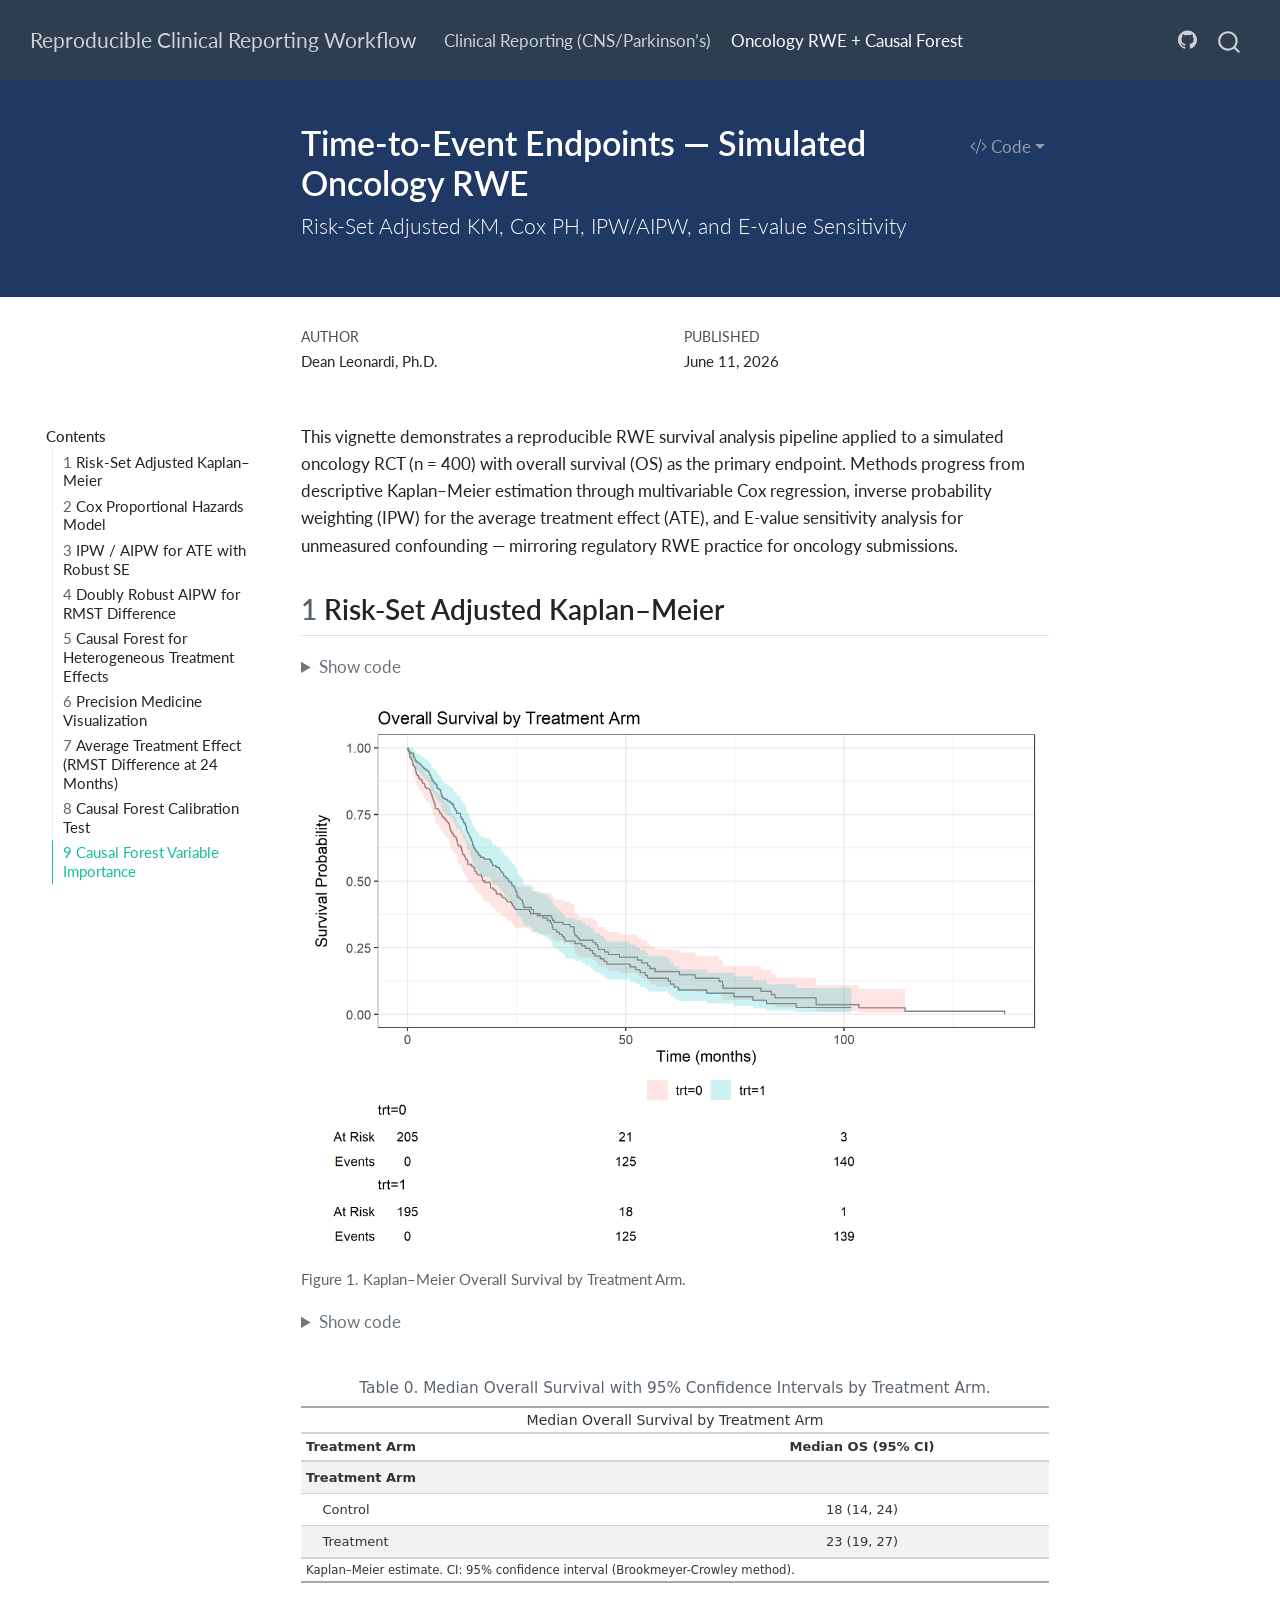
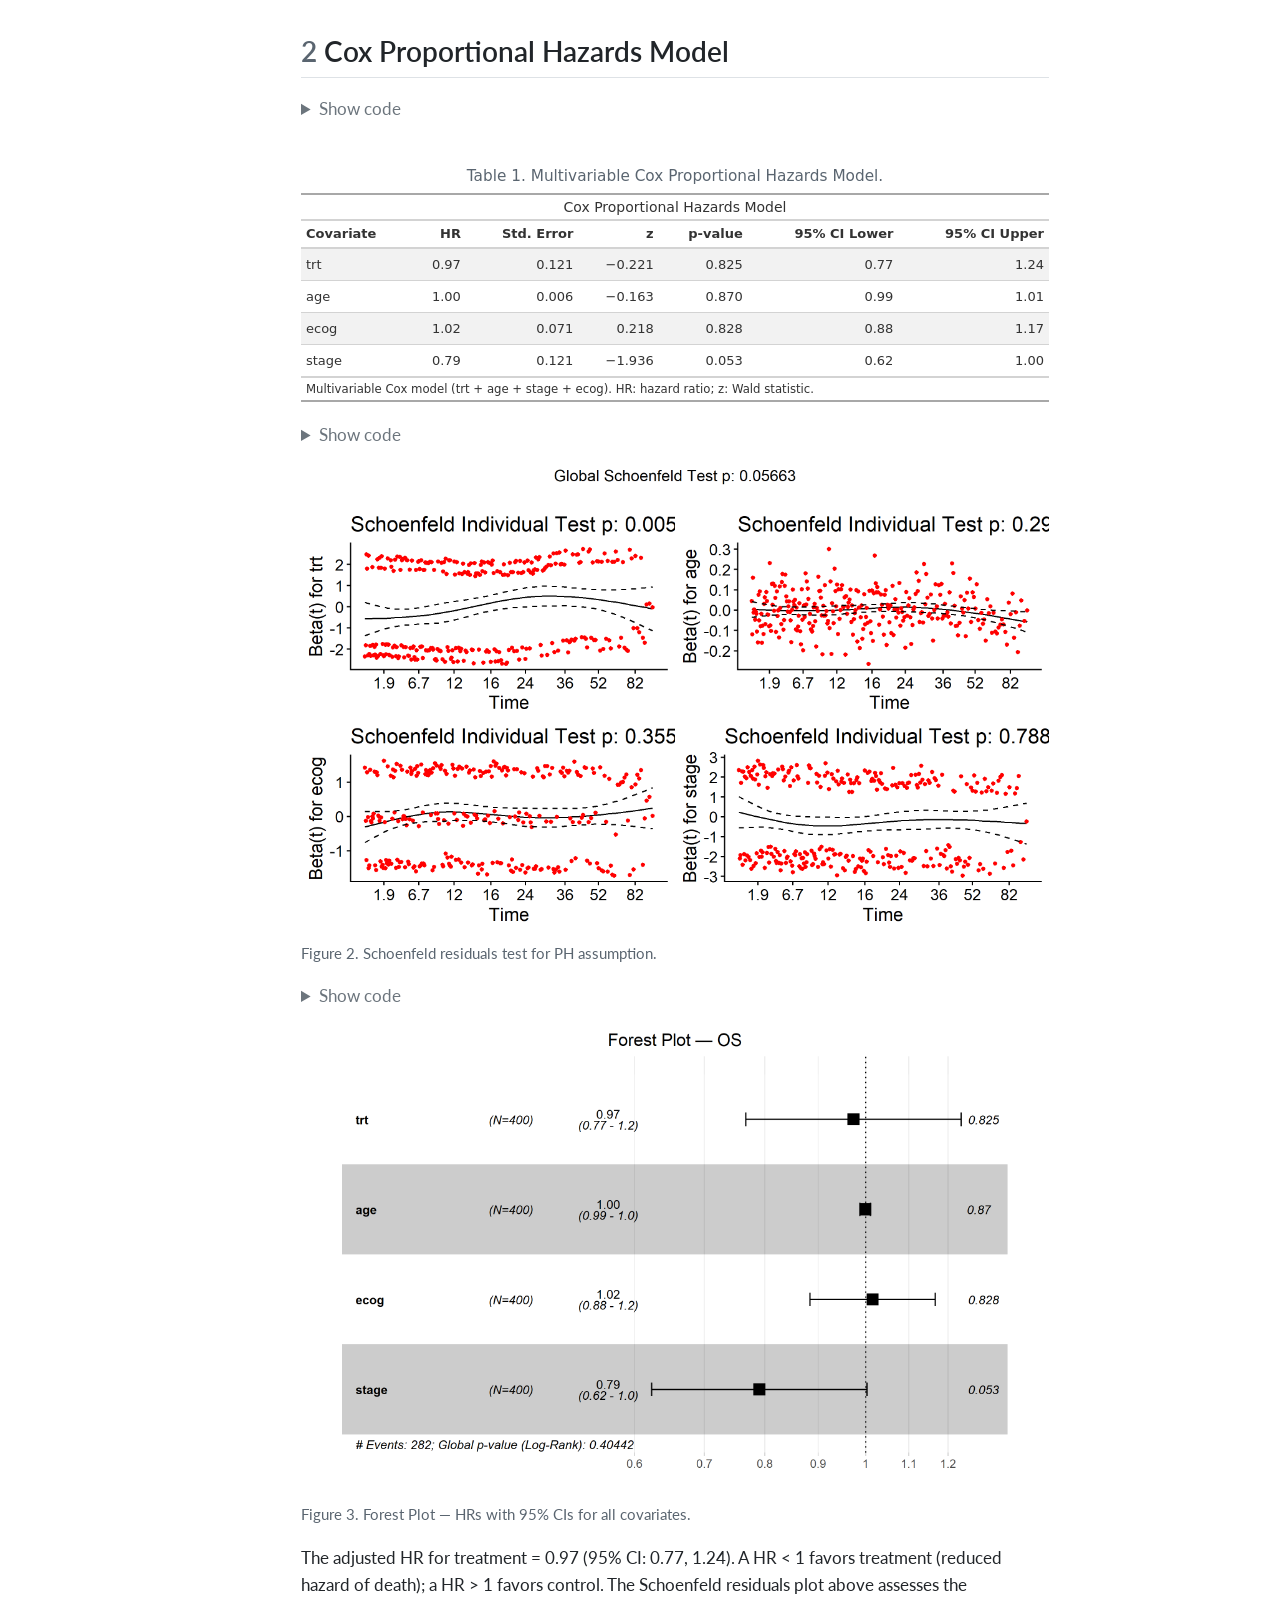
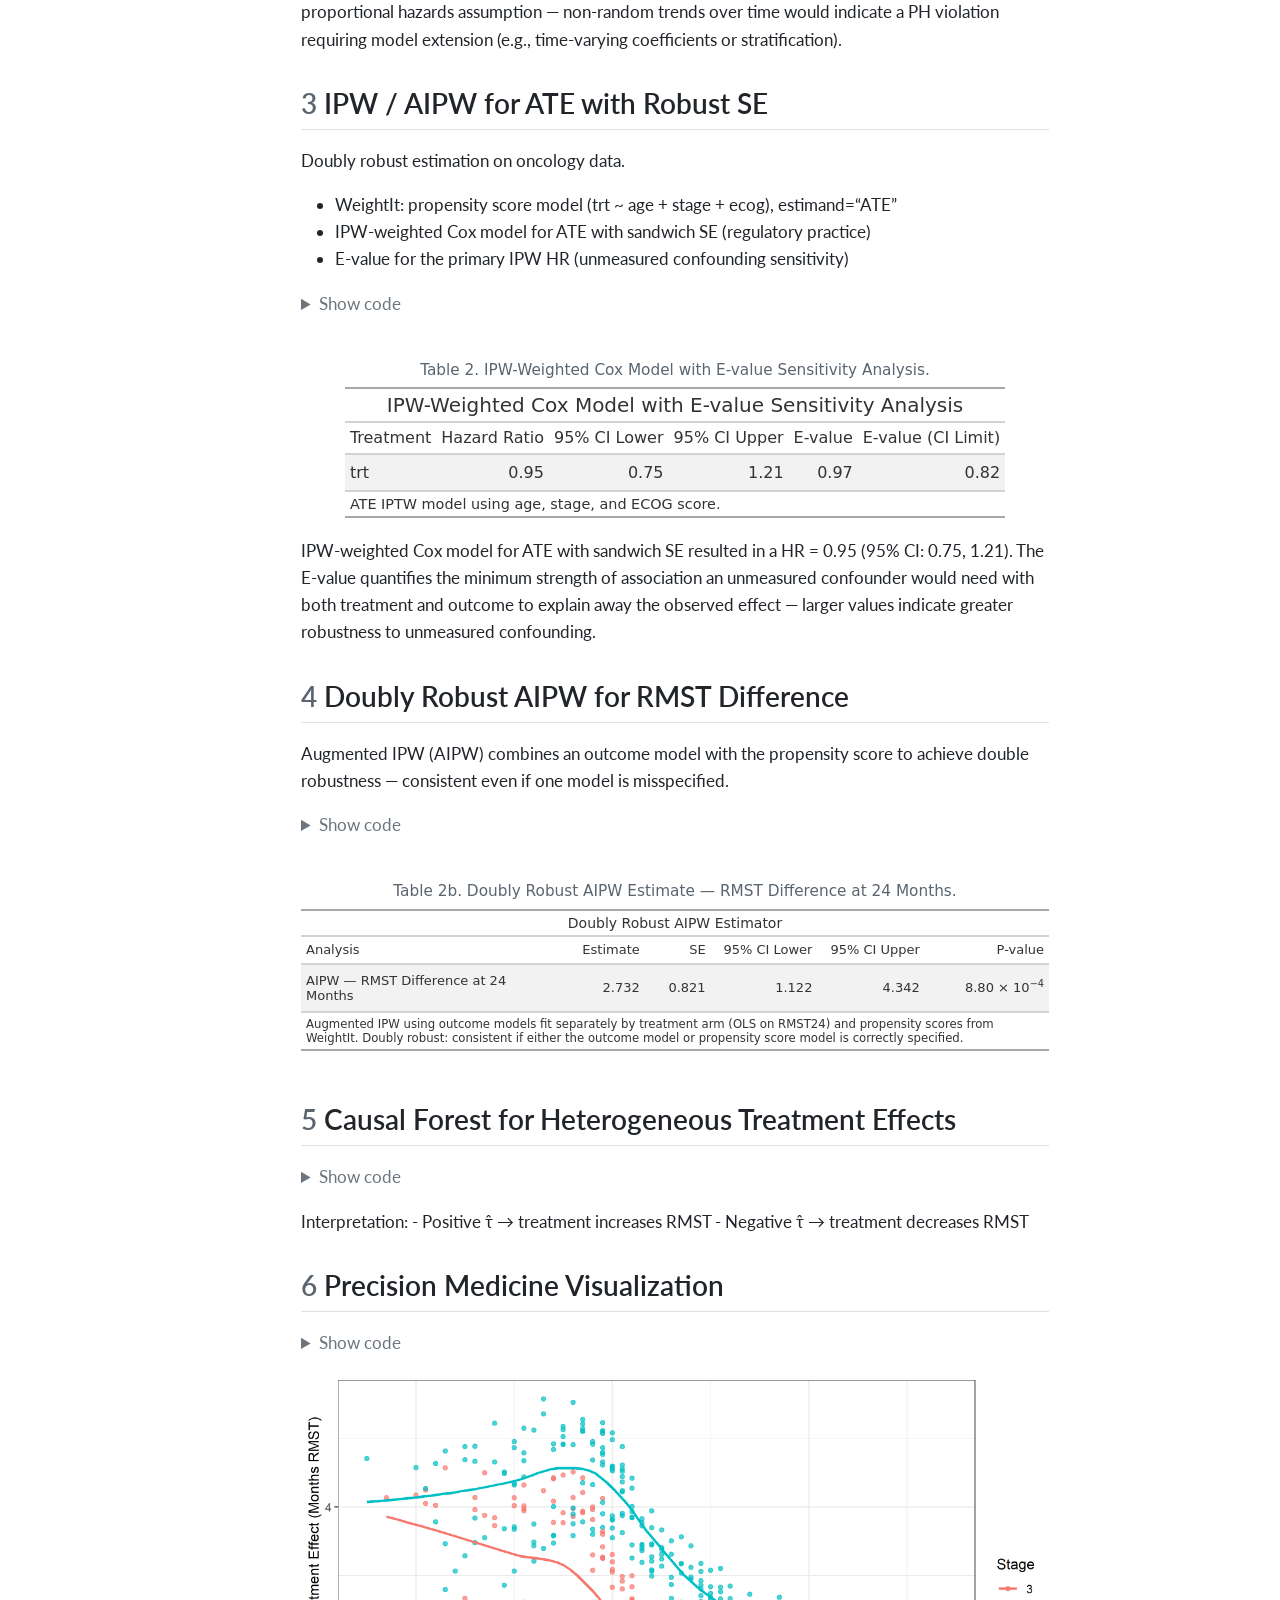
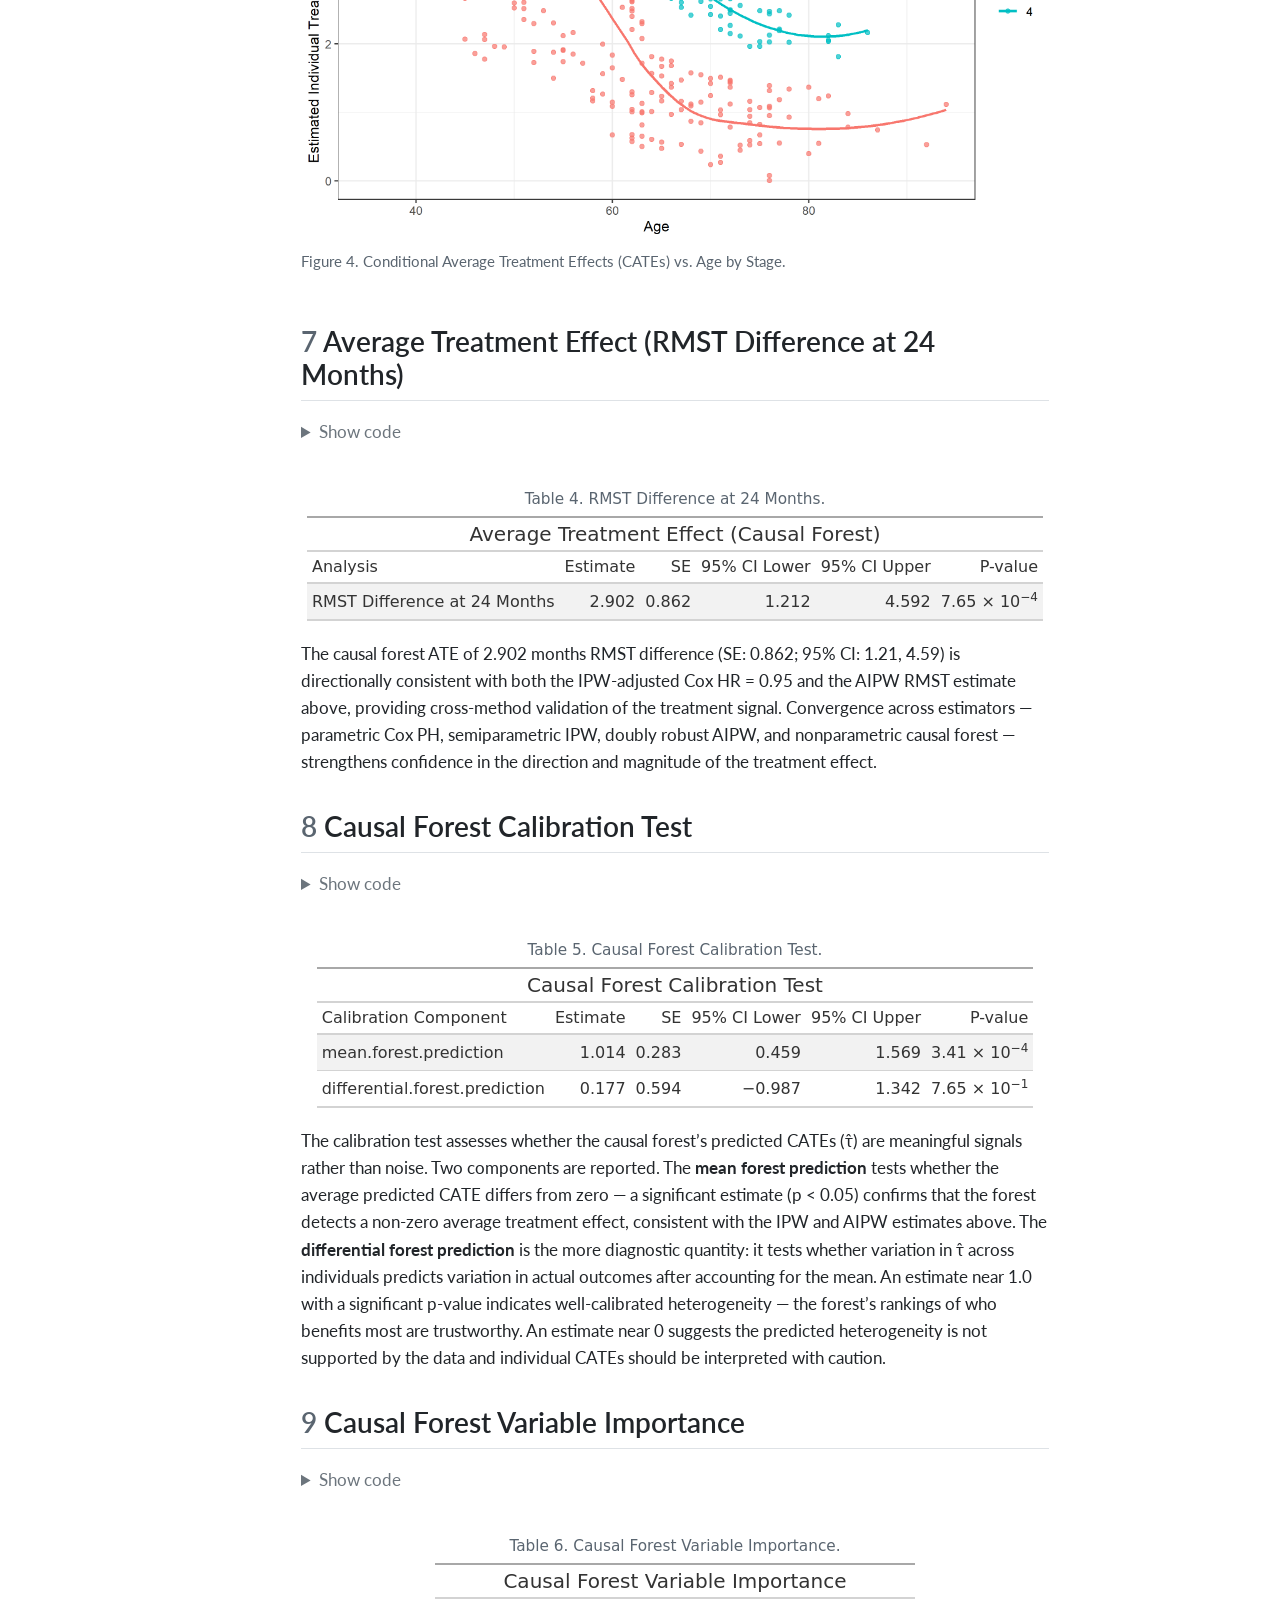
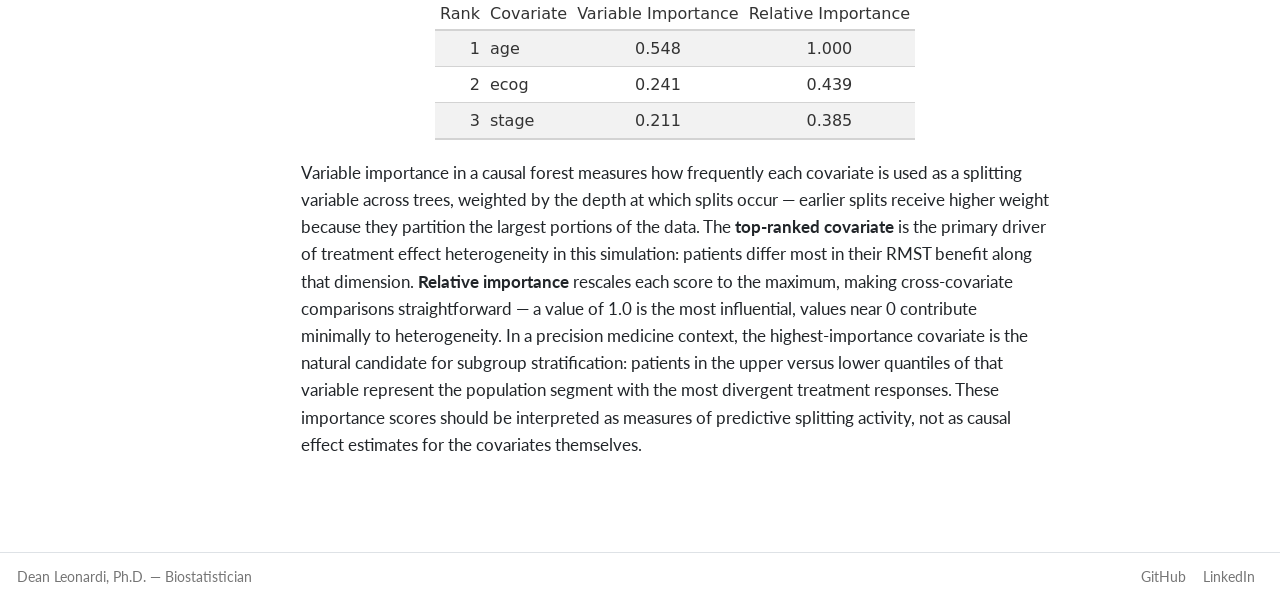
<file: docs/oncology_rwe.html>
<!DOCTYPE html>
<html xmlns="http://www.w3.org/1999/xhtml" lang="en" xml:lang="en"><head>

<meta charset="utf-8">
<meta name="generator" content="quarto-1.9.37">

<meta name="viewport" content="width=device-width, initial-scale=1.0, user-scalable=yes">

<meta name="author" content="Dean Leonardi, Ph.D.">
<meta name="dcterms.date" content="2026-06-11">

<title>Time-to-Event Endpoints — Simulated Oncology RWE – Reproducible Clinical Reporting Workflow</title>
<style>
/* Default styles provided by pandoc.
** See https://pandoc.org/MANUAL.html#variables-for-html for config info.
*/
code{white-space: pre-wrap;}
span.smallcaps{font-variant: small-caps;}
div.columns{display: flex; gap: min(4vw, 1.5em);}
div.column{flex: auto; overflow-x: auto;}
div.hanging-indent{margin-left: 1.5em; text-indent: -1.5em;}
ul.task-list{list-style: none;}
ul.task-list li input[type="checkbox"] {
  width: 0.8em;
  margin: 0 0.8em 0.2em -1em; /* quarto-specific, see https://github.com/quarto-dev/quarto-cli/issues/4556 */ 
  vertical-align: middle;
}
/* CSS for syntax highlighting */
html { -webkit-text-size-adjust: 100%; }
pre > code.sourceCode { white-space: pre; position: relative; }
pre > code.sourceCode > span { display: inline-block; line-height: 1.25; }
pre > code.sourceCode > span:empty { height: 1.2em; }
.sourceCode { overflow: visible; }
code.sourceCode > span { color: inherit; text-decoration: inherit; }
div.sourceCode { margin: 1em 0; }
pre.sourceCode { margin: 0; }
@media screen {
div.sourceCode { overflow: auto; }
}
@media print {
pre > code.sourceCode { white-space: pre-wrap; }
pre > code.sourceCode > span { text-indent: -5em; padding-left: 5em; }
}
pre.numberSource code
  { counter-reset: source-line 0; }
pre.numberSource code > span
  { position: relative; left: -4em; counter-increment: source-line; }
pre.numberSource code > span > a:first-child::before
  { content: counter(source-line);
    position: relative; left: -1em; text-align: right; vertical-align: baseline;
    border: none; display: inline-block;
    -webkit-touch-callout: none; -webkit-user-select: none;
    -khtml-user-select: none; -moz-user-select: none;
    -ms-user-select: none; user-select: none;
    padding: 0 4px; width: 4em;
  }
pre.numberSource { margin-left: 3em;  padding-left: 4px; }
div.sourceCode
  {   }
@media screen {
pre > code.sourceCode > span > a:first-child::before { text-decoration: underline; }
}
</style>


<script src="site_libs/quarto-nav/quarto-nav.js"></script>
<script src="site_libs/quarto-nav/headroom.min.js"></script>
<script src="site_libs/clipboard/clipboard.min.js"></script>
<script src="site_libs/quarto-search/autocomplete.umd.js"></script>
<script src="site_libs/quarto-search/fuse.min.js"></script>
<script src="site_libs/quarto-search/quarto-search.js"></script>
<meta name="quarto:offset" content="./">
<script src="site_libs/quarto-html/quarto.js" type="module"></script>
<script src="site_libs/quarto-html/tabsets/tabsets.js" type="module"></script>
<script src="site_libs/quarto-html/popper.min.js"></script>
<script src="site_libs/quarto-html/tippy.umd.min.js"></script>
<script src="site_libs/quarto-html/anchor.min.js"></script>
<link href="site_libs/quarto-html/tippy.css" rel="stylesheet">
<link href="site_libs/quarto-html/quarto-syntax-highlighting-acf12a64177840b8d86f2d4f01b2e9fb.css" rel="stylesheet" id="quarto-text-highlighting-styles">
<script src="site_libs/bootstrap/bootstrap.min.js"></script>
<link href="site_libs/bootstrap/bootstrap-icons.css" rel="stylesheet">
<link href="site_libs/bootstrap/bootstrap-2ce193d8c4a4ddb5de9190e3406696be.min.css" rel="stylesheet" append-hash="true" id="quarto-bootstrap" data-mode="light">
<script id="quarto-search-options" type="application/json">{
  "location": "navbar",
  "copy-button": false,
  "collapse-after": 3,
  "panel-placement": "end",
  "type": "overlay",
  "limit": 50,
  "keyboard-shortcut": [
    "f",
    "/",
    "s"
  ],
  "show-item-context": false,
  "language": {
    "search-no-results-text": "No results",
    "search-matching-documents-text": "matching documents",
    "search-copy-link-title": "Copy link to search",
    "search-hide-matches-text": "Hide additional matches",
    "search-more-match-text": "more match in this document",
    "search-more-matches-text": "more matches in this document",
    "search-clear-button-title": "Clear",
    "search-text-placeholder": "",
    "search-detached-cancel-button-title": "Cancel",
    "search-submit-button-title": "Submit",
    "search-label": "Search"
  }
}</script>
<style>html{ scroll-behavior: smooth; }</style>
<style>

      .quarto-title-block .quarto-title-banner h1,
      .quarto-title-block .quarto-title-banner h2,
      .quarto-title-block .quarto-title-banner h3,
      .quarto-title-block .quarto-title-banner h4,
      .quarto-title-block .quarto-title-banner h5,
      .quarto-title-block .quarto-title-banner h6
      {
        color: white;
      }

      .quarto-title-block .quarto-title-banner {
        color: white;
background: #1F3864;
      }
</style>


</head>

<body class="floating nav-fixed quarto-light">

<div id="quarto-search-results"></div>
  <header id="quarto-header" class="headroom fixed-top quarto-banner">
    <nav class="navbar navbar-expand-lg " data-bs-theme="dark">
      <div class="navbar-container container-fluid">
      <div class="navbar-brand-container mx-auto">
    <a class="navbar-brand" href="./index.html">
    <span class="navbar-title">Reproducible Clinical Reporting Workflow</span>
    </a>
  </div>
            <div id="quarto-search" class="" title="Search"></div>
          <button class="navbar-toggler" type="button" data-bs-toggle="collapse" data-bs-target="#navbarCollapse" aria-controls="navbarCollapse" role="menu" aria-expanded="false" aria-label="Toggle navigation" onclick="if (window.quartoToggleHeadroom) { window.quartoToggleHeadroom(); }">
  <span class="navbar-toggler-icon"></span>
</button>
          <div class="collapse navbar-collapse" id="navbarCollapse">
            <ul class="navbar-nav navbar-nav-scroll me-auto">
  <li class="nav-item">
    <a class="nav-link" href="./index.html"> 
<span class="menu-text">Clinical Reporting (CNS/Parkinson’s)</span></a>
  </li>  
  <li class="nav-item">
    <a class="nav-link active" href="./oncology_rwe.html" aria-current="page"> 
<span class="menu-text">Oncology RWE + Causal Forest</span></a>
  </li>  
</ul>
            <ul class="navbar-nav navbar-nav-scroll ms-auto">
  <li class="nav-item compact">
    <a class="nav-link" href="https://github.com/DeanLeonardiStats/clinical-reporting-workflow-r-quarto"> <i class="bi bi-github" role="img" aria-label="GitHub Repository">
</i> 
<span class="menu-text"></span></a>
  </li>  
</ul>
          </div> <!-- /navcollapse -->
            <div class="quarto-navbar-tools">
</div>
      </div> <!-- /container-fluid -->
    </nav>
</header>
<!-- content -->
<header id="title-block-header" class="quarto-title-block default toc-left page-columns page-full">
  <div class="quarto-title-banner page-columns page-full">
    <div class="quarto-title column-body">
      <div class="quarto-title-block"><div><h1 class="title">Time-to-Event Endpoints — Simulated Oncology RWE</h1><button type="button" class="btn code-tools-button dropdown-toggle" id="quarto-code-tools-menu" data-bs-toggle="dropdown" aria-expanded="false"><i class="bi"></i> Code</button><ul class="dropdown-menu dropdown-menu-end" aria-labelelledby="quarto-code-tools-menu"><li><a id="quarto-show-all-code" class="dropdown-item" href="javascript:void(0)" role="button">Show All Code</a></li><li><a id="quarto-hide-all-code" class="dropdown-item" href="javascript:void(0)" role="button">Hide All Code</a></li><li><hr class="dropdown-divider"></li><li><a id="quarto-view-source" class="dropdown-item" href="javascript:void(0)" role="button">View Source</a></li></ul></div></div>
            <p class="subtitle lead">Risk-Set Adjusted KM, Cox PH, IPW/AIPW, and E-value Sensitivity</p>
                      </div>
  </div>
    
  
  <div class="quarto-title-meta">

      <div>
      <div class="quarto-title-meta-heading">Author</div>
      <div class="quarto-title-meta-contents">
               <p>Dean Leonardi, Ph.D. </p>
            </div>
    </div>
      
      <div>
      <div class="quarto-title-meta-heading">Published</div>
      <div class="quarto-title-meta-contents">
        <p class="date">June 11, 2026</p>
      </div>
    </div>
    
      
    </div>
    
  
  </header><div id="quarto-content" class="quarto-container page-columns page-rows-contents page-layout-article page-navbar">
<!-- sidebar -->
  <nav id="quarto-sidebar" class="sidebar collapse collapse-horizontal quarto-sidebar-collapse-item sidebar-navigation floating overflow-auto">
    <nav id="TOC" role="doc-toc" class="toc-active">
    <h2 id="toc-title">Contents</h2>
   
  <ul>
  <li><a href="#risk-set-adjusted-kaplanmeier" id="toc-risk-set-adjusted-kaplanmeier" class="nav-link active" data-scroll-target="#risk-set-adjusted-kaplanmeier"><span class="header-section-number">1</span> Risk-Set Adjusted Kaplan–Meier</a></li>
  <li><a href="#cox-proportional-hazards-model" id="toc-cox-proportional-hazards-model" class="nav-link" data-scroll-target="#cox-proportional-hazards-model"><span class="header-section-number">2</span> Cox Proportional Hazards Model</a></li>
  <li><a href="#ipw-aipw-for-ate-with-robust-se" id="toc-ipw-aipw-for-ate-with-robust-se" class="nav-link" data-scroll-target="#ipw-aipw-for-ate-with-robust-se"><span class="header-section-number">3</span> IPW / AIPW for ATE with Robust SE</a></li>
  <li><a href="#doubly-robust-aipw-for-rmst-difference" id="toc-doubly-robust-aipw-for-rmst-difference" class="nav-link" data-scroll-target="#doubly-robust-aipw-for-rmst-difference"><span class="header-section-number">4</span> Doubly Robust AIPW for RMST Difference</a></li>
  <li><a href="#causal-forest-for-heterogeneous-treatment-effects" id="toc-causal-forest-for-heterogeneous-treatment-effects" class="nav-link" data-scroll-target="#causal-forest-for-heterogeneous-treatment-effects"><span class="header-section-number">5</span> Causal Forest for Heterogeneous Treatment Effects</a></li>
  <li><a href="#precision-medicine-visualization" id="toc-precision-medicine-visualization" class="nav-link" data-scroll-target="#precision-medicine-visualization"><span class="header-section-number">6</span> Precision Medicine Visualization</a></li>
  <li><a href="#average-treatment-effect-rmst-difference-at-24-months" id="toc-average-treatment-effect-rmst-difference-at-24-months" class="nav-link" data-scroll-target="#average-treatment-effect-rmst-difference-at-24-months"><span class="header-section-number">7</span> Average Treatment Effect (RMST Difference at 24 Months)</a></li>
  <li><a href="#causal-forest-calibration-test" id="toc-causal-forest-calibration-test" class="nav-link" data-scroll-target="#causal-forest-calibration-test"><span class="header-section-number">8</span> Causal Forest Calibration Test</a></li>
  <li><a href="#causal-forest-variable-importance" id="toc-causal-forest-variable-importance" class="nav-link" data-scroll-target="#causal-forest-variable-importance"><span class="header-section-number">9</span> Causal Forest Variable Importance</a></li>
  </ul>
</nav>
</nav>
<div id="quarto-sidebar-glass" class="quarto-sidebar-collapse-item" data-bs-toggle="collapse" data-bs-target=".quarto-sidebar-collapse-item"></div>
<!-- margin-sidebar -->
    <div id="quarto-margin-sidebar" class="sidebar margin-sidebar zindex-bottom">
    </div>
<!-- main -->
<main class="content quarto-banner-title-block" id="quarto-document-content">





<p>This vignette demonstrates a reproducible RWE survival analysis pipeline applied to a simulated oncology RCT (n = 400) with overall survival (OS) as the primary endpoint. Methods progress from descriptive Kaplan–Meier estimation through multivariable Cox regression, inverse probability weighting (IPW) for the average treatment effect (ATE), and E-value sensitivity analysis for unmeasured confounding — mirroring regulatory RWE practice for oncology submissions.</p>
<section id="risk-set-adjusted-kaplanmeier" class="level2" data-number="1">
<h2 data-number="1" class="anchored" data-anchor-id="risk-set-adjusted-kaplanmeier"><span class="header-section-number">1</span> Risk-Set Adjusted Kaplan–Meier</h2>
<div class="cell">
<details class="code-fold">
<summary>Show code</summary>
<div class="code-copy-outer-scaffold"><div class="sourceCode cell-code" id="cb1"><pre class="sourceCode numberSource r number-lines code-with-copy"><code class="sourceCode r"><span id="cb1-1"><a href="#cb1-1"></a>fit <span class="ot">&lt;-</span> <span class="fu">survfit</span>(<span class="fu">Surv</span>(os_time, os_event) <span class="sc">~</span> trt, <span class="at">data =</span> data_onc)</span>
<span id="cb1-2"><a href="#cb1-2"></a><span class="fu">ggsurvfit</span>(fit) <span class="sc">+</span></span>
<span id="cb1-3"><a href="#cb1-3"></a>  <span class="fu">add_confidence_interval</span>() <span class="sc">+</span></span>
<span id="cb1-4"><a href="#cb1-4"></a>  <span class="fu">add_risktable</span>() <span class="sc">+</span></span>
<span id="cb1-5"><a href="#cb1-5"></a>  <span class="fu">add_pvalue</span>(<span class="at">caption =</span> <span class="st">"Log-rank {p.value}"</span>) <span class="sc">+</span></span>
<span id="cb1-6"><a href="#cb1-6"></a>  <span class="fu">scale_color_manual</span>(<span class="at">values =</span> <span class="fu">c</span>(<span class="st">"0"</span> <span class="ot">=</span> <span class="st">"#E34234"</span>, <span class="st">"1"</span> <span class="ot">=</span> <span class="st">"#2E5F8A"</span>),</span>
<span id="cb1-7"><a href="#cb1-7"></a>                     <span class="at">labels =</span> <span class="fu">c</span>(<span class="st">"Control"</span>, <span class="st">"Treatment"</span>)) <span class="sc">+</span></span>
<span id="cb1-8"><a href="#cb1-8"></a>  <span class="fu">labs</span>(<span class="at">title =</span> <span class="st">"Overall Survival by Treatment Arm"</span>,</span>
<span id="cb1-9"><a href="#cb1-9"></a>       <span class="at">x =</span> <span class="st">"Time (months)"</span>, <span class="at">y =</span> <span class="st">"Survival Probability"</span>)</span></code></pre></div><button title="Copy to Clipboard" class="code-copy-button"><i class="bi"></i></button></div>
</details>
<div class="cell-output-display">
<div class="quarto-figure quarto-figure-center">
<figure class="figure">
<p><img src="oncology_rwe_files/figure-html/km-plot-1.png" class="img-fluid figure-img" width="1200"></p>
<figcaption>Figure 1. Kaplan–Meier Overall Survival by Treatment Arm.</figcaption>
</figure>
</div>
</div>
</div>
<div class="cell" data-tbl-cap="Table 0. Median Overall Survival with 95% Confidence Intervals by Treatment Arm.">
<details class="code-fold">
<summary>Show code</summary>
<div class="code-copy-outer-scaffold"><div class="sourceCode cell-code" id="cb2"><pre class="sourceCode numberSource r number-lines code-with-copy"><code class="sourceCode r"><span id="cb2-1"><a href="#cb2-1"></a><span class="co"># Recode trt to labeled factor for display — does not affect any downstream model objects</span></span>
<span id="cb2-2"><a href="#cb2-2"></a>data_onc_labelled <span class="ot">&lt;-</span> data_onc <span class="sc">|&gt;</span></span>
<span id="cb2-3"><a href="#cb2-3"></a>  <span class="fu">mutate</span>(<span class="at">trt =</span> <span class="fu">factor</span>(trt, <span class="at">levels =</span> <span class="fu">c</span>(<span class="dv">0</span>, <span class="dv">1</span>), <span class="at">labels =</span> <span class="fu">c</span>(<span class="st">"Control"</span>, <span class="st">"Treatment"</span>)))</span>
<span id="cb2-4"><a href="#cb2-4"></a></span>
<span id="cb2-5"><a href="#cb2-5"></a><span class="fu">survfit</span>(<span class="fu">Surv</span>(os_time, os_event) <span class="sc">~</span> trt, <span class="at">data =</span> data_onc_labelled) <span class="sc">|&gt;</span></span>
<span id="cb2-6"><a href="#cb2-6"></a>  <span class="fu">tbl_survfit</span>(</span>
<span id="cb2-7"><a href="#cb2-7"></a>    <span class="at">probs        =</span> <span class="fl">0.5</span>,</span>
<span id="cb2-8"><a href="#cb2-8"></a>    <span class="at">label        =</span> <span class="fu">list</span>(trt <span class="sc">~</span> <span class="st">"Treatment Arm"</span>),</span>
<span id="cb2-9"><a href="#cb2-9"></a>    <span class="at">label_header =</span> <span class="st">"**Median OS (95% CI)**"</span></span>
<span id="cb2-10"><a href="#cb2-10"></a>  ) <span class="sc">|&gt;</span></span>
<span id="cb2-11"><a href="#cb2-11"></a>  <span class="fu">modify_header</span>(label <span class="sc">~</span> <span class="st">"**Treatment Arm**"</span>) <span class="sc">|&gt;</span></span>
<span id="cb2-12"><a href="#cb2-12"></a>  <span class="fu">bold_labels</span>() <span class="sc">|&gt;</span></span>
<span id="cb2-13"><a href="#cb2-13"></a>  <span class="fu">as_gt</span>() <span class="sc">|&gt;</span></span>
<span id="cb2-14"><a href="#cb2-14"></a>  <span class="fu">tab_header</span>(<span class="at">title =</span> <span class="st">"Median Overall Survival by Treatment Arm"</span>) <span class="sc">|&gt;</span></span>
<span id="cb2-15"><a href="#cb2-15"></a>  <span class="fu">tab_footnote</span>(<span class="at">footnote =</span> <span class="st">"Kaplan–Meier estimate. CI: 95% confidence interval (Brookmeyer-Crowley method)."</span>) <span class="sc">|&gt;</span></span>
<span id="cb2-16"><a href="#cb2-16"></a>  <span class="fu">tab_options</span>(</span>
<span id="cb2-17"><a href="#cb2-17"></a>    <span class="at">table.font.size           =</span> <span class="fu">px</span>(<span class="dv">13</span>),</span>
<span id="cb2-18"><a href="#cb2-18"></a>    <span class="at">heading.title.font.size   =</span> <span class="fu">px</span>(<span class="dv">14</span>),</span>
<span id="cb2-19"><a href="#cb2-19"></a>    <span class="at">heading.title.font.weight =</span> <span class="st">"bold"</span>,</span>
<span id="cb2-20"><a href="#cb2-20"></a>    <span class="at">table.width               =</span> <span class="fu">pct</span>(<span class="dv">100</span>)</span>
<span id="cb2-21"><a href="#cb2-21"></a>  )</span></code></pre></div><button title="Copy to Clipboard" class="code-copy-button"><i class="bi"></i></button></div>
</details>
<div class="cell-output-display">
<div id="rsngmydfpe" style="padding-left:0px;padding-right:0px;padding-top:10px;padding-bottom:10px;overflow-x:auto;overflow-y:auto;width:auto;height:auto;">
<style>#rsngmydfpe table {
  font-family: system-ui, 'Segoe UI', Roboto, Helvetica, Arial, sans-serif, 'Apple Color Emoji', 'Segoe UI Emoji', 'Segoe UI Symbol', 'Noto Color Emoji';
  -webkit-font-smoothing: antialiased;
  -moz-osx-font-smoothing: grayscale;
}

#rsngmydfpe thead, #rsngmydfpe tbody, #rsngmydfpe tfoot, #rsngmydfpe tr, #rsngmydfpe td, #rsngmydfpe th {
  border-style: none;
}

#rsngmydfpe p {
  margin: 0;
  padding: 0;
}

#rsngmydfpe .gt_table {
  display: table;
  border-collapse: collapse;
  line-height: normal;
  margin-left: auto;
  margin-right: auto;
  color: #333333;
  font-size: 13px;
  font-weight: normal;
  font-style: normal;
  background-color: #FFFFFF;
  width: 100%;
  border-top-style: solid;
  border-top-width: 2px;
  border-top-color: #A8A8A8;
  border-right-style: none;
  border-right-width: 2px;
  border-right-color: #D3D3D3;
  border-bottom-style: solid;
  border-bottom-width: 2px;
  border-bottom-color: #A8A8A8;
  border-left-style: none;
  border-left-width: 2px;
  border-left-color: #D3D3D3;
}

#rsngmydfpe .gt_caption {
  padding-top: 4px;
  padding-bottom: 4px;
}

#rsngmydfpe .gt_title {
  color: #333333;
  font-size: 14px;
  font-weight: bold;
  padding-top: 4px;
  padding-bottom: 4px;
  padding-left: 5px;
  padding-right: 5px;
  border-bottom-color: #FFFFFF;
  border-bottom-width: 0;
}

#rsngmydfpe .gt_subtitle {
  color: #333333;
  font-size: 85%;
  font-weight: initial;
  padding-top: 3px;
  padding-bottom: 5px;
  padding-left: 5px;
  padding-right: 5px;
  border-top-color: #FFFFFF;
  border-top-width: 0;
}

#rsngmydfpe .gt_heading {
  background-color: #FFFFFF;
  text-align: center;
  border-bottom-color: #FFFFFF;
  border-left-style: none;
  border-left-width: 1px;
  border-left-color: #D3D3D3;
  border-right-style: none;
  border-right-width: 1px;
  border-right-color: #D3D3D3;
}

#rsngmydfpe .gt_bottom_border {
  border-bottom-style: solid;
  border-bottom-width: 2px;
  border-bottom-color: #D3D3D3;
}

#rsngmydfpe .gt_col_headings {
  border-top-style: solid;
  border-top-width: 2px;
  border-top-color: #D3D3D3;
  border-bottom-style: solid;
  border-bottom-width: 2px;
  border-bottom-color: #D3D3D3;
  border-left-style: none;
  border-left-width: 1px;
  border-left-color: #D3D3D3;
  border-right-style: none;
  border-right-width: 1px;
  border-right-color: #D3D3D3;
}

#rsngmydfpe .gt_col_heading {
  color: #333333;
  background-color: #FFFFFF;
  font-size: 100%;
  font-weight: normal;
  text-transform: inherit;
  border-left-style: none;
  border-left-width: 1px;
  border-left-color: #D3D3D3;
  border-right-style: none;
  border-right-width: 1px;
  border-right-color: #D3D3D3;
  vertical-align: bottom;
  padding-top: 5px;
  padding-bottom: 6px;
  padding-left: 5px;
  padding-right: 5px;
  overflow-x: hidden;
}

#rsngmydfpe .gt_column_spanner_outer {
  color: #333333;
  background-color: #FFFFFF;
  font-size: 100%;
  font-weight: normal;
  text-transform: inherit;
  padding-top: 0;
  padding-bottom: 0;
  padding-left: 4px;
  padding-right: 4px;
}

#rsngmydfpe .gt_column_spanner_outer:first-child {
  padding-left: 0;
}

#rsngmydfpe .gt_column_spanner_outer:last-child {
  padding-right: 0;
}

#rsngmydfpe .gt_column_spanner {
  border-bottom-style: solid;
  border-bottom-width: 2px;
  border-bottom-color: #D3D3D3;
  vertical-align: bottom;
  padding-top: 5px;
  padding-bottom: 5px;
  overflow-x: hidden;
  display: inline-block;
  width: 100%;
}

#rsngmydfpe .gt_spanner_row {
  border-bottom-style: hidden;
}

#rsngmydfpe .gt_group_heading {
  padding-top: 8px;
  padding-bottom: 8px;
  padding-left: 5px;
  padding-right: 5px;
  color: #333333;
  background-color: #FFFFFF;
  font-size: 100%;
  font-weight: initial;
  text-transform: inherit;
  border-top-style: solid;
  border-top-width: 2px;
  border-top-color: #D3D3D3;
  border-bottom-style: solid;
  border-bottom-width: 2px;
  border-bottom-color: #D3D3D3;
  border-left-style: none;
  border-left-width: 1px;
  border-left-color: #D3D3D3;
  border-right-style: none;
  border-right-width: 1px;
  border-right-color: #D3D3D3;
  vertical-align: middle;
  text-align: left;
}

#rsngmydfpe .gt_empty_group_heading {
  padding: 0.5px;
  color: #333333;
  background-color: #FFFFFF;
  font-size: 100%;
  font-weight: initial;
  border-top-style: solid;
  border-top-width: 2px;
  border-top-color: #D3D3D3;
  border-bottom-style: solid;
  border-bottom-width: 2px;
  border-bottom-color: #D3D3D3;
  vertical-align: middle;
}

#rsngmydfpe .gt_from_md > :first-child {
  margin-top: 0;
}

#rsngmydfpe .gt_from_md > :last-child {
  margin-bottom: 0;
}

#rsngmydfpe .gt_row {
  padding-top: 8px;
  padding-bottom: 8px;
  padding-left: 5px;
  padding-right: 5px;
  margin: 10px;
  border-top-style: solid;
  border-top-width: 1px;
  border-top-color: #D3D3D3;
  border-left-style: none;
  border-left-width: 1px;
  border-left-color: #D3D3D3;
  border-right-style: none;
  border-right-width: 1px;
  border-right-color: #D3D3D3;
  vertical-align: middle;
  overflow-x: hidden;
}

#rsngmydfpe .gt_stub {
  color: #333333;
  background-color: #FFFFFF;
  font-size: 100%;
  font-weight: initial;
  text-transform: inherit;
  border-right-style: solid;
  border-right-width: 2px;
  border-right-color: #D3D3D3;
  padding-left: 5px;
  padding-right: 5px;
}

#rsngmydfpe .gt_stub_row_group {
  color: #333333;
  background-color: #FFFFFF;
  font-size: 100%;
  font-weight: initial;
  text-transform: inherit;
  border-right-style: solid;
  border-right-width: 2px;
  border-right-color: #D3D3D3;
  padding-left: 5px;
  padding-right: 5px;
  vertical-align: top;
}

#rsngmydfpe .gt_row_group_first td {
  border-top-width: 2px;
}

#rsngmydfpe .gt_row_group_first th {
  border-top-width: 2px;
}

#rsngmydfpe .gt_summary_row {
  color: #333333;
  background-color: #FFFFFF;
  text-transform: inherit;
  padding-top: 8px;
  padding-bottom: 8px;
  padding-left: 5px;
  padding-right: 5px;
}

#rsngmydfpe .gt_first_summary_row {
  border-top-style: solid;
  border-top-color: #D3D3D3;
}

#rsngmydfpe .gt_first_summary_row.thick {
  border-top-width: 2px;
}

#rsngmydfpe .gt_last_summary_row {
  padding-top: 8px;
  padding-bottom: 8px;
  padding-left: 5px;
  padding-right: 5px;
  border-bottom-style: solid;
  border-bottom-width: 2px;
  border-bottom-color: #D3D3D3;
}

#rsngmydfpe .gt_grand_summary_row {
  color: #333333;
  background-color: #FFFFFF;
  text-transform: inherit;
  padding-top: 8px;
  padding-bottom: 8px;
  padding-left: 5px;
  padding-right: 5px;
}

#rsngmydfpe .gt_first_grand_summary_row {
  padding-top: 8px;
  padding-bottom: 8px;
  padding-left: 5px;
  padding-right: 5px;
  border-top-style: double;
  border-top-width: 6px;
  border-top-color: #D3D3D3;
}

#rsngmydfpe .gt_last_grand_summary_row_top {
  padding-top: 8px;
  padding-bottom: 8px;
  padding-left: 5px;
  padding-right: 5px;
  border-bottom-style: double;
  border-bottom-width: 6px;
  border-bottom-color: #D3D3D3;
}

#rsngmydfpe .gt_striped {
  background-color: rgba(128, 128, 128, 0.05);
}

#rsngmydfpe .gt_table_body {
  border-top-style: solid;
  border-top-width: 2px;
  border-top-color: #D3D3D3;
  border-bottom-style: solid;
  border-bottom-width: 2px;
  border-bottom-color: #D3D3D3;
}

#rsngmydfpe .gt_footnotes {
  color: #333333;
  background-color: #FFFFFF;
  border-bottom-style: none;
  border-bottom-width: 2px;
  border-bottom-color: #D3D3D3;
  border-left-style: none;
  border-left-width: 2px;
  border-left-color: #D3D3D3;
  border-right-style: none;
  border-right-width: 2px;
  border-right-color: #D3D3D3;
}

#rsngmydfpe .gt_footnote {
  margin: 0px;
  font-size: 90%;
  padding-top: 4px;
  padding-bottom: 4px;
  padding-left: 5px;
  padding-right: 5px;
}

#rsngmydfpe .gt_sourcenotes {
  color: #333333;
  background-color: #FFFFFF;
  border-bottom-style: none;
  border-bottom-width: 2px;
  border-bottom-color: #D3D3D3;
  border-left-style: none;
  border-left-width: 2px;
  border-left-color: #D3D3D3;
  border-right-style: none;
  border-right-width: 2px;
  border-right-color: #D3D3D3;
}

#rsngmydfpe .gt_sourcenote {
  font-size: 90%;
  padding-top: 4px;
  padding-bottom: 4px;
  padding-left: 5px;
  padding-right: 5px;
}

#rsngmydfpe .gt_left {
  text-align: left;
}

#rsngmydfpe .gt_center {
  text-align: center;
}

#rsngmydfpe .gt_right {
  text-align: right;
  font-variant-numeric: tabular-nums;
}

#rsngmydfpe .gt_font_normal {
  font-weight: normal;
}

#rsngmydfpe .gt_font_bold {
  font-weight: bold;
}

#rsngmydfpe .gt_font_italic {
  font-style: italic;
}

#rsngmydfpe .gt_super {
  font-size: 65%;
}

#rsngmydfpe .gt_footnote_marks {
  font-size: 75%;
  vertical-align: 0.4em;
  position: initial;
}

#rsngmydfpe .gt_asterisk {
  font-size: 100%;
  vertical-align: 0;
}

#rsngmydfpe .gt_indent_1 {
  text-indent: 5px;
}

#rsngmydfpe .gt_indent_2 {
  text-indent: 10px;
}

#rsngmydfpe .gt_indent_3 {
  text-indent: 15px;
}

#rsngmydfpe .gt_indent_4 {
  text-indent: 20px;
}

#rsngmydfpe .gt_indent_5 {
  text-indent: 25px;
}

#rsngmydfpe .katex-display {
  display: inline-flex !important;
  margin-bottom: 0.75em !important;
}

#rsngmydfpe div.Reactable > div.rt-table > div.rt-thead > div.rt-tr.rt-tr-group-header > div.rt-th-group:after {
  height: 0px !important;
}
</style>

<table class="gt_table caption-top table table-sm table-striped small" data-quarto-bootstrap="false">
<caption>Table 0. Median Overall Survival with 95% Confidence Intervals by Treatment Arm.</caption>
<colgroup>
<col style="width: 50%">
<col style="width: 50%">
</colgroup>
<thead>
<tr class="gt_heading header">
<td colspan="2" class="gt_heading gt_title gt_font_normal gt_bottom_border">Median Overall Survival by Treatment Arm</td>
</tr>
<tr class="gt_col_headings even">
<th id="label" class="gt_col_heading gt_columns_bottom_border gt_left" data-quarto-table-cell-role="th" scope="col"><strong>Treatment Arm</strong></th>
<th id="stat_1" class="gt_col_heading gt_columns_bottom_border gt_center" data-quarto-table-cell-role="th" scope="col"><strong>Median OS (95% CI)</strong></th>
</tr>
</thead>
<tbody class="gt_table_body">
<tr class="odd">
<td class="gt_row gt_left" headers="label" style="font-weight: bold">Treatment Arm</td>
<td class="gt_row gt_center" headers="stat_1"><br>
</td>
</tr>
<tr class="even">
<td class="gt_row gt_left" headers="label">&nbsp;&nbsp;&nbsp;&nbsp;Control</td>
<td class="gt_row gt_center" headers="stat_1">18 (14, 24)</td>
</tr>
<tr class="odd">
<td class="gt_row gt_left" headers="label">&nbsp;&nbsp;&nbsp;&nbsp;Treatment</td>
<td class="gt_row gt_center" headers="stat_1">23 (19, 27)</td>
</tr>
</tbody><tfoot>
<tr class="gt_footnotes odd">
<td colspan="2" class="gt_footnote">Kaplan–Meier estimate. CI: 95% confidence interval (Brookmeyer-Crowley method).</td>
</tr>
</tfoot>

</table>

</div>
</div>
</div>
</section>
<section id="cox-proportional-hazards-model" class="level2" data-number="2">
<h2 data-number="2" class="anchored" data-anchor-id="cox-proportional-hazards-model"><span class="header-section-number">2</span> Cox Proportional Hazards Model</h2>
<div class="cell" data-tbl-cap="Table 1. Multivariable Cox Proportional Hazards Model.">
<details class="code-fold">
<summary>Show code</summary>
<div class="code-copy-outer-scaffold"><div class="sourceCode cell-code" id="cb3"><pre class="sourceCode numberSource r number-lines code-with-copy"><code class="sourceCode r"><span id="cb3-1"><a href="#cb3-1"></a>cox_os <span class="ot">&lt;-</span> <span class="fu">coxph</span>(</span>
<span id="cb3-2"><a href="#cb3-2"></a>  <span class="fu">Surv</span>(os_time, os_event) <span class="sc">~</span> trt <span class="sc">+</span> age <span class="sc">+</span> ecog <span class="sc">+</span> stage,</span>
<span id="cb3-3"><a href="#cb3-3"></a>  <span class="at">data =</span> data_onc, <span class="at">ties =</span> <span class="st">"efron"</span></span>
<span id="cb3-4"><a href="#cb3-4"></a>)</span>
<span id="cb3-5"><a href="#cb3-5"></a></span>
<span id="cb3-6"><a href="#cb3-6"></a>broom<span class="sc">::</span><span class="fu">tidy</span>(cox_os, <span class="at">exponentiate =</span> <span class="cn">TRUE</span>, <span class="at">conf.int =</span> <span class="cn">TRUE</span>) <span class="sc">|&gt;</span></span>
<span id="cb3-7"><a href="#cb3-7"></a>  <span class="fu">gt</span>() <span class="sc">|&gt;</span></span>
<span id="cb3-8"><a href="#cb3-8"></a>  <span class="fu">fmt_number</span>(<span class="at">columns =</span> <span class="fu">c</span>(estimate, conf.low, conf.high), <span class="at">decimals =</span> <span class="dv">2</span>) <span class="sc">|&gt;</span></span>
<span id="cb3-9"><a href="#cb3-9"></a>  <span class="fu">fmt_number</span>(<span class="at">columns =</span> std.error, <span class="at">decimals =</span> <span class="dv">3</span>) <span class="sc">|&gt;</span></span>
<span id="cb3-10"><a href="#cb3-10"></a>  <span class="fu">fmt_number</span>(<span class="at">columns =</span> statistic, <span class="at">decimals =</span> <span class="dv">3</span>) <span class="sc">|&gt;</span></span>
<span id="cb3-11"><a href="#cb3-11"></a>  <span class="fu">fmt</span>(<span class="at">columns =</span> p.value, <span class="at">fns =</span> <span class="cf">function</span>(x) <span class="fu">ifelse</span>(x <span class="sc">&lt;</span> <span class="fl">0.001</span>, <span class="st">"&lt; 0.001"</span>, <span class="fu">formatC</span>(x, <span class="at">digits =</span> <span class="dv">3</span>, <span class="at">format =</span> <span class="st">"f"</span>))) <span class="sc">|&gt;</span></span>
<span id="cb3-12"><a href="#cb3-12"></a>  <span class="fu">cols_label</span>(</span>
<span id="cb3-13"><a href="#cb3-13"></a>    <span class="at">term      =</span> <span class="st">"Covariate"</span>,</span>
<span id="cb3-14"><a href="#cb3-14"></a>    <span class="at">estimate  =</span> <span class="st">"HR"</span>,</span>
<span id="cb3-15"><a href="#cb3-15"></a>    <span class="at">std.error =</span> <span class="st">"Std. Error"</span>,</span>
<span id="cb3-16"><a href="#cb3-16"></a>    <span class="at">statistic =</span> <span class="st">"z"</span>,</span>
<span id="cb3-17"><a href="#cb3-17"></a>    <span class="at">p.value   =</span> <span class="st">"p-value"</span>,</span>
<span id="cb3-18"><a href="#cb3-18"></a>    <span class="at">conf.low  =</span> <span class="st">"95% CI Lower"</span>,</span>
<span id="cb3-19"><a href="#cb3-19"></a>    <span class="at">conf.high =</span> <span class="st">"95% CI Upper"</span></span>
<span id="cb3-20"><a href="#cb3-20"></a>  ) <span class="sc">|&gt;</span></span>
<span id="cb3-21"><a href="#cb3-21"></a>  <span class="fu">tab_header</span>(<span class="at">title =</span> <span class="st">"Cox Proportional Hazards Model"</span>) <span class="sc">|&gt;</span></span>
<span id="cb3-22"><a href="#cb3-22"></a>  <span class="fu">tab_style</span>(</span>
<span id="cb3-23"><a href="#cb3-23"></a>    <span class="at">style     =</span> <span class="fu">cell_text</span>(<span class="at">weight =</span> <span class="st">"bold"</span>),</span>
<span id="cb3-24"><a href="#cb3-24"></a>    <span class="at">locations =</span> <span class="fu">cells_column_labels</span>()</span>
<span id="cb3-25"><a href="#cb3-25"></a>  ) <span class="sc">|&gt;</span></span>
<span id="cb3-26"><a href="#cb3-26"></a>  <span class="fu">tab_footnote</span>(<span class="at">footnote =</span> <span class="st">"Multivariable Cox model (trt + age + stage + ecog). HR: hazard ratio; z: Wald statistic."</span>) <span class="sc">|&gt;</span></span>
<span id="cb3-27"><a href="#cb3-27"></a>  <span class="fu">tab_options</span>(</span>
<span id="cb3-28"><a href="#cb3-28"></a>    <span class="at">table.font.size           =</span> <span class="fu">px</span>(<span class="dv">13</span>),</span>
<span id="cb3-29"><a href="#cb3-29"></a>    <span class="at">heading.title.font.size   =</span> <span class="fu">px</span>(<span class="dv">14</span>),</span>
<span id="cb3-30"><a href="#cb3-30"></a>    <span class="at">heading.title.font.weight =</span> <span class="st">"bold"</span>,</span>
<span id="cb3-31"><a href="#cb3-31"></a>    <span class="at">table.width               =</span> <span class="fu">pct</span>(<span class="dv">100</span>)</span>
<span id="cb3-32"><a href="#cb3-32"></a>  )</span></code></pre></div><button title="Copy to Clipboard" class="code-copy-button"><i class="bi"></i></button></div>
</details>
<div class="cell-output-display">
<div id="psyagwtbuf" style="padding-left:0px;padding-right:0px;padding-top:10px;padding-bottom:10px;overflow-x:auto;overflow-y:auto;width:auto;height:auto;">
<style>#psyagwtbuf table {
  font-family: system-ui, 'Segoe UI', Roboto, Helvetica, Arial, sans-serif, 'Apple Color Emoji', 'Segoe UI Emoji', 'Segoe UI Symbol', 'Noto Color Emoji';
  -webkit-font-smoothing: antialiased;
  -moz-osx-font-smoothing: grayscale;
}

#psyagwtbuf thead, #psyagwtbuf tbody, #psyagwtbuf tfoot, #psyagwtbuf tr, #psyagwtbuf td, #psyagwtbuf th {
  border-style: none;
}

#psyagwtbuf p {
  margin: 0;
  padding: 0;
}

#psyagwtbuf .gt_table {
  display: table;
  border-collapse: collapse;
  line-height: normal;
  margin-left: auto;
  margin-right: auto;
  color: #333333;
  font-size: 13px;
  font-weight: normal;
  font-style: normal;
  background-color: #FFFFFF;
  width: 100%;
  border-top-style: solid;
  border-top-width: 2px;
  border-top-color: #A8A8A8;
  border-right-style: none;
  border-right-width: 2px;
  border-right-color: #D3D3D3;
  border-bottom-style: solid;
  border-bottom-width: 2px;
  border-bottom-color: #A8A8A8;
  border-left-style: none;
  border-left-width: 2px;
  border-left-color: #D3D3D3;
}

#psyagwtbuf .gt_caption {
  padding-top: 4px;
  padding-bottom: 4px;
}

#psyagwtbuf .gt_title {
  color: #333333;
  font-size: 14px;
  font-weight: bold;
  padding-top: 4px;
  padding-bottom: 4px;
  padding-left: 5px;
  padding-right: 5px;
  border-bottom-color: #FFFFFF;
  border-bottom-width: 0;
}

#psyagwtbuf .gt_subtitle {
  color: #333333;
  font-size: 85%;
  font-weight: initial;
  padding-top: 3px;
  padding-bottom: 5px;
  padding-left: 5px;
  padding-right: 5px;
  border-top-color: #FFFFFF;
  border-top-width: 0;
}

#psyagwtbuf .gt_heading {
  background-color: #FFFFFF;
  text-align: center;
  border-bottom-color: #FFFFFF;
  border-left-style: none;
  border-left-width: 1px;
  border-left-color: #D3D3D3;
  border-right-style: none;
  border-right-width: 1px;
  border-right-color: #D3D3D3;
}

#psyagwtbuf .gt_bottom_border {
  border-bottom-style: solid;
  border-bottom-width: 2px;
  border-bottom-color: #D3D3D3;
}

#psyagwtbuf .gt_col_headings {
  border-top-style: solid;
  border-top-width: 2px;
  border-top-color: #D3D3D3;
  border-bottom-style: solid;
  border-bottom-width: 2px;
  border-bottom-color: #D3D3D3;
  border-left-style: none;
  border-left-width: 1px;
  border-left-color: #D3D3D3;
  border-right-style: none;
  border-right-width: 1px;
  border-right-color: #D3D3D3;
}

#psyagwtbuf .gt_col_heading {
  color: #333333;
  background-color: #FFFFFF;
  font-size: 100%;
  font-weight: normal;
  text-transform: inherit;
  border-left-style: none;
  border-left-width: 1px;
  border-left-color: #D3D3D3;
  border-right-style: none;
  border-right-width: 1px;
  border-right-color: #D3D3D3;
  vertical-align: bottom;
  padding-top: 5px;
  padding-bottom: 6px;
  padding-left: 5px;
  padding-right: 5px;
  overflow-x: hidden;
}

#psyagwtbuf .gt_column_spanner_outer {
  color: #333333;
  background-color: #FFFFFF;
  font-size: 100%;
  font-weight: normal;
  text-transform: inherit;
  padding-top: 0;
  padding-bottom: 0;
  padding-left: 4px;
  padding-right: 4px;
}

#psyagwtbuf .gt_column_spanner_outer:first-child {
  padding-left: 0;
}

#psyagwtbuf .gt_column_spanner_outer:last-child {
  padding-right: 0;
}

#psyagwtbuf .gt_column_spanner {
  border-bottom-style: solid;
  border-bottom-width: 2px;
  border-bottom-color: #D3D3D3;
  vertical-align: bottom;
  padding-top: 5px;
  padding-bottom: 5px;
  overflow-x: hidden;
  display: inline-block;
  width: 100%;
}

#psyagwtbuf .gt_spanner_row {
  border-bottom-style: hidden;
}

#psyagwtbuf .gt_group_heading {
  padding-top: 8px;
  padding-bottom: 8px;
  padding-left: 5px;
  padding-right: 5px;
  color: #333333;
  background-color: #FFFFFF;
  font-size: 100%;
  font-weight: initial;
  text-transform: inherit;
  border-top-style: solid;
  border-top-width: 2px;
  border-top-color: #D3D3D3;
  border-bottom-style: solid;
  border-bottom-width: 2px;
  border-bottom-color: #D3D3D3;
  border-left-style: none;
  border-left-width: 1px;
  border-left-color: #D3D3D3;
  border-right-style: none;
  border-right-width: 1px;
  border-right-color: #D3D3D3;
  vertical-align: middle;
  text-align: left;
}

#psyagwtbuf .gt_empty_group_heading {
  padding: 0.5px;
  color: #333333;
  background-color: #FFFFFF;
  font-size: 100%;
  font-weight: initial;
  border-top-style: solid;
  border-top-width: 2px;
  border-top-color: #D3D3D3;
  border-bottom-style: solid;
  border-bottom-width: 2px;
  border-bottom-color: #D3D3D3;
  vertical-align: middle;
}

#psyagwtbuf .gt_from_md > :first-child {
  margin-top: 0;
}

#psyagwtbuf .gt_from_md > :last-child {
  margin-bottom: 0;
}

#psyagwtbuf .gt_row {
  padding-top: 8px;
  padding-bottom: 8px;
  padding-left: 5px;
  padding-right: 5px;
  margin: 10px;
  border-top-style: solid;
  border-top-width: 1px;
  border-top-color: #D3D3D3;
  border-left-style: none;
  border-left-width: 1px;
  border-left-color: #D3D3D3;
  border-right-style: none;
  border-right-width: 1px;
  border-right-color: #D3D3D3;
  vertical-align: middle;
  overflow-x: hidden;
}

#psyagwtbuf .gt_stub {
  color: #333333;
  background-color: #FFFFFF;
  font-size: 100%;
  font-weight: initial;
  text-transform: inherit;
  border-right-style: solid;
  border-right-width: 2px;
  border-right-color: #D3D3D3;
  padding-left: 5px;
  padding-right: 5px;
}

#psyagwtbuf .gt_stub_row_group {
  color: #333333;
  background-color: #FFFFFF;
  font-size: 100%;
  font-weight: initial;
  text-transform: inherit;
  border-right-style: solid;
  border-right-width: 2px;
  border-right-color: #D3D3D3;
  padding-left: 5px;
  padding-right: 5px;
  vertical-align: top;
}

#psyagwtbuf .gt_row_group_first td {
  border-top-width: 2px;
}

#psyagwtbuf .gt_row_group_first th {
  border-top-width: 2px;
}

#psyagwtbuf .gt_summary_row {
  color: #333333;
  background-color: #FFFFFF;
  text-transform: inherit;
  padding-top: 8px;
  padding-bottom: 8px;
  padding-left: 5px;
  padding-right: 5px;
}

#psyagwtbuf .gt_first_summary_row {
  border-top-style: solid;
  border-top-color: #D3D3D3;
}

#psyagwtbuf .gt_first_summary_row.thick {
  border-top-width: 2px;
}

#psyagwtbuf .gt_last_summary_row {
  padding-top: 8px;
  padding-bottom: 8px;
  padding-left: 5px;
  padding-right: 5px;
  border-bottom-style: solid;
  border-bottom-width: 2px;
  border-bottom-color: #D3D3D3;
}

#psyagwtbuf .gt_grand_summary_row {
  color: #333333;
  background-color: #FFFFFF;
  text-transform: inherit;
  padding-top: 8px;
  padding-bottom: 8px;
  padding-left: 5px;
  padding-right: 5px;
}

#psyagwtbuf .gt_first_grand_summary_row {
  padding-top: 8px;
  padding-bottom: 8px;
  padding-left: 5px;
  padding-right: 5px;
  border-top-style: double;
  border-top-width: 6px;
  border-top-color: #D3D3D3;
}

#psyagwtbuf .gt_last_grand_summary_row_top {
  padding-top: 8px;
  padding-bottom: 8px;
  padding-left: 5px;
  padding-right: 5px;
  border-bottom-style: double;
  border-bottom-width: 6px;
  border-bottom-color: #D3D3D3;
}

#psyagwtbuf .gt_striped {
  background-color: rgba(128, 128, 128, 0.05);
}

#psyagwtbuf .gt_table_body {
  border-top-style: solid;
  border-top-width: 2px;
  border-top-color: #D3D3D3;
  border-bottom-style: solid;
  border-bottom-width: 2px;
  border-bottom-color: #D3D3D3;
}

#psyagwtbuf .gt_footnotes {
  color: #333333;
  background-color: #FFFFFF;
  border-bottom-style: none;
  border-bottom-width: 2px;
  border-bottom-color: #D3D3D3;
  border-left-style: none;
  border-left-width: 2px;
  border-left-color: #D3D3D3;
  border-right-style: none;
  border-right-width: 2px;
  border-right-color: #D3D3D3;
}

#psyagwtbuf .gt_footnote {
  margin: 0px;
  font-size: 90%;
  padding-top: 4px;
  padding-bottom: 4px;
  padding-left: 5px;
  padding-right: 5px;
}

#psyagwtbuf .gt_sourcenotes {
  color: #333333;
  background-color: #FFFFFF;
  border-bottom-style: none;
  border-bottom-width: 2px;
  border-bottom-color: #D3D3D3;
  border-left-style: none;
  border-left-width: 2px;
  border-left-color: #D3D3D3;
  border-right-style: none;
  border-right-width: 2px;
  border-right-color: #D3D3D3;
}

#psyagwtbuf .gt_sourcenote {
  font-size: 90%;
  padding-top: 4px;
  padding-bottom: 4px;
  padding-left: 5px;
  padding-right: 5px;
}

#psyagwtbuf .gt_left {
  text-align: left;
}

#psyagwtbuf .gt_center {
  text-align: center;
}

#psyagwtbuf .gt_right {
  text-align: right;
  font-variant-numeric: tabular-nums;
}

#psyagwtbuf .gt_font_normal {
  font-weight: normal;
}

#psyagwtbuf .gt_font_bold {
  font-weight: bold;
}

#psyagwtbuf .gt_font_italic {
  font-style: italic;
}

#psyagwtbuf .gt_super {
  font-size: 65%;
}

#psyagwtbuf .gt_footnote_marks {
  font-size: 75%;
  vertical-align: 0.4em;
  position: initial;
}

#psyagwtbuf .gt_asterisk {
  font-size: 100%;
  vertical-align: 0;
}

#psyagwtbuf .gt_indent_1 {
  text-indent: 5px;
}

#psyagwtbuf .gt_indent_2 {
  text-indent: 10px;
}

#psyagwtbuf .gt_indent_3 {
  text-indent: 15px;
}

#psyagwtbuf .gt_indent_4 {
  text-indent: 20px;
}

#psyagwtbuf .gt_indent_5 {
  text-indent: 25px;
}

#psyagwtbuf .katex-display {
  display: inline-flex !important;
  margin-bottom: 0.75em !important;
}

#psyagwtbuf div.Reactable > div.rt-table > div.rt-thead > div.rt-tr.rt-tr-group-header > div.rt-th-group:after {
  height: 0px !important;
}
</style>

<table class="gt_table caption-top table table-sm table-striped small" data-quarto-bootstrap="false">
<caption>Table 1. Multivariable Cox Proportional Hazards Model.</caption>
<thead>
<tr class="gt_heading header">
<td colspan="7" class="gt_heading gt_title gt_font_normal gt_bottom_border">Cox Proportional Hazards Model</td>
</tr>
<tr class="gt_col_headings even">
<th id="term" class="gt_col_heading gt_columns_bottom_border gt_left" data-quarto-table-cell-role="th" style="font-weight: bold" scope="col">Covariate</th>
<th id="estimate" class="gt_col_heading gt_columns_bottom_border gt_right" data-quarto-table-cell-role="th" style="font-weight: bold" scope="col">HR</th>
<th id="std.error" class="gt_col_heading gt_columns_bottom_border gt_right" data-quarto-table-cell-role="th" style="font-weight: bold" scope="col">Std. Error</th>
<th id="statistic" class="gt_col_heading gt_columns_bottom_border gt_right" data-quarto-table-cell-role="th" style="font-weight: bold" scope="col">z</th>
<th id="p.value" class="gt_col_heading gt_columns_bottom_border gt_right" data-quarto-table-cell-role="th" style="font-weight: bold" scope="col">p-value</th>
<th id="conf.low" class="gt_col_heading gt_columns_bottom_border gt_right" data-quarto-table-cell-role="th" style="font-weight: bold" scope="col">95% CI Lower</th>
<th id="conf.high" class="gt_col_heading gt_columns_bottom_border gt_right" data-quarto-table-cell-role="th" style="font-weight: bold" scope="col">95% CI Upper</th>
</tr>
</thead>
<tbody class="gt_table_body">
<tr class="odd">
<td class="gt_row gt_left" headers="term">trt</td>
<td class="gt_row gt_right" headers="estimate">0.97</td>
<td class="gt_row gt_right" headers="std.error">0.121</td>
<td class="gt_row gt_right" headers="statistic">−0.221</td>
<td class="gt_row gt_right" headers="p.value">0.825</td>
<td class="gt_row gt_right" headers="conf.low">0.77</td>
<td class="gt_row gt_right" headers="conf.high">1.24</td>
</tr>
<tr class="even">
<td class="gt_row gt_left" headers="term">age</td>
<td class="gt_row gt_right" headers="estimate">1.00</td>
<td class="gt_row gt_right" headers="std.error">0.006</td>
<td class="gt_row gt_right" headers="statistic">−0.163</td>
<td class="gt_row gt_right" headers="p.value">0.870</td>
<td class="gt_row gt_right" headers="conf.low">0.99</td>
<td class="gt_row gt_right" headers="conf.high">1.01</td>
</tr>
<tr class="odd">
<td class="gt_row gt_left" headers="term">ecog</td>
<td class="gt_row gt_right" headers="estimate">1.02</td>
<td class="gt_row gt_right" headers="std.error">0.071</td>
<td class="gt_row gt_right" headers="statistic">0.218</td>
<td class="gt_row gt_right" headers="p.value">0.828</td>
<td class="gt_row gt_right" headers="conf.low">0.88</td>
<td class="gt_row gt_right" headers="conf.high">1.17</td>
</tr>
<tr class="even">
<td class="gt_row gt_left" headers="term">stage</td>
<td class="gt_row gt_right" headers="estimate">0.79</td>
<td class="gt_row gt_right" headers="std.error">0.121</td>
<td class="gt_row gt_right" headers="statistic">−1.936</td>
<td class="gt_row gt_right" headers="p.value">0.053</td>
<td class="gt_row gt_right" headers="conf.low">0.62</td>
<td class="gt_row gt_right" headers="conf.high">1.00</td>
</tr>
</tbody><tfoot>
<tr class="gt_footnotes odd">
<td colspan="7" class="gt_footnote">Multivariable Cox model (trt + age + stage + ecog). HR: hazard ratio; z: Wald statistic.</td>
</tr>
</tfoot>

</table>

</div>
</div>
</div>
<div class="cell">
<details class="code-fold">
<summary>Show code</summary>
<div class="code-copy-outer-scaffold"><div class="sourceCode cell-code" id="cb4"><pre class="sourceCode numberSource r number-lines code-with-copy"><code class="sourceCode r"><span id="cb4-1"><a href="#cb4-1"></a>ph_test <span class="ot">&lt;-</span> <span class="fu">cox.zph</span>(cox_os)</span>
<span id="cb4-2"><a href="#cb4-2"></a><span class="fu">ggcoxzph</span>(ph_test)</span></code></pre></div><button title="Copy to Clipboard" class="code-copy-button"><i class="bi"></i></button></div>
</details>
<div class="cell-output-display">
<div class="quarto-figure quarto-figure-center">
<figure class="figure">
<p><img src="oncology_rwe_files/figure-html/schoenfeld-residuals-1.png" class="img-fluid figure-img" width="1200"></p>
<figcaption>Figure 2. Schoenfeld residuals test for PH assumption.</figcaption>
</figure>
</div>
</div>
</div>
<div class="cell">
<details class="code-fold">
<summary>Show code</summary>
<div class="code-copy-outer-scaffold"><div class="sourceCode cell-code" id="cb5"><pre class="sourceCode numberSource r number-lines code-with-copy"><code class="sourceCode r"><span id="cb5-1"><a href="#cb5-1"></a><span class="fu">ggforest</span>(cox_os, <span class="at">data =</span> data_onc,</span>
<span id="cb5-2"><a href="#cb5-2"></a>         <span class="at">main     =</span> <span class="st">"Forest Plot — OS"</span>,</span>
<span id="cb5-3"><a href="#cb5-3"></a>         <span class="at">fontsize =</span> <span class="fl">0.85</span>)</span></code></pre></div><button title="Copy to Clipboard" class="code-copy-button"><i class="bi"></i></button></div>
</details>
<div class="cell-output-display">
<div class="quarto-figure quarto-figure-center">
<figure class="figure">
<p><img src="oncology_rwe_files/figure-html/forest-plot-1.png" class="img-fluid figure-img" width="1200"></p>
<figcaption>Figure 3. Forest Plot — HRs with 95% CIs for all covariates.</figcaption>
</figure>
</div>
</div>
</div>
<p>The adjusted HR for treatment = 0.97 (95% CI: 0.77, 1.24). A HR &lt; 1 favors treatment (reduced hazard of death); a HR &gt; 1 favors control. The Schoenfeld residuals plot above assesses the proportional hazards assumption — non-random trends over time would indicate a PH violation requiring model extension (e.g., time-varying coefficients or stratification).</p>
</section>
<section id="ipw-aipw-for-ate-with-robust-se" class="level2" data-number="3">
<h2 data-number="3" class="anchored" data-anchor-id="ipw-aipw-for-ate-with-robust-se"><span class="header-section-number">3</span> IPW / AIPW for ATE with Robust SE</h2>
<p>Doubly robust estimation on oncology data.</p>
<ul>
<li>WeightIt: propensity score model (trt ~ age + stage + ecog), estimand=“ATE”</li>
<li>IPW-weighted Cox model for ATE with sandwich SE (regulatory practice)</li>
<li>E-value for the primary IPW HR (unmeasured confounding sensitivity)</li>
</ul>
<div class="cell" data-tbl-cap="Table 2. IPW-Weighted Cox Model with E-value Sensitivity Analysis.">
<details class="code-fold">
<summary>Show code</summary>
<div class="code-copy-outer-scaffold"><div class="sourceCode cell-code" id="cb6"><pre class="sourceCode numberSource r number-lines code-with-copy"><code class="sourceCode r"><span id="cb6-1"><a href="#cb6-1"></a><span class="co"># IPTW model</span></span>
<span id="cb6-2"><a href="#cb6-2"></a>w_out   <span class="ot">&lt;-</span> <span class="fu">weightit</span>(trt <span class="sc">~</span> age <span class="sc">+</span> stage <span class="sc">+</span> ecog, <span class="at">data =</span> data_onc,</span>
<span id="cb6-3"><a href="#cb6-3"></a>                    <span class="at">method =</span> <span class="st">"glm"</span>, <span class="at">estimand =</span> <span class="st">"ATE"</span>)</span>
<span id="cb6-4"><a href="#cb6-4"></a>cox_ipw <span class="ot">&lt;-</span> <span class="fu">coxph</span>(<span class="fu">Surv</span>(os_time, os_event) <span class="sc">~</span> trt,</span>
<span id="cb6-5"><a href="#cb6-5"></a>                 <span class="at">data =</span> data_onc, <span class="at">weights =</span> w_out<span class="sc">$</span>weights, <span class="at">robust =</span> <span class="cn">TRUE</span>)</span>
<span id="cb6-6"><a href="#cb6-6"></a></span>
<span id="cb6-7"><a href="#cb6-7"></a><span class="co"># Robust HR and CI</span></span>
<span id="cb6-8"><a href="#cb6-8"></a>s    <span class="ot">&lt;-</span> <span class="fu">summary</span>(cox_ipw)</span>
<span id="cb6-9"><a href="#cb6-9"></a>beta <span class="ot">&lt;-</span> <span class="fu">coef</span>(cox_ipw)[<span class="st">"trt"</span>]</span>
<span id="cb6-10"><a href="#cb6-10"></a>se   <span class="ot">&lt;-</span> s<span class="sc">$</span>coefficients[<span class="st">"trt"</span>, <span class="st">"robust se"</span>]</span>
<span id="cb6-11"><a href="#cb6-11"></a>hr   <span class="ot">&lt;-</span> <span class="fu">exp</span>(beta)</span>
<span id="cb6-12"><a href="#cb6-12"></a>lo   <span class="ot">&lt;-</span> <span class="fu">exp</span>(beta <span class="sc">-</span> <span class="fu">qnorm</span>(<span class="fl">0.975</span>) <span class="sc">*</span> se)</span>
<span id="cb6-13"><a href="#cb6-13"></a>hi   <span class="ot">&lt;-</span> <span class="fu">exp</span>(beta <span class="sc">+</span> <span class="fu">qnorm</span>(<span class="fl">0.975</span>) <span class="sc">*</span> se)</span>
<span id="cb6-14"><a href="#cb6-14"></a></span>
<span id="cb6-15"><a href="#cb6-15"></a><span class="co"># E-values — evalues.HR() returns a matrix; extract numerically before building tibble</span></span>
<span id="cb6-16"><a href="#cb6-16"></a>ev_mat <span class="ot">&lt;-</span> <span class="fu">evalues.HR</span>(<span class="at">est =</span> hr, <span class="at">lo =</span> lo, <span class="at">hi =</span> hi, <span class="at">rare =</span> <span class="cn">FALSE</span>)</span>
<span id="cb6-17"><a href="#cb6-17"></a>e_est  <span class="ot">&lt;-</span> <span class="fu">as.numeric</span>(ev_mat[<span class="dv">1</span>, <span class="dv">1</span>])</span>
<span id="cb6-18"><a href="#cb6-18"></a>e_ci   <span class="ot">&lt;-</span> <span class="fu">as.numeric</span>(ev_mat[<span class="dv">1</span>, <span class="dv">2</span>])</span>
<span id="cb6-19"><a href="#cb6-19"></a></span>
<span id="cb6-20"><a href="#cb6-20"></a>results_tbl <span class="ot">&lt;-</span> <span class="fu">tibble</span>(</span>
<span id="cb6-21"><a href="#cb6-21"></a>  <span class="at">Covariate       =</span> <span class="st">"trt"</span>,</span>
<span id="cb6-22"><a href="#cb6-22"></a>  <span class="at">HR              =</span> hr,</span>
<span id="cb6-23"><a href="#cb6-23"></a>  <span class="at">Lower95CI       =</span> lo,</span>
<span id="cb6-24"><a href="#cb6-24"></a>  <span class="at">Upper95CI       =</span> hi,</span>
<span id="cb6-25"><a href="#cb6-25"></a>  <span class="at">EValue_Estimate =</span> e_est,</span>
<span id="cb6-26"><a href="#cb6-26"></a>  <span class="at">EValue_CI_Limit =</span> e_ci</span>
<span id="cb6-27"><a href="#cb6-27"></a>)</span>
<span id="cb6-28"><a href="#cb6-28"></a></span>
<span id="cb6-29"><a href="#cb6-29"></a>results_tbl <span class="sc">|&gt;</span></span>
<span id="cb6-30"><a href="#cb6-30"></a>  <span class="fu">gt</span>() <span class="sc">|&gt;</span></span>
<span id="cb6-31"><a href="#cb6-31"></a>  <span class="fu">fmt_number</span>(</span>
<span id="cb6-32"><a href="#cb6-32"></a>    <span class="at">columns  =</span> <span class="fu">c</span>(HR, Lower95CI, Upper95CI, EValue_Estimate, EValue_CI_Limit),</span>
<span id="cb6-33"><a href="#cb6-33"></a>    <span class="at">decimals =</span> <span class="dv">2</span></span>
<span id="cb6-34"><a href="#cb6-34"></a>  ) <span class="sc">|&gt;</span></span>
<span id="cb6-35"><a href="#cb6-35"></a>  <span class="fu">cols_label</span>(</span>
<span id="cb6-36"><a href="#cb6-36"></a>    <span class="at">Covariate       =</span> <span class="st">"Treatment"</span>,</span>
<span id="cb6-37"><a href="#cb6-37"></a>    <span class="at">HR              =</span> <span class="st">"Hazard Ratio"</span>,</span>
<span id="cb6-38"><a href="#cb6-38"></a>    <span class="at">Lower95CI       =</span> <span class="st">"95% CI Lower"</span>,</span>
<span id="cb6-39"><a href="#cb6-39"></a>    <span class="at">Upper95CI       =</span> <span class="st">"95% CI Upper"</span>,</span>
<span id="cb6-40"><a href="#cb6-40"></a>    <span class="at">EValue_Estimate =</span> <span class="st">"E-value"</span>,</span>
<span id="cb6-41"><a href="#cb6-41"></a>    <span class="at">EValue_CI_Limit =</span> <span class="st">"E-value (CI Limit)"</span></span>
<span id="cb6-42"><a href="#cb6-42"></a>  ) <span class="sc">|&gt;</span></span>
<span id="cb6-43"><a href="#cb6-43"></a>  <span class="fu">tab_header</span>(<span class="at">title =</span> <span class="st">"IPW-Weighted Cox Model with E-value Sensitivity Analysis"</span>) <span class="sc">|&gt;</span></span>
<span id="cb6-44"><a href="#cb6-44"></a>  <span class="fu">tab_footnote</span>(<span class="at">footnote =</span> <span class="st">"ATE IPTW model using age, stage, and ECOG score."</span>)</span></code></pre></div><button title="Copy to Clipboard" class="code-copy-button"><i class="bi"></i></button></div>
</details>
<div class="cell-output-display">
<div id="evrzgvnzvd" style="padding-left:0px;padding-right:0px;padding-top:10px;padding-bottom:10px;overflow-x:auto;overflow-y:auto;width:auto;height:auto;">
<style>#evrzgvnzvd table {
  font-family: system-ui, 'Segoe UI', Roboto, Helvetica, Arial, sans-serif, 'Apple Color Emoji', 'Segoe UI Emoji', 'Segoe UI Symbol', 'Noto Color Emoji';
  -webkit-font-smoothing: antialiased;
  -moz-osx-font-smoothing: grayscale;
}

#evrzgvnzvd thead, #evrzgvnzvd tbody, #evrzgvnzvd tfoot, #evrzgvnzvd tr, #evrzgvnzvd td, #evrzgvnzvd th {
  border-style: none;
}

#evrzgvnzvd p {
  margin: 0;
  padding: 0;
}

#evrzgvnzvd .gt_table {
  display: table;
  border-collapse: collapse;
  line-height: normal;
  margin-left: auto;
  margin-right: auto;
  color: #333333;
  font-size: 16px;
  font-weight: normal;
  font-style: normal;
  background-color: #FFFFFF;
  width: auto;
  border-top-style: solid;
  border-top-width: 2px;
  border-top-color: #A8A8A8;
  border-right-style: none;
  border-right-width: 2px;
  border-right-color: #D3D3D3;
  border-bottom-style: solid;
  border-bottom-width: 2px;
  border-bottom-color: #A8A8A8;
  border-left-style: none;
  border-left-width: 2px;
  border-left-color: #D3D3D3;
}

#evrzgvnzvd .gt_caption {
  padding-top: 4px;
  padding-bottom: 4px;
}

#evrzgvnzvd .gt_title {
  color: #333333;
  font-size: 125%;
  font-weight: initial;
  padding-top: 4px;
  padding-bottom: 4px;
  padding-left: 5px;
  padding-right: 5px;
  border-bottom-color: #FFFFFF;
  border-bottom-width: 0;
}

#evrzgvnzvd .gt_subtitle {
  color: #333333;
  font-size: 85%;
  font-weight: initial;
  padding-top: 3px;
  padding-bottom: 5px;
  padding-left: 5px;
  padding-right: 5px;
  border-top-color: #FFFFFF;
  border-top-width: 0;
}

#evrzgvnzvd .gt_heading {
  background-color: #FFFFFF;
  text-align: center;
  border-bottom-color: #FFFFFF;
  border-left-style: none;
  border-left-width: 1px;
  border-left-color: #D3D3D3;
  border-right-style: none;
  border-right-width: 1px;
  border-right-color: #D3D3D3;
}

#evrzgvnzvd .gt_bottom_border {
  border-bottom-style: solid;
  border-bottom-width: 2px;
  border-bottom-color: #D3D3D3;
}

#evrzgvnzvd .gt_col_headings {
  border-top-style: solid;
  border-top-width: 2px;
  border-top-color: #D3D3D3;
  border-bottom-style: solid;
  border-bottom-width: 2px;
  border-bottom-color: #D3D3D3;
  border-left-style: none;
  border-left-width: 1px;
  border-left-color: #D3D3D3;
  border-right-style: none;
  border-right-width: 1px;
  border-right-color: #D3D3D3;
}

#evrzgvnzvd .gt_col_heading {
  color: #333333;
  background-color: #FFFFFF;
  font-size: 100%;
  font-weight: normal;
  text-transform: inherit;
  border-left-style: none;
  border-left-width: 1px;
  border-left-color: #D3D3D3;
  border-right-style: none;
  border-right-width: 1px;
  border-right-color: #D3D3D3;
  vertical-align: bottom;
  padding-top: 5px;
  padding-bottom: 6px;
  padding-left: 5px;
  padding-right: 5px;
  overflow-x: hidden;
}

#evrzgvnzvd .gt_column_spanner_outer {
  color: #333333;
  background-color: #FFFFFF;
  font-size: 100%;
  font-weight: normal;
  text-transform: inherit;
  padding-top: 0;
  padding-bottom: 0;
  padding-left: 4px;
  padding-right: 4px;
}

#evrzgvnzvd .gt_column_spanner_outer:first-child {
  padding-left: 0;
}

#evrzgvnzvd .gt_column_spanner_outer:last-child {
  padding-right: 0;
}

#evrzgvnzvd .gt_column_spanner {
  border-bottom-style: solid;
  border-bottom-width: 2px;
  border-bottom-color: #D3D3D3;
  vertical-align: bottom;
  padding-top: 5px;
  padding-bottom: 5px;
  overflow-x: hidden;
  display: inline-block;
  width: 100%;
}

#evrzgvnzvd .gt_spanner_row {
  border-bottom-style: hidden;
}

#evrzgvnzvd .gt_group_heading {
  padding-top: 8px;
  padding-bottom: 8px;
  padding-left: 5px;
  padding-right: 5px;
  color: #333333;
  background-color: #FFFFFF;
  font-size: 100%;
  font-weight: initial;
  text-transform: inherit;
  border-top-style: solid;
  border-top-width: 2px;
  border-top-color: #D3D3D3;
  border-bottom-style: solid;
  border-bottom-width: 2px;
  border-bottom-color: #D3D3D3;
  border-left-style: none;
  border-left-width: 1px;
  border-left-color: #D3D3D3;
  border-right-style: none;
  border-right-width: 1px;
  border-right-color: #D3D3D3;
  vertical-align: middle;
  text-align: left;
}

#evrzgvnzvd .gt_empty_group_heading {
  padding: 0.5px;
  color: #333333;
  background-color: #FFFFFF;
  font-size: 100%;
  font-weight: initial;
  border-top-style: solid;
  border-top-width: 2px;
  border-top-color: #D3D3D3;
  border-bottom-style: solid;
  border-bottom-width: 2px;
  border-bottom-color: #D3D3D3;
  vertical-align: middle;
}

#evrzgvnzvd .gt_from_md > :first-child {
  margin-top: 0;
}

#evrzgvnzvd .gt_from_md > :last-child {
  margin-bottom: 0;
}

#evrzgvnzvd .gt_row {
  padding-top: 8px;
  padding-bottom: 8px;
  padding-left: 5px;
  padding-right: 5px;
  margin: 10px;
  border-top-style: solid;
  border-top-width: 1px;
  border-top-color: #D3D3D3;
  border-left-style: none;
  border-left-width: 1px;
  border-left-color: #D3D3D3;
  border-right-style: none;
  border-right-width: 1px;
  border-right-color: #D3D3D3;
  vertical-align: middle;
  overflow-x: hidden;
}

#evrzgvnzvd .gt_stub {
  color: #333333;
  background-color: #FFFFFF;
  font-size: 100%;
  font-weight: initial;
  text-transform: inherit;
  border-right-style: solid;
  border-right-width: 2px;
  border-right-color: #D3D3D3;
  padding-left: 5px;
  padding-right: 5px;
}

#evrzgvnzvd .gt_stub_row_group {
  color: #333333;
  background-color: #FFFFFF;
  font-size: 100%;
  font-weight: initial;
  text-transform: inherit;
  border-right-style: solid;
  border-right-width: 2px;
  border-right-color: #D3D3D3;
  padding-left: 5px;
  padding-right: 5px;
  vertical-align: top;
}

#evrzgvnzvd .gt_row_group_first td {
  border-top-width: 2px;
}

#evrzgvnzvd .gt_row_group_first th {
  border-top-width: 2px;
}

#evrzgvnzvd .gt_summary_row {
  color: #333333;
  background-color: #FFFFFF;
  text-transform: inherit;
  padding-top: 8px;
  padding-bottom: 8px;
  padding-left: 5px;
  padding-right: 5px;
}

#evrzgvnzvd .gt_first_summary_row {
  border-top-style: solid;
  border-top-color: #D3D3D3;
}

#evrzgvnzvd .gt_first_summary_row.thick {
  border-top-width: 2px;
}

#evrzgvnzvd .gt_last_summary_row {
  padding-top: 8px;
  padding-bottom: 8px;
  padding-left: 5px;
  padding-right: 5px;
  border-bottom-style: solid;
  border-bottom-width: 2px;
  border-bottom-color: #D3D3D3;
}

#evrzgvnzvd .gt_grand_summary_row {
  color: #333333;
  background-color: #FFFFFF;
  text-transform: inherit;
  padding-top: 8px;
  padding-bottom: 8px;
  padding-left: 5px;
  padding-right: 5px;
}

#evrzgvnzvd .gt_first_grand_summary_row {
  padding-top: 8px;
  padding-bottom: 8px;
  padding-left: 5px;
  padding-right: 5px;
  border-top-style: double;
  border-top-width: 6px;
  border-top-color: #D3D3D3;
}

#evrzgvnzvd .gt_last_grand_summary_row_top {
  padding-top: 8px;
  padding-bottom: 8px;
  padding-left: 5px;
  padding-right: 5px;
  border-bottom-style: double;
  border-bottom-width: 6px;
  border-bottom-color: #D3D3D3;
}

#evrzgvnzvd .gt_striped {
  background-color: rgba(128, 128, 128, 0.05);
}

#evrzgvnzvd .gt_table_body {
  border-top-style: solid;
  border-top-width: 2px;
  border-top-color: #D3D3D3;
  border-bottom-style: solid;
  border-bottom-width: 2px;
  border-bottom-color: #D3D3D3;
}

#evrzgvnzvd .gt_footnotes {
  color: #333333;
  background-color: #FFFFFF;
  border-bottom-style: none;
  border-bottom-width: 2px;
  border-bottom-color: #D3D3D3;
  border-left-style: none;
  border-left-width: 2px;
  border-left-color: #D3D3D3;
  border-right-style: none;
  border-right-width: 2px;
  border-right-color: #D3D3D3;
}

#evrzgvnzvd .gt_footnote {
  margin: 0px;
  font-size: 90%;
  padding-top: 4px;
  padding-bottom: 4px;
  padding-left: 5px;
  padding-right: 5px;
}

#evrzgvnzvd .gt_sourcenotes {
  color: #333333;
  background-color: #FFFFFF;
  border-bottom-style: none;
  border-bottom-width: 2px;
  border-bottom-color: #D3D3D3;
  border-left-style: none;
  border-left-width: 2px;
  border-left-color: #D3D3D3;
  border-right-style: none;
  border-right-width: 2px;
  border-right-color: #D3D3D3;
}

#evrzgvnzvd .gt_sourcenote {
  font-size: 90%;
  padding-top: 4px;
  padding-bottom: 4px;
  padding-left: 5px;
  padding-right: 5px;
}

#evrzgvnzvd .gt_left {
  text-align: left;
}

#evrzgvnzvd .gt_center {
  text-align: center;
}

#evrzgvnzvd .gt_right {
  text-align: right;
  font-variant-numeric: tabular-nums;
}

#evrzgvnzvd .gt_font_normal {
  font-weight: normal;
}

#evrzgvnzvd .gt_font_bold {
  font-weight: bold;
}

#evrzgvnzvd .gt_font_italic {
  font-style: italic;
}

#evrzgvnzvd .gt_super {
  font-size: 65%;
}

#evrzgvnzvd .gt_footnote_marks {
  font-size: 75%;
  vertical-align: 0.4em;
  position: initial;
}

#evrzgvnzvd .gt_asterisk {
  font-size: 100%;
  vertical-align: 0;
}

#evrzgvnzvd .gt_indent_1 {
  text-indent: 5px;
}

#evrzgvnzvd .gt_indent_2 {
  text-indent: 10px;
}

#evrzgvnzvd .gt_indent_3 {
  text-indent: 15px;
}

#evrzgvnzvd .gt_indent_4 {
  text-indent: 20px;
}

#evrzgvnzvd .gt_indent_5 {
  text-indent: 25px;
}

#evrzgvnzvd .katex-display {
  display: inline-flex !important;
  margin-bottom: 0.75em !important;
}

#evrzgvnzvd div.Reactable > div.rt-table > div.rt-thead > div.rt-tr.rt-tr-group-header > div.rt-th-group:after {
  height: 0px !important;
}
</style>

<table class="gt_table caption-top table table-sm table-striped small" data-quarto-bootstrap="false">
<caption>Table 2. IPW-Weighted Cox Model with E-value Sensitivity Analysis.</caption>
<thead>
<tr class="gt_heading header">
<td colspan="6" class="gt_heading gt_title gt_font_normal gt_bottom_border">IPW-Weighted Cox Model with E-value Sensitivity Analysis</td>
</tr>
<tr class="gt_col_headings even">
<th id="Covariate" class="gt_col_heading gt_columns_bottom_border gt_left" data-quarto-table-cell-role="th" scope="col">Treatment</th>
<th id="HR" class="gt_col_heading gt_columns_bottom_border gt_right" data-quarto-table-cell-role="th" scope="col">Hazard Ratio</th>
<th id="Lower95CI" class="gt_col_heading gt_columns_bottom_border gt_right" data-quarto-table-cell-role="th" scope="col">95% CI Lower</th>
<th id="Upper95CI" class="gt_col_heading gt_columns_bottom_border gt_right" data-quarto-table-cell-role="th" scope="col">95% CI Upper</th>
<th id="EValue_Estimate" class="gt_col_heading gt_columns_bottom_border gt_right" data-quarto-table-cell-role="th" scope="col">E-value</th>
<th id="EValue_CI_Limit" class="gt_col_heading gt_columns_bottom_border gt_right" data-quarto-table-cell-role="th" scope="col">E-value (CI Limit)</th>
</tr>
</thead>
<tbody class="gt_table_body">
<tr class="odd">
<td class="gt_row gt_left" headers="Covariate">trt</td>
<td class="gt_row gt_right" headers="HR">0.95</td>
<td class="gt_row gt_right" headers="Lower95CI">0.75</td>
<td class="gt_row gt_right" headers="Upper95CI">1.21</td>
<td class="gt_row gt_right" headers="EValue_Estimate">0.97</td>
<td class="gt_row gt_right" headers="EValue_CI_Limit">0.82</td>
</tr>
</tbody><tfoot>
<tr class="gt_footnotes odd">
<td colspan="6" class="gt_footnote">ATE IPTW model using age, stage, and ECOG score.</td>
</tr>
</tfoot>

</table>

</div>
</div>
</div>
<p>IPW-weighted Cox model for ATE with sandwich SE resulted in a HR = 0.95 (95% CI: 0.75, 1.21). The E-value quantifies the minimum strength of association an unmeasured confounder would need with both treatment and outcome to explain away the observed effect — larger values indicate greater robustness to unmeasured confounding.</p>
</section>
<section id="doubly-robust-aipw-for-rmst-difference" class="level2" data-number="4">
<h2 data-number="4" class="anchored" data-anchor-id="doubly-robust-aipw-for-rmst-difference"><span class="header-section-number">4</span> Doubly Robust AIPW for RMST Difference</h2>
<p>Augmented IPW (AIPW) combines an outcome model with the propensity score to achieve double robustness — consistent even if one model is misspecified.</p>
<div class="cell" data-tbl-cap="Table 2b. Doubly Robust AIPW Estimate — RMST Difference at 24 Months.">
<details class="code-fold">
<summary>Show code</summary>
<div class="code-copy-outer-scaffold"><div class="sourceCode cell-code" id="cb7"><pre class="sourceCode numberSource r number-lines code-with-copy"><code class="sourceCode r"><span id="cb7-1"><a href="#cb7-1"></a><span class="co"># Outcome models: E[RMST24 | X, A=1] and E[RMST24 | X, A=0]</span></span>
<span id="cb7-2"><a href="#cb7-2"></a>data_onc<span class="sc">$</span>rmst24_tmp <span class="ot">&lt;-</span> <span class="fu">pmin</span>(data_onc<span class="sc">$</span>os_time, <span class="dv">24</span>)</span>
<span id="cb7-3"><a href="#cb7-3"></a>mu1 <span class="ot">&lt;-</span> <span class="fu">predict</span>(<span class="fu">lm</span>(rmst24_tmp <span class="sc">~</span> age <span class="sc">+</span> stage <span class="sc">+</span> ecog,</span>
<span id="cb7-4"><a href="#cb7-4"></a>                  <span class="at">data =</span> data_onc[data_onc<span class="sc">$</span>trt <span class="sc">==</span> <span class="dv">1</span>, ]),</span>
<span id="cb7-5"><a href="#cb7-5"></a>               <span class="at">newdata =</span> data_onc)</span>
<span id="cb7-6"><a href="#cb7-6"></a>mu0 <span class="ot">&lt;-</span> <span class="fu">predict</span>(<span class="fu">lm</span>(rmst24_tmp <span class="sc">~</span> age <span class="sc">+</span> stage <span class="sc">+</span> ecog,</span>
<span id="cb7-7"><a href="#cb7-7"></a>                  <span class="at">data =</span> data_onc[data_onc<span class="sc">$</span>trt <span class="sc">==</span> <span class="dv">0</span>, ]),</span>
<span id="cb7-8"><a href="#cb7-8"></a>               <span class="at">newdata =</span> data_onc)</span>
<span id="cb7-9"><a href="#cb7-9"></a></span>
<span id="cb7-10"><a href="#cb7-10"></a><span class="co"># Propensity scores from WeightIt object</span></span>
<span id="cb7-11"><a href="#cb7-11"></a>ps  <span class="ot">&lt;-</span> w_out<span class="sc">$</span>ps</span>
<span id="cb7-12"><a href="#cb7-12"></a>A   <span class="ot">&lt;-</span> data_onc<span class="sc">$</span>trt</span>
<span id="cb7-13"><a href="#cb7-13"></a>Y   <span class="ot">&lt;-</span> data_onc<span class="sc">$</span>rmst24_tmp</span>
<span id="cb7-14"><a href="#cb7-14"></a></span>
<span id="cb7-15"><a href="#cb7-15"></a><span class="co"># AIPW influence function</span></span>
<span id="cb7-16"><a href="#cb7-16"></a>phi <span class="ot">&lt;-</span> (A <span class="sc">/</span> ps) <span class="sc">*</span> (Y <span class="sc">-</span> mu1) <span class="sc">+</span> mu1 <span class="sc">-</span></span>
<span id="cb7-17"><a href="#cb7-17"></a>       ((<span class="dv">1</span> <span class="sc">-</span> A) <span class="sc">/</span> (<span class="dv">1</span> <span class="sc">-</span> ps)) <span class="sc">*</span> (Y <span class="sc">-</span> mu0) <span class="sc">-</span> mu0</span>
<span id="cb7-18"><a href="#cb7-18"></a></span>
<span id="cb7-19"><a href="#cb7-19"></a>aipw_est <span class="ot">&lt;-</span> <span class="fu">mean</span>(phi)</span>
<span id="cb7-20"><a href="#cb7-20"></a>aipw_se  <span class="ot">&lt;-</span> <span class="fu">sd</span>(phi) <span class="sc">/</span> <span class="fu">sqrt</span>(<span class="fu">length</span>(phi))</span>
<span id="cb7-21"><a href="#cb7-21"></a>aipw_lo  <span class="ot">&lt;-</span> aipw_est <span class="sc">-</span> <span class="fu">qnorm</span>(<span class="fl">0.975</span>) <span class="sc">*</span> aipw_se</span>
<span id="cb7-22"><a href="#cb7-22"></a>aipw_hi  <span class="ot">&lt;-</span> aipw_est <span class="sc">+</span> <span class="fu">qnorm</span>(<span class="fl">0.975</span>) <span class="sc">*</span> aipw_se</span>
<span id="cb7-23"><a href="#cb7-23"></a>aipw_z   <span class="ot">&lt;-</span> aipw_est <span class="sc">/</span> aipw_se</span>
<span id="cb7-24"><a href="#cb7-24"></a>aipw_p   <span class="ot">&lt;-</span> <span class="dv">2</span> <span class="sc">*</span> <span class="fu">pnorm</span>(<span class="sc">-</span><span class="fu">abs</span>(aipw_z))</span>
<span id="cb7-25"><a href="#cb7-25"></a></span>
<span id="cb7-26"><a href="#cb7-26"></a><span class="fu">tibble</span>(</span>
<span id="cb7-27"><a href="#cb7-27"></a>  <span class="at">Analysis  =</span> <span class="st">"AIPW — RMST Difference at 24 Months"</span>,</span>
<span id="cb7-28"><a href="#cb7-28"></a>  <span class="at">Estimate  =</span> aipw_est,</span>
<span id="cb7-29"><a href="#cb7-29"></a>  <span class="at">SE        =</span> aipw_se,</span>
<span id="cb7-30"><a href="#cb7-30"></a>  <span class="st">`</span><span class="at">95% CI Lower</span><span class="st">`</span> <span class="ot">=</span> aipw_lo,</span>
<span id="cb7-31"><a href="#cb7-31"></a>  <span class="st">`</span><span class="at">95% CI Upper</span><span class="st">`</span> <span class="ot">=</span> aipw_hi,</span>
<span id="cb7-32"><a href="#cb7-32"></a>  <span class="st">`</span><span class="at">P-value</span><span class="st">`</span> <span class="ot">=</span> aipw_p</span>
<span id="cb7-33"><a href="#cb7-33"></a>) <span class="sc">|&gt;</span></span>
<span id="cb7-34"><a href="#cb7-34"></a>  <span class="fu">gt</span>() <span class="sc">|&gt;</span></span>
<span id="cb7-35"><a href="#cb7-35"></a>  <span class="fu">fmt_number</span>(<span class="at">columns =</span> <span class="fu">c</span>(Estimate, SE, <span class="st">`</span><span class="at">95% CI Lower</span><span class="st">`</span>, <span class="st">`</span><span class="at">95% CI Upper</span><span class="st">`</span>), <span class="at">decimals =</span> <span class="dv">3</span>) <span class="sc">|&gt;</span></span>
<span id="cb7-36"><a href="#cb7-36"></a>  <span class="fu">fmt_scientific</span>(<span class="at">columns =</span> <span class="st">`</span><span class="at">P-value</span><span class="st">`</span>, <span class="at">decimals =</span> <span class="dv">2</span>) <span class="sc">|&gt;</span></span>
<span id="cb7-37"><a href="#cb7-37"></a>  <span class="fu">tab_header</span>(<span class="at">title =</span> <span class="st">"Doubly Robust AIPW Estimator"</span>) <span class="sc">|&gt;</span></span>
<span id="cb7-38"><a href="#cb7-38"></a>  <span class="fu">tab_footnote</span>(</span>
<span id="cb7-39"><a href="#cb7-39"></a>    <span class="at">footnote =</span> <span class="st">"Augmented IPW using outcome models fit separately by treatment arm (OLS on RMST24) and propensity scores from WeightIt. Doubly robust: consistent if either the outcome model or propensity score model is correctly specified."</span></span>
<span id="cb7-40"><a href="#cb7-40"></a>  ) <span class="sc">|&gt;</span></span>
<span id="cb7-41"><a href="#cb7-41"></a>  <span class="fu">tab_options</span>(</span>
<span id="cb7-42"><a href="#cb7-42"></a>    <span class="at">table.font.size           =</span> <span class="fu">px</span>(<span class="dv">13</span>),</span>
<span id="cb7-43"><a href="#cb7-43"></a>    <span class="at">heading.title.font.size   =</span> <span class="fu">px</span>(<span class="dv">14</span>),</span>
<span id="cb7-44"><a href="#cb7-44"></a>    <span class="at">heading.title.font.weight =</span> <span class="st">"bold"</span>,</span>
<span id="cb7-45"><a href="#cb7-45"></a>    <span class="at">table.width               =</span> <span class="fu">pct</span>(<span class="dv">100</span>)</span>
<span id="cb7-46"><a href="#cb7-46"></a>  )</span></code></pre></div><button title="Copy to Clipboard" class="code-copy-button"><i class="bi"></i></button></div>
</details>
<div class="cell-output-display">
<div id="ymuathsyzt" style="padding-left:0px;padding-right:0px;padding-top:10px;padding-bottom:10px;overflow-x:auto;overflow-y:auto;width:auto;height:auto;">
<style>#ymuathsyzt table {
  font-family: system-ui, 'Segoe UI', Roboto, Helvetica, Arial, sans-serif, 'Apple Color Emoji', 'Segoe UI Emoji', 'Segoe UI Symbol', 'Noto Color Emoji';
  -webkit-font-smoothing: antialiased;
  -moz-osx-font-smoothing: grayscale;
}

#ymuathsyzt thead, #ymuathsyzt tbody, #ymuathsyzt tfoot, #ymuathsyzt tr, #ymuathsyzt td, #ymuathsyzt th {
  border-style: none;
}

#ymuathsyzt p {
  margin: 0;
  padding: 0;
}

#ymuathsyzt .gt_table {
  display: table;
  border-collapse: collapse;
  line-height: normal;
  margin-left: auto;
  margin-right: auto;
  color: #333333;
  font-size: 13px;
  font-weight: normal;
  font-style: normal;
  background-color: #FFFFFF;
  width: 100%;
  border-top-style: solid;
  border-top-width: 2px;
  border-top-color: #A8A8A8;
  border-right-style: none;
  border-right-width: 2px;
  border-right-color: #D3D3D3;
  border-bottom-style: solid;
  border-bottom-width: 2px;
  border-bottom-color: #A8A8A8;
  border-left-style: none;
  border-left-width: 2px;
  border-left-color: #D3D3D3;
}

#ymuathsyzt .gt_caption {
  padding-top: 4px;
  padding-bottom: 4px;
}

#ymuathsyzt .gt_title {
  color: #333333;
  font-size: 14px;
  font-weight: bold;
  padding-top: 4px;
  padding-bottom: 4px;
  padding-left: 5px;
  padding-right: 5px;
  border-bottom-color: #FFFFFF;
  border-bottom-width: 0;
}

#ymuathsyzt .gt_subtitle {
  color: #333333;
  font-size: 85%;
  font-weight: initial;
  padding-top: 3px;
  padding-bottom: 5px;
  padding-left: 5px;
  padding-right: 5px;
  border-top-color: #FFFFFF;
  border-top-width: 0;
}

#ymuathsyzt .gt_heading {
  background-color: #FFFFFF;
  text-align: center;
  border-bottom-color: #FFFFFF;
  border-left-style: none;
  border-left-width: 1px;
  border-left-color: #D3D3D3;
  border-right-style: none;
  border-right-width: 1px;
  border-right-color: #D3D3D3;
}

#ymuathsyzt .gt_bottom_border {
  border-bottom-style: solid;
  border-bottom-width: 2px;
  border-bottom-color: #D3D3D3;
}

#ymuathsyzt .gt_col_headings {
  border-top-style: solid;
  border-top-width: 2px;
  border-top-color: #D3D3D3;
  border-bottom-style: solid;
  border-bottom-width: 2px;
  border-bottom-color: #D3D3D3;
  border-left-style: none;
  border-left-width: 1px;
  border-left-color: #D3D3D3;
  border-right-style: none;
  border-right-width: 1px;
  border-right-color: #D3D3D3;
}

#ymuathsyzt .gt_col_heading {
  color: #333333;
  background-color: #FFFFFF;
  font-size: 100%;
  font-weight: normal;
  text-transform: inherit;
  border-left-style: none;
  border-left-width: 1px;
  border-left-color: #D3D3D3;
  border-right-style: none;
  border-right-width: 1px;
  border-right-color: #D3D3D3;
  vertical-align: bottom;
  padding-top: 5px;
  padding-bottom: 6px;
  padding-left: 5px;
  padding-right: 5px;
  overflow-x: hidden;
}

#ymuathsyzt .gt_column_spanner_outer {
  color: #333333;
  background-color: #FFFFFF;
  font-size: 100%;
  font-weight: normal;
  text-transform: inherit;
  padding-top: 0;
  padding-bottom: 0;
  padding-left: 4px;
  padding-right: 4px;
}

#ymuathsyzt .gt_column_spanner_outer:first-child {
  padding-left: 0;
}

#ymuathsyzt .gt_column_spanner_outer:last-child {
  padding-right: 0;
}

#ymuathsyzt .gt_column_spanner {
  border-bottom-style: solid;
  border-bottom-width: 2px;
  border-bottom-color: #D3D3D3;
  vertical-align: bottom;
  padding-top: 5px;
  padding-bottom: 5px;
  overflow-x: hidden;
  display: inline-block;
  width: 100%;
}

#ymuathsyzt .gt_spanner_row {
  border-bottom-style: hidden;
}

#ymuathsyzt .gt_group_heading {
  padding-top: 8px;
  padding-bottom: 8px;
  padding-left: 5px;
  padding-right: 5px;
  color: #333333;
  background-color: #FFFFFF;
  font-size: 100%;
  font-weight: initial;
  text-transform: inherit;
  border-top-style: solid;
  border-top-width: 2px;
  border-top-color: #D3D3D3;
  border-bottom-style: solid;
  border-bottom-width: 2px;
  border-bottom-color: #D3D3D3;
  border-left-style: none;
  border-left-width: 1px;
  border-left-color: #D3D3D3;
  border-right-style: none;
  border-right-width: 1px;
  border-right-color: #D3D3D3;
  vertical-align: middle;
  text-align: left;
}

#ymuathsyzt .gt_empty_group_heading {
  padding: 0.5px;
  color: #333333;
  background-color: #FFFFFF;
  font-size: 100%;
  font-weight: initial;
  border-top-style: solid;
  border-top-width: 2px;
  border-top-color: #D3D3D3;
  border-bottom-style: solid;
  border-bottom-width: 2px;
  border-bottom-color: #D3D3D3;
  vertical-align: middle;
}

#ymuathsyzt .gt_from_md > :first-child {
  margin-top: 0;
}

#ymuathsyzt .gt_from_md > :last-child {
  margin-bottom: 0;
}

#ymuathsyzt .gt_row {
  padding-top: 8px;
  padding-bottom: 8px;
  padding-left: 5px;
  padding-right: 5px;
  margin: 10px;
  border-top-style: solid;
  border-top-width: 1px;
  border-top-color: #D3D3D3;
  border-left-style: none;
  border-left-width: 1px;
  border-left-color: #D3D3D3;
  border-right-style: none;
  border-right-width: 1px;
  border-right-color: #D3D3D3;
  vertical-align: middle;
  overflow-x: hidden;
}

#ymuathsyzt .gt_stub {
  color: #333333;
  background-color: #FFFFFF;
  font-size: 100%;
  font-weight: initial;
  text-transform: inherit;
  border-right-style: solid;
  border-right-width: 2px;
  border-right-color: #D3D3D3;
  padding-left: 5px;
  padding-right: 5px;
}

#ymuathsyzt .gt_stub_row_group {
  color: #333333;
  background-color: #FFFFFF;
  font-size: 100%;
  font-weight: initial;
  text-transform: inherit;
  border-right-style: solid;
  border-right-width: 2px;
  border-right-color: #D3D3D3;
  padding-left: 5px;
  padding-right: 5px;
  vertical-align: top;
}

#ymuathsyzt .gt_row_group_first td {
  border-top-width: 2px;
}

#ymuathsyzt .gt_row_group_first th {
  border-top-width: 2px;
}

#ymuathsyzt .gt_summary_row {
  color: #333333;
  background-color: #FFFFFF;
  text-transform: inherit;
  padding-top: 8px;
  padding-bottom: 8px;
  padding-left: 5px;
  padding-right: 5px;
}

#ymuathsyzt .gt_first_summary_row {
  border-top-style: solid;
  border-top-color: #D3D3D3;
}

#ymuathsyzt .gt_first_summary_row.thick {
  border-top-width: 2px;
}

#ymuathsyzt .gt_last_summary_row {
  padding-top: 8px;
  padding-bottom: 8px;
  padding-left: 5px;
  padding-right: 5px;
  border-bottom-style: solid;
  border-bottom-width: 2px;
  border-bottom-color: #D3D3D3;
}

#ymuathsyzt .gt_grand_summary_row {
  color: #333333;
  background-color: #FFFFFF;
  text-transform: inherit;
  padding-top: 8px;
  padding-bottom: 8px;
  padding-left: 5px;
  padding-right: 5px;
}

#ymuathsyzt .gt_first_grand_summary_row {
  padding-top: 8px;
  padding-bottom: 8px;
  padding-left: 5px;
  padding-right: 5px;
  border-top-style: double;
  border-top-width: 6px;
  border-top-color: #D3D3D3;
}

#ymuathsyzt .gt_last_grand_summary_row_top {
  padding-top: 8px;
  padding-bottom: 8px;
  padding-left: 5px;
  padding-right: 5px;
  border-bottom-style: double;
  border-bottom-width: 6px;
  border-bottom-color: #D3D3D3;
}

#ymuathsyzt .gt_striped {
  background-color: rgba(128, 128, 128, 0.05);
}

#ymuathsyzt .gt_table_body {
  border-top-style: solid;
  border-top-width: 2px;
  border-top-color: #D3D3D3;
  border-bottom-style: solid;
  border-bottom-width: 2px;
  border-bottom-color: #D3D3D3;
}

#ymuathsyzt .gt_footnotes {
  color: #333333;
  background-color: #FFFFFF;
  border-bottom-style: none;
  border-bottom-width: 2px;
  border-bottom-color: #D3D3D3;
  border-left-style: none;
  border-left-width: 2px;
  border-left-color: #D3D3D3;
  border-right-style: none;
  border-right-width: 2px;
  border-right-color: #D3D3D3;
}

#ymuathsyzt .gt_footnote {
  margin: 0px;
  font-size: 90%;
  padding-top: 4px;
  padding-bottom: 4px;
  padding-left: 5px;
  padding-right: 5px;
}

#ymuathsyzt .gt_sourcenotes {
  color: #333333;
  background-color: #FFFFFF;
  border-bottom-style: none;
  border-bottom-width: 2px;
  border-bottom-color: #D3D3D3;
  border-left-style: none;
  border-left-width: 2px;
  border-left-color: #D3D3D3;
  border-right-style: none;
  border-right-width: 2px;
  border-right-color: #D3D3D3;
}

#ymuathsyzt .gt_sourcenote {
  font-size: 90%;
  padding-top: 4px;
  padding-bottom: 4px;
  padding-left: 5px;
  padding-right: 5px;
}

#ymuathsyzt .gt_left {
  text-align: left;
}

#ymuathsyzt .gt_center {
  text-align: center;
}

#ymuathsyzt .gt_right {
  text-align: right;
  font-variant-numeric: tabular-nums;
}

#ymuathsyzt .gt_font_normal {
  font-weight: normal;
}

#ymuathsyzt .gt_font_bold {
  font-weight: bold;
}

#ymuathsyzt .gt_font_italic {
  font-style: italic;
}

#ymuathsyzt .gt_super {
  font-size: 65%;
}

#ymuathsyzt .gt_footnote_marks {
  font-size: 75%;
  vertical-align: 0.4em;
  position: initial;
}

#ymuathsyzt .gt_asterisk {
  font-size: 100%;
  vertical-align: 0;
}

#ymuathsyzt .gt_indent_1 {
  text-indent: 5px;
}

#ymuathsyzt .gt_indent_2 {
  text-indent: 10px;
}

#ymuathsyzt .gt_indent_3 {
  text-indent: 15px;
}

#ymuathsyzt .gt_indent_4 {
  text-indent: 20px;
}

#ymuathsyzt .gt_indent_5 {
  text-indent: 25px;
}

#ymuathsyzt .katex-display {
  display: inline-flex !important;
  margin-bottom: 0.75em !important;
}

#ymuathsyzt div.Reactable > div.rt-table > div.rt-thead > div.rt-tr.rt-tr-group-header > div.rt-th-group:after {
  height: 0px !important;
}
</style>

<table class="gt_table caption-top table table-sm table-striped small" data-quarto-bootstrap="false">
<caption>Table 2b. Doubly Robust AIPW Estimate — RMST Difference at 24 Months.</caption>
<thead>
<tr class="gt_heading header">
<td colspan="6" class="gt_heading gt_title gt_font_normal gt_bottom_border">Doubly Robust AIPW Estimator</td>
</tr>
<tr class="gt_col_headings even">
<th id="Analysis" class="gt_col_heading gt_columns_bottom_border gt_left" data-quarto-table-cell-role="th" scope="col">Analysis</th>
<th id="Estimate" class="gt_col_heading gt_columns_bottom_border gt_right" data-quarto-table-cell-role="th" scope="col">Estimate</th>
<th id="SE" class="gt_col_heading gt_columns_bottom_border gt_right" data-quarto-table-cell-role="th" scope="col">SE</th>
<th id="a95%-CI-Lower" class="gt_col_heading gt_columns_bottom_border gt_right" data-quarto-table-cell-role="th" scope="col">95% CI Lower</th>
<th id="a95%-CI-Upper" class="gt_col_heading gt_columns_bottom_border gt_right" data-quarto-table-cell-role="th" scope="col">95% CI Upper</th>
<th id="P-value" class="gt_col_heading gt_columns_bottom_border gt_right" data-quarto-table-cell-role="th" scope="col">P-value</th>
</tr>
</thead>
<tbody class="gt_table_body">
<tr class="odd">
<td class="gt_row gt_left" headers="Analysis">AIPW — RMST Difference at 24 Months</td>
<td class="gt_row gt_right" headers="Estimate">2.732</td>
<td class="gt_row gt_right" headers="SE">0.821</td>
<td class="gt_row gt_right" headers="95% CI Lower">1.122</td>
<td class="gt_row gt_right" headers="95% CI Upper">4.342</td>
<td class="gt_row gt_right" headers="P-value">8.80&nbsp;×&nbsp;10<sup>−4</sup></td>
</tr>
</tbody><tfoot>
<tr class="gt_footnotes odd">
<td colspan="6" class="gt_footnote">Augmented IPW using outcome models fit separately by treatment arm (OLS on RMST24) and propensity scores from WeightIt. Doubly robust: consistent if either the outcome model or propensity score model is correctly specified.</td>
</tr>
</tfoot>

</table>

</div>
</div>
</div>
</section>
<section id="causal-forest-for-heterogeneous-treatment-effects" class="level2" data-number="5">
<h2 data-number="5" class="anchored" data-anchor-id="causal-forest-for-heterogeneous-treatment-effects"><span class="header-section-number">5</span> Causal Forest for Heterogeneous Treatment Effects</h2>
<div class="cell">
<details class="code-fold">
<summary>Show code</summary>
<div class="code-copy-outer-scaffold"><div class="sourceCode cell-code" id="cb8"><pre class="sourceCode numberSource r number-lines code-with-copy"><code class="sourceCode r"><span id="cb8-1"><a href="#cb8-1"></a><span class="co"># RMST at month 24 as continuous outcome</span></span>
<span id="cb8-2"><a href="#cb8-2"></a>data_onc<span class="sc">$</span>rmst24 <span class="ot">&lt;-</span> <span class="fu">pmin</span>(data_onc<span class="sc">$</span>os_time, <span class="dv">24</span>)</span>
<span id="cb8-3"><a href="#cb8-3"></a></span>
<span id="cb8-4"><a href="#cb8-4"></a></span>
<span id="cb8-5"><a href="#cb8-5"></a><span class="co"># Covariate Matrix</span></span>
<span id="cb8-6"><a href="#cb8-6"></a>X <span class="ot">&lt;-</span> <span class="fu">model.matrix</span>(</span>
<span id="cb8-7"><a href="#cb8-7"></a>  <span class="sc">~</span> age <span class="sc">+</span> stage <span class="sc">+</span> ecog,</span>
<span id="cb8-8"><a href="#cb8-8"></a>  <span class="at">data =</span> data_onc</span>
<span id="cb8-9"><a href="#cb8-9"></a>)[,<span class="sc">-</span><span class="dv">1</span>]</span>
<span id="cb8-10"><a href="#cb8-10"></a></span>
<span id="cb8-11"><a href="#cb8-11"></a></span>
<span id="cb8-12"><a href="#cb8-12"></a><span class="co"># Fit Causal Forest</span></span>
<span id="cb8-13"><a href="#cb8-13"></a>W <span class="ot">&lt;-</span> data_onc<span class="sc">$</span>trt</span>
<span id="cb8-14"><a href="#cb8-14"></a>Y <span class="ot">&lt;-</span> data_onc<span class="sc">$</span>rmst24</span>
<span id="cb8-15"><a href="#cb8-15"></a></span>
<span id="cb8-16"><a href="#cb8-16"></a><span class="fu">set.seed</span>(<span class="dv">42</span>)</span>
<span id="cb8-17"><a href="#cb8-17"></a></span>
<span id="cb8-18"><a href="#cb8-18"></a>cf <span class="ot">&lt;-</span> <span class="fu">causal_forest</span>(</span>
<span id="cb8-19"><a href="#cb8-19"></a>  X,</span>
<span id="cb8-20"><a href="#cb8-20"></a>  Y,</span>
<span id="cb8-21"><a href="#cb8-21"></a>  W,</span>
<span id="cb8-22"><a href="#cb8-22"></a>  <span class="at">num.trees =</span> <span class="dv">2000</span>,</span>
<span id="cb8-23"><a href="#cb8-23"></a>  <span class="at">honesty =</span> <span class="cn">TRUE</span></span>
<span id="cb8-24"><a href="#cb8-24"></a>)</span>
<span id="cb8-25"><a href="#cb8-25"></a></span>
<span id="cb8-26"><a href="#cb8-26"></a></span>
<span id="cb8-27"><a href="#cb8-27"></a></span>
<span id="cb8-28"><a href="#cb8-28"></a><span class="co"># Individual Treatment Effects (CATEs)</span></span>
<span id="cb8-29"><a href="#cb8-29"></a>tau_hat <span class="ot">&lt;-</span> <span class="fu">predict</span>(cf)<span class="sc">$</span>predictions</span>
<span id="cb8-30"><a href="#cb8-30"></a>data_onc<span class="sc">$</span>tau_hat <span class="ot">&lt;-</span> tau_hat</span></code></pre></div><button title="Copy to Clipboard" class="code-copy-button"><i class="bi"></i></button></div>
</details>
</div>
<p>Interpretation: - Positive τ̂ → treatment increases RMST - Negative τ̂ → treatment decreases RMST</p>
</section>
<section id="precision-medicine-visualization" class="level2" data-number="6">
<h2 data-number="6" class="anchored" data-anchor-id="precision-medicine-visualization"><span class="header-section-number">6</span> Precision Medicine Visualization</h2>
<div class="cell">
<details class="code-fold">
<summary>Show code</summary>
<div class="code-copy-outer-scaffold"><div class="sourceCode cell-code" id="cb9"><pre class="sourceCode numberSource r number-lines code-with-copy"><code class="sourceCode r"><span id="cb9-1"><a href="#cb9-1"></a><span class="fu">ggplot</span>(</span>
<span id="cb9-2"><a href="#cb9-2"></a>  data_onc,</span>
<span id="cb9-3"><a href="#cb9-3"></a>  <span class="fu">aes</span>(</span>
<span id="cb9-4"><a href="#cb9-4"></a>    <span class="at">x =</span> age,</span>
<span id="cb9-5"><a href="#cb9-5"></a>    <span class="at">y =</span> tau_hat,</span>
<span id="cb9-6"><a href="#cb9-6"></a>    <span class="at">color =</span> <span class="fu">factor</span>(stage)</span>
<span id="cb9-7"><a href="#cb9-7"></a>  )</span>
<span id="cb9-8"><a href="#cb9-8"></a>) <span class="sc">+</span></span>
<span id="cb9-9"><a href="#cb9-9"></a>  <span class="fu">geom_point</span>(<span class="at">alpha =</span> <span class="fl">0.7</span>) <span class="sc">+</span></span>
<span id="cb9-10"><a href="#cb9-10"></a>  <span class="fu">geom_smooth</span>(<span class="at">se =</span> <span class="cn">FALSE</span>) <span class="sc">+</span></span>
<span id="cb9-11"><a href="#cb9-11"></a>  <span class="fu">labs</span>(</span>
<span id="cb9-12"><a href="#cb9-12"></a>    <span class="at">x =</span> <span class="st">"Age"</span>,</span>
<span id="cb9-13"><a href="#cb9-13"></a>    <span class="at">y =</span> <span class="st">"Estimated Individual Treatment Effect (Months RMST)"</span>,</span>
<span id="cb9-14"><a href="#cb9-14"></a>    <span class="at">color =</span> <span class="st">"Stage"</span></span>
<span id="cb9-15"><a href="#cb9-15"></a>  ) <span class="sc">+</span></span>
<span id="cb9-16"><a href="#cb9-16"></a>  <span class="fu">theme_bw</span>()</span></code></pre></div><button title="Copy to Clipboard" class="code-copy-button"><i class="bi"></i></button></div>
</details>
<div class="cell-output-display">
<div class="quarto-figure quarto-figure-center">
<figure class="figure">
<p><img src="oncology_rwe_files/figure-html/premed-visual-1.png" class="img-fluid figure-img" width="1200"></p>
<figcaption>Figure 4. Conditional Average Treatment Effects (CATEs) vs.&nbsp;Age by Stage.</figcaption>
</figure>
</div>
</div>
</div>
</section>
<section id="average-treatment-effect-rmst-difference-at-24-months" class="level2" data-number="7">
<h2 data-number="7" class="anchored" data-anchor-id="average-treatment-effect-rmst-difference-at-24-months"><span class="header-section-number">7</span> Average Treatment Effect (RMST Difference at 24 Months)</h2>
<div class="cell" data-tbl-cap="Table 4. RMST Difference at 24 Months.">
<details class="code-fold">
<summary>Show code</summary>
<div class="code-copy-outer-scaffold"><div class="sourceCode cell-code" id="cb10"><pre class="sourceCode numberSource r number-lines code-with-copy"><code class="sourceCode r"><span id="cb10-1"><a href="#cb10-1"></a><span class="co"># Estimates E[Y(1) - Y(0)]</span></span>
<span id="cb10-2"><a href="#cb10-2"></a>ate_cf <span class="ot">&lt;-</span> <span class="fu">average_treatment_effect</span>(cf, <span class="at">target.sample=</span><span class="st">"all"</span>)</span>
<span id="cb10-3"><a href="#cb10-3"></a>est <span class="ot">&lt;-</span> ate_cf[<span class="dv">1</span>]</span>
<span id="cb10-4"><a href="#cb10-4"></a>se  <span class="ot">&lt;-</span> ate_cf[<span class="dv">2</span>]</span>
<span id="cb10-5"><a href="#cb10-5"></a></span>
<span id="cb10-6"><a href="#cb10-6"></a>z <span class="ot">&lt;-</span> est <span class="sc">/</span> se</span>
<span id="cb10-7"><a href="#cb10-7"></a>p <span class="ot">&lt;-</span> <span class="dv">2</span> <span class="sc">*</span> <span class="fu">pnorm</span>(<span class="sc">-</span><span class="fu">abs</span>(z))</span>
<span id="cb10-8"><a href="#cb10-8"></a></span>
<span id="cb10-9"><a href="#cb10-9"></a><span class="fu">tibble</span>(</span>
<span id="cb10-10"><a href="#cb10-10"></a>  <span class="at">Analysis =</span> <span class="st">"RMST Difference at 24 Months"</span>,</span>
<span id="cb10-11"><a href="#cb10-11"></a>  <span class="at">Estimate =</span> est,</span>
<span id="cb10-12"><a href="#cb10-12"></a>  <span class="at">SE =</span> se,</span>
<span id="cb10-13"><a href="#cb10-13"></a>  <span class="st">`</span><span class="at">95% CI Lower</span><span class="st">`</span> <span class="ot">=</span> est <span class="sc">-</span> <span class="fl">1.96</span> <span class="sc">*</span> se,</span>
<span id="cb10-14"><a href="#cb10-14"></a>  <span class="st">`</span><span class="at">95% CI Upper</span><span class="st">`</span> <span class="ot">=</span> est <span class="sc">+</span> <span class="fl">1.96</span> <span class="sc">*</span> se,</span>
<span id="cb10-15"><a href="#cb10-15"></a>  <span class="st">`</span><span class="at">P-value</span><span class="st">`</span> <span class="ot">=</span> p</span>
<span id="cb10-16"><a href="#cb10-16"></a>) <span class="sc">|&gt;</span></span>
<span id="cb10-17"><a href="#cb10-17"></a>  <span class="fu">gt</span>() <span class="sc">|&gt;</span></span>
<span id="cb10-18"><a href="#cb10-18"></a>  <span class="fu">fmt_number</span>(</span>
<span id="cb10-19"><a href="#cb10-19"></a>    <span class="at">columns =</span> <span class="fu">c</span>(Estimate, SE, <span class="st">`</span><span class="at">95% CI Lower</span><span class="st">`</span>, <span class="st">`</span><span class="at">95% CI Upper</span><span class="st">`</span>),</span>
<span id="cb10-20"><a href="#cb10-20"></a>    <span class="at">decimals =</span> <span class="dv">3</span></span>
<span id="cb10-21"><a href="#cb10-21"></a>  ) <span class="sc">|&gt;</span></span>
<span id="cb10-22"><a href="#cb10-22"></a>  <span class="fu">fmt_scientific</span>(</span>
<span id="cb10-23"><a href="#cb10-23"></a>    <span class="at">columns =</span> <span class="st">`</span><span class="at">P-value</span><span class="st">`</span>,</span>
<span id="cb10-24"><a href="#cb10-24"></a>    <span class="at">decimals =</span> <span class="dv">2</span></span>
<span id="cb10-25"><a href="#cb10-25"></a>  ) <span class="sc">|&gt;</span></span>
<span id="cb10-26"><a href="#cb10-26"></a>  <span class="fu">tab_header</span>(</span>
<span id="cb10-27"><a href="#cb10-27"></a>    <span class="at">title =</span> <span class="st">"Average Treatment Effect (Causal Forest)"</span></span>
<span id="cb10-28"><a href="#cb10-28"></a>  )</span></code></pre></div><button title="Copy to Clipboard" class="code-copy-button"><i class="bi"></i></button></div>
</details>
<div class="cell-output-display">
<div id="eayjdrzqox" style="padding-left:0px;padding-right:0px;padding-top:10px;padding-bottom:10px;overflow-x:auto;overflow-y:auto;width:auto;height:auto;">
<style>#eayjdrzqox table {
  font-family: system-ui, 'Segoe UI', Roboto, Helvetica, Arial, sans-serif, 'Apple Color Emoji', 'Segoe UI Emoji', 'Segoe UI Symbol', 'Noto Color Emoji';
  -webkit-font-smoothing: antialiased;
  -moz-osx-font-smoothing: grayscale;
}

#eayjdrzqox thead, #eayjdrzqox tbody, #eayjdrzqox tfoot, #eayjdrzqox tr, #eayjdrzqox td, #eayjdrzqox th {
  border-style: none;
}

#eayjdrzqox p {
  margin: 0;
  padding: 0;
}

#eayjdrzqox .gt_table {
  display: table;
  border-collapse: collapse;
  line-height: normal;
  margin-left: auto;
  margin-right: auto;
  color: #333333;
  font-size: 16px;
  font-weight: normal;
  font-style: normal;
  background-color: #FFFFFF;
  width: auto;
  border-top-style: solid;
  border-top-width: 2px;
  border-top-color: #A8A8A8;
  border-right-style: none;
  border-right-width: 2px;
  border-right-color: #D3D3D3;
  border-bottom-style: solid;
  border-bottom-width: 2px;
  border-bottom-color: #A8A8A8;
  border-left-style: none;
  border-left-width: 2px;
  border-left-color: #D3D3D3;
}

#eayjdrzqox .gt_caption {
  padding-top: 4px;
  padding-bottom: 4px;
}

#eayjdrzqox .gt_title {
  color: #333333;
  font-size: 125%;
  font-weight: initial;
  padding-top: 4px;
  padding-bottom: 4px;
  padding-left: 5px;
  padding-right: 5px;
  border-bottom-color: #FFFFFF;
  border-bottom-width: 0;
}

#eayjdrzqox .gt_subtitle {
  color: #333333;
  font-size: 85%;
  font-weight: initial;
  padding-top: 3px;
  padding-bottom: 5px;
  padding-left: 5px;
  padding-right: 5px;
  border-top-color: #FFFFFF;
  border-top-width: 0;
}

#eayjdrzqox .gt_heading {
  background-color: #FFFFFF;
  text-align: center;
  border-bottom-color: #FFFFFF;
  border-left-style: none;
  border-left-width: 1px;
  border-left-color: #D3D3D3;
  border-right-style: none;
  border-right-width: 1px;
  border-right-color: #D3D3D3;
}

#eayjdrzqox .gt_bottom_border {
  border-bottom-style: solid;
  border-bottom-width: 2px;
  border-bottom-color: #D3D3D3;
}

#eayjdrzqox .gt_col_headings {
  border-top-style: solid;
  border-top-width: 2px;
  border-top-color: #D3D3D3;
  border-bottom-style: solid;
  border-bottom-width: 2px;
  border-bottom-color: #D3D3D3;
  border-left-style: none;
  border-left-width: 1px;
  border-left-color: #D3D3D3;
  border-right-style: none;
  border-right-width: 1px;
  border-right-color: #D3D3D3;
}

#eayjdrzqox .gt_col_heading {
  color: #333333;
  background-color: #FFFFFF;
  font-size: 100%;
  font-weight: normal;
  text-transform: inherit;
  border-left-style: none;
  border-left-width: 1px;
  border-left-color: #D3D3D3;
  border-right-style: none;
  border-right-width: 1px;
  border-right-color: #D3D3D3;
  vertical-align: bottom;
  padding-top: 5px;
  padding-bottom: 6px;
  padding-left: 5px;
  padding-right: 5px;
  overflow-x: hidden;
}

#eayjdrzqox .gt_column_spanner_outer {
  color: #333333;
  background-color: #FFFFFF;
  font-size: 100%;
  font-weight: normal;
  text-transform: inherit;
  padding-top: 0;
  padding-bottom: 0;
  padding-left: 4px;
  padding-right: 4px;
}

#eayjdrzqox .gt_column_spanner_outer:first-child {
  padding-left: 0;
}

#eayjdrzqox .gt_column_spanner_outer:last-child {
  padding-right: 0;
}

#eayjdrzqox .gt_column_spanner {
  border-bottom-style: solid;
  border-bottom-width: 2px;
  border-bottom-color: #D3D3D3;
  vertical-align: bottom;
  padding-top: 5px;
  padding-bottom: 5px;
  overflow-x: hidden;
  display: inline-block;
  width: 100%;
}

#eayjdrzqox .gt_spanner_row {
  border-bottom-style: hidden;
}

#eayjdrzqox .gt_group_heading {
  padding-top: 8px;
  padding-bottom: 8px;
  padding-left: 5px;
  padding-right: 5px;
  color: #333333;
  background-color: #FFFFFF;
  font-size: 100%;
  font-weight: initial;
  text-transform: inherit;
  border-top-style: solid;
  border-top-width: 2px;
  border-top-color: #D3D3D3;
  border-bottom-style: solid;
  border-bottom-width: 2px;
  border-bottom-color: #D3D3D3;
  border-left-style: none;
  border-left-width: 1px;
  border-left-color: #D3D3D3;
  border-right-style: none;
  border-right-width: 1px;
  border-right-color: #D3D3D3;
  vertical-align: middle;
  text-align: left;
}

#eayjdrzqox .gt_empty_group_heading {
  padding: 0.5px;
  color: #333333;
  background-color: #FFFFFF;
  font-size: 100%;
  font-weight: initial;
  border-top-style: solid;
  border-top-width: 2px;
  border-top-color: #D3D3D3;
  border-bottom-style: solid;
  border-bottom-width: 2px;
  border-bottom-color: #D3D3D3;
  vertical-align: middle;
}

#eayjdrzqox .gt_from_md > :first-child {
  margin-top: 0;
}

#eayjdrzqox .gt_from_md > :last-child {
  margin-bottom: 0;
}

#eayjdrzqox .gt_row {
  padding-top: 8px;
  padding-bottom: 8px;
  padding-left: 5px;
  padding-right: 5px;
  margin: 10px;
  border-top-style: solid;
  border-top-width: 1px;
  border-top-color: #D3D3D3;
  border-left-style: none;
  border-left-width: 1px;
  border-left-color: #D3D3D3;
  border-right-style: none;
  border-right-width: 1px;
  border-right-color: #D3D3D3;
  vertical-align: middle;
  overflow-x: hidden;
}

#eayjdrzqox .gt_stub {
  color: #333333;
  background-color: #FFFFFF;
  font-size: 100%;
  font-weight: initial;
  text-transform: inherit;
  border-right-style: solid;
  border-right-width: 2px;
  border-right-color: #D3D3D3;
  padding-left: 5px;
  padding-right: 5px;
}

#eayjdrzqox .gt_stub_row_group {
  color: #333333;
  background-color: #FFFFFF;
  font-size: 100%;
  font-weight: initial;
  text-transform: inherit;
  border-right-style: solid;
  border-right-width: 2px;
  border-right-color: #D3D3D3;
  padding-left: 5px;
  padding-right: 5px;
  vertical-align: top;
}

#eayjdrzqox .gt_row_group_first td {
  border-top-width: 2px;
}

#eayjdrzqox .gt_row_group_first th {
  border-top-width: 2px;
}

#eayjdrzqox .gt_summary_row {
  color: #333333;
  background-color: #FFFFFF;
  text-transform: inherit;
  padding-top: 8px;
  padding-bottom: 8px;
  padding-left: 5px;
  padding-right: 5px;
}

#eayjdrzqox .gt_first_summary_row {
  border-top-style: solid;
  border-top-color: #D3D3D3;
}

#eayjdrzqox .gt_first_summary_row.thick {
  border-top-width: 2px;
}

#eayjdrzqox .gt_last_summary_row {
  padding-top: 8px;
  padding-bottom: 8px;
  padding-left: 5px;
  padding-right: 5px;
  border-bottom-style: solid;
  border-bottom-width: 2px;
  border-bottom-color: #D3D3D3;
}

#eayjdrzqox .gt_grand_summary_row {
  color: #333333;
  background-color: #FFFFFF;
  text-transform: inherit;
  padding-top: 8px;
  padding-bottom: 8px;
  padding-left: 5px;
  padding-right: 5px;
}

#eayjdrzqox .gt_first_grand_summary_row {
  padding-top: 8px;
  padding-bottom: 8px;
  padding-left: 5px;
  padding-right: 5px;
  border-top-style: double;
  border-top-width: 6px;
  border-top-color: #D3D3D3;
}

#eayjdrzqox .gt_last_grand_summary_row_top {
  padding-top: 8px;
  padding-bottom: 8px;
  padding-left: 5px;
  padding-right: 5px;
  border-bottom-style: double;
  border-bottom-width: 6px;
  border-bottom-color: #D3D3D3;
}

#eayjdrzqox .gt_striped {
  background-color: rgba(128, 128, 128, 0.05);
}

#eayjdrzqox .gt_table_body {
  border-top-style: solid;
  border-top-width: 2px;
  border-top-color: #D3D3D3;
  border-bottom-style: solid;
  border-bottom-width: 2px;
  border-bottom-color: #D3D3D3;
}

#eayjdrzqox .gt_footnotes {
  color: #333333;
  background-color: #FFFFFF;
  border-bottom-style: none;
  border-bottom-width: 2px;
  border-bottom-color: #D3D3D3;
  border-left-style: none;
  border-left-width: 2px;
  border-left-color: #D3D3D3;
  border-right-style: none;
  border-right-width: 2px;
  border-right-color: #D3D3D3;
}

#eayjdrzqox .gt_footnote {
  margin: 0px;
  font-size: 90%;
  padding-top: 4px;
  padding-bottom: 4px;
  padding-left: 5px;
  padding-right: 5px;
}

#eayjdrzqox .gt_sourcenotes {
  color: #333333;
  background-color: #FFFFFF;
  border-bottom-style: none;
  border-bottom-width: 2px;
  border-bottom-color: #D3D3D3;
  border-left-style: none;
  border-left-width: 2px;
  border-left-color: #D3D3D3;
  border-right-style: none;
  border-right-width: 2px;
  border-right-color: #D3D3D3;
}

#eayjdrzqox .gt_sourcenote {
  font-size: 90%;
  padding-top: 4px;
  padding-bottom: 4px;
  padding-left: 5px;
  padding-right: 5px;
}

#eayjdrzqox .gt_left {
  text-align: left;
}

#eayjdrzqox .gt_center {
  text-align: center;
}

#eayjdrzqox .gt_right {
  text-align: right;
  font-variant-numeric: tabular-nums;
}

#eayjdrzqox .gt_font_normal {
  font-weight: normal;
}

#eayjdrzqox .gt_font_bold {
  font-weight: bold;
}

#eayjdrzqox .gt_font_italic {
  font-style: italic;
}

#eayjdrzqox .gt_super {
  font-size: 65%;
}

#eayjdrzqox .gt_footnote_marks {
  font-size: 75%;
  vertical-align: 0.4em;
  position: initial;
}

#eayjdrzqox .gt_asterisk {
  font-size: 100%;
  vertical-align: 0;
}

#eayjdrzqox .gt_indent_1 {
  text-indent: 5px;
}

#eayjdrzqox .gt_indent_2 {
  text-indent: 10px;
}

#eayjdrzqox .gt_indent_3 {
  text-indent: 15px;
}

#eayjdrzqox .gt_indent_4 {
  text-indent: 20px;
}

#eayjdrzqox .gt_indent_5 {
  text-indent: 25px;
}

#eayjdrzqox .katex-display {
  display: inline-flex !important;
  margin-bottom: 0.75em !important;
}

#eayjdrzqox div.Reactable > div.rt-table > div.rt-thead > div.rt-tr.rt-tr-group-header > div.rt-th-group:after {
  height: 0px !important;
}
</style>

<table class="gt_table caption-top table table-sm table-striped small" data-quarto-bootstrap="false">
<caption>Table 4. RMST Difference at 24 Months.</caption>
<thead>
<tr class="gt_heading header">
<td colspan="6" class="gt_heading gt_title gt_font_normal gt_bottom_border">Average Treatment Effect (Causal Forest)</td>
</tr>
<tr class="gt_col_headings even">
<th id="Analysis" class="gt_col_heading gt_columns_bottom_border gt_left" data-quarto-table-cell-role="th" scope="col">Analysis</th>
<th id="Estimate" class="gt_col_heading gt_columns_bottom_border gt_right" data-quarto-table-cell-role="th" scope="col">Estimate</th>
<th id="SE" class="gt_col_heading gt_columns_bottom_border gt_right" data-quarto-table-cell-role="th" scope="col">SE</th>
<th id="a95%-CI-Lower" class="gt_col_heading gt_columns_bottom_border gt_right" data-quarto-table-cell-role="th" scope="col">95% CI Lower</th>
<th id="a95%-CI-Upper" class="gt_col_heading gt_columns_bottom_border gt_right" data-quarto-table-cell-role="th" scope="col">95% CI Upper</th>
<th id="P-value" class="gt_col_heading gt_columns_bottom_border gt_right" data-quarto-table-cell-role="th" scope="col">P-value</th>
</tr>
</thead>
<tbody class="gt_table_body">
<tr class="odd">
<td class="gt_row gt_left" headers="Analysis">RMST Difference at 24 Months</td>
<td class="gt_row gt_right" headers="Estimate">2.902</td>
<td class="gt_row gt_right" headers="SE">0.862</td>
<td class="gt_row gt_right" headers="95% CI Lower">1.212</td>
<td class="gt_row gt_right" headers="95% CI Upper">4.592</td>
<td class="gt_row gt_right" headers="P-value">7.65&nbsp;×&nbsp;10<sup>−4</sup></td>
</tr>
</tbody>
</table>

</div>
</div>
</div>
<p>The causal forest ATE of 2.902 months RMST difference (SE: 0.862; 95% CI: 1.21, 4.59) is directionally consistent with both the IPW-adjusted Cox HR = 0.95 and the AIPW RMST estimate above, providing cross-method validation of the treatment signal. Convergence across estimators — parametric Cox PH, semiparametric IPW, doubly robust AIPW, and nonparametric causal forest — strengthens confidence in the direction and magnitude of the treatment effect.</p>
</section>
<section id="causal-forest-calibration-test" class="level2" data-number="8">
<h2 data-number="8" class="anchored" data-anchor-id="causal-forest-calibration-test"><span class="header-section-number">8</span> Causal Forest Calibration Test</h2>
<div class="cell" data-tbl-cap="Table 5. Causal Forest Calibration Test.">
<details class="code-fold">
<summary>Show code</summary>
<div class="code-copy-outer-scaffold"><div class="sourceCode cell-code" id="cb11"><pre class="sourceCode numberSource r number-lines code-with-copy"><code class="sourceCode r"><span id="cb11-1"><a href="#cb11-1"></a>cal <span class="ot">&lt;-</span> <span class="fu">test_calibration</span>(cf)</span>
<span id="cb11-2"><a href="#cb11-2"></a></span>
<span id="cb11-3"><a href="#cb11-3"></a><span class="co"># Extract directly from the matrix by position — avoids as.data.frame() column</span></span>
<span id="cb11-4"><a href="#cb11-4"></a><span class="co"># name instability across grf versions</span></span>
<span id="cb11-5"><a href="#cb11-5"></a>cal_tbl <span class="ot">&lt;-</span> <span class="fu">tibble</span>(</span>
<span id="cb11-6"><a href="#cb11-6"></a>  <span class="at">Term     =</span> <span class="fu">rownames</span>(cal),</span>
<span id="cb11-7"><a href="#cb11-7"></a>  <span class="at">Estimate =</span> cal[, <span class="dv">1</span>],</span>
<span id="cb11-8"><a href="#cb11-8"></a>  <span class="at">SE       =</span> cal[, <span class="dv">2</span>]</span>
<span id="cb11-9"><a href="#cb11-9"></a>) <span class="sc">|&gt;</span></span>
<span id="cb11-10"><a href="#cb11-10"></a>  <span class="fu">mutate</span>(</span>
<span id="cb11-11"><a href="#cb11-11"></a>    <span class="at">CI_Lower =</span> Estimate <span class="sc">-</span> <span class="fl">1.96</span> <span class="sc">*</span> SE,</span>
<span id="cb11-12"><a href="#cb11-12"></a>    <span class="at">CI_Upper =</span> Estimate <span class="sc">+</span> <span class="fl">1.96</span> <span class="sc">*</span> SE,</span>
<span id="cb11-13"><a href="#cb11-13"></a>    <span class="st">`</span><span class="at">P-value</span><span class="st">`</span> <span class="ot">=</span> <span class="dv">2</span> <span class="sc">*</span> <span class="fu">pnorm</span>(<span class="sc">-</span><span class="fu">abs</span>(Estimate <span class="sc">/</span> SE))</span>
<span id="cb11-14"><a href="#cb11-14"></a>  )</span>
<span id="cb11-15"><a href="#cb11-15"></a></span>
<span id="cb11-16"><a href="#cb11-16"></a>cal_tbl <span class="sc">|&gt;</span></span>
<span id="cb11-17"><a href="#cb11-17"></a>  <span class="fu">gt</span>() <span class="sc">|&gt;</span></span>
<span id="cb11-18"><a href="#cb11-18"></a>  <span class="fu">fmt_number</span>(</span>
<span id="cb11-19"><a href="#cb11-19"></a>    <span class="at">columns =</span> <span class="fu">c</span>(Estimate, SE, CI_Lower, CI_Upper),</span>
<span id="cb11-20"><a href="#cb11-20"></a>    <span class="at">decimals =</span> <span class="dv">3</span></span>
<span id="cb11-21"><a href="#cb11-21"></a>  ) <span class="sc">|&gt;</span></span>
<span id="cb11-22"><a href="#cb11-22"></a>  <span class="fu">fmt_scientific</span>(</span>
<span id="cb11-23"><a href="#cb11-23"></a>    <span class="at">columns =</span> <span class="st">`</span><span class="at">P-value</span><span class="st">`</span>,</span>
<span id="cb11-24"><a href="#cb11-24"></a>    <span class="at">decimals =</span> <span class="dv">2</span></span>
<span id="cb11-25"><a href="#cb11-25"></a>  ) <span class="sc">|&gt;</span></span>
<span id="cb11-26"><a href="#cb11-26"></a>  <span class="fu">cols_label</span>(</span>
<span id="cb11-27"><a href="#cb11-27"></a>    <span class="at">Term =</span> <span class="st">"Calibration Component"</span>,</span>
<span id="cb11-28"><a href="#cb11-28"></a>    <span class="at">Estimate =</span> <span class="st">"Estimate"</span>,</span>
<span id="cb11-29"><a href="#cb11-29"></a>    <span class="at">SE =</span> <span class="st">"SE"</span>,</span>
<span id="cb11-30"><a href="#cb11-30"></a>    <span class="at">CI_Lower =</span> <span class="st">"95% CI Lower"</span>,</span>
<span id="cb11-31"><a href="#cb11-31"></a>    <span class="at">CI_Upper =</span> <span class="st">"95% CI Upper"</span></span>
<span id="cb11-32"><a href="#cb11-32"></a>  ) <span class="sc">|&gt;</span></span>
<span id="cb11-33"><a href="#cb11-33"></a>  <span class="fu">tab_header</span>(</span>
<span id="cb11-34"><a href="#cb11-34"></a>    <span class="at">title =</span> <span class="st">"Causal Forest Calibration Test"</span></span>
<span id="cb11-35"><a href="#cb11-35"></a>  )</span></code></pre></div><button title="Copy to Clipboard" class="code-copy-button"><i class="bi"></i></button></div>
</details>
<div class="cell-output-display">
<div id="gdyentzroc" style="padding-left:0px;padding-right:0px;padding-top:10px;padding-bottom:10px;overflow-x:auto;overflow-y:auto;width:auto;height:auto;">
<style>#gdyentzroc table {
  font-family: system-ui, 'Segoe UI', Roboto, Helvetica, Arial, sans-serif, 'Apple Color Emoji', 'Segoe UI Emoji', 'Segoe UI Symbol', 'Noto Color Emoji';
  -webkit-font-smoothing: antialiased;
  -moz-osx-font-smoothing: grayscale;
}

#gdyentzroc thead, #gdyentzroc tbody, #gdyentzroc tfoot, #gdyentzroc tr, #gdyentzroc td, #gdyentzroc th {
  border-style: none;
}

#gdyentzroc p {
  margin: 0;
  padding: 0;
}

#gdyentzroc .gt_table {
  display: table;
  border-collapse: collapse;
  line-height: normal;
  margin-left: auto;
  margin-right: auto;
  color: #333333;
  font-size: 16px;
  font-weight: normal;
  font-style: normal;
  background-color: #FFFFFF;
  width: auto;
  border-top-style: solid;
  border-top-width: 2px;
  border-top-color: #A8A8A8;
  border-right-style: none;
  border-right-width: 2px;
  border-right-color: #D3D3D3;
  border-bottom-style: solid;
  border-bottom-width: 2px;
  border-bottom-color: #A8A8A8;
  border-left-style: none;
  border-left-width: 2px;
  border-left-color: #D3D3D3;
}

#gdyentzroc .gt_caption {
  padding-top: 4px;
  padding-bottom: 4px;
}

#gdyentzroc .gt_title {
  color: #333333;
  font-size: 125%;
  font-weight: initial;
  padding-top: 4px;
  padding-bottom: 4px;
  padding-left: 5px;
  padding-right: 5px;
  border-bottom-color: #FFFFFF;
  border-bottom-width: 0;
}

#gdyentzroc .gt_subtitle {
  color: #333333;
  font-size: 85%;
  font-weight: initial;
  padding-top: 3px;
  padding-bottom: 5px;
  padding-left: 5px;
  padding-right: 5px;
  border-top-color: #FFFFFF;
  border-top-width: 0;
}

#gdyentzroc .gt_heading {
  background-color: #FFFFFF;
  text-align: center;
  border-bottom-color: #FFFFFF;
  border-left-style: none;
  border-left-width: 1px;
  border-left-color: #D3D3D3;
  border-right-style: none;
  border-right-width: 1px;
  border-right-color: #D3D3D3;
}

#gdyentzroc .gt_bottom_border {
  border-bottom-style: solid;
  border-bottom-width: 2px;
  border-bottom-color: #D3D3D3;
}

#gdyentzroc .gt_col_headings {
  border-top-style: solid;
  border-top-width: 2px;
  border-top-color: #D3D3D3;
  border-bottom-style: solid;
  border-bottom-width: 2px;
  border-bottom-color: #D3D3D3;
  border-left-style: none;
  border-left-width: 1px;
  border-left-color: #D3D3D3;
  border-right-style: none;
  border-right-width: 1px;
  border-right-color: #D3D3D3;
}

#gdyentzroc .gt_col_heading {
  color: #333333;
  background-color: #FFFFFF;
  font-size: 100%;
  font-weight: normal;
  text-transform: inherit;
  border-left-style: none;
  border-left-width: 1px;
  border-left-color: #D3D3D3;
  border-right-style: none;
  border-right-width: 1px;
  border-right-color: #D3D3D3;
  vertical-align: bottom;
  padding-top: 5px;
  padding-bottom: 6px;
  padding-left: 5px;
  padding-right: 5px;
  overflow-x: hidden;
}

#gdyentzroc .gt_column_spanner_outer {
  color: #333333;
  background-color: #FFFFFF;
  font-size: 100%;
  font-weight: normal;
  text-transform: inherit;
  padding-top: 0;
  padding-bottom: 0;
  padding-left: 4px;
  padding-right: 4px;
}

#gdyentzroc .gt_column_spanner_outer:first-child {
  padding-left: 0;
}

#gdyentzroc .gt_column_spanner_outer:last-child {
  padding-right: 0;
}

#gdyentzroc .gt_column_spanner {
  border-bottom-style: solid;
  border-bottom-width: 2px;
  border-bottom-color: #D3D3D3;
  vertical-align: bottom;
  padding-top: 5px;
  padding-bottom: 5px;
  overflow-x: hidden;
  display: inline-block;
  width: 100%;
}

#gdyentzroc .gt_spanner_row {
  border-bottom-style: hidden;
}

#gdyentzroc .gt_group_heading {
  padding-top: 8px;
  padding-bottom: 8px;
  padding-left: 5px;
  padding-right: 5px;
  color: #333333;
  background-color: #FFFFFF;
  font-size: 100%;
  font-weight: initial;
  text-transform: inherit;
  border-top-style: solid;
  border-top-width: 2px;
  border-top-color: #D3D3D3;
  border-bottom-style: solid;
  border-bottom-width: 2px;
  border-bottom-color: #D3D3D3;
  border-left-style: none;
  border-left-width: 1px;
  border-left-color: #D3D3D3;
  border-right-style: none;
  border-right-width: 1px;
  border-right-color: #D3D3D3;
  vertical-align: middle;
  text-align: left;
}

#gdyentzroc .gt_empty_group_heading {
  padding: 0.5px;
  color: #333333;
  background-color: #FFFFFF;
  font-size: 100%;
  font-weight: initial;
  border-top-style: solid;
  border-top-width: 2px;
  border-top-color: #D3D3D3;
  border-bottom-style: solid;
  border-bottom-width: 2px;
  border-bottom-color: #D3D3D3;
  vertical-align: middle;
}

#gdyentzroc .gt_from_md > :first-child {
  margin-top: 0;
}

#gdyentzroc .gt_from_md > :last-child {
  margin-bottom: 0;
}

#gdyentzroc .gt_row {
  padding-top: 8px;
  padding-bottom: 8px;
  padding-left: 5px;
  padding-right: 5px;
  margin: 10px;
  border-top-style: solid;
  border-top-width: 1px;
  border-top-color: #D3D3D3;
  border-left-style: none;
  border-left-width: 1px;
  border-left-color: #D3D3D3;
  border-right-style: none;
  border-right-width: 1px;
  border-right-color: #D3D3D3;
  vertical-align: middle;
  overflow-x: hidden;
}

#gdyentzroc .gt_stub {
  color: #333333;
  background-color: #FFFFFF;
  font-size: 100%;
  font-weight: initial;
  text-transform: inherit;
  border-right-style: solid;
  border-right-width: 2px;
  border-right-color: #D3D3D3;
  padding-left: 5px;
  padding-right: 5px;
}

#gdyentzroc .gt_stub_row_group {
  color: #333333;
  background-color: #FFFFFF;
  font-size: 100%;
  font-weight: initial;
  text-transform: inherit;
  border-right-style: solid;
  border-right-width: 2px;
  border-right-color: #D3D3D3;
  padding-left: 5px;
  padding-right: 5px;
  vertical-align: top;
}

#gdyentzroc .gt_row_group_first td {
  border-top-width: 2px;
}

#gdyentzroc .gt_row_group_first th {
  border-top-width: 2px;
}

#gdyentzroc .gt_summary_row {
  color: #333333;
  background-color: #FFFFFF;
  text-transform: inherit;
  padding-top: 8px;
  padding-bottom: 8px;
  padding-left: 5px;
  padding-right: 5px;
}

#gdyentzroc .gt_first_summary_row {
  border-top-style: solid;
  border-top-color: #D3D3D3;
}

#gdyentzroc .gt_first_summary_row.thick {
  border-top-width: 2px;
}

#gdyentzroc .gt_last_summary_row {
  padding-top: 8px;
  padding-bottom: 8px;
  padding-left: 5px;
  padding-right: 5px;
  border-bottom-style: solid;
  border-bottom-width: 2px;
  border-bottom-color: #D3D3D3;
}

#gdyentzroc .gt_grand_summary_row {
  color: #333333;
  background-color: #FFFFFF;
  text-transform: inherit;
  padding-top: 8px;
  padding-bottom: 8px;
  padding-left: 5px;
  padding-right: 5px;
}

#gdyentzroc .gt_first_grand_summary_row {
  padding-top: 8px;
  padding-bottom: 8px;
  padding-left: 5px;
  padding-right: 5px;
  border-top-style: double;
  border-top-width: 6px;
  border-top-color: #D3D3D3;
}

#gdyentzroc .gt_last_grand_summary_row_top {
  padding-top: 8px;
  padding-bottom: 8px;
  padding-left: 5px;
  padding-right: 5px;
  border-bottom-style: double;
  border-bottom-width: 6px;
  border-bottom-color: #D3D3D3;
}

#gdyentzroc .gt_striped {
  background-color: rgba(128, 128, 128, 0.05);
}

#gdyentzroc .gt_table_body {
  border-top-style: solid;
  border-top-width: 2px;
  border-top-color: #D3D3D3;
  border-bottom-style: solid;
  border-bottom-width: 2px;
  border-bottom-color: #D3D3D3;
}

#gdyentzroc .gt_footnotes {
  color: #333333;
  background-color: #FFFFFF;
  border-bottom-style: none;
  border-bottom-width: 2px;
  border-bottom-color: #D3D3D3;
  border-left-style: none;
  border-left-width: 2px;
  border-left-color: #D3D3D3;
  border-right-style: none;
  border-right-width: 2px;
  border-right-color: #D3D3D3;
}

#gdyentzroc .gt_footnote {
  margin: 0px;
  font-size: 90%;
  padding-top: 4px;
  padding-bottom: 4px;
  padding-left: 5px;
  padding-right: 5px;
}

#gdyentzroc .gt_sourcenotes {
  color: #333333;
  background-color: #FFFFFF;
  border-bottom-style: none;
  border-bottom-width: 2px;
  border-bottom-color: #D3D3D3;
  border-left-style: none;
  border-left-width: 2px;
  border-left-color: #D3D3D3;
  border-right-style: none;
  border-right-width: 2px;
  border-right-color: #D3D3D3;
}

#gdyentzroc .gt_sourcenote {
  font-size: 90%;
  padding-top: 4px;
  padding-bottom: 4px;
  padding-left: 5px;
  padding-right: 5px;
}

#gdyentzroc .gt_left {
  text-align: left;
}

#gdyentzroc .gt_center {
  text-align: center;
}

#gdyentzroc .gt_right {
  text-align: right;
  font-variant-numeric: tabular-nums;
}

#gdyentzroc .gt_font_normal {
  font-weight: normal;
}

#gdyentzroc .gt_font_bold {
  font-weight: bold;
}

#gdyentzroc .gt_font_italic {
  font-style: italic;
}

#gdyentzroc .gt_super {
  font-size: 65%;
}

#gdyentzroc .gt_footnote_marks {
  font-size: 75%;
  vertical-align: 0.4em;
  position: initial;
}

#gdyentzroc .gt_asterisk {
  font-size: 100%;
  vertical-align: 0;
}

#gdyentzroc .gt_indent_1 {
  text-indent: 5px;
}

#gdyentzroc .gt_indent_2 {
  text-indent: 10px;
}

#gdyentzroc .gt_indent_3 {
  text-indent: 15px;
}

#gdyentzroc .gt_indent_4 {
  text-indent: 20px;
}

#gdyentzroc .gt_indent_5 {
  text-indent: 25px;
}

#gdyentzroc .katex-display {
  display: inline-flex !important;
  margin-bottom: 0.75em !important;
}

#gdyentzroc div.Reactable > div.rt-table > div.rt-thead > div.rt-tr.rt-tr-group-header > div.rt-th-group:after {
  height: 0px !important;
}
</style>

<table class="gt_table caption-top table table-sm table-striped small" data-quarto-bootstrap="false">
<caption>Table 5. Causal Forest Calibration Test.</caption>
<thead>
<tr class="gt_heading header">
<td colspan="6" class="gt_heading gt_title gt_font_normal gt_bottom_border">Causal Forest Calibration Test</td>
</tr>
<tr class="gt_col_headings even">
<th id="Term" class="gt_col_heading gt_columns_bottom_border gt_left" data-quarto-table-cell-role="th" scope="col">Calibration Component</th>
<th id="Estimate" class="gt_col_heading gt_columns_bottom_border gt_right" data-quarto-table-cell-role="th" scope="col">Estimate</th>
<th id="SE" class="gt_col_heading gt_columns_bottom_border gt_right" data-quarto-table-cell-role="th" scope="col">SE</th>
<th id="CI_Lower" class="gt_col_heading gt_columns_bottom_border gt_right" data-quarto-table-cell-role="th" scope="col">95% CI Lower</th>
<th id="CI_Upper" class="gt_col_heading gt_columns_bottom_border gt_right" data-quarto-table-cell-role="th" scope="col">95% CI Upper</th>
<th id="P-value" class="gt_col_heading gt_columns_bottom_border gt_right" data-quarto-table-cell-role="th" scope="col">P-value</th>
</tr>
</thead>
<tbody class="gt_table_body">
<tr class="odd">
<td class="gt_row gt_left" headers="Term">mean.forest.prediction</td>
<td class="gt_row gt_right" headers="Estimate">1.014</td>
<td class="gt_row gt_right" headers="SE">0.283</td>
<td class="gt_row gt_right" headers="CI_Lower">0.459</td>
<td class="gt_row gt_right" headers="CI_Upper">1.569</td>
<td class="gt_row gt_right" headers="P-value">3.41&nbsp;×&nbsp;10<sup>−4</sup></td>
</tr>
<tr class="even">
<td class="gt_row gt_left" headers="Term">differential.forest.prediction</td>
<td class="gt_row gt_right" headers="Estimate">0.177</td>
<td class="gt_row gt_right" headers="SE">0.594</td>
<td class="gt_row gt_right" headers="CI_Lower">−0.987</td>
<td class="gt_row gt_right" headers="CI_Upper">1.342</td>
<td class="gt_row gt_right" headers="P-value">7.65&nbsp;×&nbsp;10<sup>−1</sup></td>
</tr>
</tbody>
</table>

</div>
</div>
</div>
<p>The calibration test assesses whether the causal forest’s predicted CATEs (τ̂) are meaningful signals rather than noise. Two components are reported. The <strong>mean forest prediction</strong> tests whether the average predicted CATE differs from zero — a significant estimate (p &lt; 0.05) confirms that the forest detects a non-zero average treatment effect, consistent with the IPW and AIPW estimates above. The <strong>differential forest prediction</strong> is the more diagnostic quantity: it tests whether variation in τ̂ across individuals predicts variation in actual outcomes after accounting for the mean. An estimate near 1.0 with a significant p-value indicates well-calibrated heterogeneity — the forest’s rankings of who benefits most are trustworthy. An estimate near 0 suggests the predicted heterogeneity is not supported by the data and individual CATEs should be interpreted with caution.</p>
</section>
<section id="causal-forest-variable-importance" class="level2" data-number="9">
<h2 data-number="9" class="anchored" data-anchor-id="causal-forest-variable-importance"><span class="header-section-number">9</span> Causal Forest Variable Importance</h2>
<div class="cell" data-tbl-cap="Table 6. Causal Forest Variable Importance.">
<details class="code-fold">
<summary>Show code</summary>
<div class="code-copy-outer-scaffold"><div class="sourceCode cell-code" id="cb12"><pre class="sourceCode numberSource r number-lines code-with-copy"><code class="sourceCode r"><span id="cb12-1"><a href="#cb12-1"></a>vi_tbl <span class="ot">&lt;-</span></span>
<span id="cb12-2"><a href="#cb12-2"></a>  <span class="fu">tibble</span>(</span>
<span id="cb12-3"><a href="#cb12-3"></a>    <span class="at">Variable =</span> <span class="fu">colnames</span>(X),</span>
<span id="cb12-4"><a href="#cb12-4"></a>    <span class="at">Importance =</span> <span class="fu">variable_importance</span>(cf)</span>
<span id="cb12-5"><a href="#cb12-5"></a>  ) <span class="sc">|&gt;</span></span>
<span id="cb12-6"><a href="#cb12-6"></a>  <span class="fu">arrange</span>(<span class="fu">desc</span>(Importance)) <span class="sc">|&gt;</span></span>
<span id="cb12-7"><a href="#cb12-7"></a>  <span class="fu">mutate</span>(</span>
<span id="cb12-8"><a href="#cb12-8"></a>    <span class="at">Rank =</span> <span class="fu">row_number</span>(),</span>
<span id="cb12-9"><a href="#cb12-9"></a>    <span class="at">Relative_Importance =</span></span>
<span id="cb12-10"><a href="#cb12-10"></a>      Importance <span class="sc">/</span> <span class="fu">max</span>(Importance)</span>
<span id="cb12-11"><a href="#cb12-11"></a>  )</span>
<span id="cb12-12"><a href="#cb12-12"></a></span>
<span id="cb12-13"><a href="#cb12-13"></a>vi_tbl <span class="sc">|&gt;</span></span>
<span id="cb12-14"><a href="#cb12-14"></a>  <span class="fu">select</span>(</span>
<span id="cb12-15"><a href="#cb12-15"></a>    Rank,</span>
<span id="cb12-16"><a href="#cb12-16"></a>    Variable,</span>
<span id="cb12-17"><a href="#cb12-17"></a>    Importance,</span>
<span id="cb12-18"><a href="#cb12-18"></a>    Relative_Importance</span>
<span id="cb12-19"><a href="#cb12-19"></a>  ) <span class="sc">|&gt;</span></span>
<span id="cb12-20"><a href="#cb12-20"></a>  <span class="fu">gt</span>() <span class="sc">|&gt;</span></span>
<span id="cb12-21"><a href="#cb12-21"></a>  <span class="fu">fmt_number</span>(</span>
<span id="cb12-22"><a href="#cb12-22"></a>    <span class="at">columns =</span> <span class="fu">c</span>(Importance, Relative_Importance),</span>
<span id="cb12-23"><a href="#cb12-23"></a>    <span class="at">decimals =</span> <span class="dv">3</span></span>
<span id="cb12-24"><a href="#cb12-24"></a>  ) <span class="sc">|&gt;</span></span>
<span id="cb12-25"><a href="#cb12-25"></a>  <span class="fu">cols_label</span>(</span>
<span id="cb12-26"><a href="#cb12-26"></a>    <span class="at">Rank =</span> <span class="st">"Rank"</span>,</span>
<span id="cb12-27"><a href="#cb12-27"></a>    <span class="at">Variable =</span> <span class="st">"Covariate"</span>,</span>
<span id="cb12-28"><a href="#cb12-28"></a>    <span class="at">Importance =</span> <span class="st">"Variable Importance"</span>,</span>
<span id="cb12-29"><a href="#cb12-29"></a>    <span class="at">Relative_Importance =</span> <span class="st">"Relative Importance"</span></span>
<span id="cb12-30"><a href="#cb12-30"></a>  ) <span class="sc">|&gt;</span></span>
<span id="cb12-31"><a href="#cb12-31"></a>  <span class="fu">tab_header</span>(</span>
<span id="cb12-32"><a href="#cb12-32"></a>    <span class="at">title =</span> <span class="st">"Causal Forest Variable Importance"</span></span>
<span id="cb12-33"><a href="#cb12-33"></a>  )</span></code></pre></div><button title="Copy to Clipboard" class="code-copy-button"><i class="bi"></i></button></div>
</details>
<div class="cell-output-display">
<div id="iydemetbhc" style="padding-left:0px;padding-right:0px;padding-top:10px;padding-bottom:10px;overflow-x:auto;overflow-y:auto;width:auto;height:auto;">
<style>#iydemetbhc table {
  font-family: system-ui, 'Segoe UI', Roboto, Helvetica, Arial, sans-serif, 'Apple Color Emoji', 'Segoe UI Emoji', 'Segoe UI Symbol', 'Noto Color Emoji';
  -webkit-font-smoothing: antialiased;
  -moz-osx-font-smoothing: grayscale;
}

#iydemetbhc thead, #iydemetbhc tbody, #iydemetbhc tfoot, #iydemetbhc tr, #iydemetbhc td, #iydemetbhc th {
  border-style: none;
}

#iydemetbhc p {
  margin: 0;
  padding: 0;
}

#iydemetbhc .gt_table {
  display: table;
  border-collapse: collapse;
  line-height: normal;
  margin-left: auto;
  margin-right: auto;
  color: #333333;
  font-size: 16px;
  font-weight: normal;
  font-style: normal;
  background-color: #FFFFFF;
  width: auto;
  border-top-style: solid;
  border-top-width: 2px;
  border-top-color: #A8A8A8;
  border-right-style: none;
  border-right-width: 2px;
  border-right-color: #D3D3D3;
  border-bottom-style: solid;
  border-bottom-width: 2px;
  border-bottom-color: #A8A8A8;
  border-left-style: none;
  border-left-width: 2px;
  border-left-color: #D3D3D3;
}

#iydemetbhc .gt_caption {
  padding-top: 4px;
  padding-bottom: 4px;
}

#iydemetbhc .gt_title {
  color: #333333;
  font-size: 125%;
  font-weight: initial;
  padding-top: 4px;
  padding-bottom: 4px;
  padding-left: 5px;
  padding-right: 5px;
  border-bottom-color: #FFFFFF;
  border-bottom-width: 0;
}

#iydemetbhc .gt_subtitle {
  color: #333333;
  font-size: 85%;
  font-weight: initial;
  padding-top: 3px;
  padding-bottom: 5px;
  padding-left: 5px;
  padding-right: 5px;
  border-top-color: #FFFFFF;
  border-top-width: 0;
}

#iydemetbhc .gt_heading {
  background-color: #FFFFFF;
  text-align: center;
  border-bottom-color: #FFFFFF;
  border-left-style: none;
  border-left-width: 1px;
  border-left-color: #D3D3D3;
  border-right-style: none;
  border-right-width: 1px;
  border-right-color: #D3D3D3;
}

#iydemetbhc .gt_bottom_border {
  border-bottom-style: solid;
  border-bottom-width: 2px;
  border-bottom-color: #D3D3D3;
}

#iydemetbhc .gt_col_headings {
  border-top-style: solid;
  border-top-width: 2px;
  border-top-color: #D3D3D3;
  border-bottom-style: solid;
  border-bottom-width: 2px;
  border-bottom-color: #D3D3D3;
  border-left-style: none;
  border-left-width: 1px;
  border-left-color: #D3D3D3;
  border-right-style: none;
  border-right-width: 1px;
  border-right-color: #D3D3D3;
}

#iydemetbhc .gt_col_heading {
  color: #333333;
  background-color: #FFFFFF;
  font-size: 100%;
  font-weight: normal;
  text-transform: inherit;
  border-left-style: none;
  border-left-width: 1px;
  border-left-color: #D3D3D3;
  border-right-style: none;
  border-right-width: 1px;
  border-right-color: #D3D3D3;
  vertical-align: bottom;
  padding-top: 5px;
  padding-bottom: 6px;
  padding-left: 5px;
  padding-right: 5px;
  overflow-x: hidden;
}

#iydemetbhc .gt_column_spanner_outer {
  color: #333333;
  background-color: #FFFFFF;
  font-size: 100%;
  font-weight: normal;
  text-transform: inherit;
  padding-top: 0;
  padding-bottom: 0;
  padding-left: 4px;
  padding-right: 4px;
}

#iydemetbhc .gt_column_spanner_outer:first-child {
  padding-left: 0;
}

#iydemetbhc .gt_column_spanner_outer:last-child {
  padding-right: 0;
}

#iydemetbhc .gt_column_spanner {
  border-bottom-style: solid;
  border-bottom-width: 2px;
  border-bottom-color: #D3D3D3;
  vertical-align: bottom;
  padding-top: 5px;
  padding-bottom: 5px;
  overflow-x: hidden;
  display: inline-block;
  width: 100%;
}

#iydemetbhc .gt_spanner_row {
  border-bottom-style: hidden;
}

#iydemetbhc .gt_group_heading {
  padding-top: 8px;
  padding-bottom: 8px;
  padding-left: 5px;
  padding-right: 5px;
  color: #333333;
  background-color: #FFFFFF;
  font-size: 100%;
  font-weight: initial;
  text-transform: inherit;
  border-top-style: solid;
  border-top-width: 2px;
  border-top-color: #D3D3D3;
  border-bottom-style: solid;
  border-bottom-width: 2px;
  border-bottom-color: #D3D3D3;
  border-left-style: none;
  border-left-width: 1px;
  border-left-color: #D3D3D3;
  border-right-style: none;
  border-right-width: 1px;
  border-right-color: #D3D3D3;
  vertical-align: middle;
  text-align: left;
}

#iydemetbhc .gt_empty_group_heading {
  padding: 0.5px;
  color: #333333;
  background-color: #FFFFFF;
  font-size: 100%;
  font-weight: initial;
  border-top-style: solid;
  border-top-width: 2px;
  border-top-color: #D3D3D3;
  border-bottom-style: solid;
  border-bottom-width: 2px;
  border-bottom-color: #D3D3D3;
  vertical-align: middle;
}

#iydemetbhc .gt_from_md > :first-child {
  margin-top: 0;
}

#iydemetbhc .gt_from_md > :last-child {
  margin-bottom: 0;
}

#iydemetbhc .gt_row {
  padding-top: 8px;
  padding-bottom: 8px;
  padding-left: 5px;
  padding-right: 5px;
  margin: 10px;
  border-top-style: solid;
  border-top-width: 1px;
  border-top-color: #D3D3D3;
  border-left-style: none;
  border-left-width: 1px;
  border-left-color: #D3D3D3;
  border-right-style: none;
  border-right-width: 1px;
  border-right-color: #D3D3D3;
  vertical-align: middle;
  overflow-x: hidden;
}

#iydemetbhc .gt_stub {
  color: #333333;
  background-color: #FFFFFF;
  font-size: 100%;
  font-weight: initial;
  text-transform: inherit;
  border-right-style: solid;
  border-right-width: 2px;
  border-right-color: #D3D3D3;
  padding-left: 5px;
  padding-right: 5px;
}

#iydemetbhc .gt_stub_row_group {
  color: #333333;
  background-color: #FFFFFF;
  font-size: 100%;
  font-weight: initial;
  text-transform: inherit;
  border-right-style: solid;
  border-right-width: 2px;
  border-right-color: #D3D3D3;
  padding-left: 5px;
  padding-right: 5px;
  vertical-align: top;
}

#iydemetbhc .gt_row_group_first td {
  border-top-width: 2px;
}

#iydemetbhc .gt_row_group_first th {
  border-top-width: 2px;
}

#iydemetbhc .gt_summary_row {
  color: #333333;
  background-color: #FFFFFF;
  text-transform: inherit;
  padding-top: 8px;
  padding-bottom: 8px;
  padding-left: 5px;
  padding-right: 5px;
}

#iydemetbhc .gt_first_summary_row {
  border-top-style: solid;
  border-top-color: #D3D3D3;
}

#iydemetbhc .gt_first_summary_row.thick {
  border-top-width: 2px;
}

#iydemetbhc .gt_last_summary_row {
  padding-top: 8px;
  padding-bottom: 8px;
  padding-left: 5px;
  padding-right: 5px;
  border-bottom-style: solid;
  border-bottom-width: 2px;
  border-bottom-color: #D3D3D3;
}

#iydemetbhc .gt_grand_summary_row {
  color: #333333;
  background-color: #FFFFFF;
  text-transform: inherit;
  padding-top: 8px;
  padding-bottom: 8px;
  padding-left: 5px;
  padding-right: 5px;
}

#iydemetbhc .gt_first_grand_summary_row {
  padding-top: 8px;
  padding-bottom: 8px;
  padding-left: 5px;
  padding-right: 5px;
  border-top-style: double;
  border-top-width: 6px;
  border-top-color: #D3D3D3;
}

#iydemetbhc .gt_last_grand_summary_row_top {
  padding-top: 8px;
  padding-bottom: 8px;
  padding-left: 5px;
  padding-right: 5px;
  border-bottom-style: double;
  border-bottom-width: 6px;
  border-bottom-color: #D3D3D3;
}

#iydemetbhc .gt_striped {
  background-color: rgba(128, 128, 128, 0.05);
}

#iydemetbhc .gt_table_body {
  border-top-style: solid;
  border-top-width: 2px;
  border-top-color: #D3D3D3;
  border-bottom-style: solid;
  border-bottom-width: 2px;
  border-bottom-color: #D3D3D3;
}

#iydemetbhc .gt_footnotes {
  color: #333333;
  background-color: #FFFFFF;
  border-bottom-style: none;
  border-bottom-width: 2px;
  border-bottom-color: #D3D3D3;
  border-left-style: none;
  border-left-width: 2px;
  border-left-color: #D3D3D3;
  border-right-style: none;
  border-right-width: 2px;
  border-right-color: #D3D3D3;
}

#iydemetbhc .gt_footnote {
  margin: 0px;
  font-size: 90%;
  padding-top: 4px;
  padding-bottom: 4px;
  padding-left: 5px;
  padding-right: 5px;
}

#iydemetbhc .gt_sourcenotes {
  color: #333333;
  background-color: #FFFFFF;
  border-bottom-style: none;
  border-bottom-width: 2px;
  border-bottom-color: #D3D3D3;
  border-left-style: none;
  border-left-width: 2px;
  border-left-color: #D3D3D3;
  border-right-style: none;
  border-right-width: 2px;
  border-right-color: #D3D3D3;
}

#iydemetbhc .gt_sourcenote {
  font-size: 90%;
  padding-top: 4px;
  padding-bottom: 4px;
  padding-left: 5px;
  padding-right: 5px;
}

#iydemetbhc .gt_left {
  text-align: left;
}

#iydemetbhc .gt_center {
  text-align: center;
}

#iydemetbhc .gt_right {
  text-align: right;
  font-variant-numeric: tabular-nums;
}

#iydemetbhc .gt_font_normal {
  font-weight: normal;
}

#iydemetbhc .gt_font_bold {
  font-weight: bold;
}

#iydemetbhc .gt_font_italic {
  font-style: italic;
}

#iydemetbhc .gt_super {
  font-size: 65%;
}

#iydemetbhc .gt_footnote_marks {
  font-size: 75%;
  vertical-align: 0.4em;
  position: initial;
}

#iydemetbhc .gt_asterisk {
  font-size: 100%;
  vertical-align: 0;
}

#iydemetbhc .gt_indent_1 {
  text-indent: 5px;
}

#iydemetbhc .gt_indent_2 {
  text-indent: 10px;
}

#iydemetbhc .gt_indent_3 {
  text-indent: 15px;
}

#iydemetbhc .gt_indent_4 {
  text-indent: 20px;
}

#iydemetbhc .gt_indent_5 {
  text-indent: 25px;
}

#iydemetbhc .katex-display {
  display: inline-flex !important;
  margin-bottom: 0.75em !important;
}

#iydemetbhc div.Reactable > div.rt-table > div.rt-thead > div.rt-tr.rt-tr-group-header > div.rt-th-group:after {
  height: 0px !important;
}
</style>

<table class="gt_table caption-top table table-sm table-striped small" data-quarto-bootstrap="false">
<caption>Table 6. Causal Forest Variable Importance.</caption>
<thead>
<tr class="gt_heading header">
<td colspan="4" class="gt_heading gt_title gt_font_normal gt_bottom_border">Causal Forest Variable Importance</td>
</tr>
<tr class="gt_col_headings even">
<th id="Rank" class="gt_col_heading gt_columns_bottom_border gt_right" data-quarto-table-cell-role="th" scope="col">Rank</th>
<th id="Variable" class="gt_col_heading gt_columns_bottom_border gt_left" data-quarto-table-cell-role="th" scope="col">Covariate</th>
<th id="Importance" class="gt_col_heading gt_columns_bottom_border gt_center" data-quarto-table-cell-role="th" scope="col">Variable Importance</th>
<th id="Relative_Importance" class="gt_col_heading gt_columns_bottom_border gt_center" data-quarto-table-cell-role="th" scope="col">Relative Importance</th>
</tr>
</thead>
<tbody class="gt_table_body">
<tr class="odd">
<td class="gt_row gt_right" headers="Rank">1</td>
<td class="gt_row gt_left" headers="Variable">age</td>
<td class="gt_row gt_center" headers="Importance">0.548</td>
<td class="gt_row gt_center" headers="Relative_Importance">1.000</td>
</tr>
<tr class="even">
<td class="gt_row gt_right" headers="Rank">2</td>
<td class="gt_row gt_left" headers="Variable">ecog</td>
<td class="gt_row gt_center" headers="Importance">0.241</td>
<td class="gt_row gt_center" headers="Relative_Importance">0.439</td>
</tr>
<tr class="odd">
<td class="gt_row gt_right" headers="Rank">3</td>
<td class="gt_row gt_left" headers="Variable">stage</td>
<td class="gt_row gt_center" headers="Importance">0.211</td>
<td class="gt_row gt_center" headers="Relative_Importance">0.385</td>
</tr>
</tbody>
</table>

</div>
</div>
</div>
<p>Variable importance in a causal forest measures how frequently each covariate is used as a splitting variable across trees, weighted by the depth at which splits occur — earlier splits receive higher weight because they partition the largest portions of the data. The <strong>top-ranked covariate</strong> is the primary driver of treatment effect heterogeneity in this simulation: patients differ most in their RMST benefit along that dimension. <strong>Relative importance</strong> rescales each score to the maximum, making cross-covariate comparisons straightforward — a value of 1.0 is the most influential, values near 0 contribute minimally to heterogeneity. In a precision medicine context, the highest-importance covariate is the natural candidate for subgroup stratification: patients in the upper versus lower quantiles of that variable represent the population segment with the most divergent treatment responses. These importance scores should be interpreted as measures of predictive splitting activity, not as causal effect estimates for the covariates themselves.</p>


<!-- -->

</section>

<a onclick="window.scrollTo(0, 0); return false;" role="button" id="quarto-back-to-top"><i class="bi bi-arrow-up"></i> Back to top</a></main> <!-- /main -->
<script id="quarto-html-after-body" type="application/javascript">
  window.document.addEventListener("DOMContentLoaded", function (event) {
    const icon = "";
    const anchorJS = new window.AnchorJS();
    anchorJS.options = {
      placement: 'right',
      icon: icon
    };
    anchorJS.add('.anchored');
    const isCodeAnnotation = (el) => {
      for (const clz of el.classList) {
        if (clz.startsWith('code-annotation-')) {                     
          return true;
        }
      }
      return false;
    }
    const onCopySuccess = function(e) {
      // button target
      const button = e.trigger;
      // don't keep focus
      button.blur();
      // flash "checked"
      button.classList.add('code-copy-button-checked');
      var currentTitle = button.getAttribute("title");
      button.setAttribute("title", "Copied!");
      let tooltip;
      if (window.bootstrap) {
        button.setAttribute("data-bs-toggle", "tooltip");
        button.setAttribute("data-bs-placement", "left");
        button.setAttribute("data-bs-title", "Copied!");
        tooltip = new bootstrap.Tooltip(button, 
          { trigger: "manual", 
            customClass: "code-copy-button-tooltip",
            offset: [0, -8]});
        tooltip.show();    
      }
      setTimeout(function() {
        if (tooltip) {
          tooltip.hide();
          button.removeAttribute("data-bs-title");
          button.removeAttribute("data-bs-toggle");
          button.removeAttribute("data-bs-placement");
        }
        button.setAttribute("title", currentTitle);
        button.classList.remove('code-copy-button-checked');
      }, 1000);
      // clear code selection
      e.clearSelection();
    }
    const getTextToCopy = function(trigger) {
      const outerScaffold = trigger.parentElement.cloneNode(true);
      const codeEl = outerScaffold.querySelector('code');
      for (const childEl of codeEl.children) {
        if (isCodeAnnotation(childEl)) {
          childEl.remove();
        }
      }
      return codeEl.innerText;
    }
    const clipboard = new window.ClipboardJS('.code-copy-button:not([data-in-quarto-modal])', {
      text: getTextToCopy
    });
    clipboard.on('success', onCopySuccess);
    if (window.document.getElementById('quarto-embedded-source-code-modal')) {
      const clipboardModal = new window.ClipboardJS('.code-copy-button[data-in-quarto-modal]', {
        text: getTextToCopy,
        container: window.document.getElementById('quarto-embedded-source-code-modal')
      });
      clipboardModal.on('success', onCopySuccess);
    }
    const viewSource = window.document.getElementById('quarto-view-source') ||
                       window.document.getElementById('quarto-code-tools-source');
    if (viewSource) {
      const sourceUrl = viewSource.getAttribute("data-quarto-source-url");
      viewSource.addEventListener("click", function(e) {
        if (sourceUrl) {
          // rstudio viewer pane
          if (/\bcapabilities=\b/.test(window.location)) {
            window.open(sourceUrl);
          } else {
            window.location.href = sourceUrl;
          }
        } else {
          const modal = new bootstrap.Modal(document.getElementById('quarto-embedded-source-code-modal'));
          modal.show();
        }
        return false;
      });
    }
    function toggleCodeHandler(show) {
      return function(e) {
        const detailsSrc = window.document.querySelectorAll(".cell > details > .sourceCode");
        for (let i=0; i<detailsSrc.length; i++) {
          const details = detailsSrc[i].parentElement;
          if (show) {
            details.open = true;
          } else {
            details.removeAttribute("open");
          }
        }
        const cellCodeDivs = window.document.querySelectorAll(".cell > .sourceCode");
        const fromCls = show ? "hidden" : "unhidden";
        const toCls = show ? "unhidden" : "hidden";
        for (let i=0; i<cellCodeDivs.length; i++) {
          const codeDiv = cellCodeDivs[i];
          if (codeDiv.classList.contains(fromCls)) {
            codeDiv.classList.remove(fromCls);
            codeDiv.classList.add(toCls);
          } 
        }
        return false;
      }
    }
    const hideAllCode = window.document.getElementById("quarto-hide-all-code");
    if (hideAllCode) {
      hideAllCode.addEventListener("click", toggleCodeHandler(false));
    }
    const showAllCode = window.document.getElementById("quarto-show-all-code");
    if (showAllCode) {
      showAllCode.addEventListener("click", toggleCodeHandler(true));
    }
      var localhostRegex = new RegExp(/^(?:http|https):\/\/localhost\:?[0-9]*\//);
      var mailtoRegex = new RegExp(/^mailto:/);
        var filterRegex = new RegExp('/' + window.location.host + '/');
      var isInternal = (href) => {
          return filterRegex.test(href) || localhostRegex.test(href) || mailtoRegex.test(href);
      }
      // Inspect non-navigation links and adorn them if external
     var links = window.document.querySelectorAll('a[href]:not(.nav-link):not(.navbar-brand):not(.toc-action):not(.sidebar-link):not(.sidebar-item-toggle):not(.pagination-link):not(.no-external):not([aria-hidden]):not(.dropdown-item):not(.quarto-navigation-tool):not(.about-link)');
      for (var i=0; i<links.length; i++) {
        const link = links[i];
        if (!isInternal(link.href)) {
          // undo the damage that might have been done by quarto-nav.js in the case of
          // links that we want to consider external
          if (link.dataset.originalHref !== undefined) {
            link.href = link.dataset.originalHref;
          }
            // target, if specified
            link.setAttribute("target", "_blank");
            if (link.getAttribute("rel") === null) {
              link.setAttribute("rel", "noopener");
            }
            // default icon
            link.classList.add("external");
        }
      }
    function tippyHover(el, contentFn, onTriggerFn, onUntriggerFn) {
      const config = {
        allowHTML: true,
        maxWidth: 500,
        delay: 100,
        arrow: false,
        appendTo: function(el) {
            return el.parentElement;
        },
        interactive: true,
        interactiveBorder: 10,
        theme: 'quarto',
        placement: 'bottom-start',
      };
      if (contentFn) {
        config.content = contentFn;
      }
      if (onTriggerFn) {
        config.onTrigger = onTriggerFn;
      }
      if (onUntriggerFn) {
        config.onUntrigger = onUntriggerFn;
      }
      window.tippy(el, config); 
    }
    const noterefs = window.document.querySelectorAll('a[role="doc-noteref"]');
    for (var i=0; i<noterefs.length; i++) {
      const ref = noterefs[i];
      tippyHover(ref, function() {
        // use id or data attribute instead here
        let href = ref.getAttribute('data-footnote-href') || ref.getAttribute('href');
        try { href = new URL(href).hash; } catch {}
        const id = href.replace(/^#\/?/, "");
        const note = window.document.getElementById(id);
        if (note) {
          return note.innerHTML;
        } else {
          return "";
        }
      });
    }
    const xrefs = window.document.querySelectorAll('a.quarto-xref');
    const processXRef = (id, note) => {
      // Strip column container classes
      const stripColumnClz = (el) => {
        el.classList.remove("page-full", "page-columns");
        if (el.children) {
          for (const child of el.children) {
            stripColumnClz(child);
          }
        }
      }
      stripColumnClz(note)
      if (id === null || id.startsWith('sec-')) {
        // Special case sections, only their first couple elements
        const container = document.createElement("div");
        if (note.children && note.children.length > 2) {
          container.appendChild(note.children[0].cloneNode(true));
          for (let i = 1; i < note.children.length; i++) {
            const child = note.children[i];
            if (child.tagName === "P" && child.innerText === "") {
              continue;
            } else {
              container.appendChild(child.cloneNode(true));
              break;
            }
          }
          if (window.Quarto?.typesetMath) {
            window.Quarto.typesetMath(container);
          }
          return container.innerHTML
        } else {
          if (window.Quarto?.typesetMath) {
            window.Quarto.typesetMath(note);
          }
          return note.innerHTML;
        }
      } else {
        // Remove any anchor links if they are present
        const anchorLink = note.querySelector('a.anchorjs-link');
        if (anchorLink) {
          anchorLink.remove();
        }
        if (window.Quarto?.typesetMath) {
          window.Quarto.typesetMath(note);
        }
        if (note.classList.contains("callout")) {
          return note.outerHTML;
        } else {
          return note.innerHTML;
        }
      }
    }
    for (var i=0; i<xrefs.length; i++) {
      const xref = xrefs[i];
      tippyHover(xref, undefined, function(instance) {
        instance.disable();
        let url = xref.getAttribute('href');
        let hash = undefined; 
        if (url.startsWith('#')) {
          hash = url;
        } else {
          try { hash = new URL(url).hash; } catch {}
        }
        if (hash) {
          const id = hash.replace(/^#\/?/, "");
          const note = window.document.getElementById(id);
          if (note !== null) {
            try {
              const html = processXRef(id, note.cloneNode(true));
              instance.setContent(html);
            } finally {
              instance.enable();
              instance.show();
            }
          } else {
            // See if we can fetch this
            fetch(url.split('#')[0])
            .then(res => res.text())
            .then(html => {
              const parser = new DOMParser();
              const htmlDoc = parser.parseFromString(html, "text/html");
              const note = htmlDoc.getElementById(id);
              if (note !== null) {
                const html = processXRef(id, note);
                instance.setContent(html);
              } 
            }).finally(() => {
              instance.enable();
              instance.show();
            });
          }
        } else {
          // See if we can fetch a full url (with no hash to target)
          // This is a special case and we should probably do some content thinning / targeting
          fetch(url)
          .then(res => res.text())
          .then(html => {
            const parser = new DOMParser();
            const htmlDoc = parser.parseFromString(html, "text/html");
            const note = htmlDoc.querySelector('main.content');
            if (note !== null) {
              // This should only happen for chapter cross references
              // (since there is no id in the URL)
              // remove the first header
              if (note.children.length > 0 && note.children[0].tagName === "HEADER") {
                note.children[0].remove();
              }
              const html = processXRef(null, note);
              instance.setContent(html);
            } 
          }).finally(() => {
            instance.enable();
            instance.show();
          });
        }
      }, function(instance) {
      });
    }
        let selectedAnnoteEl;
        const selectorForAnnotation = ( cell, annotation) => {
          let cellAttr = 'data-code-cell="' + cell + '"';
          let lineAttr = 'data-code-annotation="' +  annotation + '"';
          const selector = 'span[' + cellAttr + '][' + lineAttr + ']';
          return selector;
        }
        const selectCodeLines = (annoteEl) => {
          const doc = window.document;
          const targetCell = annoteEl.getAttribute("data-target-cell");
          const targetAnnotation = annoteEl.getAttribute("data-target-annotation");
          const annoteSpan = window.document.querySelector(selectorForAnnotation(targetCell, targetAnnotation));
          const lines = annoteSpan.getAttribute("data-code-lines").split(",");
          const lineIds = lines.map((line) => {
            return targetCell + "-" + line;
          })
          let top = null;
          let height = null;
          let parent = null;
          if (lineIds.length > 0) {
              //compute the position of the single el (top and bottom and make a div)
              const el = window.document.getElementById(lineIds[0]);
              top = el.offsetTop;
              height = el.offsetHeight;
              parent = el.parentElement.parentElement;
            if (lineIds.length > 1) {
              const lastEl = window.document.getElementById(lineIds[lineIds.length - 1]);
              const bottom = lastEl.offsetTop + lastEl.offsetHeight;
              height = bottom - top;
            }
            if (top !== null && height !== null && parent !== null) {
              // cook up a div (if necessary) and position it 
              let div = window.document.getElementById("code-annotation-line-highlight");
              if (div === null) {
                div = window.document.createElement("div");
                div.setAttribute("id", "code-annotation-line-highlight");
                div.style.position = 'absolute';
                parent.appendChild(div);
              }
              div.style.top = top - 2 + "px";
              div.style.height = height + 4 + "px";
              div.style.left = 0;
              let gutterDiv = window.document.getElementById("code-annotation-line-highlight-gutter");
              if (gutterDiv === null) {
                gutterDiv = window.document.createElement("div");
                gutterDiv.setAttribute("id", "code-annotation-line-highlight-gutter");
                gutterDiv.style.position = 'absolute';
                const codeCell = window.document.getElementById(targetCell);
                const gutter = codeCell.querySelector('.code-annotation-gutter');
                gutter.appendChild(gutterDiv);
              }
              gutterDiv.style.top = top - 2 + "px";
              gutterDiv.style.height = height + 4 + "px";
            }
            selectedAnnoteEl = annoteEl;
          }
        };
        const unselectCodeLines = () => {
          const elementsIds = ["code-annotation-line-highlight", "code-annotation-line-highlight-gutter"];
          elementsIds.forEach((elId) => {
            const div = window.document.getElementById(elId);
            if (div) {
              div.remove();
            }
          });
          selectedAnnoteEl = undefined;
        };
          // Handle positioning of the toggle
      window.addEventListener(
        "resize",
        throttle(() => {
          elRect = undefined;
          if (selectedAnnoteEl) {
            selectCodeLines(selectedAnnoteEl);
          }
        }, 10)
      );
      function throttle(fn, ms) {
      let throttle = false;
      let timer;
        return (...args) => {
          if(!throttle) { // first call gets through
              fn.apply(this, args);
              throttle = true;
          } else { // all the others get throttled
              if(timer) clearTimeout(timer); // cancel #2
              timer = setTimeout(() => {
                fn.apply(this, args);
                timer = throttle = false;
              }, ms);
          }
        };
      }
        // Attach click handler to the DT
        const annoteDls = window.document.querySelectorAll('dt[data-target-cell]');
        for (const annoteDlNode of annoteDls) {
          annoteDlNode.addEventListener('click', (event) => {
            const clickedEl = event.target;
            if (clickedEl !== selectedAnnoteEl) {
              unselectCodeLines();
              const activeEl = window.document.querySelector('dt[data-target-cell].code-annotation-active');
              if (activeEl) {
                activeEl.classList.remove('code-annotation-active');
              }
              selectCodeLines(clickedEl);
              clickedEl.classList.add('code-annotation-active');
            } else {
              // Unselect the line
              unselectCodeLines();
              clickedEl.classList.remove('code-annotation-active');
            }
          });
        }
    const findCites = (el) => {
      const parentEl = el.parentElement;
      if (parentEl) {
        const cites = parentEl.dataset.cites;
        if (cites) {
          return {
            el,
            cites: cites.split(' ')
          };
        } else {
          return findCites(el.parentElement)
        }
      } else {
        return undefined;
      }
    };
    var bibliorefs = window.document.querySelectorAll('a[role="doc-biblioref"]');
    for (var i=0; i<bibliorefs.length; i++) {
      const ref = bibliorefs[i];
      const citeInfo = findCites(ref);
      if (citeInfo) {
        tippyHover(citeInfo.el, function() {
          var popup = window.document.createElement('div');
          citeInfo.cites.forEach(function(cite) {
            var citeDiv = window.document.createElement('div');
            citeDiv.classList.add('hanging-indent');
            citeDiv.classList.add('csl-entry');
            var biblioDiv = window.document.getElementById('ref-' + cite);
            if (biblioDiv) {
              citeDiv.innerHTML = biblioDiv.innerHTML;
            }
            popup.appendChild(citeDiv);
          });
          return popup.innerHTML;
        });
      }
    }
  });
  </script><div class="modal fade" id="quarto-embedded-source-code-modal" tabindex="-1" aria-labelledby="quarto-embedded-source-code-modal-label" aria-hidden="true"><div class="modal-dialog modal-dialog-scrollable"><div class="modal-content"><div class="modal-header"><h5 class="modal-title" id="quarto-embedded-source-code-modal-label">Source Code</h5><button class="btn-close" data-bs-dismiss="modal"></button></div><div class="modal-body"><div class="">
<div class="code-copy-outer-scaffold"><div class="sourceCode" id="cb13" data-shortcodes="false"><pre class="sourceCode numberSource markdown number-lines code-with-copy"><code class="sourceCode markdown"><span id="cb13-1"><a href="#cb13-1"></a><span class="co">---</span></span>
<span id="cb13-2"><a href="#cb13-2"></a><span class="an">title:</span><span class="co"> "Time-to-Event Endpoints — Simulated Oncology RWE"</span></span>
<span id="cb13-3"><a href="#cb13-3"></a><span class="an">subtitle:</span><span class="co"> "Risk-Set Adjusted KM, Cox PH, IPW/AIPW, and E-value Sensitivity"</span></span>
<span id="cb13-4"><a href="#cb13-4"></a><span class="an">author:</span><span class="co"> "Dean Leonardi, Ph.D."</span></span>
<span id="cb13-5"><a href="#cb13-5"></a><span class="an">date:</span><span class="co"> today</span></span>
<span id="cb13-6"><a href="#cb13-6"></a><span class="co">---</span></span>
<span id="cb13-7"><a href="#cb13-7"></a></span>
<span id="cb13-10"><a href="#cb13-10"></a><span class="in">```{r}</span></span>
<span id="cb13-11"><a href="#cb13-11"></a><span class="co">#| label: setup</span></span>
<span id="cb13-12"><a href="#cb13-12"></a><span class="co">#| include: false</span></span>
<span id="cb13-13"><a href="#cb13-13"></a></span>
<span id="cb13-14"><a href="#cb13-14"></a><span class="fu">library</span>(tidyverse)</span>
<span id="cb13-15"><a href="#cb13-15"></a><span class="fu">library</span>(survival)</span>
<span id="cb13-16"><a href="#cb13-16"></a><span class="fu">library</span>(survminer)</span>
<span id="cb13-17"><a href="#cb13-17"></a><span class="fu">library</span>(simsurv)</span>
<span id="cb13-18"><a href="#cb13-18"></a><span class="fu">library</span>(ggsurvfit)</span>
<span id="cb13-19"><a href="#cb13-19"></a><span class="fu">library</span>(gt)</span>
<span id="cb13-20"><a href="#cb13-20"></a><span class="fu">library</span>(gtsummary)</span>
<span id="cb13-21"><a href="#cb13-21"></a><span class="fu">library</span>(WeightIt)</span>
<span id="cb13-22"><a href="#cb13-22"></a><span class="fu">library</span>(sandwich)</span>
<span id="cb13-23"><a href="#cb13-23"></a><span class="fu">library</span>(lmtest)</span>
<span id="cb13-24"><a href="#cb13-24"></a><span class="fu">library</span>(EValue)</span>
<span id="cb13-25"><a href="#cb13-25"></a><span class="fu">library</span>(grf)</span>
<span id="cb13-26"><a href="#cb13-26"></a><span class="fu">library</span>(ggplot2)</span>
<span id="cb13-27"><a href="#cb13-27"></a></span>
<span id="cb13-28"><a href="#cb13-28"></a><span class="fu">source</span>(<span class="st">"R/simulate_oncology.R"</span>)</span>
<span id="cb13-29"><a href="#cb13-29"></a><span class="in">```</span></span>
<span id="cb13-30"><a href="#cb13-30"></a></span>
<span id="cb13-31"><a href="#cb13-31"></a>This vignette demonstrates a reproducible RWE survival analysis pipeline applied to a simulated oncology RCT (n = 400) with overall survival (OS) as the primary endpoint. Methods progress from descriptive Kaplan–Meier estimation through multivariable Cox regression, inverse probability weighting (IPW) for the average treatment effect (ATE), and E-value sensitivity analysis for unmeasured confounding — mirroring regulatory RWE practice for oncology submissions.</span>
<span id="cb13-32"><a href="#cb13-32"></a></span>
<span id="cb13-33"><a href="#cb13-33"></a><span class="fu">## Risk-Set Adjusted Kaplan–Meier</span></span>
<span id="cb13-34"><a href="#cb13-34"></a></span>
<span id="cb13-37"><a href="#cb13-37"></a><span class="in">```{r}</span></span>
<span id="cb13-38"><a href="#cb13-38"></a><span class="co">#| label: km-plot</span></span>
<span id="cb13-39"><a href="#cb13-39"></a><span class="co">#| fig-cap: "Figure 1. Kaplan–Meier Overall Survival by Treatment Arm."</span></span>
<span id="cb13-40"><a href="#cb13-40"></a><span class="co">#| fig-width: 8</span></span>
<span id="cb13-41"><a href="#cb13-41"></a><span class="co">#| fig-height: 6</span></span>
<span id="cb13-42"><a href="#cb13-42"></a><span class="co">#| warning: false</span></span>
<span id="cb13-43"><a href="#cb13-43"></a><span class="co">#| message: false</span></span>
<span id="cb13-44"><a href="#cb13-44"></a></span>
<span id="cb13-45"><a href="#cb13-45"></a>fit <span class="ot">&lt;-</span> <span class="fu">survfit</span>(<span class="fu">Surv</span>(os_time, os_event) <span class="sc">~</span> trt, <span class="at">data =</span> data_onc)</span>
<span id="cb13-46"><a href="#cb13-46"></a><span class="fu">ggsurvfit</span>(fit) <span class="sc">+</span></span>
<span id="cb13-47"><a href="#cb13-47"></a>  <span class="fu">add_confidence_interval</span>() <span class="sc">+</span></span>
<span id="cb13-48"><a href="#cb13-48"></a>  <span class="fu">add_risktable</span>() <span class="sc">+</span></span>
<span id="cb13-49"><a href="#cb13-49"></a>  <span class="fu">add_pvalue</span>(<span class="at">caption =</span> <span class="st">"Log-rank {p.value}"</span>) <span class="sc">+</span></span>
<span id="cb13-50"><a href="#cb13-50"></a>  <span class="fu">scale_color_manual</span>(<span class="at">values =</span> <span class="fu">c</span>(<span class="st">"0"</span> <span class="ot">=</span> <span class="st">"#E34234"</span>, <span class="st">"1"</span> <span class="ot">=</span> <span class="st">"#2E5F8A"</span>),</span>
<span id="cb13-51"><a href="#cb13-51"></a>                     <span class="at">labels =</span> <span class="fu">c</span>(<span class="st">"Control"</span>, <span class="st">"Treatment"</span>)) <span class="sc">+</span></span>
<span id="cb13-52"><a href="#cb13-52"></a>  <span class="fu">labs</span>(<span class="at">title =</span> <span class="st">"Overall Survival by Treatment Arm"</span>,</span>
<span id="cb13-53"><a href="#cb13-53"></a>       <span class="at">x =</span> <span class="st">"Time (months)"</span>, <span class="at">y =</span> <span class="st">"Survival Probability"</span>)</span>
<span id="cb13-54"><a href="#cb13-54"></a><span class="in">```</span></span>
<span id="cb13-55"><a href="#cb13-55"></a></span>
<span id="cb13-56"><a href="#cb13-56"></a></span>
<span id="cb13-59"><a href="#cb13-59"></a><span class="in">```{r}</span></span>
<span id="cb13-60"><a href="#cb13-60"></a><span class="co">#| label: km-median-os</span></span>
<span id="cb13-61"><a href="#cb13-61"></a><span class="co">#| tbl-cap: "Table 0. Median Overall Survival with 95% Confidence Intervals by Treatment Arm."</span></span>
<span id="cb13-62"><a href="#cb13-62"></a><span class="co">#| warning: false</span></span>
<span id="cb13-63"><a href="#cb13-63"></a><span class="co">#| message: false</span></span>
<span id="cb13-64"><a href="#cb13-64"></a></span>
<span id="cb13-65"><a href="#cb13-65"></a><span class="co"># Recode trt to labeled factor for display — does not affect any downstream model objects</span></span>
<span id="cb13-66"><a href="#cb13-66"></a>data_onc_labelled <span class="ot">&lt;-</span> data_onc <span class="sc">|&gt;</span></span>
<span id="cb13-67"><a href="#cb13-67"></a>  <span class="fu">mutate</span>(<span class="at">trt =</span> <span class="fu">factor</span>(trt, <span class="at">levels =</span> <span class="fu">c</span>(<span class="dv">0</span>, <span class="dv">1</span>), <span class="at">labels =</span> <span class="fu">c</span>(<span class="st">"Control"</span>, <span class="st">"Treatment"</span>)))</span>
<span id="cb13-68"><a href="#cb13-68"></a></span>
<span id="cb13-69"><a href="#cb13-69"></a><span class="fu">survfit</span>(<span class="fu">Surv</span>(os_time, os_event) <span class="sc">~</span> trt, <span class="at">data =</span> data_onc_labelled) <span class="sc">|&gt;</span></span>
<span id="cb13-70"><a href="#cb13-70"></a>  <span class="fu">tbl_survfit</span>(</span>
<span id="cb13-71"><a href="#cb13-71"></a>    <span class="at">probs        =</span> <span class="fl">0.5</span>,</span>
<span id="cb13-72"><a href="#cb13-72"></a>    <span class="at">label        =</span> <span class="fu">list</span>(trt <span class="sc">~</span> <span class="st">"Treatment Arm"</span>),</span>
<span id="cb13-73"><a href="#cb13-73"></a>    <span class="at">label_header =</span> <span class="st">"**Median OS (95% CI)**"</span></span>
<span id="cb13-74"><a href="#cb13-74"></a>  ) <span class="sc">|&gt;</span></span>
<span id="cb13-75"><a href="#cb13-75"></a>  <span class="fu">modify_header</span>(label <span class="sc">~</span> <span class="st">"**Treatment Arm**"</span>) <span class="sc">|&gt;</span></span>
<span id="cb13-76"><a href="#cb13-76"></a>  <span class="fu">bold_labels</span>() <span class="sc">|&gt;</span></span>
<span id="cb13-77"><a href="#cb13-77"></a>  <span class="fu">as_gt</span>() <span class="sc">|&gt;</span></span>
<span id="cb13-78"><a href="#cb13-78"></a>  <span class="fu">tab_header</span>(<span class="at">title =</span> <span class="st">"Median Overall Survival by Treatment Arm"</span>) <span class="sc">|&gt;</span></span>
<span id="cb13-79"><a href="#cb13-79"></a>  <span class="fu">tab_footnote</span>(<span class="at">footnote =</span> <span class="st">"Kaplan–Meier estimate. CI: 95% confidence interval (Brookmeyer-Crowley method)."</span>) <span class="sc">|&gt;</span></span>
<span id="cb13-80"><a href="#cb13-80"></a>  <span class="fu">tab_options</span>(</span>
<span id="cb13-81"><a href="#cb13-81"></a>    <span class="at">table.font.size           =</span> <span class="fu">px</span>(<span class="dv">13</span>),</span>
<span id="cb13-82"><a href="#cb13-82"></a>    <span class="at">heading.title.font.size   =</span> <span class="fu">px</span>(<span class="dv">14</span>),</span>
<span id="cb13-83"><a href="#cb13-83"></a>    <span class="at">heading.title.font.weight =</span> <span class="st">"bold"</span>,</span>
<span id="cb13-84"><a href="#cb13-84"></a>    <span class="at">table.width               =</span> <span class="fu">pct</span>(<span class="dv">100</span>)</span>
<span id="cb13-85"><a href="#cb13-85"></a>  )</span>
<span id="cb13-86"><a href="#cb13-86"></a><span class="in">```</span></span>
<span id="cb13-87"><a href="#cb13-87"></a></span>
<span id="cb13-88"><a href="#cb13-88"></a><span class="fu">## Cox Proportional Hazards Model</span></span>
<span id="cb13-89"><a href="#cb13-89"></a></span>
<span id="cb13-92"><a href="#cb13-92"></a><span class="in">```{r}</span></span>
<span id="cb13-93"><a href="#cb13-93"></a><span class="co">#| label: cox-model</span></span>
<span id="cb13-94"><a href="#cb13-94"></a><span class="co">#| tbl-cap: "Table 1. Multivariable Cox Proportional Hazards Model."</span></span>
<span id="cb13-95"><a href="#cb13-95"></a><span class="co">#| warning: false</span></span>
<span id="cb13-96"><a href="#cb13-96"></a><span class="co">#| message: false</span></span>
<span id="cb13-97"><a href="#cb13-97"></a></span>
<span id="cb13-98"><a href="#cb13-98"></a>cox_os <span class="ot">&lt;-</span> <span class="fu">coxph</span>(</span>
<span id="cb13-99"><a href="#cb13-99"></a>  <span class="fu">Surv</span>(os_time, os_event) <span class="sc">~</span> trt <span class="sc">+</span> age <span class="sc">+</span> ecog <span class="sc">+</span> stage,</span>
<span id="cb13-100"><a href="#cb13-100"></a>  <span class="at">data =</span> data_onc, <span class="at">ties =</span> <span class="st">"efron"</span></span>
<span id="cb13-101"><a href="#cb13-101"></a>)</span>
<span id="cb13-102"><a href="#cb13-102"></a></span>
<span id="cb13-103"><a href="#cb13-103"></a>broom<span class="sc">::</span><span class="fu">tidy</span>(cox_os, <span class="at">exponentiate =</span> <span class="cn">TRUE</span>, <span class="at">conf.int =</span> <span class="cn">TRUE</span>) <span class="sc">|&gt;</span></span>
<span id="cb13-104"><a href="#cb13-104"></a>  <span class="fu">gt</span>() <span class="sc">|&gt;</span></span>
<span id="cb13-105"><a href="#cb13-105"></a>  <span class="fu">fmt_number</span>(<span class="at">columns =</span> <span class="fu">c</span>(estimate, conf.low, conf.high), <span class="at">decimals =</span> <span class="dv">2</span>) <span class="sc">|&gt;</span></span>
<span id="cb13-106"><a href="#cb13-106"></a>  <span class="fu">fmt_number</span>(<span class="at">columns =</span> std.error, <span class="at">decimals =</span> <span class="dv">3</span>) <span class="sc">|&gt;</span></span>
<span id="cb13-107"><a href="#cb13-107"></a>  <span class="fu">fmt_number</span>(<span class="at">columns =</span> statistic, <span class="at">decimals =</span> <span class="dv">3</span>) <span class="sc">|&gt;</span></span>
<span id="cb13-108"><a href="#cb13-108"></a>  <span class="fu">fmt</span>(<span class="at">columns =</span> p.value, <span class="at">fns =</span> <span class="cf">function</span>(x) <span class="fu">ifelse</span>(x <span class="sc">&lt;</span> <span class="fl">0.001</span>, <span class="st">"&lt; 0.001"</span>, <span class="fu">formatC</span>(x, <span class="at">digits =</span> <span class="dv">3</span>, <span class="at">format =</span> <span class="st">"f"</span>))) <span class="sc">|&gt;</span></span>
<span id="cb13-109"><a href="#cb13-109"></a>  <span class="fu">cols_label</span>(</span>
<span id="cb13-110"><a href="#cb13-110"></a>    <span class="at">term      =</span> <span class="st">"Covariate"</span>,</span>
<span id="cb13-111"><a href="#cb13-111"></a>    <span class="at">estimate  =</span> <span class="st">"HR"</span>,</span>
<span id="cb13-112"><a href="#cb13-112"></a>    <span class="at">std.error =</span> <span class="st">"Std. Error"</span>,</span>
<span id="cb13-113"><a href="#cb13-113"></a>    <span class="at">statistic =</span> <span class="st">"z"</span>,</span>
<span id="cb13-114"><a href="#cb13-114"></a>    <span class="at">p.value   =</span> <span class="st">"p-value"</span>,</span>
<span id="cb13-115"><a href="#cb13-115"></a>    <span class="at">conf.low  =</span> <span class="st">"95% CI Lower"</span>,</span>
<span id="cb13-116"><a href="#cb13-116"></a>    <span class="at">conf.high =</span> <span class="st">"95% CI Upper"</span></span>
<span id="cb13-117"><a href="#cb13-117"></a>  ) <span class="sc">|&gt;</span></span>
<span id="cb13-118"><a href="#cb13-118"></a>  <span class="fu">tab_header</span>(<span class="at">title =</span> <span class="st">"Cox Proportional Hazards Model"</span>) <span class="sc">|&gt;</span></span>
<span id="cb13-119"><a href="#cb13-119"></a>  <span class="fu">tab_style</span>(</span>
<span id="cb13-120"><a href="#cb13-120"></a>    <span class="at">style     =</span> <span class="fu">cell_text</span>(<span class="at">weight =</span> <span class="st">"bold"</span>),</span>
<span id="cb13-121"><a href="#cb13-121"></a>    <span class="at">locations =</span> <span class="fu">cells_column_labels</span>()</span>
<span id="cb13-122"><a href="#cb13-122"></a>  ) <span class="sc">|&gt;</span></span>
<span id="cb13-123"><a href="#cb13-123"></a>  <span class="fu">tab_footnote</span>(<span class="at">footnote =</span> <span class="st">"Multivariable Cox model (trt + age + stage + ecog). HR: hazard ratio; z: Wald statistic."</span>) <span class="sc">|&gt;</span></span>
<span id="cb13-124"><a href="#cb13-124"></a>  <span class="fu">tab_options</span>(</span>
<span id="cb13-125"><a href="#cb13-125"></a>    <span class="at">table.font.size           =</span> <span class="fu">px</span>(<span class="dv">13</span>),</span>
<span id="cb13-126"><a href="#cb13-126"></a>    <span class="at">heading.title.font.size   =</span> <span class="fu">px</span>(<span class="dv">14</span>),</span>
<span id="cb13-127"><a href="#cb13-127"></a>    <span class="at">heading.title.font.weight =</span> <span class="st">"bold"</span>,</span>
<span id="cb13-128"><a href="#cb13-128"></a>    <span class="at">table.width               =</span> <span class="fu">pct</span>(<span class="dv">100</span>)</span>
<span id="cb13-129"><a href="#cb13-129"></a>  )</span>
<span id="cb13-130"><a href="#cb13-130"></a><span class="in">```</span></span>
<span id="cb13-131"><a href="#cb13-131"></a></span>
<span id="cb13-134"><a href="#cb13-134"></a><span class="in">```{r}</span></span>
<span id="cb13-135"><a href="#cb13-135"></a><span class="co">#| label: schoenfeld-residuals</span></span>
<span id="cb13-136"><a href="#cb13-136"></a><span class="co">#| fig-cap: "Figure 2. Schoenfeld residuals test for PH assumption."</span></span>
<span id="cb13-137"><a href="#cb13-137"></a><span class="co">#| fig-width: 8</span></span>
<span id="cb13-138"><a href="#cb13-138"></a><span class="co">#| fig-height: 5</span></span>
<span id="cb13-139"><a href="#cb13-139"></a><span class="co">#| warning: false</span></span>
<span id="cb13-140"><a href="#cb13-140"></a><span class="co">#| message: false</span></span>
<span id="cb13-141"><a href="#cb13-141"></a></span>
<span id="cb13-142"><a href="#cb13-142"></a>ph_test <span class="ot">&lt;-</span> <span class="fu">cox.zph</span>(cox_os)</span>
<span id="cb13-143"><a href="#cb13-143"></a><span class="fu">ggcoxzph</span>(ph_test)</span>
<span id="cb13-144"><a href="#cb13-144"></a><span class="in">```</span></span>
<span id="cb13-145"><a href="#cb13-145"></a></span>
<span id="cb13-148"><a href="#cb13-148"></a><span class="in">```{r}</span></span>
<span id="cb13-149"><a href="#cb13-149"></a><span class="co">#| label: forest-plot</span></span>
<span id="cb13-150"><a href="#cb13-150"></a><span class="co">#| fig-cap: "Figure 3. Forest Plot — HRs with 95% CIs for all covariates."</span></span>
<span id="cb13-151"><a href="#cb13-151"></a><span class="co">#| fig-width: 8</span></span>
<span id="cb13-152"><a href="#cb13-152"></a><span class="co">#| fig-height: 5</span></span>
<span id="cb13-153"><a href="#cb13-153"></a><span class="co">#| warning: false</span></span>
<span id="cb13-154"><a href="#cb13-154"></a><span class="co">#| message: false</span></span>
<span id="cb13-155"><a href="#cb13-155"></a></span>
<span id="cb13-156"><a href="#cb13-156"></a><span class="fu">ggforest</span>(cox_os, <span class="at">data =</span> data_onc,</span>
<span id="cb13-157"><a href="#cb13-157"></a>         <span class="at">main     =</span> <span class="st">"Forest Plot — OS"</span>,</span>
<span id="cb13-158"><a href="#cb13-158"></a>         <span class="at">fontsize =</span> <span class="fl">0.85</span>)</span>
<span id="cb13-159"><a href="#cb13-159"></a><span class="in">```</span></span>
<span id="cb13-160"><a href="#cb13-160"></a></span>
<span id="cb13-161"><a href="#cb13-161"></a>The adjusted HR for treatment = <span class="in">`r round(exp(coef(cox_os)["trt"]), 2)`</span> (95% CI: <span class="in">`r round(exp(confint(cox_os)["trt", 1]), 2)`</span>, <span class="in">`r round(exp(confint(cox_os)["trt", 2]), 2)`</span>). A HR <span class="sc">\&lt;</span> 1 favors treatment (reduced hazard of death); a HR <span class="sc">\&gt;</span> 1 favors control. The Schoenfeld residuals plot above assesses the proportional hazards assumption — non-random trends over time would indicate a PH violation requiring model extension (e.g., time-varying coefficients or stratification).</span>
<span id="cb13-162"><a href="#cb13-162"></a></span>
<span id="cb13-163"><a href="#cb13-163"></a><span class="fu">## IPW / AIPW for ATE with Robust SE</span></span>
<span id="cb13-164"><a href="#cb13-164"></a></span>
<span id="cb13-165"><a href="#cb13-165"></a>Doubly robust estimation on oncology data.</span>
<span id="cb13-166"><a href="#cb13-166"></a></span>
<span id="cb13-167"><a href="#cb13-167"></a><span class="ss">- </span>WeightIt: propensity score model (trt \~ age + stage + ecog), estimand="ATE"</span>
<span id="cb13-168"><a href="#cb13-168"></a><span class="ss">- </span>IPW-weighted Cox model for ATE with sandwich SE (regulatory practice)</span>
<span id="cb13-169"><a href="#cb13-169"></a><span class="ss">- </span>E-value for the primary IPW HR (unmeasured confounding sensitivity)</span>
<span id="cb13-170"><a href="#cb13-170"></a></span>
<span id="cb13-173"><a href="#cb13-173"></a><span class="in">```{r}</span></span>
<span id="cb13-174"><a href="#cb13-174"></a><span class="co">#| label: ipw-aipw</span></span>
<span id="cb13-175"><a href="#cb13-175"></a><span class="co">#| tbl-cap: "Table 2. IPW-Weighted Cox Model with E-value Sensitivity Analysis."</span></span>
<span id="cb13-176"><a href="#cb13-176"></a><span class="co">#| warning: false</span></span>
<span id="cb13-177"><a href="#cb13-177"></a><span class="co">#| message: false</span></span>
<span id="cb13-178"><a href="#cb13-178"></a></span>
<span id="cb13-179"><a href="#cb13-179"></a><span class="co"># IPTW model</span></span>
<span id="cb13-180"><a href="#cb13-180"></a>w_out   <span class="ot">&lt;-</span> <span class="fu">weightit</span>(trt <span class="sc">~</span> age <span class="sc">+</span> stage <span class="sc">+</span> ecog, <span class="at">data =</span> data_onc,</span>
<span id="cb13-181"><a href="#cb13-181"></a>                    <span class="at">method =</span> <span class="st">"glm"</span>, <span class="at">estimand =</span> <span class="st">"ATE"</span>)</span>
<span id="cb13-182"><a href="#cb13-182"></a>cox_ipw <span class="ot">&lt;-</span> <span class="fu">coxph</span>(<span class="fu">Surv</span>(os_time, os_event) <span class="sc">~</span> trt,</span>
<span id="cb13-183"><a href="#cb13-183"></a>                 <span class="at">data =</span> data_onc, <span class="at">weights =</span> w_out<span class="sc">$</span>weights, <span class="at">robust =</span> <span class="cn">TRUE</span>)</span>
<span id="cb13-184"><a href="#cb13-184"></a></span>
<span id="cb13-185"><a href="#cb13-185"></a><span class="co"># Robust HR and CI</span></span>
<span id="cb13-186"><a href="#cb13-186"></a>s    <span class="ot">&lt;-</span> <span class="fu">summary</span>(cox_ipw)</span>
<span id="cb13-187"><a href="#cb13-187"></a>beta <span class="ot">&lt;-</span> <span class="fu">coef</span>(cox_ipw)[<span class="st">"trt"</span>]</span>
<span id="cb13-188"><a href="#cb13-188"></a>se   <span class="ot">&lt;-</span> s<span class="sc">$</span>coefficients[<span class="st">"trt"</span>, <span class="st">"robust se"</span>]</span>
<span id="cb13-189"><a href="#cb13-189"></a>hr   <span class="ot">&lt;-</span> <span class="fu">exp</span>(beta)</span>
<span id="cb13-190"><a href="#cb13-190"></a>lo   <span class="ot">&lt;-</span> <span class="fu">exp</span>(beta <span class="sc">-</span> <span class="fu">qnorm</span>(<span class="fl">0.975</span>) <span class="sc">*</span> se)</span>
<span id="cb13-191"><a href="#cb13-191"></a>hi   <span class="ot">&lt;-</span> <span class="fu">exp</span>(beta <span class="sc">+</span> <span class="fu">qnorm</span>(<span class="fl">0.975</span>) <span class="sc">*</span> se)</span>
<span id="cb13-192"><a href="#cb13-192"></a></span>
<span id="cb13-193"><a href="#cb13-193"></a><span class="co"># E-values — evalues.HR() returns a matrix; extract numerically before building tibble</span></span>
<span id="cb13-194"><a href="#cb13-194"></a>ev_mat <span class="ot">&lt;-</span> <span class="fu">evalues.HR</span>(<span class="at">est =</span> hr, <span class="at">lo =</span> lo, <span class="at">hi =</span> hi, <span class="at">rare =</span> <span class="cn">FALSE</span>)</span>
<span id="cb13-195"><a href="#cb13-195"></a>e_est  <span class="ot">&lt;-</span> <span class="fu">as.numeric</span>(ev_mat[<span class="dv">1</span>, <span class="dv">1</span>])</span>
<span id="cb13-196"><a href="#cb13-196"></a>e_ci   <span class="ot">&lt;-</span> <span class="fu">as.numeric</span>(ev_mat[<span class="dv">1</span>, <span class="dv">2</span>])</span>
<span id="cb13-197"><a href="#cb13-197"></a></span>
<span id="cb13-198"><a href="#cb13-198"></a>results_tbl <span class="ot">&lt;-</span> <span class="fu">tibble</span>(</span>
<span id="cb13-199"><a href="#cb13-199"></a>  <span class="at">Covariate       =</span> <span class="st">"trt"</span>,</span>
<span id="cb13-200"><a href="#cb13-200"></a>  <span class="at">HR              =</span> hr,</span>
<span id="cb13-201"><a href="#cb13-201"></a>  <span class="at">Lower95CI       =</span> lo,</span>
<span id="cb13-202"><a href="#cb13-202"></a>  <span class="at">Upper95CI       =</span> hi,</span>
<span id="cb13-203"><a href="#cb13-203"></a>  <span class="at">EValue_Estimate =</span> e_est,</span>
<span id="cb13-204"><a href="#cb13-204"></a>  <span class="at">EValue_CI_Limit =</span> e_ci</span>
<span id="cb13-205"><a href="#cb13-205"></a>)</span>
<span id="cb13-206"><a href="#cb13-206"></a></span>
<span id="cb13-207"><a href="#cb13-207"></a>results_tbl <span class="sc">|&gt;</span></span>
<span id="cb13-208"><a href="#cb13-208"></a>  <span class="fu">gt</span>() <span class="sc">|&gt;</span></span>
<span id="cb13-209"><a href="#cb13-209"></a>  <span class="fu">fmt_number</span>(</span>
<span id="cb13-210"><a href="#cb13-210"></a>    <span class="at">columns  =</span> <span class="fu">c</span>(HR, Lower95CI, Upper95CI, EValue_Estimate, EValue_CI_Limit),</span>
<span id="cb13-211"><a href="#cb13-211"></a>    <span class="at">decimals =</span> <span class="dv">2</span></span>
<span id="cb13-212"><a href="#cb13-212"></a>  ) <span class="sc">|&gt;</span></span>
<span id="cb13-213"><a href="#cb13-213"></a>  <span class="fu">cols_label</span>(</span>
<span id="cb13-214"><a href="#cb13-214"></a>    <span class="at">Covariate       =</span> <span class="st">"Treatment"</span>,</span>
<span id="cb13-215"><a href="#cb13-215"></a>    <span class="at">HR              =</span> <span class="st">"Hazard Ratio"</span>,</span>
<span id="cb13-216"><a href="#cb13-216"></a>    <span class="at">Lower95CI       =</span> <span class="st">"95% CI Lower"</span>,</span>
<span id="cb13-217"><a href="#cb13-217"></a>    <span class="at">Upper95CI       =</span> <span class="st">"95% CI Upper"</span>,</span>
<span id="cb13-218"><a href="#cb13-218"></a>    <span class="at">EValue_Estimate =</span> <span class="st">"E-value"</span>,</span>
<span id="cb13-219"><a href="#cb13-219"></a>    <span class="at">EValue_CI_Limit =</span> <span class="st">"E-value (CI Limit)"</span></span>
<span id="cb13-220"><a href="#cb13-220"></a>  ) <span class="sc">|&gt;</span></span>
<span id="cb13-221"><a href="#cb13-221"></a>  <span class="fu">tab_header</span>(<span class="at">title =</span> <span class="st">"IPW-Weighted Cox Model with E-value Sensitivity Analysis"</span>) <span class="sc">|&gt;</span></span>
<span id="cb13-222"><a href="#cb13-222"></a>  <span class="fu">tab_footnote</span>(<span class="at">footnote =</span> <span class="st">"ATE IPTW model using age, stage, and ECOG score."</span>)</span>
<span id="cb13-223"><a href="#cb13-223"></a><span class="in">```</span></span>
<span id="cb13-224"><a href="#cb13-224"></a></span>
<span id="cb13-225"><a href="#cb13-225"></a>IPW-weighted Cox model for ATE with sandwich SE resulted in a HR = <span class="in">`r round(hr, 2)`</span> (95% CI: <span class="in">`r round(lo, 2)`</span>, <span class="in">`r round(hi, 2)`</span>). The E-value quantifies the minimum strength of association an unmeasured confounder would need with both treatment and outcome to explain away the observed effect — larger values indicate greater robustness to unmeasured confounding.</span>
<span id="cb13-226"><a href="#cb13-226"></a></span>
<span id="cb13-227"><a href="#cb13-227"></a></span>
<span id="cb13-228"><a href="#cb13-228"></a><span class="fu">## Doubly Robust AIPW for RMST Difference</span></span>
<span id="cb13-229"><a href="#cb13-229"></a></span>
<span id="cb13-230"><a href="#cb13-230"></a>Augmented IPW (AIPW) combines an outcome model with the propensity score to achieve double robustness — consistent even if one model is misspecified.</span>
<span id="cb13-231"><a href="#cb13-231"></a></span>
<span id="cb13-234"><a href="#cb13-234"></a><span class="in">```{r}</span></span>
<span id="cb13-235"><a href="#cb13-235"></a><span class="co">#| label: aipw-dr</span></span>
<span id="cb13-236"><a href="#cb13-236"></a><span class="co">#| tbl-cap: "Table 2b. Doubly Robust AIPW Estimate — RMST Difference at 24 Months."</span></span>
<span id="cb13-237"><a href="#cb13-237"></a><span class="co">#| warning: false</span></span>
<span id="cb13-238"><a href="#cb13-238"></a><span class="co">#| message: false</span></span>
<span id="cb13-239"><a href="#cb13-239"></a></span>
<span id="cb13-240"><a href="#cb13-240"></a><span class="co"># Outcome models: E[RMST24 | X, A=1] and E[RMST24 | X, A=0]</span></span>
<span id="cb13-241"><a href="#cb13-241"></a>data_onc<span class="sc">$</span>rmst24_tmp <span class="ot">&lt;-</span> <span class="fu">pmin</span>(data_onc<span class="sc">$</span>os_time, <span class="dv">24</span>)</span>
<span id="cb13-242"><a href="#cb13-242"></a>mu1 <span class="ot">&lt;-</span> <span class="fu">predict</span>(<span class="fu">lm</span>(rmst24_tmp <span class="sc">~</span> age <span class="sc">+</span> stage <span class="sc">+</span> ecog,</span>
<span id="cb13-243"><a href="#cb13-243"></a>                  <span class="at">data =</span> data_onc[data_onc<span class="sc">$</span>trt <span class="sc">==</span> <span class="dv">1</span>, ]),</span>
<span id="cb13-244"><a href="#cb13-244"></a>               <span class="at">newdata =</span> data_onc)</span>
<span id="cb13-245"><a href="#cb13-245"></a>mu0 <span class="ot">&lt;-</span> <span class="fu">predict</span>(<span class="fu">lm</span>(rmst24_tmp <span class="sc">~</span> age <span class="sc">+</span> stage <span class="sc">+</span> ecog,</span>
<span id="cb13-246"><a href="#cb13-246"></a>                  <span class="at">data =</span> data_onc[data_onc<span class="sc">$</span>trt <span class="sc">==</span> <span class="dv">0</span>, ]),</span>
<span id="cb13-247"><a href="#cb13-247"></a>               <span class="at">newdata =</span> data_onc)</span>
<span id="cb13-248"><a href="#cb13-248"></a></span>
<span id="cb13-249"><a href="#cb13-249"></a><span class="co"># Propensity scores from WeightIt object</span></span>
<span id="cb13-250"><a href="#cb13-250"></a>ps  <span class="ot">&lt;-</span> w_out<span class="sc">$</span>ps</span>
<span id="cb13-251"><a href="#cb13-251"></a>A   <span class="ot">&lt;-</span> data_onc<span class="sc">$</span>trt</span>
<span id="cb13-252"><a href="#cb13-252"></a>Y   <span class="ot">&lt;-</span> data_onc<span class="sc">$</span>rmst24_tmp</span>
<span id="cb13-253"><a href="#cb13-253"></a></span>
<span id="cb13-254"><a href="#cb13-254"></a><span class="co"># AIPW influence function</span></span>
<span id="cb13-255"><a href="#cb13-255"></a>phi <span class="ot">&lt;-</span> (A <span class="sc">/</span> ps) <span class="sc">*</span> (Y <span class="sc">-</span> mu1) <span class="sc">+</span> mu1 <span class="sc">-</span></span>
<span id="cb13-256"><a href="#cb13-256"></a>       ((<span class="dv">1</span> <span class="sc">-</span> A) <span class="sc">/</span> (<span class="dv">1</span> <span class="sc">-</span> ps)) <span class="sc">*</span> (Y <span class="sc">-</span> mu0) <span class="sc">-</span> mu0</span>
<span id="cb13-257"><a href="#cb13-257"></a></span>
<span id="cb13-258"><a href="#cb13-258"></a>aipw_est <span class="ot">&lt;-</span> <span class="fu">mean</span>(phi)</span>
<span id="cb13-259"><a href="#cb13-259"></a>aipw_se  <span class="ot">&lt;-</span> <span class="fu">sd</span>(phi) <span class="sc">/</span> <span class="fu">sqrt</span>(<span class="fu">length</span>(phi))</span>
<span id="cb13-260"><a href="#cb13-260"></a>aipw_lo  <span class="ot">&lt;-</span> aipw_est <span class="sc">-</span> <span class="fu">qnorm</span>(<span class="fl">0.975</span>) <span class="sc">*</span> aipw_se</span>
<span id="cb13-261"><a href="#cb13-261"></a>aipw_hi  <span class="ot">&lt;-</span> aipw_est <span class="sc">+</span> <span class="fu">qnorm</span>(<span class="fl">0.975</span>) <span class="sc">*</span> aipw_se</span>
<span id="cb13-262"><a href="#cb13-262"></a>aipw_z   <span class="ot">&lt;-</span> aipw_est <span class="sc">/</span> aipw_se</span>
<span id="cb13-263"><a href="#cb13-263"></a>aipw_p   <span class="ot">&lt;-</span> <span class="dv">2</span> <span class="sc">*</span> <span class="fu">pnorm</span>(<span class="sc">-</span><span class="fu">abs</span>(aipw_z))</span>
<span id="cb13-264"><a href="#cb13-264"></a></span>
<span id="cb13-265"><a href="#cb13-265"></a><span class="fu">tibble</span>(</span>
<span id="cb13-266"><a href="#cb13-266"></a>  <span class="at">Analysis  =</span> <span class="st">"AIPW — RMST Difference at 24 Months"</span>,</span>
<span id="cb13-267"><a href="#cb13-267"></a>  <span class="at">Estimate  =</span> aipw_est,</span>
<span id="cb13-268"><a href="#cb13-268"></a>  <span class="at">SE        =</span> aipw_se,</span>
<span id="cb13-269"><a href="#cb13-269"></a>  <span class="st">`</span><span class="at">95% CI Lower</span><span class="st">`</span> <span class="ot">=</span> aipw_lo,</span>
<span id="cb13-270"><a href="#cb13-270"></a>  <span class="st">`</span><span class="at">95% CI Upper</span><span class="st">`</span> <span class="ot">=</span> aipw_hi,</span>
<span id="cb13-271"><a href="#cb13-271"></a>  <span class="st">`</span><span class="at">P-value</span><span class="st">`</span> <span class="ot">=</span> aipw_p</span>
<span id="cb13-272"><a href="#cb13-272"></a>) <span class="sc">|&gt;</span></span>
<span id="cb13-273"><a href="#cb13-273"></a>  <span class="fu">gt</span>() <span class="sc">|&gt;</span></span>
<span id="cb13-274"><a href="#cb13-274"></a>  <span class="fu">fmt_number</span>(<span class="at">columns =</span> <span class="fu">c</span>(Estimate, SE, <span class="st">`</span><span class="at">95% CI Lower</span><span class="st">`</span>, <span class="st">`</span><span class="at">95% CI Upper</span><span class="st">`</span>), <span class="at">decimals =</span> <span class="dv">3</span>) <span class="sc">|&gt;</span></span>
<span id="cb13-275"><a href="#cb13-275"></a>  <span class="fu">fmt_scientific</span>(<span class="at">columns =</span> <span class="st">`</span><span class="at">P-value</span><span class="st">`</span>, <span class="at">decimals =</span> <span class="dv">2</span>) <span class="sc">|&gt;</span></span>
<span id="cb13-276"><a href="#cb13-276"></a>  <span class="fu">tab_header</span>(<span class="at">title =</span> <span class="st">"Doubly Robust AIPW Estimator"</span>) <span class="sc">|&gt;</span></span>
<span id="cb13-277"><a href="#cb13-277"></a>  <span class="fu">tab_footnote</span>(</span>
<span id="cb13-278"><a href="#cb13-278"></a>    <span class="at">footnote =</span> <span class="st">"Augmented IPW using outcome models fit separately by treatment arm (OLS on RMST24) and propensity scores from WeightIt. Doubly robust: consistent if either the outcome model or propensity score model is correctly specified."</span></span>
<span id="cb13-279"><a href="#cb13-279"></a>  ) <span class="sc">|&gt;</span></span>
<span id="cb13-280"><a href="#cb13-280"></a>  <span class="fu">tab_options</span>(</span>
<span id="cb13-281"><a href="#cb13-281"></a>    <span class="at">table.font.size           =</span> <span class="fu">px</span>(<span class="dv">13</span>),</span>
<span id="cb13-282"><a href="#cb13-282"></a>    <span class="at">heading.title.font.size   =</span> <span class="fu">px</span>(<span class="dv">14</span>),</span>
<span id="cb13-283"><a href="#cb13-283"></a>    <span class="at">heading.title.font.weight =</span> <span class="st">"bold"</span>,</span>
<span id="cb13-284"><a href="#cb13-284"></a>    <span class="at">table.width               =</span> <span class="fu">pct</span>(<span class="dv">100</span>)</span>
<span id="cb13-285"><a href="#cb13-285"></a>  )</span>
<span id="cb13-286"><a href="#cb13-286"></a><span class="in">```</span></span>
<span id="cb13-287"><a href="#cb13-287"></a></span>
<span id="cb13-288"><a href="#cb13-288"></a><span class="fu">## Causal Forest for Heterogeneous Treatment Effects</span></span>
<span id="cb13-289"><a href="#cb13-289"></a></span>
<span id="cb13-292"><a href="#cb13-292"></a><span class="in">```{r}</span></span>
<span id="cb13-293"><a href="#cb13-293"></a><span class="co">#| label: causal-forest</span></span>
<span id="cb13-294"><a href="#cb13-294"></a><span class="co">#| warning: false</span></span>
<span id="cb13-295"><a href="#cb13-295"></a><span class="co">#| message: false</span></span>
<span id="cb13-296"><a href="#cb13-296"></a></span>
<span id="cb13-297"><a href="#cb13-297"></a></span>
<span id="cb13-298"><a href="#cb13-298"></a></span>
<span id="cb13-299"><a href="#cb13-299"></a><span class="co"># RMST at month 24 as continuous outcome</span></span>
<span id="cb13-300"><a href="#cb13-300"></a>data_onc<span class="sc">$</span>rmst24 <span class="ot">&lt;-</span> <span class="fu">pmin</span>(data_onc<span class="sc">$</span>os_time, <span class="dv">24</span>)</span>
<span id="cb13-301"><a href="#cb13-301"></a></span>
<span id="cb13-302"><a href="#cb13-302"></a></span>
<span id="cb13-303"><a href="#cb13-303"></a><span class="co"># Covariate Matrix</span></span>
<span id="cb13-304"><a href="#cb13-304"></a>X <span class="ot">&lt;-</span> <span class="fu">model.matrix</span>(</span>
<span id="cb13-305"><a href="#cb13-305"></a>  <span class="sc">~</span> age <span class="sc">+</span> stage <span class="sc">+</span> ecog,</span>
<span id="cb13-306"><a href="#cb13-306"></a>  <span class="at">data =</span> data_onc</span>
<span id="cb13-307"><a href="#cb13-307"></a>)[,<span class="sc">-</span><span class="dv">1</span>]</span>
<span id="cb13-308"><a href="#cb13-308"></a></span>
<span id="cb13-309"><a href="#cb13-309"></a></span>
<span id="cb13-310"><a href="#cb13-310"></a><span class="co"># Fit Causal Forest</span></span>
<span id="cb13-311"><a href="#cb13-311"></a>W <span class="ot">&lt;-</span> data_onc<span class="sc">$</span>trt</span>
<span id="cb13-312"><a href="#cb13-312"></a>Y <span class="ot">&lt;-</span> data_onc<span class="sc">$</span>rmst24</span>
<span id="cb13-313"><a href="#cb13-313"></a></span>
<span id="cb13-314"><a href="#cb13-314"></a><span class="fu">set.seed</span>(<span class="dv">42</span>)</span>
<span id="cb13-315"><a href="#cb13-315"></a></span>
<span id="cb13-316"><a href="#cb13-316"></a>cf <span class="ot">&lt;-</span> <span class="fu">causal_forest</span>(</span>
<span id="cb13-317"><a href="#cb13-317"></a>  X,</span>
<span id="cb13-318"><a href="#cb13-318"></a>  Y,</span>
<span id="cb13-319"><a href="#cb13-319"></a>  W,</span>
<span id="cb13-320"><a href="#cb13-320"></a>  <span class="at">num.trees =</span> <span class="dv">2000</span>,</span>
<span id="cb13-321"><a href="#cb13-321"></a>  <span class="at">honesty =</span> <span class="cn">TRUE</span></span>
<span id="cb13-322"><a href="#cb13-322"></a>)</span>
<span id="cb13-323"><a href="#cb13-323"></a></span>
<span id="cb13-324"><a href="#cb13-324"></a></span>
<span id="cb13-325"><a href="#cb13-325"></a></span>
<span id="cb13-326"><a href="#cb13-326"></a><span class="co"># Individual Treatment Effects (CATEs)</span></span>
<span id="cb13-327"><a href="#cb13-327"></a>tau_hat <span class="ot">&lt;-</span> <span class="fu">predict</span>(cf)<span class="sc">$</span>predictions</span>
<span id="cb13-328"><a href="#cb13-328"></a>data_onc<span class="sc">$</span>tau_hat <span class="ot">&lt;-</span> tau_hat</span>
<span id="cb13-329"><a href="#cb13-329"></a></span>
<span id="cb13-330"><a href="#cb13-330"></a></span>
<span id="cb13-331"><a href="#cb13-331"></a><span class="in">```</span></span>
<span id="cb13-332"><a href="#cb13-332"></a></span>
<span id="cb13-333"><a href="#cb13-333"></a>Interpretation:</span>
<span id="cb13-334"><a href="#cb13-334"></a><span class="ss">- </span>Positive τ̂ → treatment increases RMST</span>
<span id="cb13-335"><a href="#cb13-335"></a><span class="ss">- </span>Negative τ̂ → treatment decreases RMST</span>
<span id="cb13-336"><a href="#cb13-336"></a></span>
<span id="cb13-337"><a href="#cb13-337"></a></span>
<span id="cb13-338"><a href="#cb13-338"></a><span class="fu">## Precision Medicine Visualization</span></span>
<span id="cb13-339"><a href="#cb13-339"></a></span>
<span id="cb13-342"><a href="#cb13-342"></a><span class="in">```{r}</span></span>
<span id="cb13-343"><a href="#cb13-343"></a><span class="co">#| label: premed-visual</span></span>
<span id="cb13-344"><a href="#cb13-344"></a><span class="co">#| fig-cap: "Figure 4. Conditional Average Treatment Effects (CATEs) vs. Age by Stage."</span></span>
<span id="cb13-345"><a href="#cb13-345"></a><span class="co">#| fig-width: 8</span></span>
<span id="cb13-346"><a href="#cb13-346"></a><span class="co">#| fig-height: 5</span></span>
<span id="cb13-347"><a href="#cb13-347"></a><span class="co">#| warning: false</span></span>
<span id="cb13-348"><a href="#cb13-348"></a><span class="co">#| message: false</span></span>
<span id="cb13-349"><a href="#cb13-349"></a></span>
<span id="cb13-350"><a href="#cb13-350"></a><span class="fu">ggplot</span>(</span>
<span id="cb13-351"><a href="#cb13-351"></a>  data_onc,</span>
<span id="cb13-352"><a href="#cb13-352"></a>  <span class="fu">aes</span>(</span>
<span id="cb13-353"><a href="#cb13-353"></a>    <span class="at">x =</span> age,</span>
<span id="cb13-354"><a href="#cb13-354"></a>    <span class="at">y =</span> tau_hat,</span>
<span id="cb13-355"><a href="#cb13-355"></a>    <span class="at">color =</span> <span class="fu">factor</span>(stage)</span>
<span id="cb13-356"><a href="#cb13-356"></a>  )</span>
<span id="cb13-357"><a href="#cb13-357"></a>) <span class="sc">+</span></span>
<span id="cb13-358"><a href="#cb13-358"></a>  <span class="fu">geom_point</span>(<span class="at">alpha =</span> <span class="fl">0.7</span>) <span class="sc">+</span></span>
<span id="cb13-359"><a href="#cb13-359"></a>  <span class="fu">geom_smooth</span>(<span class="at">se =</span> <span class="cn">FALSE</span>) <span class="sc">+</span></span>
<span id="cb13-360"><a href="#cb13-360"></a>  <span class="fu">labs</span>(</span>
<span id="cb13-361"><a href="#cb13-361"></a>    <span class="at">x =</span> <span class="st">"Age"</span>,</span>
<span id="cb13-362"><a href="#cb13-362"></a>    <span class="at">y =</span> <span class="st">"Estimated Individual Treatment Effect (Months RMST)"</span>,</span>
<span id="cb13-363"><a href="#cb13-363"></a>    <span class="at">color =</span> <span class="st">"Stage"</span></span>
<span id="cb13-364"><a href="#cb13-364"></a>  ) <span class="sc">+</span></span>
<span id="cb13-365"><a href="#cb13-365"></a>  <span class="fu">theme_bw</span>()</span>
<span id="cb13-366"><a href="#cb13-366"></a><span class="in">```</span></span>
<span id="cb13-367"><a href="#cb13-367"></a></span>
<span id="cb13-368"><a href="#cb13-368"></a><span class="fu">## Average Treatment Effect (RMST Difference at 24 Months)</span></span>
<span id="cb13-369"><a href="#cb13-369"></a></span>
<span id="cb13-372"><a href="#cb13-372"></a><span class="in">```{r}</span></span>
<span id="cb13-373"><a href="#cb13-373"></a><span class="co">#| label: avgte-forest</span></span>
<span id="cb13-374"><a href="#cb13-374"></a><span class="co">#| tbl-cap: "Table 4. RMST Difference at 24 Months."</span></span>
<span id="cb13-375"><a href="#cb13-375"></a><span class="co">#| warning: false</span></span>
<span id="cb13-376"><a href="#cb13-376"></a><span class="co">#| message: false</span></span>
<span id="cb13-377"><a href="#cb13-377"></a></span>
<span id="cb13-378"><a href="#cb13-378"></a><span class="co"># Estimates E[Y(1) - Y(0)]</span></span>
<span id="cb13-379"><a href="#cb13-379"></a>ate_cf <span class="ot">&lt;-</span> <span class="fu">average_treatment_effect</span>(cf, <span class="at">target.sample=</span><span class="st">"all"</span>)</span>
<span id="cb13-380"><a href="#cb13-380"></a>est <span class="ot">&lt;-</span> ate_cf[<span class="dv">1</span>]</span>
<span id="cb13-381"><a href="#cb13-381"></a>se  <span class="ot">&lt;-</span> ate_cf[<span class="dv">2</span>]</span>
<span id="cb13-382"><a href="#cb13-382"></a></span>
<span id="cb13-383"><a href="#cb13-383"></a>z <span class="ot">&lt;-</span> est <span class="sc">/</span> se</span>
<span id="cb13-384"><a href="#cb13-384"></a>p <span class="ot">&lt;-</span> <span class="dv">2</span> <span class="sc">*</span> <span class="fu">pnorm</span>(<span class="sc">-</span><span class="fu">abs</span>(z))</span>
<span id="cb13-385"><a href="#cb13-385"></a></span>
<span id="cb13-386"><a href="#cb13-386"></a><span class="fu">tibble</span>(</span>
<span id="cb13-387"><a href="#cb13-387"></a>  <span class="at">Analysis =</span> <span class="st">"RMST Difference at 24 Months"</span>,</span>
<span id="cb13-388"><a href="#cb13-388"></a>  <span class="at">Estimate =</span> est,</span>
<span id="cb13-389"><a href="#cb13-389"></a>  <span class="at">SE =</span> se,</span>
<span id="cb13-390"><a href="#cb13-390"></a>  <span class="st">`</span><span class="at">95% CI Lower</span><span class="st">`</span> <span class="ot">=</span> est <span class="sc">-</span> <span class="fl">1.96</span> <span class="sc">*</span> se,</span>
<span id="cb13-391"><a href="#cb13-391"></a>  <span class="st">`</span><span class="at">95% CI Upper</span><span class="st">`</span> <span class="ot">=</span> est <span class="sc">+</span> <span class="fl">1.96</span> <span class="sc">*</span> se,</span>
<span id="cb13-392"><a href="#cb13-392"></a>  <span class="st">`</span><span class="at">P-value</span><span class="st">`</span> <span class="ot">=</span> p</span>
<span id="cb13-393"><a href="#cb13-393"></a>) <span class="sc">|&gt;</span></span>
<span id="cb13-394"><a href="#cb13-394"></a>  <span class="fu">gt</span>() <span class="sc">|&gt;</span></span>
<span id="cb13-395"><a href="#cb13-395"></a>  <span class="fu">fmt_number</span>(</span>
<span id="cb13-396"><a href="#cb13-396"></a>    <span class="at">columns =</span> <span class="fu">c</span>(Estimate, SE, <span class="st">`</span><span class="at">95% CI Lower</span><span class="st">`</span>, <span class="st">`</span><span class="at">95% CI Upper</span><span class="st">`</span>),</span>
<span id="cb13-397"><a href="#cb13-397"></a>    <span class="at">decimals =</span> <span class="dv">3</span></span>
<span id="cb13-398"><a href="#cb13-398"></a>  ) <span class="sc">|&gt;</span></span>
<span id="cb13-399"><a href="#cb13-399"></a>  <span class="fu">fmt_scientific</span>(</span>
<span id="cb13-400"><a href="#cb13-400"></a>    <span class="at">columns =</span> <span class="st">`</span><span class="at">P-value</span><span class="st">`</span>,</span>
<span id="cb13-401"><a href="#cb13-401"></a>    <span class="at">decimals =</span> <span class="dv">2</span></span>
<span id="cb13-402"><a href="#cb13-402"></a>  ) <span class="sc">|&gt;</span></span>
<span id="cb13-403"><a href="#cb13-403"></a>  <span class="fu">tab_header</span>(</span>
<span id="cb13-404"><a href="#cb13-404"></a>    <span class="at">title =</span> <span class="st">"Average Treatment Effect (Causal Forest)"</span></span>
<span id="cb13-405"><a href="#cb13-405"></a>  )</span>
<span id="cb13-406"><a href="#cb13-406"></a></span>
<span id="cb13-407"><a href="#cb13-407"></a><span class="in">```</span></span>
<span id="cb13-408"><a href="#cb13-408"></a></span>
<span id="cb13-409"><a href="#cb13-409"></a></span>
<span id="cb13-410"><a href="#cb13-410"></a>The causal forest ATE of <span class="in">`r round(est, 3)`</span> months RMST difference (SE: <span class="in">`r round(se, 3)`</span>; 95% CI: <span class="in">`r round(est - 1.96*se, 2)`</span>, <span class="in">`r round(est + 1.96*se, 2)`</span>) is directionally consistent with both the IPW-adjusted Cox HR = <span class="in">`r round(hr, 2)`</span> and the AIPW RMST estimate above, providing cross-method validation of the treatment signal. Convergence across estimators — parametric Cox PH, semiparametric IPW, doubly robust AIPW, and nonparametric causal forest — strengthens confidence in the direction and magnitude of the treatment effect.</span>
<span id="cb13-411"><a href="#cb13-411"></a></span>
<span id="cb13-412"><a href="#cb13-412"></a><span class="fu">## Causal Forest Calibration Test</span></span>
<span id="cb13-413"><a href="#cb13-413"></a></span>
<span id="cb13-416"><a href="#cb13-416"></a><span class="in">```{r}</span></span>
<span id="cb13-417"><a href="#cb13-417"></a><span class="co">#| label: calibration-test</span></span>
<span id="cb13-418"><a href="#cb13-418"></a><span class="co">#| tbl-cap: "Table 5. Causal Forest Calibration Test."</span></span>
<span id="cb13-419"><a href="#cb13-419"></a><span class="co">#| warning: false</span></span>
<span id="cb13-420"><a href="#cb13-420"></a><span class="co">#| message: false</span></span>
<span id="cb13-421"><a href="#cb13-421"></a></span>
<span id="cb13-422"><a href="#cb13-422"></a>cal <span class="ot">&lt;-</span> <span class="fu">test_calibration</span>(cf)</span>
<span id="cb13-423"><a href="#cb13-423"></a></span>
<span id="cb13-424"><a href="#cb13-424"></a><span class="co"># Extract directly from the matrix by position — avoids as.data.frame() column</span></span>
<span id="cb13-425"><a href="#cb13-425"></a><span class="co"># name instability across grf versions</span></span>
<span id="cb13-426"><a href="#cb13-426"></a>cal_tbl <span class="ot">&lt;-</span> <span class="fu">tibble</span>(</span>
<span id="cb13-427"><a href="#cb13-427"></a>  <span class="at">Term     =</span> <span class="fu">rownames</span>(cal),</span>
<span id="cb13-428"><a href="#cb13-428"></a>  <span class="at">Estimate =</span> cal[, <span class="dv">1</span>],</span>
<span id="cb13-429"><a href="#cb13-429"></a>  <span class="at">SE       =</span> cal[, <span class="dv">2</span>]</span>
<span id="cb13-430"><a href="#cb13-430"></a>) <span class="sc">|&gt;</span></span>
<span id="cb13-431"><a href="#cb13-431"></a>  <span class="fu">mutate</span>(</span>
<span id="cb13-432"><a href="#cb13-432"></a>    <span class="at">CI_Lower =</span> Estimate <span class="sc">-</span> <span class="fl">1.96</span> <span class="sc">*</span> SE,</span>
<span id="cb13-433"><a href="#cb13-433"></a>    <span class="at">CI_Upper =</span> Estimate <span class="sc">+</span> <span class="fl">1.96</span> <span class="sc">*</span> SE,</span>
<span id="cb13-434"><a href="#cb13-434"></a>    <span class="st">`</span><span class="at">P-value</span><span class="st">`</span> <span class="ot">=</span> <span class="dv">2</span> <span class="sc">*</span> <span class="fu">pnorm</span>(<span class="sc">-</span><span class="fu">abs</span>(Estimate <span class="sc">/</span> SE))</span>
<span id="cb13-435"><a href="#cb13-435"></a>  )</span>
<span id="cb13-436"><a href="#cb13-436"></a></span>
<span id="cb13-437"><a href="#cb13-437"></a>cal_tbl <span class="sc">|&gt;</span></span>
<span id="cb13-438"><a href="#cb13-438"></a>  <span class="fu">gt</span>() <span class="sc">|&gt;</span></span>
<span id="cb13-439"><a href="#cb13-439"></a>  <span class="fu">fmt_number</span>(</span>
<span id="cb13-440"><a href="#cb13-440"></a>    <span class="at">columns =</span> <span class="fu">c</span>(Estimate, SE, CI_Lower, CI_Upper),</span>
<span id="cb13-441"><a href="#cb13-441"></a>    <span class="at">decimals =</span> <span class="dv">3</span></span>
<span id="cb13-442"><a href="#cb13-442"></a>  ) <span class="sc">|&gt;</span></span>
<span id="cb13-443"><a href="#cb13-443"></a>  <span class="fu">fmt_scientific</span>(</span>
<span id="cb13-444"><a href="#cb13-444"></a>    <span class="at">columns =</span> <span class="st">`</span><span class="at">P-value</span><span class="st">`</span>,</span>
<span id="cb13-445"><a href="#cb13-445"></a>    <span class="at">decimals =</span> <span class="dv">2</span></span>
<span id="cb13-446"><a href="#cb13-446"></a>  ) <span class="sc">|&gt;</span></span>
<span id="cb13-447"><a href="#cb13-447"></a>  <span class="fu">cols_label</span>(</span>
<span id="cb13-448"><a href="#cb13-448"></a>    <span class="at">Term =</span> <span class="st">"Calibration Component"</span>,</span>
<span id="cb13-449"><a href="#cb13-449"></a>    <span class="at">Estimate =</span> <span class="st">"Estimate"</span>,</span>
<span id="cb13-450"><a href="#cb13-450"></a>    <span class="at">SE =</span> <span class="st">"SE"</span>,</span>
<span id="cb13-451"><a href="#cb13-451"></a>    <span class="at">CI_Lower =</span> <span class="st">"95% CI Lower"</span>,</span>
<span id="cb13-452"><a href="#cb13-452"></a>    <span class="at">CI_Upper =</span> <span class="st">"95% CI Upper"</span></span>
<span id="cb13-453"><a href="#cb13-453"></a>  ) <span class="sc">|&gt;</span></span>
<span id="cb13-454"><a href="#cb13-454"></a>  <span class="fu">tab_header</span>(</span>
<span id="cb13-455"><a href="#cb13-455"></a>    <span class="at">title =</span> <span class="st">"Causal Forest Calibration Test"</span></span>
<span id="cb13-456"><a href="#cb13-456"></a>  )</span>
<span id="cb13-457"><a href="#cb13-457"></a><span class="in">```</span></span>
<span id="cb13-458"><a href="#cb13-458"></a></span>
<span id="cb13-459"><a href="#cb13-459"></a>The calibration test assesses whether the causal forest's predicted CATEs (τ̂) are meaningful signals rather than noise. Two components are reported. The **mean forest prediction** tests whether the average predicted CATE differs from zero — a significant estimate (p &lt; 0.05) confirms that the forest detects a non-zero average treatment effect, consistent with the IPW and AIPW estimates above. The **differential forest prediction** is the more diagnostic quantity: it tests whether variation in τ̂ across individuals predicts variation in actual outcomes after accounting for the mean. An estimate near 1.0 with a significant p-value indicates well-calibrated heterogeneity — the forest's rankings of who benefits most are trustworthy. An estimate near 0 suggests the predicted heterogeneity is not supported by the data and individual CATEs should be interpreted with caution.</span>
<span id="cb13-460"><a href="#cb13-460"></a></span>
<span id="cb13-461"><a href="#cb13-461"></a><span class="fu">## Causal Forest Variable Importance</span></span>
<span id="cb13-462"><a href="#cb13-462"></a></span>
<span id="cb13-465"><a href="#cb13-465"></a><span class="in">```{r}</span></span>
<span id="cb13-466"><a href="#cb13-466"></a><span class="co">#| label: variable-importance</span></span>
<span id="cb13-467"><a href="#cb13-467"></a><span class="co">#| tbl-cap: "Table 6. Causal Forest Variable Importance."</span></span>
<span id="cb13-468"><a href="#cb13-468"></a><span class="co">#| warning: false</span></span>
<span id="cb13-469"><a href="#cb13-469"></a><span class="co">#| message: false</span></span>
<span id="cb13-470"><a href="#cb13-470"></a></span>
<span id="cb13-471"><a href="#cb13-471"></a>vi_tbl <span class="ot">&lt;-</span></span>
<span id="cb13-472"><a href="#cb13-472"></a>  <span class="fu">tibble</span>(</span>
<span id="cb13-473"><a href="#cb13-473"></a>    <span class="at">Variable =</span> <span class="fu">colnames</span>(X),</span>
<span id="cb13-474"><a href="#cb13-474"></a>    <span class="at">Importance =</span> <span class="fu">variable_importance</span>(cf)</span>
<span id="cb13-475"><a href="#cb13-475"></a>  ) <span class="sc">|&gt;</span></span>
<span id="cb13-476"><a href="#cb13-476"></a>  <span class="fu">arrange</span>(<span class="fu">desc</span>(Importance)) <span class="sc">|&gt;</span></span>
<span id="cb13-477"><a href="#cb13-477"></a>  <span class="fu">mutate</span>(</span>
<span id="cb13-478"><a href="#cb13-478"></a>    <span class="at">Rank =</span> <span class="fu">row_number</span>(),</span>
<span id="cb13-479"><a href="#cb13-479"></a>    <span class="at">Relative_Importance =</span></span>
<span id="cb13-480"><a href="#cb13-480"></a>      Importance <span class="sc">/</span> <span class="fu">max</span>(Importance)</span>
<span id="cb13-481"><a href="#cb13-481"></a>  )</span>
<span id="cb13-482"><a href="#cb13-482"></a></span>
<span id="cb13-483"><a href="#cb13-483"></a>vi_tbl <span class="sc">|&gt;</span></span>
<span id="cb13-484"><a href="#cb13-484"></a>  <span class="fu">select</span>(</span>
<span id="cb13-485"><a href="#cb13-485"></a>    Rank,</span>
<span id="cb13-486"><a href="#cb13-486"></a>    Variable,</span>
<span id="cb13-487"><a href="#cb13-487"></a>    Importance,</span>
<span id="cb13-488"><a href="#cb13-488"></a>    Relative_Importance</span>
<span id="cb13-489"><a href="#cb13-489"></a>  ) <span class="sc">|&gt;</span></span>
<span id="cb13-490"><a href="#cb13-490"></a>  <span class="fu">gt</span>() <span class="sc">|&gt;</span></span>
<span id="cb13-491"><a href="#cb13-491"></a>  <span class="fu">fmt_number</span>(</span>
<span id="cb13-492"><a href="#cb13-492"></a>    <span class="at">columns =</span> <span class="fu">c</span>(Importance, Relative_Importance),</span>
<span id="cb13-493"><a href="#cb13-493"></a>    <span class="at">decimals =</span> <span class="dv">3</span></span>
<span id="cb13-494"><a href="#cb13-494"></a>  ) <span class="sc">|&gt;</span></span>
<span id="cb13-495"><a href="#cb13-495"></a>  <span class="fu">cols_label</span>(</span>
<span id="cb13-496"><a href="#cb13-496"></a>    <span class="at">Rank =</span> <span class="st">"Rank"</span>,</span>
<span id="cb13-497"><a href="#cb13-497"></a>    <span class="at">Variable =</span> <span class="st">"Covariate"</span>,</span>
<span id="cb13-498"><a href="#cb13-498"></a>    <span class="at">Importance =</span> <span class="st">"Variable Importance"</span>,</span>
<span id="cb13-499"><a href="#cb13-499"></a>    <span class="at">Relative_Importance =</span> <span class="st">"Relative Importance"</span></span>
<span id="cb13-500"><a href="#cb13-500"></a>  ) <span class="sc">|&gt;</span></span>
<span id="cb13-501"><a href="#cb13-501"></a>  <span class="fu">tab_header</span>(</span>
<span id="cb13-502"><a href="#cb13-502"></a>    <span class="at">title =</span> <span class="st">"Causal Forest Variable Importance"</span></span>
<span id="cb13-503"><a href="#cb13-503"></a>  )</span>
<span id="cb13-504"><a href="#cb13-504"></a></span>
<span id="cb13-505"><a href="#cb13-505"></a><span class="in">```</span></span>
<span id="cb13-506"><a href="#cb13-506"></a></span>
<span id="cb13-507"><a href="#cb13-507"></a>Variable importance in a causal forest measures how frequently each covariate is used as a splitting variable across trees, weighted by the depth at which splits occur — earlier splits receive higher weight because they partition the largest portions of the data. The **top-ranked covariate** is the primary driver of treatment effect heterogeneity in this simulation: patients differ most in their RMST benefit along that dimension. **Relative importance** rescales each score to the maximum, making cross-covariate comparisons straightforward — a value of 1.0 is the most influential, values near 0 contribute minimally to heterogeneity. In a precision medicine context, the highest-importance covariate is the natural candidate for subgroup stratification: patients in the upper versus lower quantiles of that variable represent the population segment with the most divergent treatment responses. These importance scores should be interpreted as measures of predictive splitting activity, not as causal effect estimates for the covariates themselves.</span>
</code></pre></div><button title="Copy to Clipboard" class="code-copy-button" data-in-quarto-modal=""><i class="bi"></i></button></div>
</div></div></div></div></div>
</div> <!-- /content -->
<footer class="footer">
  <div class="nav-footer">
    <div class="nav-footer-left">
<p>Dean Leonardi, Ph.D.&nbsp;— Biostatistician</p>
</div>   
    <div class="nav-footer-center">
      &nbsp;
    </div>
    <div class="nav-footer-right">
      <ul class="footer-items list-unstyled">
    <li class="nav-item">
    <a class="nav-link" href="https://github.com/DeanLeonardiStats">
<p>GitHub</p>
</a>
  </li>  
    <li class="nav-item">
    <a class="nav-link" href="https://www.linkedin.com/in/dean-leonardi-b0b50b10/">
<p>LinkedIn</p>
</a>
  </li>  
</ul>
    </div>
  </div>
</footer>




<script src="site_libs/quarto-html/zenscroll-min.js"></script>
</body></html>
</file>
<file: docs/site_libs/quarto-html/tippy.css>
.tippy-box[data-animation=fade][data-state=hidden]{opacity:0}[data-tippy-root]{max-width:calc(100vw - 10px)}.tippy-box{position:relative;background-color:#333;color:#fff;border-radius:4px;font-size:14px;line-height:1.4;white-space:normal;outline:0;transition-property:transform,visibility,opacity}.tippy-box[data-placement^=top]>.tippy-arrow{bottom:0}.tippy-box[data-placement^=top]>.tippy-arrow:before{bottom:-7px;left:0;border-width:8px 8px 0;border-top-color:initial;transform-origin:center top}.tippy-box[data-placement^=bottom]>.tippy-arrow{top:0}.tippy-box[data-placement^=bottom]>.tippy-arrow:before{top:-7px;left:0;border-width:0 8px 8px;border-bottom-color:initial;transform-origin:center bottom}.tippy-box[data-placement^=left]>.tippy-arrow{right:0}.tippy-box[data-placement^=left]>.tippy-arrow:before{border-width:8px 0 8px 8px;border-left-color:initial;right:-7px;transform-origin:center left}.tippy-box[data-placement^=right]>.tippy-arrow{left:0}.tippy-box[data-placement^=right]>.tippy-arrow:before{left:-7px;border-width:8px 8px 8px 0;border-right-color:initial;transform-origin:center right}.tippy-box[data-inertia][data-state=visible]{transition-timing-function:cubic-bezier(.54,1.5,.38,1.11)}.tippy-arrow{width:16px;height:16px;color:#333}.tippy-arrow:before{content:"";position:absolute;border-color:transparent;border-style:solid}.tippy-content{position:relative;padding:5px 9px;z-index:1}
</file>
<file: docs/site_libs/quarto-html/quarto-syntax-highlighting-acf12a64177840b8d86f2d4f01b2e9fb.css>
/* quarto syntax highlight colors */
:root {
  --quarto-hl-al-color: #ff5555;
  --quarto-hl-an-color: #6a737d;
  --quarto-hl-at-color: #d73a49;
  --quarto-hl-bn-color: #005cc5;
  --quarto-hl-bu-color: #d73a49;
  --quarto-hl-ch-color: #032f62;
  --quarto-hl-co-color: #6a737d;
  --quarto-hl-cv-color: #6a737d;
  --quarto-hl-cn-color: #005cc5;
  --quarto-hl-cf-color: #d73a49;
  --quarto-hl-dt-color: #d73a49;
  --quarto-hl-dv-color: #005cc5;
  --quarto-hl-do-color: #6a737d;
  --quarto-hl-er-color: #ff5555;
  --quarto-hl-ex-color: #d73a49;
  --quarto-hl-fl-color: #005cc5;
  --quarto-hl-fu-color: #6f42c1;
  --quarto-hl-im-color: #032f62;
  --quarto-hl-in-color: #6a737d;
  --quarto-hl-kw-color: #d73a49;
  --quarto-hl-op-color: #24292e;
  --quarto-hl-pp-color: #d73a49;
  --quarto-hl-re-color: #6a737d;
  --quarto-hl-sc-color: #005cc5;
  --quarto-hl-ss-color: #032f62;
  --quarto-hl-st-color: #032f62;
  --quarto-hl-va-color: #e36209;
  --quarto-hl-vs-color: #032f62;
  --quarto-hl-wa-color: #ff5555;
}

/* other quarto variables */
:root {
  --quarto-font-monospace: SFMono-Regular, Menlo, Monaco, Consolas, "Liberation Mono", "Courier New", monospace;
}

/* syntax highlight based on Pandoc's rules */
pre > code.sourceCode > span {
  color: #24292e;
}

code.sourceCode > span {
  color: #24292e;
}

div.sourceCode,
div.sourceCode pre.sourceCode {
  color: #24292e;
}

/* Normal */
code span {
  color: #24292e;
}

/* Alert */
code span.al {
  font-weight: bold;
  color: #ff5555;
}

/* Annotation */
code span.an {
  color: #6a737d;
}

/* Attribute */
code span.at {
  color: #d73a49;
}

/* BaseN */
code span.bn {
  color: #005cc5;
}

/* BuiltIn */
code span.bu {
  color: #d73a49;
}

/* ControlFlow */
code span.cf {
  color: #d73a49;
}

/* Char */
code span.ch {
  color: #032f62;
}

/* Constant */
code span.cn {
  color: #005cc5;
}

/* Comment */
code span.co {
  color: #6a737d;
}

/* CommentVar */
code span.cv {
  color: #6a737d;
}

/* Documentation */
code span.do {
  color: #6a737d;
}

/* DataType */
code span.dt {
  color: #d73a49;
}

/* DecVal */
code span.dv {
  color: #005cc5;
}

/* Error */
code span.er {
  color: #ff5555;
  text-decoration: underline;
}

/* Extension */
code span.ex {
  font-weight: bold;
  color: #d73a49;
}

/* Float */
code span.fl {
  color: #005cc5;
}

/* Function */
code span.fu {
  color: #6f42c1;
}

/* Import */
code span.im {
  color: #032f62;
}

/* Information */
code span.in {
  color: #6a737d;
}

/* Keyword */
code span.kw {
  color: #d73a49;
}

/* Operator */
code span.op {
  color: #24292e;
}

/* Preprocessor */
code span.pp {
  color: #d73a49;
}

/* RegionMarker */
code span.re {
  color: #6a737d;
}

/* SpecialChar */
code span.sc {
  color: #005cc5;
}

/* SpecialString */
code span.ss {
  color: #032f62;
}

/* String */
code span.st {
  color: #032f62;
}

/* Variable */
code span.va {
  color: #e36209;
}

/* VerbatimString */
code span.vs {
  color: #032f62;
}

/* Warning */
code span.wa {
  color: #ff5555;
}

.prevent-inlining {
  content: "</";
}

/*# sourceMappingURL=e41d78b1f7017e44483b7fefd7a010af.css.map */
</file>
